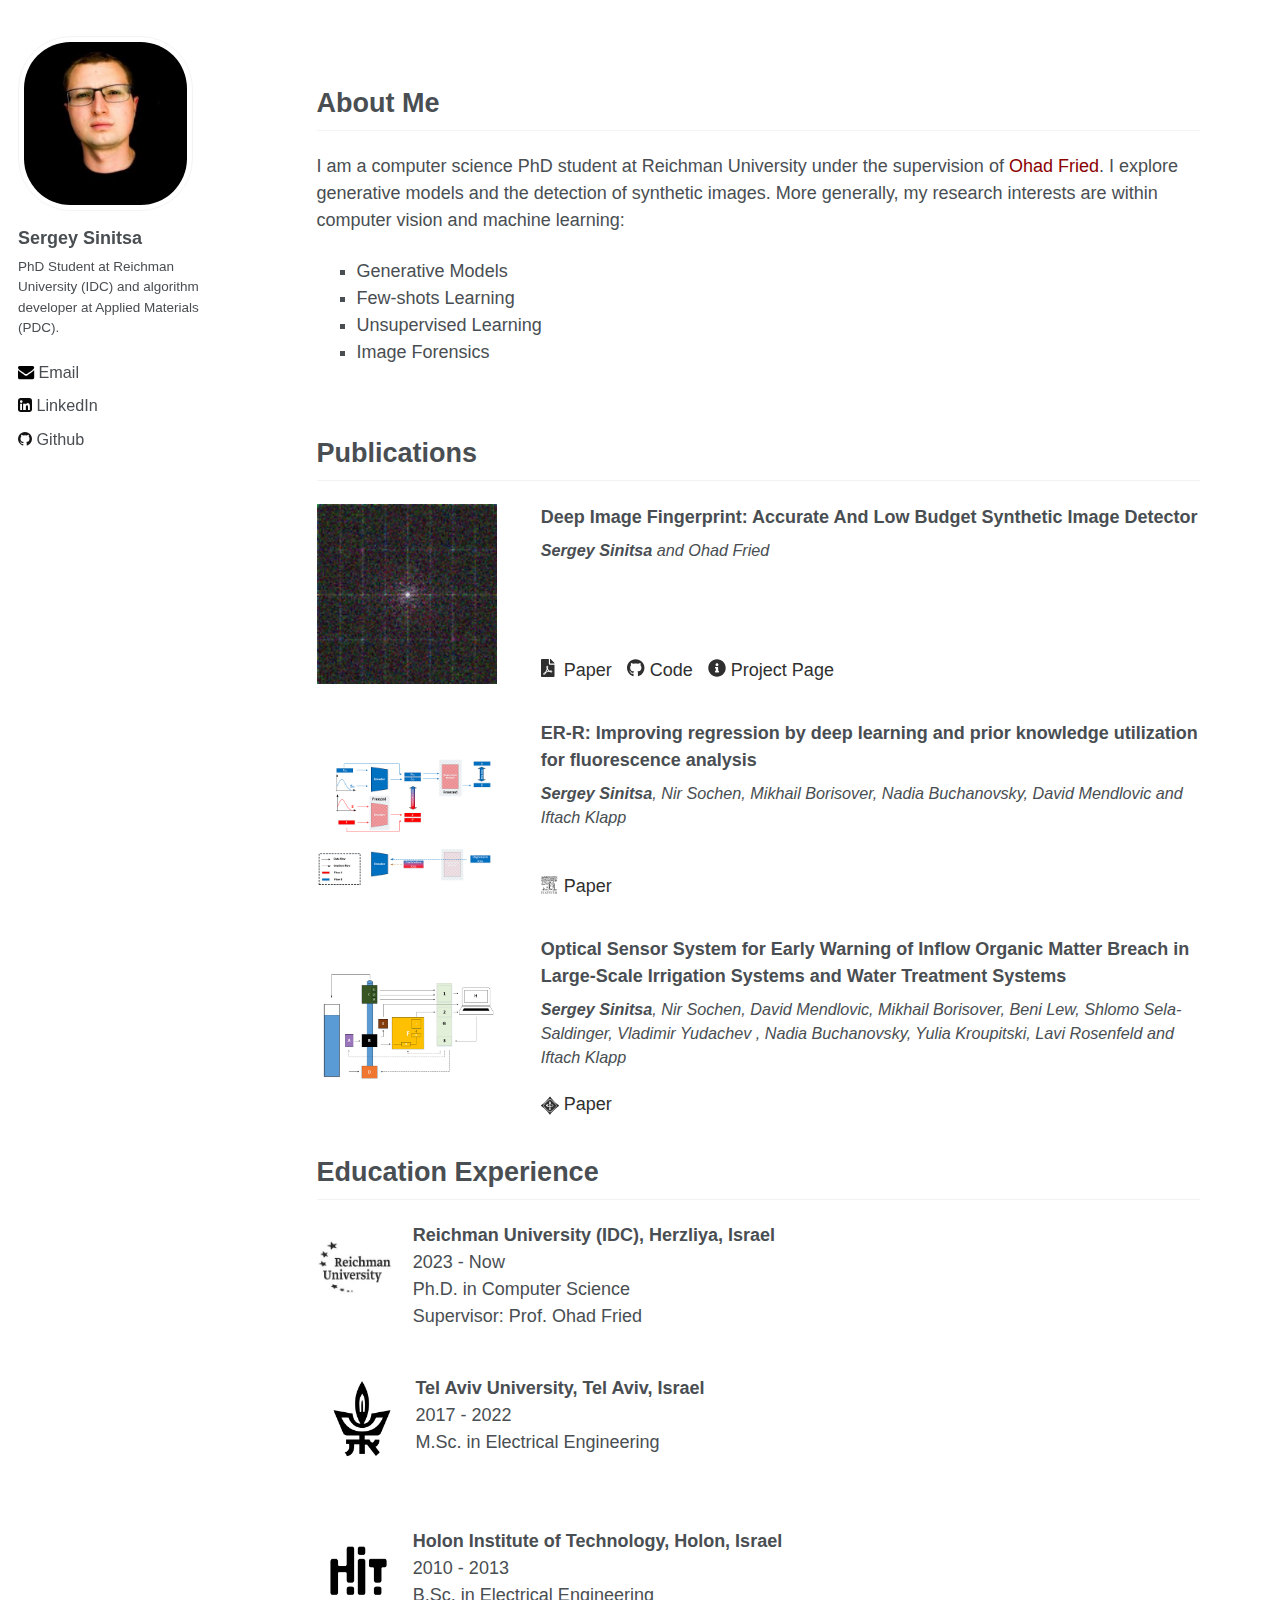
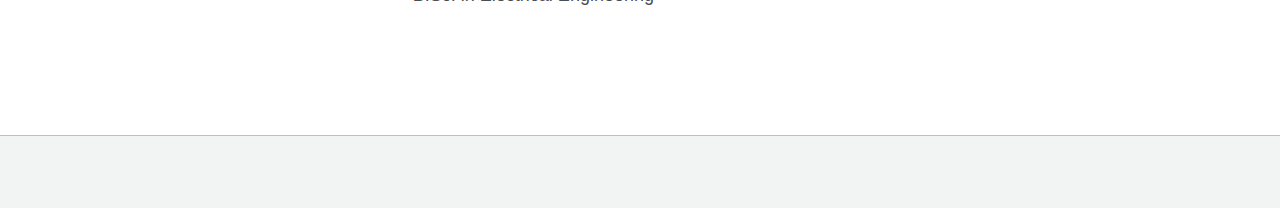
<file: index.html>
<!DOCTYPE html>
<html lang="en" class=" js ">
<head>

    <meta http-equiv="Content-Type" content="text/html; charset=UTF-8"> <!-- begin SEO --><title>Sergey Sinitsa</title>
    <meta property="og:locale" content="en-US">
    <meta property="og:site_name" content="Sergey Sinitsa">
    <meta property="og:title" content="Sergey Sinitsa">
    <meta property="og:url" content="https://sergo2020.github.io/">
    <meta property="og:description" content="About me">

    <link rel="canonical" href="https://sergo2020.github.io/">
    <link href="https://Sergo2020.github.io" type="application/atom+xml" rel="alternate" title="Sergey Sinitsa">

    <meta name="HandheldFriendly" content="True">
    <meta name="viewport" content="width=1280">
    <meta http-equiv="cleartype" content="on">
    <meta name="msapplication-TileColor" content="#000000">
    <meta name="theme-color" content="#ffffff">

    <link rel="stylesheet" href="./main_files/main.css">
    <link href="https://cdnjs.cloudflare.com/ajax/libs/font-awesome/4.3.0/css/font-awesome.css"
          rel="stylesheet" type='text/css'>

</head>
<body>
<div id="main" role="main">
    <div class="sidebar sticky">
        <div itemscope="" itemtype="http://schema.org/Person">
            <div class="author__avatar"><img src="./main_files/avatar.jpg" class="author__avatar"
                                             alt="Sergey Sinitsa"></div>
            <div class="author__content"><h3 class="author__name">Sergey Sinitsa</h3>
                <p class="author__bio">PhD Student at Reichman University (IDC) and algorithm developer at Applied
                    Materials (PDC).</p></div>
            <div class="author__urls-wrapper">
                <ul class="author__urls social-icons">
                    <li><a href="mailto:sergey.sinitsa@post.runi.ac.il">
                        <i class="fa fa-envelope" aria-hidden="true"></i> Email</a></li>
                    <li><a href="https://www.linkedin.com/in/serge2020/"><i
                            class="fa fa-linkedin-square" style="color: #0a0a0a" aria-hidden="true"></i> LinkedIn</a>
                    </li>
                    <li><a href="https://github.com/Sergo2020"><i
                            class="fa fa-github" aria-hidden="true"></i> Github</a></li>
                </ul>
            </div>
        </div>
    </div>

    <article class="page" itemscope="" itemtype="http://schema.org/CreativeWork">
        <meta itemprop="headline" content="">
        <meta itemprop="description" content="About me">
        <div class="page__inner-wrap">
            <header><h1 class="page__title" itemprop="headline"></h1></header>
            <section class="page__content" itemprop="text">
                <h2>About Me</h2>
                <p>
                    I am a computer science PhD student at Reichman University under the supervision of <a
                        href="https://www.ohadf.com/">Ohad Fried</a>. I
                    explore generative models and the detection of synthetic images. More generally, my research
                    interests are within computer vision and machine learning:</p>
                <ul style="list-style-type: square;">
                    <li>Generative Models</li>
                    <li>Few-shots Learning</li>
                    <li>Unsupervised Learning</li>
                    <li>Image Forensics</li>
                </ul>
                <br>
                <h2>Publications</h2>
                <!-- DIF                -->
                <div class="pub_section">
                    <div class="pub_img">
                        <img src="./main_files/dif_logo.png">
                    </div>
                    <div class="pub_column">
                        <div class="pub_title">
                            <p>Deep Image Fingerprint: Accurate And Low Budget Synthetic Image Detector</p>
                        </div>
                        <div class="pub_authors">
                            <p><i><strong>Sergey Sinitsa</strong> and Ohad Fried</i></p>
                        </div>
                        <div class="pub_links">
                            <div class="pub_link">
                                <a class="pub_link" href="https://arxiv.org/abs/2303.10762">
                            <span class="icon">
                            <svg class="svg-inline--fa fa-file-pdf" aria-hidden="true" focusable="false"
                                 data-prefix="fas"
                                 data-icon="file-pdf" role="img"
                                 xmlns="http://www.w3.org/2000/svg" viewBox="0 0 512 512"><path
                                    d="M181.9 256.1c-5-16-4.9-46.9-2-46.9 8.4 0 7.6 36.9 2 46.9zm-1.7 47.2c-7.7 20.2-17.3 43.3-28.4 62.7 18.3-7 39-17.2 62.9-21.9-12.7-9.6-24.9-23.4-34.5-40.8zM86.1 428.1c0 .8 13.2-5.4 34.9-40.2-6.7 6.3-29.1 24.5-34.9 40.2zM248 160h136v328c0 13.3-10.7 24-24 24H24c-13.3 0-24-10.7-24-24V24C0 10.7 10.7 0 24 0h200v136c0 13.2 10.8 24 24 24zm-8 171.8c-20-12.2-33.3-29-42.7-53.8 4.5-18.5 11.6-46.6 6.2-64.2-4.7-29.4-42.4-26.5-47.8-6.8-5 18.3-.4 44.1 8.1 77-11.6 27.6-28.7 64.6-40.8 85.8-.1 0-.1.1-.2.1-27.1 13.9-73.6 44.5-54.5 68 5.6 6.9 16 10 21.5 10 17.9 0 35.7-18 61.1-61.8 25.8-8.5 54.1-19.1 79-23.2 21.7 11.8 47.1 19.5 64 19.5 29.2 0 31.2-32 19.7-43.4-13.9-13.6-54.3-9.7-73.6-7.2zM377 105L279 7c-4.5-4.5-10.6-7-17-7h-6v128h128v-6.1c0-6.3-2.5-12.4-7-16.9zm-74.1 255.3c4.1-2.7-2.5-11.9-42.8-9 37.1 15.8 42.8 9 42.8 9z"/>
                                 </svg>
                            </span>
                                    Paper
                                </a>
                            </div>
                            &nbsp; &nbsp;
                            <div class="pub_link">
                                <a href="https://github.com/Sergo2020/DIF_pytorch_official">
                            <span class="icon">
                            <svg class="svg-inline--fa fa-github" aria-hidden="true"
                                 focusable="false"
                                 data-prefix="fab"
                                 data-icon="github" role="img" xmlns="http://www.w3.org/2000/svg" viewBox="0 0 512 512"
                                 data-fa-i2svg=""><path fill="currentColor"
                                                        d="M165.9 397.4c0 2-2.3 3.6-5.2 3.6-3.3 .3-5.6-1.3-5.6-3.6 0-2 2.3-3.6 5.2-3.6 3-.3 5.6 1.3 5.6 3.6zm-31.1-4.5c-.7 2 1.3 4.3 4.3 4.9 2.6 1 5.6 0 6.2-2s-1.3-4.3-4.3-5.2c-2.6-.7-5.5 .3-6.2 2.3zm44.2-1.7c-2.9 .7-4.9 2.6-4.6 4.9 .3 2 2.9 3.3 5.9 2.6 2.9-.7 4.9-2.6 4.6-4.6-.3-1.9-3-3.2-5.9-2.9zM244.8 8C106.1 8 0 113.3 0 252c0 110.9 69.8 205.8 169.5 239.2 12.8 2.3 17.3-5.6 17.3-12.1 0-6.2-.3-40.4-.3-61.4 0 0-70 15-84.7-29.8 0 0-11.4-29.1-27.8-36.6 0 0-22.9-15.7 1.6-15.4 0 0 24.9 2 38.6 25.8 21.9 38.6 58.6 27.5 72.9 20.9 2.3-16 8.8-27.1 16-33.7-55.9-6.2-112.3-14.3-112.3-110.5 0-27.5 7.6-41.3 23.6-58.9-2.6-6.5-11.1-33.3 2.6-67.9 20.9-6.5 69 27 69 27 20-5.6 41.5-8.5 62.8-8.5s42.8 2.9 62.8 8.5c0 0 48.1-33.6 69-27 13.7 34.7 5.2 61.4 2.6 67.9 16 17.7 25.8 31.5 25.8 58.9 0 96.5-58.9 104.2-114.8 110.5 9.2 7.9 17 22.9 17 46.4 0 33.7-.3 75.4-.3 83.6 0 6.5 4.6 14.4 17.3 12.1C428.2 457.8 496 362.9 496 252 496 113.3 383.5 8 244.8 8zM97.2 352.9c-1.3 1-1 3.3 .7 5.2 1.6 1.6 3.9 2.3 5.2 1 1.3-1 1-3.3-.7-5.2-1.6-1.6-3.9-2.3-5.2-1zm-10.8-8.1c-.7 1.3 .3 2.9 2.3 3.9 1.6 1 3.6 .7 4.3-.7 .7-1.3-.3-2.9-2.3-3.9-2-.6-3.6-.3-4.3 .7zm32.4 35.6c-1.6 1.3-1 4.3 1.3 6.2 2.3 2.3 5.2 2.6 6.5 1 1.3-1.3 .7-4.3-1.3-6.2-2.2-2.3-5.2-2.6-6.5-1zm-11.4-14.7c-1.6 1-1.6 3.6 0 5.9 1.6 2.3 4.3 3.3 5.6 2.3 1.6-1.3 1.6-3.9 0-6.2-1.4-2.3-4-3.3-5.6-2z"></path></svg>
                            </span>
                                    Code
                                </a>
                            </div>
                            &nbsp; &nbsp;
                            <div class="pub_link">
                                <a href="./DIF">
                            <span class="icon">
                                <svg class="svg-inline--fa fa-file-pdf" aria-hidden="true" focusable="false"
                                     data-prefix="fas"
                                     data-icon="info-circle" role="img"
                                     xmlns="http://www.w3.org/2000/svg" viewBox="0 0 512 512"><path
                                        d="M256 8C119.043 8 8 119.083 8 256c0 136.997 111.043 248 248 248s248-111.003 248-248C504 119.083 392.957 8 256 8zm0 110c23.196 0 42 18.804 42 42s-18.804 42-42 42-42-18.804-42-42 18.804-42 42-42zm56 254c0 6.627-5.373 12-12 12h-88c-6.627 0-12-5.373-12-12v-24c0-6.627 5.373-12 12-12h12v-64h-12c-6.627 0-12-5.373-12-12v-24c0-6.627 5.373-12 12-12h64c6.627 0 12 5.373 12 12v100h12c6.627 0 12 5.373 12 12v24z"/>
                                 </svg>
                            </span>
                                    Project Page
                                </a>
                            </div>

                        </div>
                    </div>
                </div>
                <!-- ERR                -->
                <div class="pub_section">
                    <div class="pub_img">
                        <img src="./main_files/err_img.PNG">
                    </div>
                    <div class="pub_column">
                        <div class="pub_title">
                            <p>ER-R: Improving regression by deep learning and prior knowledge utilization for
                                fluorescence analysis</p>
                        </div>
                        <div class="pub_authors">
                            <p><i><strong>Sergey Sinitsa</strong>, Nir Sochen, Mikhail Borisover, Nadia Buchanovsky,
                                David Mendlovic and Iftach Klapp</i></p>
                        </div>
                        <div class="pub_links">
                            <div class="pub_link">
                                <a class="pub_link"
                                   href="https://www.sciencedirect.com/science/article/abs/pii/S0169743923000357">
                                    <span class="icon">
                                        <svg aria-hidden="true" width="100%" height="100%" viewBox="0 0 256 256"
                                             role="img"
                                             xmlns="http://www.w3.org/2000/svg">
                                              <path
                                                      d="m 64.669897,96.6249 c 2.479613,-1.3198 3.919388,-2.91955 4.159351,-4.79925 0.399937,-1.67974 -1.119825,-1.51977 -1.479769,-1.19982 -1.399782,1.11983 -3.1995,2.83956 -4.919232,3.99938 a 17.997189,17.997189 0 0 0 -2.399625,0.31996 c -0.199969,-0.08 -0.439931,-0.39994 -0.31995,-0.51992 1.559756,-0.99984 3.279488,-1.99969 4.399313,-3.31948 0.719887,-0.83987 0.399937,-1.59975 -0.999844,-1.75973 -1.559756,-0.23996 -3.399469,0.39994 -4.839244,1.67974 -2.439619,2.07968 -3.599438,6.67896 -3.8394,9.5985 -0.519919,0.47992 -0.679894,0.47992 -1.199813,0.71988 a 12.158101,12.158101 0 0 1 1.2798,-9.47852 c 0.239963,-0.59991 0.07999,-1.55976 -0.799875,-1.83971 -0.519919,-0.19997 -0.759881,-0.08 -0.999844,0.47992 -1.199812,3.43947 -3.279487,4.91923 -6.199031,7.0789 -0.279956,0.23996 -2.919544,1.67974 -3.599438,2.07967 -2.319637,-0.71988 -4.919231,-5.03921 -7.118888,-8.2787 a 1.9996876,1.9996876 0 0 0 -1.9197,-0.83987 c -4.79925,0.51992 -8.358694,0.15996 -10.918294,-3.59944 -1.159819,-1.55976 -1.679738,-1.83971 -3.119513,-0.47993 -1.59975,1.67974 -3.1995,2.95954 -4.79925,4.31933 -0.839869,0.51993 -1.439775,0.35995 -1.799719,-0.71988 A 30.27527,30.27527 0 0 1 11.638182,79.9875 c 0,-1.43977 0.159975,-3.59943 0.199969,-4.99921 A 12.318076,12.318076 0 0 0 8.7986255,72.9486 c -4.039369,-1.9197 -8.718638,-6.399 -8.75863175,-7.71879 0,-0.31994 0.23996252,-1.11983 1.35978755,-1.75973 5.8790816,-2.59959 10.4383697,-0.39993 12.1980947,-0.6799 1.479769,-0.11998 1.959694,-1.19981 1.719731,-3.31948 A 11.598188,11.598188 0 0 1 19.07702,49.07233 c 1.999687,-2.11967 1.839712,-4.4793 1.359787,-7.0789 -0.239962,-1.19981 -0.519918,-1.51976 -1.719731,-1.39978 -3.1995,0.71989 -3.039525,0.79988 -3.639431,3.59944 -0.359944,1.79972 -0.999844,3.63943 -1.999688,5.1192 -1.2798,2.03968 -2.999531,3.75941 -4.519294,5.55913 -0.5199188,0.7199 -1.1198251,0.7199 -1.8797064,0.23997 A 10.478363,10.478363 0 0 1 2.5596001,41.87346 C 3.0795189,40.47368 3.8394002,38.99391 4.679269,38.23403 L 5.0792065,38.394 c 0,0.23996 0,0.55991 -0.079987,0.79988 l -0.95985,2.95953 c -1.1998126,3.47946 -0.9998438,6.75895 1.3197938,9.71849 0.7598813,0.95985 1.4397751,1.2398 1.8397126,0.79987 1.4797688,-1.47977 2.9995311,-2.87955 4.2793321,-4.4793 1.59975,-1.79972 2.039681,-3.99937 1.59975,-6.27902 A 39.833777,39.833777 0 0 0 12.638027,39.31386 C 12.398064,38.07405 11.878145,38.15404 11.278239,38.91392 9.8384635,40.3537 9.1585698,41.51351 8.478676,44.1931 a 2.0796751,2.0796751 0 0 1 -0.6798938,0.95985 2.7995627,2.7995627 0 0 1 -0.31995,-1.39979 C 7.8787697,41.35354 8.4386822,39.23387 9.9584448,37.67411 10.958288,36.59428 10.718326,35.99438 9.758476,35.714421 6.3190134,34.754571 3.3594757,33.794721 0.75988179,30.59522 A 2.8795502,2.8795502 0 0 1 0.03999375,28.835495 c 0,-0.679901 0.35994377,-1.199812 1.11982505,-1.759725 3.0395252,-2.079675 6.0790504,-4.239337 9.0785822,-4.879238 1.199812,-0.239962 1.839712,-0.319958 2.439618,-0.399945 C 11.318232,17.557249 9.8784568,12.478043 9.0785818,7.75878 c 0,-0.95985 0.6798937,-3.599438 1.0398372,-4.359319 0.679894,-0.07999 1.479769,-0.07999 2.679582,0.359944 1.399781,0.479925 2.679581,1.359787 3.959381,2.159662 1.239807,0.719896 1.59975,0.719896 2.399625,-0.399929 1.399782,-2.039682 2.999532,-3.8394 5.119201,-4.919232 C 24.996095,0.239963 25.47602,0 25.955945,0 c 0.679894,0 1.199813,0.399938 1.879707,1.439775 1.159818,1.879706 2.159662,4.039369 3.1995,5.999063 1.199812,2.039681 2.479612,2.159663 4.319325,0.839869 2.039681,-1.359788 3.879394,-2.679582 5.7591,-4.239338 1.759725,-1.359788 2.23965,-1.359788 4.159351,-0.03999 1.719731,1.199813 3.599437,3.399469 4.519294,5.319169 0.199968,0.359936 4.199344,-1.799719 4.319325,-2.759569 0.159975,-1.719731 0.6399,-2.959537 1.2798,-4.359319 C 56.231216,0.479925 57.431028,0 58.51086,0 c 0.999843,0 2.87955,1.119825 4.279331,1.999688 l 3.039525,1.759725 c 1.59975,0.879862 1.679738,0.879862 2.639588,-0.599907 1.079831,-1.679737 1.999687,-1.999687 4.239338,-1.999687 4.399312,0 8.398688,1.119825 11.438213,4.759256 0.559912,0.719896 1.079831,0.799875 1.759725,0.11999 1.239806,-1.2798 2.399625,-1.759726 4.719263,-1.759726 h 4.079362 c 0.919857,0 1.519763,0.07999 2.359632,-1.119825 C 98.184662,1.559764 99.464462,8e-6 101.26418,8e-6 c 2.87955,0 6.63896,4.039369 8.55866,7.518825 L 108.823,8.038752 a 20.476801,20.476801 0 0 0 -7.51883,-4.719263 c -1.759721,-0.719887 -2.519602,0 -2.279639,1.799719 0.239962,2.119669 0.799867,4.279332 1.319789,6.399001 0.59991,1.959693 2.31964,3.679425 4.23934,4.519294 l 0.11998,0.719887 c -0.31995,-0.07999 -0.71989,-0.199977 -1.19981,-0.23997 a 8.7586317,8.7586317 0 0 0 -3.759412,0.119989 c -2.399625,0.599906 -4.599281,1.639744 -6.758944,2.5596 -1.079831,0.519927 -1.079831,0.799875 -0.159975,1.679738 1.199812,1.119825 2.319638,2.399625 3.679425,3.399469 3.879396,2.919544 7.718796,2.319637 11.998126,0.679901 l 1.99969,-0.679901 c 1.79972,-0.31995 3.71942,0.399945 5.19919,1.759725 l 4.31932,3.879394 c 1.35979,1.319793 1.67974,2.479612 0.79988,4.119356 -1.39979,2.759569 -2.95954,5.559129 -4.5193,8.238709 a 2.6795814,2.6795814 0 0 1 -0.99984,1.03984 c -0.51991,-0.39994 -0.99985,-1.39978 -0.47992,-2.27964 1.9197,-2.39963 3.11951,-5.759103 3.51945,-8.038746 0.39995,-2.239651 -0.79987,-3.279488 -2.91954,-2.719576 l -1.79972,0.679894 c -0.75989,0.279964 -1.03984,0 -1.19981,-0.799867 -0.27996,-0.679902 -0.63991,-1.119825 -0.87987,-1.839712 -0.47991,-1.199813 -1.19981,-1.599751 -2.19965,-0.799867 -1.79972,1.119825 -3.07952,2.23965 -4.15935,3.999375 a 15.157632,15.157632 0 0 0 -1.67974,9.318549 c 0.04,0.39993 0.35993,0.67989 0.5999,0.91985 a 1.7197313,1.7197313 0 0 0 0.79987,-0.79987 c 0.55992,-1.39979 0.91986,-2.79957 1.15982,-4.31933 0.11997,-0.839868 0.23996,-2.35963 0.51991,-3.119512 0.19998,-0.399937 0.83987,-0.239962 1.19981,-0.119981 0.91986,0.359944 1.2798,0.799875 1.39979,1.439775 -1.79972,2.279648 -2.91955,5.679118 -4.11936,8.718638 -0.19997,0.39994 -0.95985,0.91986 -1.43978,0.91986 -0.5599,-0.04 -1.31979,-0.51992 -1.47976,-0.99985 -0.7199,-1.9197 -1.99969,-3.7994 -2.519611,-5.7191 -1.319794,-6.518986 -1.719732,-6.878929 -1.999688,-7.278867 A 40.07374,40.07374 0 0 0 87.946253,19.436988 c -0.31995,-0.319958 -0.479925,-0.679902 -0.719887,-0.95985 0.359943,-0.159975 0.6399,-0.479926 0.999843,-0.599915 1.239807,-0.519911 2.519607,-0.999844 3.799407,-1.439775 1.59975,-0.599898 2.719575,-1.59975 3.439463,-3.079519 0.439923,-0.839869 1.039837,-1.679737 1.519762,-2.519606 C 97.664735,9.63851 97.584747,8.99861 96.704885,7.958773 A 6.1990316,6.1990316 0 0 0 90.385872,5.999079 c -2.439619,0.599906 -3.959381,2.359631 -4.719263,4.679269 -0.31995,0.799875 -0.399937,1.719731 -0.399937,2.599594 0,1.319794 0.399937,1.59975 1.479769,0.919856 1.799718,-1.479769 3.799406,-2.679581 5.719106,-3.959381 -0.879862,2.039681 -2.159662,3.639431 -3.919388,4.79925 -1.199812,0.759889 -2.399625,1.399781 -3.599437,2.079675 -0.999844,0.719879 -1.359788,0.399929 -1.679738,-0.799875 -0.279956,-1.2798 -0.159975,-2.599594 -0.159975,-3.879394 A 8.4786755,8.4786755 0 0 0 77.427896,3.919404 L 74.26839,2.59961 a 3.0395252,3.0395252 0 0 0 -1.199813,2.759569 c 0.239963,3.479456 0.759882,5.999063 1.359788,8.9586 0.559912,1.199813 1.879706,1.679738 3.239494,1.9197 0.799875,-0.399929 1.439775,-1.519762 0.359944,-3.279487 L 76.468046,9.878473 C 76.308071,9.478543 76.108102,9.1186 75.988121,8.67866 c -0.03999,-0.159983 -0.119981,-0.439931 0,-0.6399 0.199969,0.07999 0.399938,0.07999 0.799875,0.479917 1.999688,2.159663 3.599438,4.599282 4.639276,7.638807 0.399937,1.199812 0.03999,1.679737 -1.119826,1.799719 -2.639587,0.239962 -5.319169,0.399937 -7.878769,0.95985 -4.199344,0.879862 -5.599125,2.399625 -7.118888,5.199188 -0.6399,1.199812 -0.95985,1.959693 -0.999843,2.679581 1.479768,0.119981 3.159506,0.03999 5.559131,-0.399938 a 15.917513,15.917513 0 0 0 5.7591,-1.879706 c 1.119826,-1.319794 1.999688,-2.639588 3.679426,-3.8394 0.479925,-0.359952 1.59975,-0.479933 2.039681,-0.239971 A 21.996564,21.996564 0 0 1 92.345566,31.23512 c 0.159975,0.479918 0.6399,0.959851 0.879862,1.359788 0.479925,0.559905 0.279949,0.759873 -0.399937,0.71988 -0.95985,-0.279957 -1.999688,-0.519911 -2.87955,-0.879863 -0.359944,-0.159975 -0.6399,-0.719887 -0.799875,-1.119825 l -0.879863,-2.479613 c -0.479925,-0.999843 -0.719887,-0.999843 -1.719731,-0.639908 -0.519919,0.199969 -1.079831,0.399946 -1.9197,0.799875 -0.719888,0.279957 -1.079832,0.399938 -1.239807,-0.399929 -0.239962,-1.199813 -0.559912,-2.399625 -0.839868,-3.479457 -0.479925,-1.319793 -0.999844,-1.59975 -2.279644,-0.95985 -2.399625,1.239807 -4.159351,3.079519 -5.359163,5.479144 -1.119825,2.319638 -1.559756,3.919388 -0.519919,10.078428 0.239963,1.19981 1.199813,2.67958 2.319638,3.03952 l 10.398375,3.1995 c 0.519919,0 0.839869,0.59991 0.199969,0.99985 -1.2798,0.87986 -2.679581,1.63974 -3.999375,2.47961 -0.679894,0.39994 -1.039838,0.19996 -1.359788,-0.39994 a 8.1587255,8.1587255 0 0 0 -4.279331,-3.91939 c -0.679894,-0.31995 -1.039838,-0.19996 -1.319794,0.51992 -0.479925,1.11983 -0.999844,2.75957 -1.439775,3.91939 -0.239963,0.59992 -0.519919,0.83987 -1.199813,0.39995 -2.959537,-2.47962 -6.07905,-2.5996 -9.718481,-2.11967 -1.799719,0.23996 -2.639588,0.71989 -2.199657,2.5196 0.999844,4.99922 5.359163,7.31886 9.078582,8.91861 a 2.5196064,2.5196064 0 0 0 1.2798,-0.99984 c 0.559913,-0.79988 0.399938,-1.59975 -0.399938,-2.31964 -1.439775,-1.23981 -4.4793,-2.67958 -5.999062,-4.03937 -0.239963,-0.79987 1.479768,-1.51976 2.399625,-0.91986 2.719575,1.23981 4.79925,3.47946 6.958913,5.59913 1.119825,1.07983 1.639744,0.95985 1.999687,-0.59991 0.399938,-1.19982 0.799875,-3.03953 1.159819,-4.39932 0.199969,-0.71989 0.6399,-0.47992 0.799875,-0.04 0.279956,1.03984 0.599906,2.39962 0.599906,3.59944 0,1.2798 -0.439931,2.39962 -0.799875,3.59943 -0.239962,1.19982 -1.159818,1.83972 -2.159662,1.59975 -4.599282,-0.43993 -8.078738,1.71974 -10.918295,1.79972 -0.6399,0 -1.999687,-0.39993 -2.679581,-0.71989 -0.999844,-0.79987 0.479925,-0.87987 0.799875,-0.87987 1.199813,0 2.999531,0 3.959382,-0.51992 -0.279957,-0.39993 -0.799876,-0.83987 -1.239807,-1.15982 -2.5596,-2.07968 -5.43915,0.11998 -7.638806,1.23981 -1.239807,0.6799 -1.319794,0.83986 -0.799876,2.15966 0.799876,1.99969 2.239651,2.75957 4.199344,2.75957 1.119826,0 2.199657,0.15997 3.359476,0.11998 a 3.9993752,3.9993752 0 0 0 1.59975,-0.39993 c 1.479769,-0.55992 2.799562,-1.2798 4.15935,-1.87971 1.679738,-0.23996 1.639744,0.59992 0.879863,1.43978 l -3.399469,2.07967 c -0.359944,0.19997 -0.759882,0.31995 -0.999844,0.55992 -0.479925,0.35995 -1.079832,0.95985 -0.999844,1.19981 0.239962,0.43994 0.719888,0.91985 1.2798,1.11982 1.59975,0.47994 3.1995,0.7199 4.719263,1.07983 2.479612,0.47993 3.51945,-0.19996 4.199344,-2.63958 0.359944,-1.35979 0.799875,-2.63959 1.439775,-3.8794 0.399937,-0.79986 0.879862,-0.87986 1.359787,-0.08 1.679738,3.11951 3.439463,6.15903 5.239182,9.19856 0.31995,0.6799 0,0.99984 -0.6399,0.91985 -3.879394,-0.39994 -7.718794,-0.83986 -11.598188,-1.43977 -1.319794,-0.19998 -2.599594,-1.03984 -3.919388,-1.59975 -1.999688,-0.91986 -3.999375,-1.75973 -6.279019,-1.67974 -1.959694,0.04 -3.079519,1.19981 -2.399625,3.07952 0.879862,2.67958 1.879706,5.43915 2.959538,8.11873 0.759881,1.83971 2.5596,2.51961 4.519294,2.67958 0.919856,0.11998 0.599906,-0.51992 0.359943,-0.95985 l -3.1995,-6.91892 c -0.399937,-1.15981 -0.07999,-1.31979 0.559913,-0.35995 1.759725,2.63959 3.599437,5.1592 5.199187,7.83878 0.95985,1.67974 -0.239962,2.15966 -1.439775,2.19965 -4.039369,-0.39993 -7.718794,-1.79971 -11.598188,-3.27948 -0.399937,-0.15998 -0.95985,-0.99985 -0.839869,-1.35979 0.719888,-0.67989 1.599751,0 2.399626,0 0.919856,0.15998 1.319793,-0.23996 0.95985,-0.95985 a 3.6794252,3.6794252 0 0 0 -1.959694,-1.79972 23.87627,23.87627 0 0 0 -5.759101,-2.07967 c -1.199812,-0.23996 -1.999687,0.27995 -1.759725,1.35978 0.31995,1.39978 0.95985,2.63959 1.679738,4.07937 0.199969,0.39993 0.199969,0.95985 0.07999,1.35978 -0.719887,-0.04 -1.59975,0.19997 -4.599281,-1.07983 -2.999531,-1.2398 -3.039525,-2.07967 -3.039525,-5.7591 0,-0.79987 0,-2.35963 0.159975,-3.07952 0.31995,-0.99984 0.399937,-1.19981 1.319794,-1.03984 3.119512,0.6399 6.279019,1.47977 9.358538,2.95954 0.919856,0.39994 1.799718,1.19982 2.759569,1.55976 0.799875,0.27996 1.199812,0 1.079831,-0.79988 a 2.7995627,2.7995627 0 0 0 -1.759725,-2.39962 c -3.279488,-1.39978 -6.558976,-2.95954 -9.838463,-4.27933 -0.799875,-0.31995 -1.079832,-0.6799 -0.6399,-1.51977 1.319793,-2.15966 1.999687,-4.67926 1.439775,-7.39884 0,-0.19997 0.239962,-0.47993 0.479925,-0.71989 a 1.9996876,1.9996876 0 0 1 1.479769,1.83971 c 0.239962,2.31964 1.799718,3.91939 3.319481,5.47914 3.079519,3.1995 3.079519,3.1995 7.398844,2.15966 0.559913,-0.08 0.95985,-0.47992 1.439775,-0.79986 -0.399937,-0.31996 -0.799875,-0.87987 -1.359787,-1.11983 -0.799875,-0.39994 -1.679738,-0.63991 -2.5596,-0.99984 -2.879551,-1.07983 -3.719419,-3.11951 -2.759569,-6.15904 a 103.98376,103.98376 0 0 0 2.679581,-8.35869 c 0.31995,-1.3198 0.399938,-2.71958 0.479925,-4.11936 0,-0.79988 0.599906,-0.79988 1.079831,-0.87986 l 6.279019,-0.39994 c 1.599751,-0.11998 3.399469,-1.99969 4.039369,-3.07952 l 2.079676,-3.39947 a 4.359319,4.359319 0 0 0 -4.279332,-0.6399 c 0.479925,-1.55975 1.119825,-3.039523 1.119825,-4.519292 0,-0.95985 -0.239962,-2.119669 -0.6399,-3.119513 -0.399937,-0.95985 -1.079831,-1.119825 -1.879706,-0.519911 -1.519763,1.2798 -2.799563,2.799563 -3.279488,4.879238 -0.479925,2.079678 -1.359788,5.879078 -0.919856,6.558978 0.95985,-0.71989 2.23965,-1.67974 3.079519,-1.9197 0.399937,-0.11998 1.079831,-0.04 1.439775,0.23996 -1.399782,1.31979 -3.079519,2.39963 -4.639275,3.1995 -1.159819,0.51992 -1.599751,-0.15997 -1.399782,-1.2798 1.359788,-5.19919 0.519919,-5.59913 0.07999,-8.158725 a 29.995314,29.995314 0 0 0 -3.879394,-8.958601 c -0.559913,-0.719879 -1.439775,-0.479925 -2.639588,0.95985 -1.9197,2.319638 -2.399625,4.279332 -3.399469,8.278707 l -0.239962,0.799875 -1.359788,1.199812 -0.599906,-0.679893 c 0.519919,-1.839713 1.079831,-2.919544 1.079831,-4.399313 0,-1.799719 -0.799875,-3.079519 -1.999688,-4.079363 -1.479768,0.95985 -2.839556,2.159663 -3.1995,2.799563 a 3.9593815,3.9593815 0 0 0 0.07999,4.559288 c 1.519762,2.67958 1.2798,5.35916 0.799875,8.51867 L 45.792845,42.35334 A 35.514452,35.514452 0 0 0 44.67302,36.27429 c -0.31995,-1.279803 -1.159819,-2.359634 -1.839712,-3.479459 -0.679894,-0.999844 -1.2798,-3.159507 -0.719888,-4.039369 0.799875,-1.399781 3.319482,-2.119669 4.279332,-3.399469 0.999843,-1.519763 0.519918,-2.159663 1.799718,-3.51945 0.759882,-0.919857 2.399626,-2.799563 3.599438,-2.159663 3.599438,1.799719 7.438838,2.199656 11.478207,1.679738 1.719731,-0.239955 2.079675,-0.199961 2.5596,-1.9197 0.399938,-1.439775 0.599906,-0.479933 2.039682,-0.95985 2.439618,-0.799876 3.719418,-2.999532 3.719418,-5.599126 0,-1.439775 0.07999,-2.919544 -0.07999,-4.399313 -0.119981,-1.2798 -0.599906,-2.519606 -0.999844,-3.679425 -0.31995,-0.759881 -0.839869,-0.599906 -1.199812,-0.03999 -0.999844,1.319793 -2.679582,3.919387 -3.599438,5.359162 -0.519919,0.839869 -0.95985,1.679738 -1.399781,2.5596 -0.239963,0.679894 -0.559913,0.839869 -1.159819,0.199969 A 13.037963,13.037963 0 0 0 61.030458,11.03826 c -1.319794,-0.839869 -1.439775,-3.479457 -0.919856,-5.159194 0.559912,0.319958 0.95985,0.95985 1.319793,1.799718 0.479925,1.119825 0.719888,2.399626 1.599751,2.799563 1.159818,0.599898 2.319637,-1.799719 2.159662,-3.439463 0,-0.199968 -0.119981,-0.799875 -0.399937,-1.199812 -1.2798,-2.279644 -4.199344,-4.119357 -5.999063,-4.119357 -2.079675,0 -3.399469,2.5596 -2.5596,4.999219 0.239962,0.6399 0.479925,1.119825 0.799875,1.719732 -4.919232,2.599594 -6.239026,4.239337 -8.19872,6.518981 -0.239962,0.279957 -0.479925,1.079832 -0.239962,1.479769 0.919856,1.759725 0.559912,2.359632 -1.319794,3.399469 -0.839869,0.479917 -1.999687,0.919856 -2.87955,1.199813 -0.119981,0.07999 -0.359944,-0.119982 -0.599906,-0.159975 a 1.1998126,1.1998126 0 0 1 0.239962,-0.479933 c 1.199813,-2.679582 2.519607,-5.239182 3.639432,-7.958757 1.199812,-2.919544 -1.439775,-5.639119 -3.799407,-6.558975 -1.559756,-0.599899 -2.799562,-0.239955 -3.8394,1.159818 -2.599594,3.119513 -3.159506,8.19872 0.479925,12.99797 0.559913,0.799875 0.399938,1.119825 -0.519919,1.199812 -2.079675,0.159975 -4.15935,0.399938 -6.319013,0.519919 a 8.398688,8.398688 0 0 0 -6.399,3.399469 c -0.479925,0.719896 -1.119825,0.879863 -1.799719,0.399938 -1.639744,-0.999844 -3.039525,-0.759874 -4.759256,0.239962 -2.799563,1.479769 -6.079051,2.639588 -7.87877,2.639588 -0.279956,0 -0.6399,-0.239963 -0.879862,-0.479925 0.159975,-0.239963 0.399937,-0.599898 0.999844,-0.799875 1.719731,-0.399938 3.119512,-0.839869 4.639275,-1.2798 0.279956,-0.279965 0.399938,-0.95985 0.559913,-1.239807 -0.279957,-0.399945 -0.879863,-0.919856 -1.319794,-0.95985 a 21.116701,21.116701 0 0 0 -4.359319,0 c -3.7994068,0.359936 -6.5989694,2.119669 -8.9985946,4.359319 -1.119825,1.119825 -1.1998125,2.279644 0,3.1995 2.7995627,1.999688 5.7990941,3.999376 9.5985006,2.999532 2.639588,-0.839869 4.279331,-2.799563 5.999063,-4.719263 1.439775,-1.519762 3.1995,-3.319481 4.879238,-1.399781 2.439618,2.799562 2.919543,5.719106 6.918919,5.199188 1.519762,-0.159975 2.159662,-0.679886 2.5596,-2.119669 l 0.31995,-1.719732 c 0.119981,-1.119825 -0.479925,-1.679737 -1.559756,-1.239806 -0.719888,0.239963 -1.359788,0.639908 -2.079676,0.799875 -0.399937,0.119981 -0.839868,-0.03999 -1.319793,-0.159967 0.03999,-0.399945 0.119981,-0.95985 0.399937,-1.199812 0.719888,-0.479917 1.59975,-0.879863 2.399625,-1.239807 2.999532,-0.799875 5.839088,-1.399781 8.798626,-1.999687 a 2.5596001,2.5596001 0 0 1 0.919856,0 l -0.279956,0.839868 c -1.079832,2.479613 -2.519607,3.239494 -4.4793,3.719419 -0.239963,0.239963 -0.719888,0.799875 -1.079832,1.9197 -1.239806,3.999376 -0.519919,8.158726 2.159663,11.038276 0.95985,1.07983 2.159662,1.95969 3.399469,2.71958 2.079675,1.19981 2.639587,3.1995 3.399469,5.31916 0.479925,1.3198 0.999844,2.63959 1.59975,3.95939 -1.679738,1.19981 -3.079519,2.59959 -4.039369,4.31932 -0.399938,0.39993 -0.719888,0.23996 -0.95985,-0.23996 l -1.159819,-2.83956 c -1.039838,-2.5196 -2.799563,-4.11935 -5.599125,-4.35932 -0.999844,-0.08 -1.999688,-0.23995 -2.959538,-0.35993 -1.159819,-0.11998 -1.9197,0.39993 -2.319638,1.71973 -1.559756,4.79925 -0.07999,8.9586 4.519294,11.5182 -3.679425,0.91986 -6.71895,2.39962 -8.598656,4.95922 0.199968,0.71988 1.319793,1.67974 2.759569,2.27965 3.599437,1.47977 7.278862,1.31979 10.678331,0.15998 1.999688,-0.71989 2.079676,-0.23997 2.439619,1.19981 l 0.999844,4.4793 c 0.239963,1.07984 -0.359944,1.67974 -1.359787,1.3198 C 34.954531,76.50805 28.43555,73.86846 23.716287,70.70895 a 24.796126,24.796126 0 0 0 -6.199032,-1.83971 c -0.719887,0.39994 -1.319793,0.91986 -1.959693,0.79988 A 35.074521,35.074521 0 0 1 9.6384863,67.58944 C 8.6786362,67.02954 8.6386425,66.74957 9.838455,66.5896 c 1.839713,0 5.199188,0.79987 6.918919,0.79987 1.679738,-0.51992 1.679738,-0.79987 0.6399,-1.51976 -4.039369,-3.1995 -8.5986565,-2.43962 -13.1179505,-1.67974 -1.5997501,0.31996 -1.7197314,1.07983 -0.7998751,2.35963 5.8390879,6.59897 10.1584136,6.55898 17.2773006,5.71911 4.639276,2.95954 9.278551,5.59913 14.677707,7.31886 l 0.119982,0.79987 c -3.879394,0.23996 -7.518826,0.87986 -11.038276,1.59975 -1.759725,0.35995 -2.119669,1.43978 -1.159819,3.03953 1.439775,2.31963 3.719419,3.39947 6.319013,4.03937 1.879707,0.55991 3.759413,0.39993 5.599125,-0.35995 2.159663,-0.99984 3.559444,-2.79956 5.599126,-3.91939 1.199812,-0.6399 3.1995,0.08 4.399313,0.39994 1.839712,0.59991 3.599437,1.39978 5.479144,1.67974 7.438837,0.99984 15.3576,1.67974 22.27652,1.11982 -0.839869,1.59975 -1.439776,3.11952 -1.999688,4.67927 -0.359944,0.95985 -0.03999,1.19982 0.95985,1.11983 1.439775,-0.04 2.87955,-0.87986 3.479456,-1.99969 0.119982,-1.11982 0.119982,-2.11967 0.359944,-3.23949 0.119981,-0.59991 0.279956,-1.43978 0.679894,-1.51977 0.279956,-0.04 1.999688,0.23997 1.799719,0.71989 -0.599906,1.75973 -1.119825,3.07952 -1.839713,4.79925 0.6399,0.11998 1.319794,0.23997 1.999688,0.23997 2.799563,0 3.239494,-0.39994 3.119513,-3.19951 a 11.598188,11.598188 0 0 0 -0.359952,-2.35963 c -0.359944,-2.07967 0.07999,-3.51945 1.879706,-4.4793 1.759725,-0.87986 3.599438,-0.5999 5.359163,-0.39993 a 32.794877,32.794877 0 0 1 15.157636,6.83893 c 2.19965,1.75972 0.27995,4.19934 0.27995,7.51882 0,2.07968 -0.39993,4.23934 -0.35993,5.31917 0.08,1.71973 0.79987,2.63959 1.43977,3.11951 1.9197,1.47977 4.03937,2.95954 6.07905,4.27934 2.07968,1.35978 3.11951,2.19965 5.59913,3.03952 0.55991,0.15997 1.2798,0.15997 1.75972,0.11997 a 6.3990004,6.3990004 0 0 0 -0.11998,-2.5596 c -1.19981,-0.79987 -2.87955,-1.19981 -4.79925,-1.83971 -0.35995,-0.11999 -0.71989,-0.59991 -0.91986,-1.03984 a 3.5994377,3.5994377 0 0 1 1.39979,-0.79987 l 3.11951,-0.67989 c 0.23996,-0.08 0.6399,-0.39994 0.79987,-0.6799 -0.15997,-0.27995 -0.39993,-0.63989 -0.6399,-0.67988 -1.2798,-0.39995 -2.95953,-0.67991 -4.03937,-0.95985 -0.39993,-0.11999 -0.5999,-0.47993 -0.91985,-0.83987 a 3.9193877,3.9193877 0 0 1 1.51976,-0.79987 l 3.1995,-0.39995 a 1.6797376,1.6797376 0 0 0 0.83987,-0.51991 c -0.11998,-0.31995 -0.27995,-0.71989 -0.51992,-0.83987 -0.67989,-0.31994 -3.95938,-1.51976 -4.31932,-1.8797 -0.27996,-0.27996 -0.35995,-0.6799 -0.47992,-1.19981 0.47992,-0.19997 1.07983,-0.39994 1.51976,-0.31995 l 2.67958,0.04 c 0.35995,0 0.79988,-0.23996 1.07983,-0.51993 a 2.3996251,2.3996251 0 0 0 -0.71988,-0.83987 c -1.2798,-0.79987 -1.75973,-1.35978 -3.1995,-1.99968 -0.6799,-0.39994 -0.99985,-0.79988 -1.11983,-1.63975 0.47993,-0.11998 1.19981,-0.19997 1.79972,-0.08 0.95985,0.23996 1.47977,0.5599 2.51961,0.71988 0.27995,0.08 0.79987,-0.04 1.11982,-0.11999 a 1.1198251,1.1198251 0 0 0 -0.27995,-0.79986 c -0.39993,-0.39994 -0.91986,-0.59992 -1.39979,-0.95985 -0.71988,-0.47993 -1.95969,-1.67974 -2.67958,-2.27965 -0.23995,-0.19997 -0.11997,-0.79987 -0.15996,-0.99984 l 0.79986,0.04 c 0.95985,0.19997 2.39963,0.59991 3.1995,0.71989 1.43978,0.27996 1.23981,0.08 0.63989,-0.95985 -0.87986,-0.79987 -1.79971,-1.31979 -2.63958,-2.23965 -0.23997,-0.31995 -0.15998,-0.83987 -0.11998,-1.2798 1.35978,0.08 2.75956,0.71989 3.99937,0.71989 0.11998,-0.23997 0.19997,-0.39994 0.19997,-0.71989 a 20.396814,20.396814 0 0 0 -0.99984,-2.39963 c -0.35996,-0.91985 0.11998,-1.2798 0.79986,-0.99984 0.95985,0.39995 2.47962,1.19981 3.51945,1.43978 0.39994,0.11998 0.91986,0 1.43978,-0.19997 -0.47992,-0.95985 -1.03984,-1.71973 -1.67974,-2.67958 -0.11997,-0.23997 0,-0.59991 0.19997,-0.87987 1.63974,0.47992 3.31948,1.59975 4.79925,1.99969 0.67989,0.27996 1.11982,0 1.2798,-0.31995 0.11998,-0.39994 -1.07983,-1.59975 -0.99984,-2.07967 0.04,-0.31995 0.11998,-0.39994 0.27995,-0.59991 l 2.79957,0.87986 c 2.03968,0.51992 3.1995,0.71989 3.51945,0.23997 0.39993,-0.11998 -0.04,-1.07983 -0.6399,-2.19965 1.59975,-0.11999 1.79971,0.6399 4.63927,1.19981 1.07983,0.27995 16.07749,-1.83971 22.15654,-3.71942 2.39962,-0.79988 5.19919,-1.99969 7.43884,-3.03953 l 0.71988,0.15997 c 1.71974,4.39931 5.35917,5.7591 9.07859,6.15904 1.07983,0.11998 2.23965,0.19997 3.39947,0.23995 1.07983,0 1.31979,-0.27995 0.99984,-1.35978 a 19.197001,19.197001 0 0 0 -5.55913,-9.43853 l -2.39963,-1.47977 c -1.03984,-1.07983 -0.91985,-2.31964 0.19997,-3.1995 1.9197,-1.2798 4.4793,-2.5196 6.399,-3.71942 2.79956,-1.79972 3.75941,-4.55929 3.59944,-7.47883 a 2.4796126,2.4796126 0 0 0 -1.03984,-1.95969 3.1195127,3.1195127 0 0 0 -1.43977,0.99984 c -0.75988,1.59975 -1.51977,2.91954 -2.19966,4.31933 -0.51993,0.27994 -1.07983,0.39993 -1.55976,0.5999 -0.11998,-0.47992 -0.39993,-0.95985 -0.27996,-1.43977 0.83987,-2.47962 3.03952,-4.4793 4.4793,-6.07905 0.5999,-0.99985 -0.27996,-1.39978 -0.71989,-1.3198 -1.59975,0.35995 -3.35947,0.95985 -4.55929,2.31964 a 32.234964,32.234964 0 0 0 -6.31901,13.07796 c -0.27995,1.2398 -0.79987,1.67974 -1.19981,2.83955 -0.51992,1.75973 -0.47993,2.15967 1.03984,3.2395 2.19965,1.43977 5.0792,2.75957 7.15888,4.23934 0.83987,0.91985 0.39994,1.2798 -0.47993,1.2398 a 8.2787067,8.2787067 0 0 1 -5.99906,-2.67958 c -0.79987,-0.87986 -1.47977,-1.43977 -2.39962,-1.55976 -2.15967,0.55992 -5.1592,1.43978 -7.39885,1.75973 -1.2798,0.23997 -2.27964,0.75988 -2.95954,1.95969 -0.43993,0.99985 -1.35978,1.19982 -2.39962,0.79988 -1.59975,-0.43993 -3.1995,-0.99985 -4.79925,-1.35979 a 17.997189,17.997189 0 0 0 -7.99875,0.55991 c -1.07983,0.15998 -1.3198,-0.08 -0.99985,-1.11982 0.27996,-1.3198 0.71989,-2.5996 0.95985,-3.8794 0.04,-0.5599 0.11999,-1.39978 -0.39993,-1.67973 -0.51991,0.23995 -1.2798,0.35993 -1.51976,0.71988 -0.83987,1.2398 -1.47977,2.5596 -2.27964,3.91938 -0.51992,1.07984 -0.71989,1.07984 -1.83971,0.59992 a 20.396814,20.396814 0 0 1 -4.5193,-2.75957 c -1.07983,-1.71973 -2.23965,-3.15951 -2.79956,-4.63928 -0.19997,-0.39993 0.39994,-0.71988 0.91986,-0.71988 1.19981,0.95985 2.63958,2.15967 3.71941,3.1995 0.71989,0.79988 0.95985,1.59975 1.43978,2.63959 0.11998,0.23997 1.2798,0.19997 1.47977,-0.23995 0.15997,-0.39994 0.35994,-0.99985 0.51991,-1.83971 0.39994,-1.59975 0.11998,-3.79941 -1.3198,-5.23919 -1.75972,-1.79971 -2.95953,-2.15966 -5.39915,-3.8394 -3.03953,-2.07967 -3.47946,-1.95969 -4.59928,0.08 -0.87987,1.67974 -1.47977,3.51945 -1.47977,5.59913 0.79987,4.87923 1.95969,6.87892 7.87877,9.91845 a 1.6397438,1.6397438 0 0 1 -0.47993,0.79987 c -0.39994,0.31995 -0.5999,0.51992 -1.2798,0.51992 -2.07967,-0.08 -4.99922,-0.11998 -7.27886,-0.31995 -0.6399,-0.04 -1.03984,-0.23996 -1.19981,-0.5999 a 29.995314,29.995314 0 0 1 2.63958,-21.59662 3.5994377,3.5994377 0 0 1 1.43978,-1.55976 c 1.23981,-0.6399 3.1995,-1.47977 4.39931,-1.99969 0.71989,-0.31996 1.07983,-0.08 1.39978,0.6399 0.51992,1.9197 0.71989,3.27949 0.87987,4.91923 0.08,0.99985 0.11998,1.99969 0.51991,2.19966 0.95985,0.39994 1.79972,-0.39995 2.27964,-1.19981 1.79972,-2.91955 2.27964,-6.19903 0.95985,-9.71848 -0.11998,-0.31995 0.15998,-0.95985 0.51992,-1.15982 4.07936,-1.63975 7.87877,-3.31948 11.99813,-4.91923 2.31963,-0.11999 5.27917,0.11998 9.39853,0.79987 0.67989,0.08 2.11967,1.2798 3.59943,2.11967 -1.8797,0.95985 -4.63927,2.95954 -6.55897,4.79925 -0.51991,0.55991 -1.19981,1.2798 -0.71988,2.79956 1.59975,-0.08 2.39962,-0.51992 3.59944,-0.87986 1.83971,-0.51992 2.99953,-0.79988 4.4793,-0.79988 a 7.9987504,7.9987504 0 0 1 1.19981,0.15999 2.1996564,2.1996564 0 0 1 -0.55992,1.2398 c -0.51992,0.47994 -1.35979,0.39995 -1.95969,0.7199 -0.59992,0.39994 -1.19982,0.99984 -0.79988,1.71973 0.27996,0.47993 1.07983,1.03984 1.63974,0.95985 1.9197,-0.11998 3.67943,-0.35994 5.67912,-0.95985 0.87986,-0.71988 4.23934,-5.1192 2.31964,-5.51914 -1.07984,-0.23996 -3.39947,-0.39993 -4.39932,-0.91985 a 1.9996876,1.9996876 0 0 1 1.19981,-1.35979 c 1.03984,0.15997 2.23966,0.47992 3.83941,0.6399 a 23.596314,23.596314 0 0 0 7.87876,-0.35994 c 1.07984,-0.39994 1.43978,-0.79988 1.07984,-1.47977 a 12.398063,12.398063 0 0 0 -7.31886,-6.399004 c -1.43978,-0.399937 -3.1995,-0.07999 -4.67927,-0.07999 l -12.87799,-0.119981 c -0.27995,0 -0.59991,-0.239971 -0.87986,-0.399946 0.23996,-0.199969 0.47993,-0.439931 0.71989,-0.559912 1.19982,-0.719888 2.5996,-1.319794 3.79941,-2.159663 1.83971,-1.239806 2.99953,-3.039525 3.51945,-5.319169 a 2.1996564,2.1996564 0 0 0 0,-1.239806 c -1.19981,-4.399313 -3.59944,-7.598813 -8.59866,-8.158726 l -2.47961,-0.399929 c -0.91985,-0.07999 -1.2798,0.31995 -1.2798,1.159819 0,1.559756 0.08,2.399625 0,3.999375 0,0.799867 0.39993,1.079831 1.3198,1.199812 a 30.795189,30.795189 0 0 1 6.79893,1.959694 c 1.3198,0.519919 1.59975,1.319794 0,2.679582 l -3.59943,2.5596 c -0.6399,0.399937 -0.91986,0.07999 -0.99985,-0.519911 -0.08,-0.95985 -0.08,-1.999688 -0.23997,-2.919544 a 1.9996876,1.9996876 0 0 0 -0.51992,-0.919856 2.6395876,2.6395876 0 0 0 -1.9197,1.59975 c -0.47993,1.2798 -0.79987,2.479612 -0.99984,3.719419 a 3.9193877,3.9193877 0 0 1 -2.75957,3.1995 c -0.7199,0.199969 -1.35979,-0.07999 -1.23981,-0.759873 0.11998,-0.799875 0.27996,-1.59975 0.51991,-2.399626 1.15982,-2.799562 1.75973,-5.199187 1.51977,-7.838775 a 56.391191,56.391191 0 0 1 -0.39993,-5.519138 c -0.08,-0.799875 0.39993,-1.519762 1.19981,-1.759725 2.15966,-0.839869 4.19934,-1.679737 6.47899,-2.399625 0.75987,-0.279964 1.39978,0.03999 1.99969,0.799867 l 4.55928,5.359163 c 1.19982,1.2798 1.51977,1.239806 2.5596,-0.199969 0.95985,-1.359787 1.99969,-2.599594 3.51945,-3.439463 0.79988,-0.399937 0.79988,-1.159818 -0.11998,-1.519762 -1.71973,-0.639892 -3.43946,-0.999844 -5.23918,-1.59975 -0.39994,-0.119982 -0.83987,-0.119982 -1.2798,-0.279957 -0.27996,-0.119981 -0.6399,-0.479925 -0.6399,-0.719895 0,-0.239955 0.35994,-0.599898 0.6399,-0.71988 3.27949,-1.159818 5.99906,-2.23965 8.91861,-3.359475 0.79987,-0.359936 1.19981,-0.999844 1.07983,-1.839712 -0.08,-1.079832 -0.39994,-1.999688 -0.55991,-3.039526 -0.15998,-0.95985 -0.79988,-1.679737 -1.79972,-1.799718 -3.99938,-0.399938 -6.399,0.719887 -9.11858,3.51945 a 2.4796126,2.4796126 0 0 0 -0.63989,2.199656 c 0.47992,0.07999 0.87986,0.07999 1.23981,-0.03999 1.9197,-0.559912 3.1995,-1.119825 4.27933,-1.799718 0.71989,-0.799875 1.2798,-1.599751 1.67974,-1.599751 0.23996,0 0.67989,0.999844 0.79987,1.359788 -0.39994,0.479917 -0.79987,0.95985 -3.95938,2.319638 a 91.305736,91.305736 0 0 1 -17.51726,6.039056 c -0.79988,0.07999 -0.75989,-0.439923 -0.55993,-0.799867 1.11983,-1.959694 2.39963,-3.999375 3.63944,-6.07905 1.19981,-0.719888 1.51976,-0.399938 1.07983,0.719887 -0.35995,0.839869 -0.79988,1.599751 -1.3198,2.479613 -0.11998,0.799875 0.23997,0.999844 0.71988,0.919856 a 6.7189504,6.7189504 0 0 0 4.95923,-5.959069 c 0,-0.999844 -0.47992,-1.359787 -1.51976,-1.319794 -1.51977,0.119982 -3.1995,0.239963 -4.67927,0.679894 -2.79957,0.719888 -4.4793,2.679582 -5.39916,5.239182 -0.39993,1.199812 -0.63989,2.399625 -0.87986,3.639431 -0.23997,1.319794 -1.35979,1.799719 -2.51961,2.439619 -1.95969,1.199813 -2.95954,0.95985 -4.63927,1.2798 a 27.595689,27.595689 0 0 0 -4.19935,0.95985 c 0,-0.479925 -0.11998,-0.919856 0,-1.199812 0.95985,-1.519763 1.79972,-2.999532 2.79956,-4.399313 1.39979,-2.039681 1.03984,-3.1995 -1.19981,-3.999375 a 8.3187005,8.3187005 0 0 0 -9.5985,3.359475 c -1.19981,1.9197 -2.07967,4.199344 -2.91954,6.279019 -0.51992,1.239806 0,1.999688 1.31979,2.279644 2.03968,0.359944 4.4793,-0.39993 6.31901,-0.919856 -0.11998,0.599906 -0.15997,2.919543 -0.35994,3.399469 l -1.19981,2.599593 c -0.75988,1.2798 -1.59975,1.719732 -2.99953,1.039838 a 63.190129,63.190129 0 0 1 -6.27902,-3.399469 c -2.39963,-1.399781 -4.71926,-2.399625 -7.39885,-2.399625 a 3.5994377,3.5994377 0 0 1 -0.79987,-0.07999 c -0.87986,-0.199968 -0.91986,-0.479925 -0.39993,-1.039837 0.67988,-0.679902 0.71988,-1.359788 0.31994,-2.199657 l -2.75957,-5.1192 a 13.997813,13.997813 0 0 1 -1.31979,-2.999531 c 0.6799,-0.119982 3.1995,0.719879 3.1995,1.199812 0.19998,2.799563 1.03984,4.799251 2.5196,6.558976 1.11983,1.119825 2.15967,0.399937 2.27965,-0.719896 0.19997,-1.479769 -1.79972,-3.879394 0.79987,-9.398532 1.11983,-2.479612 4.55929,-6.71895 6.79894,-6.71895 1.19981,0 2.19966,0.519919 2.91955,2.279644 0.39993,0.799875 0.6799,2.719575 1.03983,3.51945 0.31995,0.799875 0.71989,1.199813 1.59975,1.119825 2.15967,-0.279956 5.1592,-1.59975 7.59882,-1.9197 1.55975,-0.239962 2.75957,3.639431 3.51945,5.039213 1.19981,2.079675 1.75972,3.879394 3.11951,1.639744 2.31964,-3.199501 3.39947,-6.798938 5.87908,-7.918763 A 17.317295,17.317295 0 0 1 156.21556,2.03973 c 1.07983,0.119982 1.39978,0.519919 1.15982,1.59975 -0.19998,0.6399 -0.23998,1.319794 -0.39995,1.999688 -0.23996,0.759881 0.43994,1.039838 1.2798,0.399938 1.15982,-0.679894 1.99969,-1.599751 2.79956,-2.639588 2.07968,-2.23965 4.15935,-3.359475 8.23872,-3.359475 1.9197,0 3.39946,0.399937 5.1192,0.999844 1.31979,0.479925 1.51976,0.679893 1.15981,1.999687 l -1.15981,3.8394 c -0.39993,1.759725 -0.11998,1.999688 1.43977,2.879551 1.35979,0.799875 2.43962,1.359787 3.27949,2.399625 a 2.7995627,2.7995627 0 0 0 1.71973,-0.599907 20.67677,20.67677 0 0 1 7.39884,-8.358694 c 1.2798,-0.719887 1.59975,-0.6399 2.11967,0.599906 1.07983,2.719576 1.67974,5.079207 1.87971,7.638807 1.43977,-1.679737 3.11951,-3.479456 4.31932,-4.79925 4.31933,-4.079363 8.59866,-4.039369 14.39775,-2.599594 1.43978,0.399937 0.31996,1.839713 -0.51991,2.959538 l -1.11983,1.679737 c -0.35993,0.599907 -0.6399,0.6399 -1.11982,0.119981 -0.71989,-0.839868 -1.43978,-2.319637 -2.15967,-3.039525 -1.31979,-1.319794 -3.63943,-0.559912 -5.23918,0.399938 a 21.476645,21.476645 0 0 0 -7.75879,7.958757 41.99344,41.99344 0 0 1 -6.79893,8.038744 c -1.03984,0.399929 -1.03984,0.359935 -0.79987,-0.719896 a 28.595533,28.595533 0 0 0 4.71926,-14.837682 3.5594439,3.5594439 0 0 0 -2.75957,0.599898 c -3.99937,2.239651 -5.99906,10.198407 -6.55897,15.517576 -0.11998,1.119825 -0.11998,1.999688 -1.11983,2.5596 -1.67974,0.95985 -2.31964,1.359788 -3.99937,2.119669 -0.39993,0.07999 -0.63989,0 -0.99985,-0.03999 0.79988,-3.519451 0.23997,-5.999063 -1.79972,-9.318545 -0.35994,-0.639908 -0.79987,-0.95985 -1.55975,-0.719887 -0.39994,0.239954 -0.79988,0.559904 -1.71973,1.2798 a 15.077645,15.077645 0 0 0 -4.71927,11.558194 c 0,0.799867 0.79988,0.799867 1.35979,0.39993 0.71989,-0.599899 1.07983,-1.079832 1.51976,-1.839713 0.99985,-1.679737 1.83972,-3.439463 2.79957,-5.1192 0.15997,-0.399946 0.6399,-0.679902 0.99984,-0.799875 0.19997,0.399937 0.19997,0.839869 0.11998,1.199812 l -0.71989,3.199501 a 9.9984381,9.9984381 0 0 1 -3.1995,4.399312 c -0.27996,0.399938 -0.47993,1.119825 0.31995,1.199813 3.43946,0.159967 5.43915,-0.239963 8.39868,-1.799719 3.11952,-1.59975 5.19919,-2.919544 6.55898,-2.759569 0.91986,0.119981 5.59913,1.479769 5.99906,1.799719 -0.23997,0.479917 -0.59991,0.639892 -0.87986,0.95985 -0.47993,0.399945 -2.75957,1.639744 -3.75941,2.479613 -1.59975,1.319793 -2.15967,1.9197 -1.83972,4.599281 0.15998,1.19981 0.35995,2.31964 0.6399,3.47945 0.11998,0.35995 0.39993,0.87987 0.6399,0.95985 0.39994,0 0.79987,-0.31995 1.03984,-0.5999 1.3198,-1.59975 2.5596,-3.35948 3.8794,-4.95923 a 3.0395252,3.0395252 0 0 1 0.79987,-0.47992 c 0,0.31995 0.08,0.5999 0,0.79987 -0.27995,1.9597 -1.2798,3.43947 -2.47961,4.87924 l -0.79988,0.99984 c -1.03983,1.47977 -1.11982,1.71974 -0.08,3.1995 1.19981,1.75973 1.39978,3.71942 0.99984,5.59913 -0.27995,1.39978 -0.71988,3.47946 -0.99984,5.51914 -2.51961,1.15982 -5.07921,2.79956 -7.19888,4.23934 -1.35979,1.19981 -1.59975,2.15966 -1.59975,2.43961 0.6399,0.79988 1.23981,0.91986 2.47961,1.43978 1.75973,0.55992 5.03922,-0.11998 5.63912,-1.99969 0.19997,-0.43993 0.39993,-1.2798 0.39993,-2.03968 0.63991,0.11998 1.19981,0.11998 1.35979,0.63991 0.63991,1.99969 1.19981,3.35947 2.47961,4.67927 -0.15996,0.51992 -0.39993,0.91985 -0.95985,1.75972 -0.75987,1.23981 -1.39978,2.31964 -2.47961,2.07968 -0.39995,-0.04 -0.83987,-0.15998 -1.31979,-0.15998 -0.79988,0 -1.59975,0 -1.47977,1.43978 0.15998,1.83971 0.39994,2.67958 0,4.55929 -0.23997,1.03983 -0.55991,2.15966 -1.59975,2.11966 -2.51961,-0.19996 -4.15935,-2.03968 -6.59897,-1.99968 -2.07968,0.08 -3.51945,-0.27995 -4.59928,-0.79988 -1.2798,-0.67988 -2.19966,-1.39978 -2.79957,-1.75972 -10.11842,1.67973 -21.27667,3.71942 -29.95532,5.59912 -0.91985,0.19997 -0.87986,0.79988 -1.03983,1.75973 -0.47993,2.19965 -1.3198,4.35932 -1.67974,6.55897 -0.08,0.35995 0.39994,0.79988 0.63989,1.11983 0.23997,-0.23996 0.59991,-0.39994 0.83987,-0.71989 0.51992,-0.75988 0.87986,-1.63974 1.47977,-2.39962 1.03984,-1.11983 3.75941,0.08 4.23934,1.59975 0.39994,0.91985 -0.87987,1.35978 -0.79987,2.39962 0.08,0.87986 1.35979,1.67974 1.35979,2.79956 0,0.99985 -0.39994,1.63975 -0.55992,2.15967 3.75941,2.39962 4.67926,4.39931 4.79925,7.51882 0.11997,0.95985 0.11997,1.43978 0.6399,1.99969 0.51991,0.51991 1.35978,1.2798 1.71973,1.75972 1.75972,2.03969 3.35947,5.27918 4.55928,5.59913 0.59992,0.19997 2.11967,0.31996 3.27949,0.19997 l 0.23996,0.6399 c -0.39993,0.91985 -1.43978,2.03968 -2.39963,2.35963 -2.75957,0.87986 -4.11935,-3.23949 -5.59912,-5.59913 a 19.996876,19.996876 0 0 0 -2.31964,-3.07952 c -1.19981,1.3198 -3.1995,6.63897 -3.03953,9.15857 0.79987,3.39947 2.79957,6.75895 4.11936,9.19857 0.91986,1.51976 2.71958,2.03968 4.4793,2.71957 1.47977,0.51992 2.5596,0.79988 4.07936,0.35995 0.79988,-0.19997 1.07983,-0.23997 1.43978,-0.51992 l -0.04,-3.07952 c 0.39995,-5.59913 1.2798,-11.19825 1.63975,-15.9975 0,-1.2798 0.95985,-3.43947 2.59959,-4.55929 1.71973,-1.19981 2.39963,-2.79956 2.31964,-4.83924 a 3.7994065,3.7994065 0 0 1 0.39994,-1.99969 c 0.55991,-1.11983 -0.51992,-1.11983 -1.59975,-1.2798 -1.19982,-0.19997 -1.47977,-0.6399 -0.87987,-1.71973 1.11983,-1.87971 2.71958,-3.47946 3.99938,-5.27918 0.79987,-1.2798 1.19981,-2.19965 1.47977,-2.95954 -0.31995,-1.55975 -0.19997,-3.87939 1.35979,-3.95938 5.0792,-0.59991 7.19887,-0.15998 10.43837,2.27965 0.19996,0.31995 0.23996,0.79987 0.23996,1.19981 0,0.39994 0.91985,0.71989 2.63959,2.43962 1.31979,1.2398 2.59959,4.71926 0.35993,10.07842 1.11983,0.6799 1.07983,1.71973 0.95985,2.91955 -0.08,1.03983 0.23996,1.19981 1.19981,1.55975 1.19982,0.39993 1.83972,1.11983 2.83956,3.59944 0.87986,2.39963 3.47946,8.67865 4.99922,24.07624 -0.27996,4.83924 -1.11983,8.39869 -2.07968,12.35807 1.03984,7.39884 2.19966,16.47743 3.11952,28.91548 0.75987,11.75817 0.95985,17.79722 1.19981,22.63647 2.07967,0.15997 2.71957,0.5999 3.15951,-1.15982 l 0.39993,-1.63975 c 0.39995,-1.15982 1.55976,-0.75988 1.59975,-0.11998 l 1.2798,3.75941 c 0.27997,1.07984 0.59991,1.75973 0.99985,2.79957 1.39978,1.9197 1.99969,0.23996 1.99969,-1.15982 0.15996,-1.19981 0.15996,-2.19966 0.15996,-3.27949 0.23996,-1.39978 0.95985,-1.47977 1.47977,-0.51992 l 1.83971,4.35932 c 0.6799,1.51976 1.39978,1.9197 1.67974,0.99985 0.23996,-1.23981 0.27995,-3.43947 0.23996,-5.19919 -0.27995,-0.99985 -0.71989,-2.07968 -0.87987,-2.95954 0,-1.19981 0.95985,-0.95985 1.19982,-0.5999 a 139.5782,139.5782 0 0 1 6.51898,8.51867 c 1.19981,0.71989 1.9197,-0.51992 1.59975,-0.99984 -0.08,-0.47993 -0.6799,-1.07983 -0.6799,-2.03968 0.15998,-1.51977 1.59975,-0.83987 1.9197,-0.27996 1.3198,1.31979 2.19966,3.03952 2.95954,4.43931 a 2.7995627,2.7995627 0 0 0 1.19981,0.5999 c 0.27995,-0.39994 0.39993,-0.99984 0.35994,-1.39978 -0.08,-0.47992 -0.63989,-1.59975 -0.79987,-2.11967 0.55992,-0.91985 1.67974,0.23996 2.03968,0.59991 0.39995,0.39994 0.79988,1.07983 1.3198,1.9197 0.71989,1.11982 1.9197,2.07967 4.55929,2.43962 0.04,0.23996 0.15997,0.55991 0.15997,0.79987 -0.35994,0.23996 -0.95985,0.51992 -2.5596,0.79988 -2.75957,0.55991 -6.19903,0.6399 -9.99844,0.19997 a 11.598188,11.598188 0 0 0 -7.35885,1.59975 c -1.59975,0.91985 -3.1995,0.79987 -5.0792,0.71988 -3.59944,-0.15997 -7.19888,-0.15997 -10.87831,-0.23996 -7.59881,-0.19997 -11.39821,1.31979 -19.99687,1.75973 -2.79956,0 -8.63865,-1.43978 -8.63865,-3.2395 0,-1.2398 0.71989,-2.27964 0.71989,-2.91954 0,-0.79988 -0.15998,-0.99985 -0.87987,-1.19981 -6.11904,-1.07984 -12.1581,0.31995 -17.71723,1.35978 -4.71926,0.71989 -7.19887,-0.04 -9.67849,-1.99968 a 12.518044,12.518044 0 0 1 -3.43946,-3.63944 48.872365,48.872365 0 0 0 -9.55851,-9.07858 c -3.99937,-3.1995 -9.07858,-8.99859 -12.23808,-12.99797 -0.71989,-0.83987 -1.9597,-4.91923 -2.39963,-6.07905 a 12.238088,12.238088 0 0 1 -0.55992,-5.27917 c 0.47993,-0.39994 1.07983,-0.87987 1.51976,-0.91986 2.67958,-0.08 5.99907,-1.35979 6.11905,-2.15966 0.27995,-0.59991 -0.15998,-1.11983 -0.6799,-0.95985 -1.39978,0.23996 -3.31948,0.23996 -4.71926,0 -0.79988,-0.11998 -1.75973,-0.47993 -2.11967,-0.87986 0.47993,-0.59991 0.79988,-1.03984 1.31979,-1.3198 a 14.037807,14.037807 0 0 0 6.23903,-2.39962 1.5197626,1.5197626 0 0 0 -0.15997,-0.79988 c -1.75973,-0.08 -3.11952,-0.08 -5.07921,-0.55991 a 4.519294,4.519294 0 0 1 -1.9197,-1.11983 c 0.51991,-0.67989 0.79987,-0.91985 1.43977,-1.19981 2.23965,-0.71989 3.8794,-1.79972 5.39916,-3.1995 l -0.04,-0.87986 c -1.79972,-0.04 -3.99938,-0.15998 -6.07905,-0.6399 -0.91986,-0.47993 -0.99985,-0.55991 0.04,-1.67974 1.43977,-0.35994 4.07936,-0.59991 5.51914,-1.07983 1.07983,-0.55991 0.87986,-1.47977 -0.19997,-1.79972 a 32.794877,32.794877 0 0 1 -5.19919,-0.55991 c -1.07983,-0.95985 -1.19981,-1.03984 0.19997,-1.67974 l 4.59928,-0.95985 c 1.75973,-0.59991 1.47977,-1.71973 0,-2.15966 -1.39978,-0.15998 -2.35963,-0.47993 -3.75941,-0.71989 -1.83971,-0.91986 -1.79972,-0.99984 -0.31995,-1.59975 l 2.91954,-0.79987 c 0.79988,-0.19997 1.59975,-0.51992 1.75973,-1.11983 a 0.87986255,0.87986255 0 0 0 -0.08,-0.59991 c -1.23981,-0.35994 -3.75941,-0.11998 -4.87924,-0.47992 -0.39994,-0.08 -0.79987,-0.51992 -1.03984,-1.03984 l 1.07984,-0.5999 c 1.35978,-0.31995 2.87955,-0.91986 3.95938,-1.51977 a 3.4794564,3.4794564 0 0 0 0.43992,-0.99984 2.5995939,2.5995939 0 0 0 -0.79987,-0.39994 c -1.43978,-0.39994 -2.27965,-0.71989 -3.71942,-1.2798 -0.79988,-0.99984 -0.75989,-1.19981 0.31995,-1.63974 l 2.07967,-0.55992 a 13.317919,13.317919 0 0 0 -1.03984,-2.07968 2.0796751,2.0796751 0 0 0 -0.71989,-0.71989 c -1.19981,-0.71989 -2.91955,-1.43978 -4.19935,-2.27965 -2.39962,-1.47977 -4.91923,-2.91954 -6.79893,-4.79925 a 15.597563,15.597563 0 0 1 -5.039216,-8.23871 c -0.359944,-1.99969 -0.399937,-4.11936 -0.03999,-6.07905 0.239963,-1.51976 1.079832,-3.11951 1.879707,-4.55929 0.319949,-0.51991 0.559919,-0.99984 0.239969,-1.43977 -1.199811,-1.51977 -2.199655,-2.5996 -3.719418,-3.99938 a 6.3190129,6.3190129 0 0 0 -2.359631,-1.19981 c -4.759257,-0.83987 -7.6788,-1.79972 -9.838463,-1.51976 a 7.5988129,7.5988129 0 0 0 -1.839713,2.75956 c 0.399938,1.59975 1.199813,4.07937 1.239807,6.11905 1.759725,0.19997 3.8394,0.79987 5.999063,1.99969 1.719731,1.11982 2.119668,1.71973 2.799562,3.8394 1.479769,4.79925 1.879707,10.91829 2.919544,17.47727 0.919856,6.23902 -2.359631,11.39822 -8.678644,11.63818 -3.439463,0.15997 -6.239026,-0.51992 -7.158882,-2.83956 -1.119825,-3.27949 -1.959694,-6.03905 -3.039525,-9.31854 -4.4793,1.11982 -9.198563,2.63959 -13.997813,4.95922 -4.199344,1.99969 -7.638807,3.91939 -12.078113,5.71911 -8.438682,3.47946 -17.757226,5.59912 -26.115921,5.59912 -4.399312,0 -9.318544,-0.87986 -12.718013,-2.23965 -3.039525,-1.19981 -4.1193563,-2.43961 -4.7992501,-6.27901 a 36.434308,36.434308 0 0 1 -0.159975,-9.83847 c 0.3999375,-3.1995 0.9198563,-5.43915 3.1195127,-11.43821 0.9598504,-2.63959 2.1996564,-3.87939 4.2393374,-4.91923 a 22.396501,22.396501 0 0 1 11.038276,-2.19966 c 1.319794,0.08 3.039525,0.27996 4.239338,0.79988 2.399625,0.87986 2.759569,2.79956 2.839556,5.19918 0,1.39979 0.07999,2.79957 -0.03999,4.19935 -0.119981,1.11982 -0.07999,1.55975 -0.07999,1.99969 3.039525,0.43992 9.398532,0.27994 12.398063,-0.39994 2.479613,-0.51993 3.479456,-0.91986 7.99875,-3.03953 3.119513,-1.39978 7.358851,-4.55928 12.278082,-7.11888 z m 95.745043,53.47164 c 0.27996,0.59991 0.95985,3.59944 0.95985,4.63928 0,2.43962 -0.19997,4.67927 -0.47993,8.47867 -0.39994,4.95923 0.11998,9.99844 -0.55992,14.87768 -0.27994,2.39963 -0.87986,6.11904 -0.67989,9.39853 0.04,1.3198 0.23997,1.67974 0.99984,1.83972 2.39963,0.55992 3.99938,0.79987 5.19919,0.79987 3.67943,0 6.07905,-1.67974 5.7591,-3.71942 a 49.99219,49.99219 0 0 1 -1.71973,-13.75785 l 0.95985,-0.08 c 1.35979,5.59913 2.51961,8.3587 2.91955,11.27824 0.47992,2.63959 0,7.15888 0.51991,9.47852 6.15904,0.67989 13.51789,0.08 15.75754,-0.39994 0.55992,-5.03921 0.39995,-10.1984 -1.79972,-12.1181 -0.91985,-0.83987 -3.67942,-2.91955 -4.87923,-3.71942 a 27.555695,27.555695 0 0 1 -6.55898,-7.27887 c -2.63959,-4.15935 -3.35947,-5.47914 -5.67911,-9.51851 -2.15966,-3.75941 -3.59944,-6.99891 -5.07921,-9.19856 -0.91986,-1.47977 -1.71973,-2.39963 -2.11967,-2.79956 -1.9197,-0.59991 -3.51945,-0.79988 -5.59912,-1.03984 -2.5996,-0.27996 -4.31933,-0.55991 -5.7991,-2.19966 -1.2798,-1.2798 -1.79972,-2.31964 -1.03983,-4.03937 0.39994,-0.91985 -0.11999,-1.55975 -0.79987,-2.31964 -0.75989,-0.95985 -0.55992,-1.99968 0.39994,-2.71957 2.27964,-2.23965 4.39931,-3.35948 7.39884,-4.15935 l -0.47992,-2.07968 c -1.19982,0.15998 -2.51961,0.51992 -4.91924,0.51992 -3.31948,0 -6.31901,-1.35978 -7.51882,-5.7191 -0.43994,-1.55976 -2.39963,-5.95907 -2.95954,-7.91877 -0.39995,-1.19981 0.04,-2.67958 0.59991,-4.39931 -1.03984,-1.2798 -1.9197,-2.71957 -2.79957,-3.91939 -1.79971,-0.75989 -3.95938,-1.51976 -5.39915,-3.27948 -0.59991,-0.71988 -0.87987,-0.75988 -1.39978,-0.39993 -0.47993,0.35993 -0.59991,0.87986 -1.2798,1.47976 -0.6399,0.55991 -1.9597,0.5999 -3.1995,0.08 -1.19982,-0.47991 -1.79972,-1.71973 -1.75973,-2.91954 0.11998,-1.59975 0.91986,-2.99953 0.19997,-3.63943 -1.23981,-1.3198 -2.39963,-2.79957 -0.91986,-3.8394 0.39994,-0.35995 1.3198,-0.27996 1.87971,-0.55992 a 3.9993752,3.9993752 0 0 0 1.9197,-4.4793 c -0.31995,-1.31979 -1.03984,-1.9197 -2.35963,-2.03968 -1.87971,-0.11998 -2.71958,-1.07983 -2.71958,-2.31964 0,-1.59975 1.39978,-2.27964 2.67958,-1.99968 0.51992,0.11998 1.23981,0.39993 1.67974,0.79987 0.11998,0.59991 0.39994,1.43978 0.87986,1.35979 2.15967,-0.23996 3.8394,-2.47961 3.8394,-4.59928 0,-0.71989 -0.47991,-1.07983 -1.8797,-0.75988 -2.5596,0.39994 -5.7591,1.35978 -8.91861,2.43962 -1.75972,0.5999 -1.99969,1.99968 -1.03984,3.59943 0.31995,0.35995 0.55992,0.79988 0.79988,1.19982 0.39994,0.6399 0.23996,1.11982 -0.39994,1.47977 l -0.79987,0.5999 c -0.95985,0.71989 -1.07983,1.51976 -0.47993,2.5996 0.15998,0.39992 0.39994,0.67989 0.71989,0.95985 0.71989,0.63989 0.71989,1.19981 0.04,1.99968 a 3.0395252,3.0395252 0 0 0 -0.6399,3.2395 c 0.27996,0.91985 0.99985,6.11904 0.99985,7.11888 -0.04,2.67959 0.47992,5.35917 0.31995,7.87877 -0.11998,1.83972 0.79987,3.43947 2.5596,5.43915 1.9197,2.11967 3.31948,4.03937 5.91907,6.55898 3.07952,2.91954 4.75926,6.399 5.03922,10.67833 0.11998,1.99969 1.07983,2.71958 2.99953,3.75941 4.03937,1.11983 5.43915,3.39947 5.91907,6.47899 0.79987,5.47915 -1.8797,10.79832 -6.79894,10.31839 -2.5196,-0.23996 -3.75941,-1.75973 -3.75941,-3.07952 0,-1.39978 0.71988,-2.79956 1.87971,-3.1995 0.19996,-0.08 0.91985,0 1.07983,0 a 2.3996251,2.3996251 0 0 1 0.11998,0.87986 c 0,0.35995 -0.47992,0.55992 -0.6399,1.2798 -0.11998,0.47993 -0.11998,1.43978 0.35994,2.03968 0.51991,0.6799 1.43978,0.91986 2.39963,0.59991 1.11982,-0.35994 1.87971,-1.31979 2.39962,-2.31964 2.27965,-4.11935 1.11983,-8.99859 -3.23949,-10.07842 -1.39978,-0.39994 -3.39947,-0.59991 -4.67927,0.15997 -2.71957,1.67974 -5.03921,2.63959 -7.31886,4.71927 a 1.7597251,1.7597251 0 0 0 -0.55991,1.31979 223.68506,223.68506 0 0 0 1.9197,27.19575 c 0,1.95969 1.43978,4.39931 1.99969,4.71926 1.59975,-1.15981 1.99969,-2.31963 3.39947,-4.51929 0.67989,-0.39994 0.99984,-0.15998 1.19981,0.43993 -0.04,2.03968 -0.43993,3.99938 -0.19997,5.7591 0.11998,0.51992 0.71988,0.99985 1.11983,1.35979 0.95985,-0.87986 0.99984,-2.19966 1.39978,-3.1995 1.07983,-1.11983 1.31979,0.11998 1.35979,0.43993 -0.08,1.31979 0,2.51961 0.11998,3.1995 0.04,0.51992 0.51991,0.6399 0.95985,0.75988 1.15982,-2.31964 2.63959,-4.39931 4.51929,-5.67911 1.11983,-0.79988 1.83971,-0.11998 1.19981,0.99984 a 28.35557,28.35557 0 0 0 -2.5596,6.75895 3.9993752,3.9993752 0 0 0 1.11983,-0.11998 c 0.23996,-0.08 0.5999,-0.15998 0.71988,-0.79988 0.79987,-1.99969 1.23981,-2.23965 2.15966,-0.79987 0.39993,1.35978 0.99985,2.31963 1.79972,2.71957 1.19981,-0.31995 1.2798,-1.75972 1.75973,-2.79956 1.2798,0.08 1.35978,1.47977 1.99968,2.15966 0.43994,0.35994 4.07937,0.47992 4.75926,0.39994 l -0.11997,-2.11967 c -0.08,-4.23934 0,-7.63881 0.27994,-11.83815 0.31995,-4.39931 0.79988,-8.91861 1.03984,-12.798 0.15997,-3.1995 0.55991,-8.07874 0.79987,-11.87815 z m 59.91064,-81.74723 c -0.95985,-0.15998 -4.95922,-0.39994 -6.03906,-0.39994 -0.87986,0 -3.27948,0 -3.35947,1.23981 0,0.35994 0.47992,0.99984 1.03984,1.35978 2.91954,1.99969 11.07827,2.35963 14.39775,1.79972 0.08,-0.79987 0,-1.71973 -0.27997,-2.43962 -0.79986,-2.43962 -3.7994,-4.59928 -6.55897,-5.47914 a 22.59647,22.59647 0 0 0 -8.87862,-0.31996 l -0.55991,-1.47977 c 0.95985,-4.31932 0.83987,-8.3187 0.23997,-11.4782 -0.35995,-1.75973 -0.79987,-2.5996 -1.75972,-3.99938 -0.55991,-0.79988 -1.19981,-0.75988 -1.9197,-0.15998 -0.47993,0.39994 -0.95985,0.91985 -1.79972,1.99968 -2.75957,3.35948 -2.63959,5.59913 -2.15966,10.63834 0.31995,0.23996 0.67989,0.47992 1.59975,0.47992 0.87986,0 1.2798,-0.39993 1.39978,-1.59975 0.08,-1.67974 0.47992,-3.43946 0.71989,-4.99922 0.39993,0.11998 1.11983,0.59991 1.19982,0.87986 0.15996,2.5996 -0.67991,5.31917 -1.3198,7.75879 0.15998,0.27995 2.07968,1.11983 1.79972,1.9197 -0.23996,0.59992 -3.1995,1.35979 -5.27917,1.51976 a 10.558351,10.558351 0 0 0 -4.91924,-4.03937 c -1.19981,-0.47991 -2.5196,-0.87986 -1.51976,-1.67973 l 1.59975,-0.63989 c 2.79956,-1.15982 1.87971,-2.75957 1.75973,-5.47915 -0.11999,-1.03984 -0.51993,-1.31979 -1.47977,-1.2798 -1.39978,0.08 -2.31964,0.19997 -3.47946,0.79988 -2.07967,1.2798 -3.67942,3.39946 -5.19919,5.1192 -0.27995,0.27994 -0.87986,0.15996 -1.35978,0.15996 0.79986,-2.5196 1.83971,-5.27917 2.63958,-7.51882 0.27995,-0.79987 0.6399,-1.59975 1.51977,-1.39978 4.31932,0.99984 8.71863,0.15998 11.75816,-2.87955 1.2798,-1.35979 1.2798,-1.99969 -0.35994,-3.15951 a 10.158413,10.158413 0 0 0 -9.19856,-1.99969 c -1.31979,0.51992 -2.19966,1.2798 -2.39962,2.63959 -0.11999,0.79988 3.87939,-0.31995 5.27917,-0.19997 0.39993,0.04 0.67989,0.39993 0.95985,0.59991 -2.5596,1.11982 -5.51914,1.67974 -7.99875,2.39962 -0.79987,0.19998 -1.11982,0 -1.23981,-0.79986 a 3.4794564,3.4794564 0 0 1 1.23981,-3.51945 c 1.87971,-1.59975 3.35948,-3.47946 3.75941,-5.99907 0.23997,-1.359785 -0.87986,-3.399466 -1.47977,-4.559285 -0.08,-0.31995 0.08,-0.559913 0.11999,-0.799867 1.55975,0.399929 3.75941,1.439775 5.0792,2.399625 a 11.318232,11.318232 0 0 0 7.87877,8.718637 c 1.39978,0.47993 2.83956,0.99984 4.35932,1.43978 1.35979,0.39993 2.39963,0.04 2.31964,-1.43978 l -0.08,-1.99969 c 1.19981,-0.51992 2.5596,-0.91985 2.87955,-0.87986 2.27964,0.31995 4.59928,1.43978 6.95891,2.19966 1.59975,0.79986 0.79988,1.35978 -0.31995,1.19981 -1.75972,-0.27996 -3.47945,-0.79988 -5.15919,-1.19981 -1.07983,-0.23997 -1.95969,0.23995 -2.11967,1.2798 0.71989,1.2798 3.99938,2.79956 5.19919,3.27948 1.75972,0.6399 8.39869,1.39979 8.3187,-0.39993 a 23.436339,23.436339 0 0 0 -0.79988,-5.27918 c -0.39993,-1.47977 -1.67973,-2.31964 -3.07952,-2.67958 a 35.994377,35.994377 0 0 0 -8.87861,-1.03984 c -0.71989,0 -1.99969,0.39994 -3.1995,1.03984 l -0.35994,-1.95969 c -0.6399,-2.679585 -1.9197,-3.319485 -3.91939,-3.999378 0.11998,-0.799868 0.11998,-1.319794 0.11998,-2.159663 1.75973,-0.999844 3.91939,-2.679581 4.75926,-4.079363 -0.71989,-0.679894 -1.99969,-1.039837 -2.67958,-1.2798 -2.71958,-0.95985 -2.99953,-1.999687 -4.83925,-2.799563 a 11.998126,11.998126 0 0 0 -4.31932,-1.079831 c -1.35979,-0.03999 -3.1995,0.31995 -3.59944,0.839869 -0.19997,0.359944 0,0.919856 0.79987,1.479769 1.19981,0.919856 3.71942,1.59975 4.95922,2.479612 0.79988,0.43994 0.39994,0.639908 -0.11998,0.719896 a 12.358069,12.358069 0 0 1 -4.87924,-1.399781 c -0.91985,-0.479933 -1.19981,-0.879863 -1.8797,-1.119825 -1.19982,-0.399938 -1.39978,-0.07999 -2.19966,1.319793 -0.5999,0.999844 0.11998,1.519763 0.95985,1.999688 2.87955,1.59975 4.99922,2.519606 8.63865,2.919544 0.39993,0.399929 0.47992,1.079831 0.5999,1.879706 -3.59944,-0.479917 -4.79925,-0.519911 -7.0389,-1.319794 -3.55945,-1.9197 -6.399,-3.439462 -9.83846,-4.559287 -0.6399,-0.279965 -0.87987,-0.679902 -0.15997,-1.119825 3.59944,-2.159663 7.0389,-4.799251 10.67833,-6.798938 0.51993,-0.279965 1.35979,-0.159983 1.99969,-0.03999 1.75972,0.31995 2.35963,0.879863 4.11935,1.399781 1.03984,0.399938 2.03969,0.679886 2.23965,-0.279964 0.51992,-2.639588 1.35979,-4.599281 2.11967,-5.719107 1.59975,-2.439618 3.8794,-3.719418 6.87893,-5.599125 1.11982,-3.799406 4.79925,-7.6788 6.11904,-7.6788 3.59944,0 7.19888,6.518981 7.91877,8.9586 0.47991,1.759725 -2.39963,3.279488 -0.47994,3.279488 1.67974,0 3.2395,0.279956 3.2395,1.719731 0,2.519607 -0.7199,5.079207 -1.99969,6.918919 -1.35979,1.839713 -2.79956,3.839401 -4.63928,5.079207 l 0.11999,0.639892 c 3.11951,2.319638 6.51898,3.999375 6.51898,7.518825 0,1.879704 -0.51992,3.199494 -1.59975,4.119354 -0.83987,0.71989 -1.51977,1.43977 -1.43978,2.51961 0.11998,2.43961 0.27996,3.7994 0.11998,6.19903 -0.11998,1.59975 -4.99922,1.9197 -5.67911,2.63958 a 19.996876,19.996876 0 0 1 -1.35979,12.15811 l 0.99985,1.83971 c 4.95922,3.47945 5.59912,6.63896 6.31901,9.35854 -1.35979,1.31979 -3.59944,2.43961 -4.39931,2.43961 -3.1995,0 -10.2784,-2.39962 -11.67818,-2.59959 -0.55991,0.99984 -0.23996,1.9197 0.47993,3.91939 0.6399,1.79972 1.83971,3.03952 1.83971,4.71926 0,0.79988 -0.11998,2.07968 -2.39963,2.43962 a 16.077488,16.077488 0 0 1 -10.67833,-2.91954 c -0.63991,-0.35995 -1.19981,-0.79988 -1.83971,-1.07984 -1.07983,-0.5999 -2.43962,-0.15997 -2.79956,1.07984 l -0.71988,2.39962 c -0.39995,1.3198 -1.07983,1.43978 -2.87955,1.07983 -5.07921,-1.07983 -7.43884,-6.55897 -7.43884,-11.39822 0.23996,-0.99984 1.03984,-0.59989 1.19981,-0.11998 0.31995,2.35963 1.35979,4.63928 2.11967,6.55898 0.95985,1.83971 2.15966,2.83955 4.15935,3.07952 0.39994,0 0.95985,-0.75988 1.43978,-1.59975 1.07983,-2.27965 2.07967,-3.79941 1.75972,-6.47899 -0.11997,-0.91986 -0.39993,-2.23965 -1.07983,-3.07952 -0.31994,-0.39993 -0.83987,-0.67989 -1.43978,-1.19981 0.27996,-0.43993 0.7199,-0.91986 1.07984,-0.79988 2.23965,0.79988 3.91938,0.79988 5.31916,0.04 0.87987,-0.47993 1.2798,-1.07984 1.87971,-1.83972 1.9197,-0.47991 5.07921,-1.19981 7.71879,-1.55975 3.59944,0 6.79894,0.47991 9.47852,1.67973 z m -136.898613,87.7463 c 1.9197,0 4.239338,0.95985 4.199344,3.03952 l -0.399937,1.03984 a 1.0798313,1.0798313 0 0 1 -0.479925,-0.11998 c -0.719888,-1.55976 -1.879707,-2.43962 -3.759413,-2.07968 -1.759725,0.35995 -3.279488,1.23981 -4.399313,2.47962 -0.759881,0.79987 0.799875,1.2798 1.759725,1.79971 l 1.999688,1.19982 c 0,1.03983 -2.719575,8.63865 -1.359788,8.87861 3.439463,0.59991 7.998751,-4.11936 8.478676,-10.79831 -0.119974,-2.39963 1.239806,-3.59944 3.879394,-4.4793 3.119512,-1.19982 4.599281,-2.5996 4.079362,-5.99907 -0.239962,-1.67973 0.719896,-1.19981 1.639744,-2.59959 l 1.039836,-1.11982 c 0.15998,0.47991 0.51993,1.59975 0.39995,2.07967 -0.719898,2.75957 -0.15998,4.91923 1.19981,7.39884 l 2.5596,6.63897 c 0.5999,0.6399 1.15982,0.11998 1.75973,0.79987 2.19965,4.43931 4.67926,11.07827 8.03874,13.91783 2.75957,2.27964 5.67911,6.27902 8.27871,8.67864 1.51976,1.35979 2.5596,4.75926 4.4793,5.39916 1.35978,0.47992 1.31979,1.19981 1.11982,2.43962 -0.23996,1.51976 0.39994,1.79972 0.95985,1.79972 0.91986,-0.11998 1.79972,-0.35995 2.75957,-0.39994 2.07968,0.43993 1.59975,1.83971 0.08,2.07967 -1.03984,0.11999 -2.03968,-0.08 -3.07952,-0.08 -0.35994,0.08 -0.71989,0.23996 -1.07983,0.39993 0.11998,0.39994 0.27995,0.79988 0.55991,1.03984 1.67974,0.91986 2.87955,1.03984 4.51929,1.39978 0.31995,0 0.55991,0.23997 0.91986,0.35995 -0.11998,0.27995 -0.47992,0.91985 -0.79987,1.07983 -0.51992,0.08 -1.19982,0.08 -1.83972,0 -1.47977,-0.31995 -2.83955,-0.95985 -4.23933,-1.59975 -0.47994,-0.15998 -0.79988,-0.6799 -1.23981,-0.99985 -0.35995,-0.15997 -0.79988,-0.23996 -1.19981,-0.35994 0,0.47993 -0.15997,0.91986 -0.11998,1.31979 0.31994,0.6399 0.99985,1.75973 0.71988,1.99969 -0.11998,0.19997 -1.07983,0.79988 -1.35979,0.6399 -1.19981,-0.55991 -2.15966,-1.9197 -3.27948,-2.5596 -1.43978,-0.91985 -2.75957,-0.91985 -4.11936,0.04 -1.39978,0.95985 -2.63959,1.79971 -3.95938,2.5596 -1.63974,1.07983 -3.39947,2.79956 -5.35916,2.79956 -1.07983,0 -3.75942,-1.63975 -4.95923,-1.99969 -2.239649,-0.71989 -2.959536,-0.79987 -5.359162,-1.31979 -1.999687,-0.47993 -3.759412,0.27995 -5.799094,0.95985 -2.479612,0.75988 -5.199187,1.07983 -7.878769,1.55975 -1.519762,0.27996 -3.279488,0 -4.879238,-0.08 -2.399625,-0.08 -4.719262,-0.27996 -7.078894,-0.23997 -1.59975,0 -3.279487,0.27996 -4.79925,0.79988 -0.719888,0.19997 -1.479769,0.31995 -2.119669,0.31995 -1.079831,0 -2.119669,-0.27996 -3.119513,-0.95985 a 4.5592878,4.5592878 0 0 0 -3.399469,-0.6399 c -1.119825,0.23996 -3.319481,0.6399 -4.239337,-0.19997 -1.119825,-1.11983 -3.799407,-3.35948 -5.319169,-3.07952 -4.759257,0.79988 -7.038901,3.51945 -11.678176,2.27964 -3.279488,-0.83986 -5.43915,-1.59975 -8.63865,-0.55991 -0.799876,0.31995 -2.879551,-0.15997 -3.719419,-0.04 -1.199813,0.15997 -1.599751,-0.08 -1.439776,-1.2798 l 0.119982,-0.6399 c 0.199969,-1.23981 -0.999844,-2.15966 -2.199657,-1.71973 -1.319793,0.39993 -2.079675,1.75972 -3.319481,2.39962 -2.279644,1.11983 -4.399313,0.79988 -6.878925,-0.15997 -1.679738,-0.71989 -3.3994694,-0.39994 -4.9992195,0.39993 -1.0398375,0.55992 -2.7195751,2.99954 -3.8394002,2.99954 -0.3999375,0 -0.99984379,-0.6399 -1.19981255,-1.19982 v -1.15982 a 7.9987504,7.9987504 0 0 1 2.63958765,-2.43961 14.997657,14.997657 0 0 1 9.1185756,-1.19982 c 1.439775,0.23997 2.999531,0.39994 4.359319,-0.15997 1.079831,-0.47993 2.199656,-0.55991 3.1995,-1.07983 1.799719,-0.95985 3.359475,-1.79972 5.399157,-1.07983 1.479768,-0.6799 2.279644,-1.15982 3.039525,-2.27965 0.359944,-1.79972 -0.279956,-3.67942 0.159975,-5.43915 0.399937,-1.59975 1.079831,-3.59944 1.59975,-5.1192 0.31995,-0.79987 0.879862,-0.71989 1.399781,-0.6399 1.439775,2.11967 3.1995,4.11936 2.319638,6.07905 -0.599906,1.35979 2.519606,2.31964 1.999687,3.67943 -0.519918,1.03983 -0.279956,1.67973 0.759882,1.79972 l 0.799875,0.08 c 0.919856,0 0.95985,-0.5999 0.919856,-1.75972 0.03999,-6.55898 -2.079675,-11.11827 -4.319325,-16.27746 -0.919856,-1.99969 -0.759881,-3.99937 -0.03999,-5.99906 l 1.359788,-4.07936 c 0.719887,-1.91971 2.319637,-3.59944 4.119356,-4.31933 0.239963,-0.04 0.919856,0.23996 1.079831,0.55991 2.919544,4.11936 3.999376,9.11858 2.559601,14.0778 -0.399938,1.47977 -0.719888,3.03953 -0.999844,4.63928 -0.07999,0.39994 0.03999,0.79987 0.119981,1.19981 0.279956,-0.23996 0.6399,-0.47992 0.879863,-0.79987 1.439775,-2.15967 2.919544,-4.27934 4.079362,-6.59897 1.119825,-2.23965 2.959538,-3.15951 5.279176,-3.59944 2.519606,-0.51992 3.239494,-0.19997 2.599594,2.23965 -0.399938,1.43977 -0.839869,2.87955 -1.319794,4.15935 a 8.2787067,8.2787067 0 0 1 -4.239338,5.15919 c -1.439775,0.79988 -2.759569,1.87971 -3.999375,2.79957 -0.479925,0.6399 -0.599907,0.5999 -0.07999,1.2398 0.479925,0.59991 1.199813,0.23996 1.799719,-0.11998 2.359631,-1.71973 4.79925,-3.07952 7.198875,-4.39931 0.879863,-0.39994 1.159819,-0.08 1.079832,0.95985 -0.119981,1.19981 -0.279956,2.83955 -1.479769,3.27949 -1.319794,0.43993 -3.079519,0.6399 -4.239338,1.19981 a 7.9987504,7.9987504 0 0 0 -1.999687,1.71973 c -0.799875,1.19981 -0.799875,1.99969 -1.439775,3.27949 -0.119982,0.27995 0,0.75988 0.03999,1.19981 0.399938,-0.15997 0.799875,-0.15997 1.079832,-0.31995 1.559756,-1.11982 2.399625,-2.39962 3.959381,-3.59944 1.199813,-0.91985 1.479769,-0.79987 1.959694,0.67989 0.159975,0.47992 0.519919,0.87986 0.999844,1.31979 0.479925,-0.31995 0.999844,-0.5999 1.359787,-1.07983 1.399782,-2.07967 2.279644,-6.23902 4.119357,-8.99859 0.31995,0 0.719887,0.23996 0.95985,0.35994 0.399937,0.91986 -0.119981,4.07936 -0.03999,4.75926 0.03999,1.9197 0.6399,2.31963 2.399625,1.43977 1.359788,-0.67988 2.599594,-1.39978 3.919388,-2.11967 1.439775,-0.71988 2.599594,-0.15997 1.759725,0.95985 -0.439931,0.67991 -1.119825,1.19982 -1.519763,1.9197 -0.239962,0.39993 -0.199968,1.07983 -0.239962,1.59975 0.399937,0 0.95985,0.08 1.359788,-0.11998 1.079831,-0.27995 2.079675,-0.75988 3.119512,-1.19981 1.399782,-0.6399 2.839557,-0.43992 4.399313,0 1.479769,0.51992 2.999531,0.87986 4.399313,1.2798 1.159819,0.27996 2.439619,-0.23996 3.479456,-0.71989 a 37.114202,37.114202 0 0 1 6.319013,-2.43962 20.396814,20.396814 0 0 0 7.878769,-4.51929 c 0.519927,-0.55991 1.319794,-0.83987 1.9197,-1.39978 0.479917,-0.39994 0.879855,-2.27965 0.919855,-2.87955 0.39994,-1.59975 -0.23997,-5.35917 0.08,-7.0389 0.19996,-0.39994 0.51991,-1.2798 0.79986,-1.71973 l 0.6799,0.19996 c 0.19997,0.59991 0.47992,1.51977 0.47992,1.99969 -0.11997,2.87955 -0.15997,9.27855 -0.47992,12.07812 0,0.6399 -1.11982,1.67973 -1.75972,1.9197 -5.03921,1.83971 -10.118416,3.75941 -15.197623,5.19918 -2.279644,0.6399 -4.79925,0.27996 -7.198875,0.31995 -1.919701,0 -3.799407,-0.27995 -5.679113,-0.15997 -1.479769,0.11998 -3.599438,1.47977 -5.119201,1.71973 -4.15935,0.6399 -7.758787,0.35994 -11.878144,1.11982 -3.799406,0.71989 -7.438838,1.75973 -11.078269,2.75957 -0.95985,0.27996 -1.479769,0.55992 -2.279644,1.11983 -0.279956,0.23996 -0.359944,0.67989 -0.479925,0.95985 0.399937,0.19997 0.799875,0.47992 1.199812,0.39994 0.919857,-0.08 1.679738,0.19997 2.639588,0.08 2.23965,-0.35994 4.4793,-0.5999 6.798938,-0.79987 0.479925,0 1.119825,0.31995 1.559756,0.6399 1.119825,0.75988 2.23965,0.99984 3.51945,0.71989 1.359788,-0.31995 2.559601,0.04 3.759413,0.91985 2.079675,1.67974 2.599594,1.75973 4.999219,0.39994 1.839713,-0.99984 3.879394,-0.99984 5.919075,-0.87986 4.559288,0.23996 8.798626,0.91985 12.917982,1.67974 a 8.7986255,8.7986255 0 0 0 8.478676,-3.27949 c 1.159819,-1.47977 2.279644,-2.91955 3.1995,-4.35932 0.759881,-0.99985 1.59975,-1.67974 2.799563,-1.67974 2.559592,-0.04 5.199182,-0.6399 7.718792,-0.47992 1.43977,0.11998 2.11967,1.43977 2.11967,2.27964 -0.08,0.83987 -0.39993,1.35979 -1.39978,1.31979 -1.9597,-0.11998 -3.8794,-0.23996 -5.7591,-0.47992 -1.999688,-0.15998 -3.599439,0.39994 -4.799251,1.9197 -0.6399,0.71989 -0.479925,1.19981 0.479917,1.43977 0.399945,0.04 0.919856,0.23997 1.359787,0.27996 1.039838,0.11998 1.519757,0.59991 1.799717,1.55976 0.19997,0.5999 1.43977,1.19981 3.51945,1.31979 2.67958,0.15998 4.07936,0.15998 6.399,-0.59991 0.95985,-0.31995 1.59975,-1.43977 2.27964,-2.27964 1.51977,-2.19966 2.5596,-2.75957 5.27918,-2.19966 1.9197,0.35995 3.1995,-1.67973 4.91923,-1.55975 3.15951,0.39993 -0.39994,-5.95907 -2.39962,-8.03875 -2.75957,-2.03968 -4.95923,-6.07905 -7.35885,-9.07858 -1.75973,-2.19965 -3.8794,-3.03952 -5.39916,-5.71911 -2.91955,-4.83924 -5.31917,-10.75831 -8.558661,-14.63771 -1.279801,-1.31979 -4.039369,-0.39994 -5.399157,0.31995 a 3.7994065,3.7994065 0 0 0 -1.59975,1.11983 c 3.919388,3.31948 4.079363,7.91876 2.719575,11.31823 -0.399937,1.07983 -0.799875,1.03984 -1.9197,0.5999 -0.999844,-0.35994 -2.119669,-0.79987 -3.079519,-1.2398 -0.679894,-0.35995 -1.2798,-0.19997 -1.999688,0.23996 -2.959537,1.79972 -6.598969,4.23934 -7.198875,3.63943 -1.199813,-1.19981 -3.119513,-4.79925 -2.999531,-6.63896 0.07999,-1.51976 0.599906,-2.79956 1.159818,-3.63943 a 29.995314,29.995314 0 0 1 -3.8394,-2.47961 l -0.03999,-1.3198 c 2.479613,-2.39962 5.839088,-4.71926 8.438682,-4.71926 z M 8.558663,121.30104 c 0.31995,2.35963 1.3197938,4.27933 3.599438,5.1592 3.279487,1.35978 7.598813,2.15966 11.278238,2.19965 4.359319,0.11998 9.118575,-0.23996 14.237776,-1.19981 a 92.785505,92.785505 0 0 0 23.036401,-8.03874 63.750041,63.750041 0 0 1 13.997813,-5.31917 31.675052,31.675052 0 0 1 15.477582,-0.39993 c 2.279644,0.51991 2.759569,0.51991 2.439619,-1.11983 -0.159975,-1.07983 -0.479933,-2.15966 -0.639908,-3.27949 -0.559904,-3.8394 -0.399929,-7.43883 -1.839712,-10.71832 a 4.4393065,4.4393065 0 0 0 -2.119669,-1.95969 12.638026,12.638026 0 0 0 -3.679426,-1.11983 25.995939,25.995939 0 0 0 -7.758787,0 38.953915,38.953915 0 0 0 -11.678176,3.59944 c -3.999375,1.95969 -7.998751,4.15935 -10.998282,5.95907 a 31.595064,31.595064 0 0 1 -16.237463,4.67927 c -3.799407,0 -6.319013,-0.11999 -10.11842,-0.51993 a 36.154352,36.154352 0 0 1 -14.917669,-4.11936 c -1.039838,-0.51991 -1.59975,-0.35993 -1.999688,0.7199 a 33.474771,33.474771 0 0 0 -1.9996875,15.43759 z m 177.932207,41.99344 c -1.3198,0.19997 -4.07937,0.55991 -5.67912,0.6399 a 7.5988129,7.5988129 0 0 1 -1.55975,-0.19997 c 0.23995,-0.47992 0.39993,-0.6399 0.67989,-0.75988 1.9597,-0.99984 4.03937,-1.9197 5.47915,-3.03952 0.79986,-0.59991 0.63989,-1.19982 0.39993,-1.71973 -2.67958,1.19981 -5.19918,1.71973 -8.03874,2.19965 -0.19997,0 -0.31995,-0.19997 -0.39994,-0.31995 2.19966,-1.63974 5.1192,-2.95954 6.71895,-4.39931 1.07983,-0.87986 0.27996,-1.11983 -0.08,-1.47977 -2.31963,0.79988 -4.63927,1.55976 -7.07889,2.23965 a 2.7995627,2.7995627 0 0 1 -1.11983,-0.11998 c 0,-0.47993 0.47993,-0.67989 0.87987,-0.91986 a 37.314171,37.314171 0 0 0 6.79894,-4.4793 l -0.11999,-0.5999 -0.79986,-0.08 c -1.87971,0.31995 -6.03906,0.91986 -8.3187,1.15982 -1.11983,0 -0.91986,-0.6399 -0.71989,-0.79988 1.79972,-0.79987 3.1995,-1.75972 4.51929,-3.1595 0.47993,-0.51992 0.39994,-0.99985 0.23996,-1.23981 -2.15967,0.99984 -4.63928,1.03984 -6.07905,1.19981 -0.27996,-0.35994 0.08,-0.79987 0.23996,-0.95985 1.75972,-0.67989 2.11967,-1.2398 3.03952,-1.83971 0.59991,-0.39994 1.87971,-1.2798 2.15967,-1.75973 0.11998,-0.15996 0.08,-0.6399 -0.04,-0.79986 a 27.995627,27.995627 0 0 1 -5.31917,1.2798 2.6795814,2.6795814 0 0 1 -0.95985,-0.15999 c 0.15998,-0.39993 0.23997,-0.71987 0.47993,-0.83986 2.47961,-1.2798 3.79941,-1.79972 5.55913,-2.87955 0.51992,-0.35995 0.99984,-1.11983 1.19981,-1.55976 l -0.15997,-0.23996 c -1.99969,0.6399 -4.03937,1.31979 -6.11905,1.8797 -0.39993,-0.08 -0.5999,-0.31995 -0.95985,-0.5999 a 2.4396189,2.4396189 0 0 1 0.71989,-0.71989 32.674896,32.674896 0 0 0 11.31823,-6.51898 c 0.95985,-0.79988 1.79972,-1.71973 2.15967,-2.43962 l -0.27996,-0.47993 c -3.99937,2.79957 -7.87877,5.23919 -12.47805,7.0389 -0.91986,-0.08 -0.71989,-0.6399 -0.39994,-0.87986 0.39994,-0.39994 1.59975,-1.75972 2.5596,-3.03952 a 36.114358,36.114358 0 0 0 10.47837,-6.03906 c 0.23996,-0.23996 0.35994,-0.91986 0.19996,-1.35979 -2.03968,0.91986 -5.15919,2.67958 -7.87877,3.67943 l -0.51991,-0.15998 c 0.11998,-0.47992 0.35994,-0.91985 0.6399,-1.39978 1.83971,-1.19981 4.4793,-3.07952 6.55897,-5.35916 0.08,-0.27996 0.19997,-0.6399 0,-0.95985 -1.71973,0.91985 -3.63943,1.59975 -5.39916,2.19966 -0.5999,-0.39994 0.11999,-1.43978 0.19997,-1.67974 2.51961,-2.07968 3.71942,-3.43947 4.95923,-5.19919 0.23996,-0.39994 0.23996,-0.75987 0,-1.39978 -1.39978,0.99984 -3.39947,1.59975 -4.95923,2.19965 l -0.43993,-0.11997 c -0.08,-0.51993 0,-0.39994 0.15998,-0.79987 1.83971,-1.67974 3.39947,-2.99953 4.51929,-4.91924 0.11998,-0.19996 0.08,-0.71987 -0.11998,-1.07983 -1.51976,0.51991 -2.67958,0.95985 -4.31933,1.35979 a 1.2798001,1.2798001 0 0 1 -0.55991,-0.11999 c 0.08,-0.51992 0,-0.6399 0.19997,-1.03984 1.11983,-0.95985 2.23965,-2.27964 3.27949,-3.8394 0.27995,-0.39993 0.23995,-0.79987 0.04,-1.07983 -0.79987,0.19996 -2.23965,0.39993 -2.95954,0.47992 -0.31995,0.08 -0.71989,-0.27996 -0.91985,-0.63989 l 2.79956,-1.99969 a 2.3996251,2.3996251 0 0 0 0.47993,-0.75987 c -0.35995,-0.15998 -0.6399,-0.35995 -0.87986,-0.27996 -1.19981,0.15998 -2.31964,0.27996 -3.51945,0.51992 -2.63959,0.5599 -2.63959,0.91986 -2.87955,1.67974 a 58.51086,58.51086 0 0 1 -2.91954,8.71864 c -0.35995,0.79986 -0.79988,1.55975 -1.59975,1.8797 -1.11983,0.55992 -0.87987,1.15982 -1.19982,2.23965 -0.47992,2.15966 -0.79987,1.99969 -1.67973,4.11936 a 11.598188,11.598188 0 0 1 -2.47962,3.99937 h -0.5999 l -0.19997,-2.99953 c -0.23996,-1.99969 -0.6399,-1.55975 -0.95985,-3.59944 -0.19997,-1.79971 0.23997,-3.71941 0.47992,-5.27917 0.19997,-1.79972 0.39994,-4.91923 0.39994,-6.67896 -0.15997,-0.11997 -0.31995,-0.39993 -0.55991,-0.5599 a 1.6797376,1.6797376 0 0 0 -0.55991,0.79986 c -0.35995,1.35979 -0.99985,3.51945 -1.19982,4.91924 -0.43993,3.27948 0.23997,6.43899 0,9.75847 a 37.19419,37.19419 0 0 0 -0.39993,10.31839 c 1.07983,-0.11998 0.99984,-0.23996 2.5196,-0.83987 1.99969,-0.79987 3.43947,-1.07983 5.47915,-2.87955 1.43977,-1.23981 1.19981,-3.67942 1.71973,-5.67911 0.67989,-2.39963 1.59975,-3.27949 2.5596,-3.67943 0.27996,-0.08 0.55991,0.04 0.83987,0.11998 -0.55991,1.35979 -0.87986,2.07968 -1.39978,3.51945 -0.47993,1.23981 -0.95985,3.27949 0.39993,3.51945 l 0.99985,0.15998 c 0.08,0.23996 0.08,0.59991 -0.11998,0.79987 -1.2798,1.23981 -2.31964,2.71958 -8.19872,4.39932 -0.6799,0.19997 -2.15967,1.99968 -2.23965,2.67958 -0.11998,0.91985 -0.11998,1.99969 0.08,3.51945 0.59992,5.87908 3.51945,11.39822 6.79894,16.83737 2.75957,4.63927 4.79925,8.15872 7.79878,11.19825 1.39979,1.2798 2.87955,2.23965 5.19919,1.15982 1.23981,-0.59991 2.79956,-1.55976 3.1995,-1.9197 0.19998,-0.23996 0.23997,-0.6399 0.19998,-0.99985 z M 106.50336,78.6677 c 0.15998,2.31964 -0.27995,2.91955 -3.23949,2.15967 -3.11951,-0.95985 -4.55929,-0.6399 -6.558977,-2.91955 -1.199813,-1.39978 -2.719575,-1.39978 -3.999375,-0.08 -0.599915,0.71989 -1.039838,1.43978 -1.999688,1.59975 -0.159967,-0.31995 -0.359936,-0.75988 -0.239954,-1.11982 0.319942,-1.35979 1.159818,-2.39963 2.439618,-3.03953 0.919857,-0.47992 2.039682,-0.79987 2.999532,-1.07983 2.759569,-1.07983 4.119354,-2.71957 4.119354,-5.95907 0,-1.83971 0.55992,-3.67942 0.55992,-5.59912 0,-1.35979 -0.47993,-1.79972 -1.799716,-1.35979 -2.279644,0.87986 -4.399313,1.75973 -6.678957,2.71958 -0.799867,0.31995 -1.2798,0.79987 -1.59975,1.51976 -0.6399,1.19981 -1.039837,2.39962 -1.59975,3.59944 -0.519919,0.6799 -0.95985,0.35994 -1.119825,0.08 -1.079831,-1.71973 -2.399625,-3.51945 -3.51945,-4.99922 -0.999844,-1.19981 -0.999844,-1.59975 0.119981,-2.43961 l 3.719419,-3.2395 c 1.839713,-1.71973 2.5596,-3.99937 2.759569,-6.55897 v -3.47946 c -0.07999,-1.51976 0.239963,-1.95969 1.759725,-1.75973 1.079831,0.11999 2.159663,0.39994 3.039525,0.87987 1.679738,0.71988 3.359476,1.67973 5.039209,2.5596 0.87987,0.55991 1.51977,1.31979 1.59975,2.43962 0.04,1.31979 -0.79986,2.15966 -1.99968,1.67973 a 36.794252,36.794252 0 0 0 -5.639122,-1.95969 c -0.959851,-0.23995 -1.919701,0.27996 -2.079676,1.19981 -0.399945,2.19966 1.479769,2.31964 1.319794,2.91955 -0.479933,1.55975 -2.999531,1.99968 -3.359475,3.43946 -0.279956,1.31979 -0.279956,2.15966 0.879863,1.9197 3.159506,-0.63991 6.239025,-2.59959 8.678646,-3.59944 2.07967,-0.87986 3.1595,-0.55992 3.43946,1.75973 1.11983,6.79893 2.15966,12.63802 2.91954,18.71707 z m 49.19232,-21.59662 c 0.59991,0.15997 1.35978,0.51991 1.83971,0.95985 1.15982,2.67958 3.63943,5.67911 6.75894,7.27886 0.99985,0.51993 1.99969,0.71989 2.79957,0.79987 0.27995,-1.19981 0.79987,-3.1995 0.79987,-5.39915 0,-1.71973 -0.51992,-3.59944 -2.11967,-5.19919 a 20.796751,20.796751 0 0 0 -4.79925,-3.59944 2.0396814,2.0396814 0 0 0 -2.35963,0.19996 c -0.04,0.39995 -0.04,0.99985 0.19997,1.35979 0.75987,1.31979 2.59959,2.51961 3.39947,3.75941 0.27996,1.2798 0.19997,1.19982 -0.83987,0.79988 a 20.196845,20.196845 0 0 1 -5.71911,-4.99922 c -0.91985,-1.03984 -1.51976,-1.03984 -2.15966,0.08 a 19.356976,19.356976 0 0 0 -2.87955,8.59865 8.7986255,8.7986255 0 0 0 4.79925,9.19857 c 1.47977,0.6399 2.5596,0.47992 3.27949,-0.91986 0.75987,-1.39978 1.2798,-2.59959 1.75972,-4.15935 0.23997,-0.79987 0.23997,-1.11982 -0.35993,-1.83971 a 26.43587,26.43587 0 0 0 -2.39963,-2.67958 3.4794564,3.4794564 0 0 0 -1.19981,-0.95985 1.5997501,1.5997501 0 0 0 -0.31994,0.99984 c 0.04,1.23981 0.23995,2.51961 0.27995,3.75941 0,0.31995 -0.04,0.79988 -0.23996,1.07983 a 2.4396189,2.4396189 0 0 1 -1.35979,-1.59975 c -0.79987,-2.95953 -0.6799,-5.55913 0.83987,-7.51882 z m -138.21841,-43.5532 2.319637,2.759569 c 0.95985,1.799719 1.479769,3.439463 1.959694,4.879238 0.399938,1.439775 0.999844,1.439775 1.9197,0.799875 0.799875,-0.599914 1.439775,-1.59975 1.359788,-2.799563 A 9.3185443,9.3185443 0 0 0 24.51617,16.637393 c -0.799875,-3.119513 -0.239962,-5.7591 2.479613,-7.718794 0.919856,-0.6399 1.59975,-1.679738 1.239806,-2.799563 -0.399937,-1.559756 -0.759881,-3.039525 -1.359788,-4.4793 -0.239962,-0.6399 -1.119825,-0.799875 -1.719731,-0.479925 -3.039525,1.59975 -6.638963,6.199031 -3.879394,10.038432 0.119981,0.23997 -0.03999,0.95985 -0.239962,1.359787 -2.519607,-2.519606 -7.478832,-7.638806 -8.958601,-7.518825 -0.399937,0.719887 -0.719887,2.199656 -0.399937,5.199188 0.359943,2.919543 1.119825,5.919075 3.319481,9.998438 0.559913,0.919856 1.079831,1.479768 1.879706,2.119668 0.519919,0.479918 1.599751,0.999844 2.399626,0.999844 0.279956,-0.639908 0.31995,-1.679737 0.159975,-2.399625 -0.759882,-2.719575 -1.479769,-4.79925 -2.399626,-7.318856 z m 201.96845,11.518201 c 2.11967,-0.399938 3.8394,-0.999844 4.63927,-1.319794 3.43947,-1.319794 5.71911,-3.51945 6.47899,-7.278863 0.23996,-0.999844 -0.35994,-1.559756 -1.43977,-1.839712 l -2.23965,-0.599907 c -2.19966,-0.6399 -2.63959,0.279957 -3.47946,2.399625 -0.63989,1.599751 -1.31979,3.439463 -3.03953,4.799251 -0.51991,0.439923 -2.31963,-0.879863 -2.79956,-1.199813 3.35948,-1.999687 5.55913,-5.199188 7.19888,-9.038588 0.39994,-0.719879 0,-1.439775 -0.75988,-1.679737 -1.07983,-0.359944 -2.19965,-0.479926 -3.43946,-0.359944 a 17.237307,17.237307 0 0 0 -12.39806,9.238557 c -0.15998,0.399937 0,1.319793 0.27995,1.439775 0.47994,0.199968 1.67974,0.07999 2.19966,-0.119982 0.31995,-0.03999 0.47993,-0.479933 0.67989,-0.799875 1.39979,-2.479612 3.75942,-3.999375 6.47899,-5.199187 0.79988,-0.399938 1.07983,-0.119982 0.6399,0.799875 -0.51992,0.679885 -5.39915,4.119356 -5.51914,4.599281 -0.6399,1.399781 0.31995,1.59975 1.11983,1.59975 l 1.47977,-0.399937 c 0.51993,2.5596 2.07967,4.239337 3.87939,4.959225 z m -73.98844,-0.399938 c -0.08,1.199813 -0.51993,1.879707 -1.59975,1.479769 -2.23965,-0.95985 -3.59944,-3.399469 -6.11905,-4.239338 -0.91985,-0.31995 -1.47977,0.519927 -1.59975,1.359788 -0.39994,2.5596 -0.79987,4.839244 -0.79987,5.799094 0,3.51945 1.8797,5.43915 3.75941,7.318854 0.5599,0.47993 0.5599,0.79988 -0.04,1.07983 l -7.7188,4.31933 c -0.71989,0.47992 -1.59975,0.59991 -2.39962,0 -0.75988,-0.67989 -0.99985,-1.51976 -0.75988,-2.35963 0.91985,-3.879396 1.55975,-7.878771 2.5596,-11.678178 1.59975,-5.999063 4.19934,-8.038744 8.55866,-8.598656 1.55976,-0.239963 2.71957,-0.239963 3.91939,-0.239963 1.2798,0 1.83971,0.239963 1.99968,1.399781 0.15999,0.799875 0.19998,1.679738 0.19998,4.359319 z M 151.29636,51.152 c 0,-2.91954 -2.35963,-3.75941 -3.35947,-6.23902 -0.95985,-2.43962 -1.83971,-2.43962 -3.79941,-0.6799 -2.23965,2.11967 -3.59943,3.95938 -4.39931,6.99891 a 16.797376,16.797376 0 0 0 0.08,8.39869 c 0.19997,0.83987 0.6799,1.79972 1.59975,1.51976 a 1.5997501,1.5997501 0 0 0 1.15982,-1.59975 c 0,-2.47961 0.23997,-4.87924 1.47977,-6.47899 0.55991,-0.71989 0.79986,-0.87986 1.11982,-1.07983 0.39995,0.59991 0.23997,1.31979 0.23997,1.43977 -0.35995,1.83972 -0.63991,3.71942 -1.03984,5.55914 -0.23996,1.2398 -0.23996,1.9197 0.39993,3.03952 0.7199,1.11983 1.3198,1.23981 1.79972,0.47992 2.27965,-3.63943 4.71926,-8.87861 4.71926,-11.35823 z M 26.43587,59.23074 a 22.396501,22.396501 0 0 0 -1.59975,-7.19888 c -0.95985,-2.27964 -2.399625,-3.59943 -3.359475,-3.59943 -0.879863,0 -2.919544,2.39962 -3.599438,4.35931 -1.759725,4.91924 -0.799875,8.91861 2.039682,13.63787 0.399937,0.59992 1.199812,1.71974 2.279643,0.59992 0.879863,-0.99985 1.559757,-1.71973 2.399626,-2.79956 1.119825,-1.3198 1.879706,-3.1995 1.839712,-4.99922 z m 107.74317,77.18794 c -0.51992,-4.11936 -3.59944,-8.11873 -8.79863,-11.59819 -1.07983,-0.43993 -1.19981,0.27996 -1.19981,1.19982 0.51992,5.7191 1.19981,11.4782 1.9197,16.55741 0.19997,1.11982 0.71989,1.43977 1.75973,0.87986 1.55975,-0.71989 3.03952,-1.47977 4.51929,-2.31964 1.35979,-0.79987 2.19966,-1.55975 1.79972,-4.71926 z m 47.07265,-46.79269 c -0.79988,-1.99969 -2.15967,-2.83956 -4.15936,-2.99953 -1.99968,-0.23996 -3.67942,-0.51992 -5.79909,-0.83987 -1.19981,0.15998 -1.99969,1.11983 -2.67958,2.71958 0.04,0.31995 0.15997,0.71988 0.39994,0.79987 0.67989,0.23996 1.9197,0.47993 2.07967,0.59991 0.23996,0.15997 1.03984,0.99984 1.19981,1.63974 -0.15997,0.55991 -0.87986,1.15982 -1.79971,1.31979 -1.19982,0.23997 -1.19982,1.19982 -0.99985,2.43962 0.15998,1.19982 0.59991,2.19966 1.55976,3.47946 0.79987,-0.47992 1.19981,-0.67989 1.79972,-1.31979 a 2.7195752,2.7195752 0 0 0 0.79987,-2.31964 c -0.15997,-2.5996 1.2798,-4.4793 3.07952,-6.19903 l 0.39994,0.23996 c -0.27996,1.47977 -1.07983,2.5596 -1.23981,4.03937 -0.39994,3.03952 -1.39978,5.59912 -4.39931,7.63881 0.91986,1.19981 3.1995,0.31994 3.91939,-0.39994 1.2398,-1.15982 2.23965,-2.51961 2.71957,-4.23934 l 0.47993,-1.51976 a 1.1998126,1.1998126 0 0 1 0.39993,0.11998 c 0.5999,1.11982 -0.23996,3.39947 0.15998,5.03921 a 3.7594127,3.7594127 0 0 0 1.47977,-1.19981 c 1.11982,-2.63959 1.67974,-6.55898 0.59991,-8.9986 z M 218.9258,28.035612 c -0.51992,0 -2.59959,0.03999 -3.1995,0.159975 -0.47993,0.119982 -0.71989,1.239807 -0.47993,1.439775 0.59991,0.399946 0.95985,0.719888 1.43978,0.879863 1.87971,0.199969 2.71957,0.199969 4.87924,0.559912 0.35993,0.03999 0.79987,0.239971 1.07983,0.599907 -0.19997,0.159975 -0.39994,0.439931 -0.79988,0.519919 -3.99937,0.479933 -5.19918,0.399945 -7.99875,-1.479769 -0.75988,-0.31995 -1.03983,0.239962 -0.79987,0.95985 0.39994,1.359787 1.51976,2.479612 3.59944,3.319481 1.63974,0.719888 3.23949,1.599755 4.91923,1.559755 2.5596,-0.08 4.39931,-0.23997 6.51898,-0.59991 1.11982,-0.159978 2.23965,-0.79987 2.39962,-1.35979 0.19997,-0.559905 0,-1.799719 -0.6399,-2.599594 l -1.51977,-1.519763 c -2.39962,-2.519606 -3.95938,-4.119356 -7.51882,-3.759413 -0.47992,0.03999 -1.19981,1.319794 -1.87971,1.319794 z m 2.47961,26.635838 c 0,-1.47977 -0.19997,-2.5596 -0.59991,-3.87939 a 6.7989379,6.7989379 0 0 0 -5.91908,-4.87924 c -1.47977,-0.04 -2.19965,0.23996 -1.59975,1.59975 0.15998,0.47992 1.47977,1.87971 1.99969,2.99953 0.67989,1.35979 1.31979,2.75957 1.31979,3.95938 a 3.9993752,3.9993752 0 0 1 -0.35994,1.59975 c -0.87986,-0.47991 -1.35979,-1.55975 -1.55976,-2.07967 -0.39993,-1.2798 -0.47993,-2.03968 -0.87986,-2.75957 -0.35994,-0.6399 -0.79987,-0.79988 -0.99984,-0.79988 -0.55991,0 -0.79988,0.19997 -0.83987,0.95985 a 11.478207,11.478207 0 0 0 6.27902,11.47821 c 1.11982,0.39995 1.39978,0.11998 1.75972,-0.87986 a 23.996251,23.996251 0 0 0 1.39978,-7.27886 z M 24.036245,39.23386 c -0.559912,2.11967 -0.679894,3.51945 -0.599906,4.71927 0.03999,1.51976 0.799875,2.79956 2.199656,3.43946 a 26.795814,26.795814 0 0 0 13.31792,2.07967 c 0.159975,0 0.599906,-0.27995 0.599906,-0.39993 -0.119981,-0.91986 -0.599906,-1.07984 -1.439775,-1.3198 -1.879706,-0.6399 -6.918919,-1.99969 -7.598813,-2.79956 -0.519919,-0.71989 -0.279956,-1.47977 0.559912,-1.59975 0.719888,-0.08 1.479769,0.04 2.199657,0.35994 1.239806,0.59991 2.319637,1.39978 3.599438,2.11967 0.399937,0.23996 0.879862,0.6799 1.359787,0 0.359944,-0.5999 0.719888,-1.11982 -0.07999,-1.71973 l -2.959538,-2.31964 c -2.5596,-2.03968 -6.399,-2.99953 -11.198251,-2.5596 z m 91.465715,33.11483 c -0.19997,0.43992 -0.5999,0.87986 -1.03984,1.39978 -0.47993,-0.47993 -0.95985,-0.79987 -1.19981,-1.31979 a 96.104987,96.104987 0 0 1 -4.79925,-15.9975 c -0.08,-1.03984 0.31994,-1.39978 1.19981,-1.35979 2.27964,0.23996 4.27933,1.2798 6.27902,2.31964 0.31996,0.23996 0.55991,0.91985 0.5999,1.39978 0.39994,4.51929 -0.15996,9.5985 -1.03983,13.51789 z m -98.504615,9.19856 -0.31995,-0.15997 c 0.199968,-2.71958 1.59975,-6.59897 1.079831,-7.59882 a 5.5991253,5.5991253 0 0 0 -2.759569,0.27995 c -0.95985,0.39994 -1.359787,1.35979 -1.559756,2.95954 -0.239963,3.55944 0.31995,7.19888 1.079831,10.39838 0.239963,1.19981 0.719888,1.31979 1.59975,0.47992 2.279644,-2.07967 4.439307,-4.71926 6.159038,-6.75894 1.199813,-1.55976 1.399781,-3.03953 0.919856,-4.5193 -0.399937,-1.2398 -1.239806,-1.71973 -2.159662,-1.71973 -0.999844,0 -1.359788,0.75988 -1.59975,1.51976 -0.559913,1.9597 -1.479769,3.35948 -2.439619,5.07921 z M 201.68849,73.34853 c 1.79972,0 3.27949,0.35996 3.75942,0.51993 2.15966,0.79987 3.11951,1.75973 3.51945,2.51961 0.39992,0.71988 0.39992,1.07983 0.39992,1.43977 a 3.879394,3.879394 0 0 1 -3.55944,-0.71989 c -1.9197,-1.79971 -4.71926,-2.5596 -6.399,-1.79971 0.11998,1.2398 1.31979,2.79956 2.31964,3.59943 3.35947,2.5996 6.31901,3.03953 9.91845,2.19966 0.59991,-0.23996 0.83987,-1.07983 0.79987,-1.79972 -0.11998,-2.31964 0.04,-4.79925 -2.15966,-6.79894 -2.39962,-2.27964 -5.83909,-2.19965 -8.19872,-1.19981 -0.39994,0.19996 -0.99984,0.47992 -1.2798,0.79987 0.04,0.27996 0.35995,0.87986 0.87986,1.19981 z m -83.187,-63.390094 c 0.71989,-0.159983 0.39994,0.159975 0.19997,0.799875 -0.39994,2.039682 -1.59975,3.639432 -3.03953,5.079207 -0.79987,0.719879 -0.95985,1.839712 -0.39994,2.399625 1.03984,0.95985 2.23965,0.119981 3.03953,-0.639908 1.59975,-1.799719 2.59959,-3.999375 3.51945,-6.159038 1.11982,-2.679581 0.87986,-5.999063 -0.39993,-8.238713 -0.6799,-0.95985 -1.71973,-1.079831 -2.51961,-0.359944 a 13.877832,13.877832 0 0 0 -4.87923,9.598501 c 0,0.519927 0.04,1.479769 0.39993,1.679738 1.83972,-0.799876 2.95954,-2.799563 3.99938,-4.119357 z m 48.79238,96.784884 c 0.19996,-0.15998 0.51992,0 0.6399,0.08 0,2.15966 0.51991,4.75926 0.79987,5.51914 a 2.4796126,2.4796126 0 0 0 0.79988,-0.55992 l 0.5999,-2.91954 c 1.35979,-4.11936 0.35995,-7.39885 -1.35979,-11.15826 -0.31995,-0.71989 -0.79987,-0.79988 -1.51976,-0.47993 -0.51992,0.23996 -0.95985,0.59991 -0.51992,1.31979 0.39994,0.59991 0.35995,1.07983 0,1.67974 -0.55991,1.07983 -0.95985,2.23965 -1.55975,3.51945 -0.23997,0.79987 -0.27997,1.43977 -0.35996,2.39962 l -0.5999,14.79769 c 0.23996,0.79988 0.71989,0.6399 0.99984,0.15998 0.31994,-0.79988 0.55991,-1.55976 0.71988,-2.39963 0.39994,-2.31964 1.07983,-2.39962 1.19981,-4.71926 0.19997,-2.39963 0.19997,-4.79925 0.11999,-7.19888 z M 31.795033,15.357593 c -0.03999,-0.239971 0,-0.799875 0.07999,-0.919856 l 2.479612,0.399929 c 1.199813,0.239963 1.799719,0.07999 2.199657,-0.839869 0.679893,-1.759725 0.31995,-3.359475 -1.519763,-3.719419 -2.799563,-0.519926 -5.599125,0.399938 -7.99875,0.95985 -1.559757,0.519927 -1.919701,2.159663 -0.799876,3.279488 1.799719,1.719731 3.519451,3.439463 5.399157,4.959225 1.519763,1.239807 3.319481,1.559757 5.079207,1.199813 0.799875,-0.199977 1.479768,-0.719896 1.479768,-1.439775 A 1.9996876,1.9996876 0 0 0 37.594127,17.797204 5.3991566,5.3991566 0 0 0 36.194346,16.997337 Z M 29.275427,123.06077 c -0.159975,0.79987 -0.519919,1.47977 -1.839713,1.39978 a 16.477426,16.477426 0 0 1 -3.599438,-0.51992 c -1.2798,-0.35994 -1.639744,-0.83987 -1.719731,-1.31979 -0.399938,-2.39963 -0.159975,-5.67912 0.399938,-7.91877 0.159975,-0.39993 1.519762,-1.19981 2.079675,-1.51976 1.719731,0.19997 3.079519,0.47993 4.319325,0.79988 0.479925,0.27995 1.439775,1.71973 1.519762,1.9197 0.239963,0.75988 0.239963,1.59975 0.239963,2.39962 -0.479925,1.99969 -1.079831,3.71942 -1.399781,4.75926 z m 133.579133,72.18872 c 3.1995,1.19981 5.67911,1.55976 6.63896,1.35979 0.99985,-0.19997 1.59975,-1.15982 1.47977,-2.15966 -0.04,-0.87987 -0.47992,-1.59975 -1.59975,-1.9197 -2.43962,-0.51992 -4.95922,-0.87987 -7.27886,-1.71974 -1.35979,-0.39993 -2.39963,-0.35994 -3.59944,0.55991 -1.83971,1.39978 -3.59944,2.11967 -5.87908,2.5596 a 2.7995627,2.7995627 0 0 0 -1.47977,0.51992 c -0.63991,0.83987 -0.47993,1.43977 0.51991,1.99968 3.95938,0.35995 7.6788,-0.39993 11.19825,-1.19981 z m 13.15794,7.83878 c 1.99969,0 3.47946,-0.39994 4.83925,-1.2798 a 11.998126,11.998126 0 0 1 5.79909,-2.5596 c 0.87986,-0.15998 1.75973,-1.07984 1.83971,-1.79972 0,-0.99985 -0.79986,-1.11983 -1.47976,-1.35979 -1.9197,-0.59991 -4.19935,-0.51992 -6.15904,-0.99984 -0.63989,-0.11999 -1.55976,-0.11999 -2.07968,0.27995 -4.11935,4.15935 -4.91923,3.1995 -6.87892,5.23918 -0.51992,0.6799 -0.51992,1.51977 0.91985,1.87971 1.11983,0.27996 2.5596,0.51992 3.1995,0.59991 z M 107.5432,46.71269 c 0,-1.03983 1.83971,-2.63958 2.83956,-2.47961 0.19996,0.08 0.39994,0.19996 0.55992,0.39994 l 0.39993,2.15966 c 0.11998,0.83987 0.39993,1.59975 0.83986,1.59975 2.07968,0.15999 4.5193,-1.2798 5.67912,-3.07952 1.2398,-1.9197 2.11967,-4.11935 3.1595,-6.19903 0.95985,-2.27964 2.43962,-0.87986 1.9197,0.51992 -1.31979,3.95938 -2.95953,7.99875 -4.23933,11.87814 -0.39994,1.43978 -0.59991,1.51977 -1.99969,1.03984 l -6.59897,-2.35963 a 3.3994689,3.3994689 0 0 1 -2.5596,-3.47946 z m 50.63209,98.70459 c 1.07983,0.51991 0.99984,0.31995 2.43962,-0.47993 a 3.2794877,3.2794877 0 0 0 1.2798,-2.31964 l -0.39994,-8.67864 c 0,-0.27996 -0.39994,-0.71989 -0.55991,-0.71989 -1.19981,0 -2.63959,-0.23996 -3.59944,0.27996 -1.83971,0.99984 -3.39947,2.43962 -5.07921,3.75941 -0.6399,0.6399 -0.04,1.2798 0.91986,1.19981 0.79988,-0.31995 1.71973,-0.71989 2.51961,-1.15982 l 1.51976,-0.79987 c 0,0.27995 -0.04,0.51992 -0.15998,0.71989 -1.43978,1.59975 -2.51961,3.51945 -4.4793,4.55928 -0.51991,0.08 -0.39993,1.35979 0.35994,1.39978 0.59991,-0.08 1.79972,-0.71988 2.19966,-1.03983 1.19981,-0.95985 1.71973,-1.55976 2.91954,-2.5596 0.39994,0.5999 0.6799,1.07983 0.08,1.59975 l -3.1995,2.87955 c -0.47993,0.47992 -0.11998,0.95985 0.43992,0.87986 0.83987,-0.11998 1.59975,-0.47992 2.27965,-0.87986 0.79987,-0.51992 1.47976,-1.23981 2.19965,-1.99969 0.04,0.08 0.47992,0.51992 0.39993,0.55991 -0.59991,0.91986 -1.2798,1.79972 -2.07967,2.79957 z M 55.831278,44.83299 c -0.479925,4.83924 -1.679737,9.71848 -3.8394,11.91814 -1.759725,-3.35948 -2.959538,-7.27887 -4.15935,-10.71833 0.95985,-1.19981 2.159662,-2.99953 2.679581,-4.39931 0.239963,-0.6799 0.6399,-0.79988 1.239806,-0.31995 1.439775,1.31979 2.679582,2.39962 4.079363,3.51945 z m 5.719107,68.94923 a 3.9993752,3.9993752 0 0 1 -2.199657,2.75957 c -0.839868,0.39993 -2.199656,0.99984 -3.759412,0.99984 -0.719888,0 -1.239807,-0.15998 -1.359788,-0.79988 -0.399938,-2.23965 -0.919856,-4.31932 -1.2798,-6.47898 -0.03999,-0.51991 0.399937,-1.19982 0.839869,-1.59975 1.399781,-1.3198 3.1995,-1.67974 5.079206,-1.79972 0.399938,0 1.719732,0.5599 1.9197,0.91985 0.399938,1.99969 0.599907,3.79941 0.759882,5.99907 z M 44.073115,87.90626 c -2.5596,0.39994 -4.79925,2.67958 -4.399313,3.59944 0.03999,1.99968 0.439931,3.91938 1.519763,5.63912 0.679894,0.99984 1.199812,1.2398 2.23965,0.55992 a 19.197001,19.197001 0 0 0 7.6788,-7.83878 c 0.479925,-0.95985 -0.519918,-1.23981 -1.479768,-1.71973 -1.279801,-0.5999 -2.639588,-0.5999 -3.359476,-0.23995 -0.719887,0.35994 -0.999843,1.11982 -1.119825,1.71973 -0.799875,2.91954 -0.95985,2.99953 -1.839712,3.99937 a 7.7587879,7.7587879 0 0 1 0.759881,-5.7191 z M 61.39041,197.68911 c 0.159975,-0.31995 0.239962,-0.55991 0.519918,-0.59991 0.479925,-0.08 1.599751,-0.08 1.719732,0 2.279644,0.6399 4.399313,-0.99984 6.518981,-1.31979 0.479925,-0.04 0.999844,-0.11998 1.559757,-0.04 1.399781,0.04 2.799562,0.08 4.359319,-0.31995 0.6399,-0.23997 1.479769,0.08 2.199656,0.39993 2.439619,1.07983 4.79925,1.67974 7.158882,0.27996 1.239806,-0.83987 2.479612,-1.59975 3.799406,-2.27964 2.199657,-0.83987 2.399625,0.5999 2.479613,1.43977 a 2.0796751,2.0796751 0 0 1 -1.199813,1.23981 c -7.598813,2.71957 -14.157788,2.75957 -22.676457,1.71973 A 19.197001,19.197001 0 0 1 61.39041,197.68911 Z M 13.797845,117.7016 c -0.159975,1.03984 0.159975,2.5996 0.999843,3.43947 l 0.359944,0.35995 -0.199969,0.63989 a 17.997189,17.997189 0 0 1 -3.919387,-0.51992 c -0.559913,-0.19996 0.999843,-1.03984 1.119825,-1.99969 0.279956,-1.95969 0.799875,-5.19918 0.799875,-7.55881 0,-0.39994 -0.999844,-0.79987 -0.999844,-1.19982 a 1.4397751,1.4397751 0 0 1 0.479925,-0.79987 c 2.799563,0.67989 3.1995,0.6399 3.759413,1.95969 0.559912,1.19981 1.079831,3.1995 1.9197,4.63928 0.159975,-0.08 0.399937,-0.15998 0.519919,-0.27995 0.119981,-1.31979 0.07999,-3.23949 0.119981,-4.11936 0.07999,-0.71989 0.399937,-1.07983 1.159819,-1.07983 0.599906,0 2.079675,0.04 2.679581,0.15997 0.07999,0.11998 0.07999,0.23996 0.07999,0.39994 0,0.39994 -0.479926,0.51992 -0.599907,0.55992 -1.319794,0.47991 -1.399781,0.59989 -1.999687,4.27933 l -0.6399,4.23934 c -0.07999,0.31995 -0.159975,0.95985 -0.359944,1.39978 -0.359944,0.04 -0.999844,0 -1.119825,-0.31995 -0.919857,-2.23965 -2.119669,-4.63928 -3.279488,-6.67896 l -0.399937,-0.04 c -0.31995,0.87986 -0.31995,1.71973 -0.519919,2.5596 z m 87.986255,19.71692 c 0.11998,-0.79987 0.11998,-1.67973 0,-2.43961 -0.47993,-1.35979 -1.07983,-2.67959 -0.87986,-3.8794 0.5999,-2.07967 1.03983,-4.23934 0.83987,-6.399 a 26.955789,26.955789 0 0 1 0.23996,-7.99875 c 0.71988,0.23996 1.2798,0.7199 1.43977,1.19981 0.19996,0.83987 0.39993,1.67974 0.39993,2.43962 0.27996,2.27965 0.08,4.4793 -0.04,6.67896 -0.35994,4.31932 -0.71988,8.3187 -0.5999,12.55804 0.08,0.6399 0.19997,1.47977 0.39993,2.07967 0.55992,1.3198 0.27996,2.67958 -0.75987,4.15935 l -0.6399,-0.27995 c -0.47993,-1.79971 -1.67974,-4.23933 -2.199659,-6.15903 -0.07999,-0.35995 0,-0.6399 0.479929,-0.71989 0.79987,-0.15998 1.3198,-0.6399 1.35979,-1.19981 z m 41.5935,-31.79503 c -1.75972,-0.15997 -3.55944,-1.71973 -3.43946,-4.51929 -0.87986,1.19981 -1.95969,2.39962 -2.91954,2.83955 0.08,0.95985 2.43961,2.31964 4.07936,2.99954 0.91985,1.2398 1.59975,1.83971 2.79956,3.1995 0.7199,-1.83972 1.59975,-3.39947 1.87971,-4.39932 a 14.197782,14.197782 0 0 0 -1.39978,-6.51898 c -1.3198,-1.47977 -3.39947,-2.71957 -5.43915,-4.03937 -0.99985,1.07983 0.27995,3.39947 2.75956,4.79925 -0.55992,1.51977 -0.47993,3.8394 1.9597,5.19919 z M 23.796283,101.34416 c 1.239806,-0.08 2.5596,-0.27996 4.039369,-0.47992 0.95985,-0.23996 2.039681,-0.47992 2.079675,-1.67973 0.07999,-1.07984 -1.199813,-1.67974 -2.079675,-1.9197 a 19.037026,19.037026 0 0 0 -12.598032,1.2398 c -1.039838,0.59992 -1.959694,1.19981 -2.559601,1.83971 -0.95985,1.03984 -0.759881,1.67974 -0.03999,2.23965 0.799875,0.59992 1.959694,1.23981 3.439462,1.59975 0.199969,-0.87986 0.399938,-2.31963 0.679894,-3.1995 1.359788,-2.23965 5.199188,-2.63958 7.878769,-2.71957 0.6399,0.11998 0.6399,0.91986 0.119982,1.07983 -0.759882,0.5999 -2.279644,0.47992 -2.679582,1.11983 0,0.67988 0.6399,0.91985 1.719732,0.83986 z m 8.558663,23.19638 c -0.03999,-0.47992 0.519918,-1.07983 0.559912,-1.39978 0.119981,-0.6399 0.119981,-1.51977 0.119981,-2.19966 0.07999,-1.71973 -0.279956,-4.5193 -0.279956,-6.19903 l 0.919856,-0.59992 c 0.31995,-0.11998 0.559913,0.08 0.919857,0.39994 0.799875,0.79988 2.599594,2.79956 3.439462,3.55944 0.07999,0 0.199969,-0.19996 0.239963,-0.23996 v -1.2798 c 0,-0.87986 -0.159975,-1.51976 -0.399938,-2.47961 -0.31995,-1.07983 -1.079831,-1.83971 -0.239962,-1.9197 l 3.279488,-0.23997 c -0.31995,0.6399 -0.559913,1.11982 -0.679894,2.07967 -0.159975,1.3198 -0.399938,2.51961 -0.439932,3.75942 0.159975,1.9197 0.559913,3.8394 0.719888,5.43915 0,0.11998 -0.239963,0.27995 -0.479925,0.39993 a 2.9995314,2.9995314 0 0 1 -0.919856,-0.5999 c -1.59975,-1.59975 -2.719575,-3.07952 -4.799251,-5.03921 a 1.7597251,1.7597251 0 0 0 -0.279956,0.87986 c 0.399938,1.2398 0.919856,2.63959 1.759725,3.7994 0.519919,0.71989 0.6399,0.95985 -0.679894,1.43978 -0.719887,0.23995 -1.9197,0.5599 -2.719575,0.39993 z m 58.470865,0.35994 c 1.879707,-1.15982 2.639588,-5.03921 2.159663,-6.91892 a 2.4796126,2.4796126 0 0 0 -0.6399,-1.31979 c -0.599906,-0.59991 -1.2798,-0.39993 -1.59975,0.6399 -0.359936,1.47977 -0.519911,3.07952 -0.71988,4.4793 a 13.997813,13.997813 0 0 0 -4.239337,-0.11998 c -1.439776,0.19997 -4.239338,1.03983 -4.239338,2.75957 0,2.79956 6.438994,2.15966 9.27855,0.47992 z M 102.10405,105.5435 a 3.1995002,3.1995002 0 0 0 0.79987,2.23965 c 2.87955,2.99954 6.83894,6.11905 9.35854,6.71895 2.23965,0.59992 4.11936,1.9197 5.47915,3.71942 l 1.31979,1.79972 c 0.95985,1.19981 2.19966,1.99969 3.87939,2.23965 0.27996,0.08 0.6399,0 0.95985,0 -0.23996,-0.99984 -0.23996,-1.11982 -0.95985,-1.83971 -5.91907,-5.27918 -12.19809,-9.39853 -18.31713,-13.67786 -0.59992,-0.35995 -1.67974,-1.07983 -2.51961,-1.19982 z m -61.830342,67.98938 v -0.08 c -0.599906,-2.51961 -1.2798,-4.95923 -1.9197,-7.39885 -0.479925,-0.87986 -1.359787,-0.23996 -1.2798,0.11998 -0.6399,1.79972 -1.2798,3.59944 -1.839712,5.47915 a 2.6395876,2.6395876 0 0 0 0,1.67973 c 0.95985,2.63959 1.839712,5.23919 2.87955,7.87877 0.159975,0.35995 0.6399,0.59991 0.919856,0.79988 0.239963,-0.31995 0.599906,-0.6799 0.679894,-0.99985 z m 10.478364,-62.7102 c 0.159975,0.47992 0.399937,1.07983 0.479925,1.63974 0.03999,0.39993 0.03999,0.71988 -0.07999,0.95985 -0.03999,0.11998 -0.279956,0.08 -0.519919,-0.04 -1.239806,-0.55991 -2.639587,-1.35979 -3.759412,-0.59991 -0.399938,0.27996 -0.239963,0.99985 0.279956,1.23981 l 3.51945,1.43977 c 1.59975,0.59991 1.999688,1.3198 1.679738,3.1995 -0.279957,1.79972 -1.59975,2.51961 -3.159507,2.95954 -0.6399,0.15998 -1.319794,0.23997 -2.199656,0.15998 -0.119981,0.55991 0.03999,1.19981 -0.359944,1.43977 -0.279956,0.15998 -0.359944,0.11998 -0.6399,0.23997 A 15.437588,15.437588 0 0 1 44.793,119.10138 c 0,-0.35994 0.119982,-0.39994 0.239963,-0.51992 0.519919,0.15998 0.999844,0.87986 1.799719,1.63974 0.95985,0.31994 2.599594,0.5999 2.839556,0.31994 0.479925,-0.5999 0.679894,-0.95985 0.679894,-1.19981 0,-0.39993 -0.559912,-0.79987 -1.039838,-0.99984 -1.239806,-0.67989 -1.9197,-0.91986 -3.1995,-1.43978 -1.199812,-0.47992 -1.399781,-1.55975 -1.399781,-2.5596 0,-1.07983 0.559913,-2.23965 2.279644,-2.79956 0.519919,-0.19997 1.479769,-0.39993 1.999687,-0.55991 0.159975,-0.35995 0.279957,-1.55975 0.279957,-1.79971 0.279956,-0.04 0.799875,-0.11999 0.879862,0.08 z M 25.79597,35.47445 c -2.399625,0 -3.919388,-0.6399 -6.319013,-0.399937 -1.719731,0.119989 -3.399469,0.879867 -5.079206,1.519767 -0.999844,0.47991 -0.799875,0.91985 0.07999,1.2798 0.879863,0.39992 1.479769,0.63989 2.319638,0.59989 4.959225,-0.39993 10.518357,-0.95985 15.477582,-1.43977 0.279956,-0.39993 0.519919,-0.71989 0.799875,-1.359789 -1.879706,-1.239806 -4.319325,-0.999844 -6.598969,-1.679738 z m 56.951103,74.02844 c -0.239962,0.11998 -0.559912,0.39993 -1.159818,1.03983 a 3.1195127,3.1195127 0 0 1 -0.999844,0.7199 l -0.679894,-0.39994 1.079831,-2.59959 c 0.399938,-0.99985 0.799875,-1.11983 1.759725,-0.47994 l 0.879863,0.7199 c 0.719887,0.5999 1.679737,1.07983 2.5596,0.67989 0.839869,-0.39994 0.399938,-1.59975 -0.479925,-2.03969 -1.2798,-0.79987 -2.23965,-1.03983 -3.799406,-1.99968 -0.95985,-0.55991 -1.359788,-1.39978 -1.359788,-2.5996 0,-0.99984 0.679894,-2.19965 1.959694,-2.31963 0.479925,-0.11999 1.079831,-0.11999 1.759725,-0.11999 0.839869,0 1.399781,-0.11999 1.9197,-0.83987 0.399938,-0.51993 0.839869,-0.83987 0.95985,-0.27996 0.31995,1.43978 0.119981,2.99953 -0.239962,3.91939 -0.279957,-0.08 -0.479925,-0.08 -0.719888,-0.19998 -0.759881,-1.19981 -1.759725,-1.75972 -2.599594,-1.63974 -0.799875,0.11998 -1.199812,0.71989 -0.599906,1.35979 1.079831,1.11982 2.599594,1.71973 3.879394,2.43961 1.839712,0.99985 1.719731,2.39963 1.479769,3.39947 a 2.5995939,2.5995939 0 0 1 -2.679582,2.15967 c -0.95985,0 -1.879706,-0.23997 -2.919544,-0.91986 z m -3.639431,-3.67943 c 0.159975,3.07952 -2.319638,4.19934 -4.079363,4.15935 -1.639744,0 -2.599594,-0.35994 -3.159506,-1.99969 -0.279957,-0.95985 -0.599907,-3.87939 -0.799875,-4.95922 -0.31995,-0.39995 -0.879863,-0.55992 -1.719732,-0.79988 -0.399937,-0.08 -0.439931,-0.39993 -0.519918,-0.75989 0.599906,-0.27995 1.679737,-0.59989 2.439618,-0.71988 1.759726,-0.27995 1.759726,-0.15997 2.039682,1.43978 0.239962,1.83971 0.519919,3.75941 0.879862,5.59912 0.599907,1.79972 2.519607,1.39979 2.519607,-0.11998 0,-1.43977 0.07999,-3.07952 0,-4.59928 -0.279956,-0.35995 -0.799875,-1.11982 -1.359788,-1.63974 -0.679894,-0.79987 -0.719887,-1.03984 0.239963,-1.39978 2.23965,-0.87987 2.399625,-1.43978 2.719575,1.51976 0.119981,1.11982 0.799875,2.83956 0.799875,4.27933 z m 2.079675,15.75754 5.599125,-1.3198 c 1.479769,-0.39994 2.319638,-1.99968 2.199657,-3.39946 -0.159975,-1.07984 -0.799875,-1.67974 -1.9197,-1.9197 a 15.197626,15.197626 0 0 0 -7.198876,0.99984 c -0.199969,1.9197 0.479933,3.99937 1.319794,5.59913 z M 29.755352,101.7041 c -0.719888,0 -1.679738,0.15998 -2.399625,0.35995 -1.399782,0.35993 -2.119669,0.47991 -3.519451,0.35993 -0.799875,-0.08 -2.079675,-0.59989 -2.839556,-0.79986 -0.839869,0.08 -1.679738,0.83987 -1.999688,2.03968 -0.159975,1.19981 0.559913,2.03968 1.879707,2.27964 2.679581,0.5999 5.199187,1.07983 7.6788,1.07983 0.95985,0 1.079831,-0.11998 1.119825,-0.91985 0.119981,-1.51977 0.07999,-2.79957 0.07999,-4.39932 z M 93.745355,44.51304 a 16.19747,16.19747 0 0 1 -3.479456,-1.07983 c -0.399938,-0.11998 -0.679894,-1.07983 -0.679894,-1.59975 0.119981,-1.39978 -0.239963,-2.79957 0,-4.27933 0.119981,-0.79988 0.559913,-1.03984 1.319794,-0.87987 1.079831,0.23997 2.079675,0.47993 3.119512,0.79988 1.359788,0.55991 3.399469,4.31932 2.799563,5.63912 -0.599906,1.19981 -1.679737,1.35978 -3.039525,1.43977 z M 70.66896,110.0628 a 3.9993752,3.9993752 0 0 1 -1.119825,1.07983 c -1.319794,0.87986 -3.719419,1.39978 -5.359163,2.47961 -0.799875,0.55991 -0.399937,-1.35979 -0.479925,-2.07967 l -0.839869,-4.4793 a 5.8390878,5.8390878 0 0 0 -1.439775,-2.39963 c -0.479925,-0.55992 0.879863,-0.79987 1.559757,-0.99984 l 2.599594,-0.79987 c 0.95985,-0.31996 1.199812,0.35994 0.919856,0.55991 -1.319794,0.95985 -1.199813,1.39978 -1.039838,2.63959 0.199969,1.19981 0.199969,2.51961 0.239963,3.51945 0.199969,0.47992 0.479925,1.11983 0.839869,1.55976 0.799875,-0.23997 1.679737,-0.83987 1.679737,-1.07983 l 0.199969,-2.5596 c 0.95985,-1.19982 1.119825,-0.5999 1.2798,-0.08 0.399938,0.95985 0.599906,1.55975 0.95985,2.63959 z m 3.959382,-28.39557 c -0.559913,-1.71973 -1.079832,-3.51945 -1.519763,-5.31916 -0.119981,-0.7199 0.479925,-1.11983 1.159819,-0.99985 2.399625,0.51992 4.759256,1.07983 7.158882,1.71973 0.799875,0.15998 0.799875,0.79988 0.279956,1.3198 -1.559757,1.59975 -3.1995,2.95953 -5.359163,3.91938 -1.079831,0.59992 -1.119825,0.15998 -1.719731,-0.63989 z M 178.25215,18.237143 a 17.597251,17.597251 0 0 0 -2.75957,-6.638963 c -1.07983,-1.359787 -2.39962,-1.479769 -3.59943,-0.239962 -0.39994,0.399937 -0.75988,0.799875 -1.03984,1.199812 -1.19981,1.519763 -1.07983,1.999688 0.71989,2.87955 2.71957,0.799867 4.27933,2.399625 6.23902,4.399313 z M 51.152009,173.61287 a 11.198251,11.198251 0 0 0 -3.599438,3.1995 c -0.799875,1.47977 -1.679737,2.87955 -2.479612,4.31933 -0.279957,0.67989 -0.759882,2.31963 -0.95985,3.39946 l 0.479925,0.47993 a 19.996876,19.996876 0 0 0 3.51945,-2.59959 c 2.039681,-1.99969 2.519606,-3.8794 3.639431,-7.87877 l 0.199969,-0.47993 z M 227.40448,9.158561 c -1.07984,-2.23965 -3.07952,-5.239181 -3.91939,-6.319013 -1.07983,-1.359787 -1.59975,-1.479768 -2.79957,-0.239962 -0.39992,0.399937 -0.79986,0.799875 -1.07983,1.199812 -1.19981,1.479769 -1.9197,3.319482 0.04,3.599438 1.67973,0.279956 3.95938,0 5.03921,0.759881 0.99984,0.6399 1.87971,1.319794 2.31964,1.559757 z M 24.636151,116.62177 c -0.31995,2.91955 -0.239962,2.91955 -0.239962,4.95923 0,1.11982 0.519919,1.11982 1.519762,1.19981 0.919857,0.04 1.199813,-0.79987 1.399782,-1.87971 l 0.599906,-4.03936 c 0.159975,-1.3198 0.239963,-2.07968 -0.559912,-2.19966 -1.479769,-0.19997 -2.599594,0.71989 -2.719576,1.95969 z M 40.233715,62.55022 a 15.437588,15.437588 0 0 1 -3.759413,-1.31979 c -1.999688,-1.03984 -3.919388,-3.1995 -3.599438,-5.19919 0.159975,-0.91986 0.679894,-1.19981 1.479769,-0.75987 1.519763,1.11982 2.799563,2.79956 3.919388,3.99937 0.919856,0.91986 1.59975,1.99969 1.999687,3.27949 z m 14.997657,47.51258 c 0.03999,0.79987 0.719887,3.1595 0.95985,4.51929 0.119981,0.71989 0.279956,1.2798 1.319794,1.15982 1.359787,-0.19997 1.839712,-0.79987 1.639744,-1.87971 -0.159975,-1.2398 -0.479925,-2.47961 -0.719888,-3.75941 -0.239963,-1.19981 -0.759881,-1.8797 -1.839713,-1.83971 -1.119825,0.11998 -1.479768,0.51991 -1.359787,1.79972 z M 114.66209,34.594588 c -0.83987,1.519762 -1.59975,3.039522 -2.5996,4.359322 -0.75988,1.07983 -1.95969,1.75972 -3.03952,2.67958 -1.03984,0.27995 -1.07983,0.19997 -0.71988,-0.83987 1.55976,-2.5596 3.03952,-4.55929 4.71926,-6.758945 1.19981,-0.639908 1.63975,-0.119981 1.59975,0.559905 z M 194.88955,76.1081 c 0,0.95985 -0.15997,1.83972 -0.47992,2.75957 l -0.23997,0.11999 c -1.23981,-3.11951 -4.23934,-8.15872 -4.03937,-8.67864 -0.08,-0.35994 0.7199,-0.55991 1.07983,-0.47992 l 1.35979,0.5599 c 0.79987,1.83972 1.59975,3.59944 2.31964,5.71911 z m 8.71864,-66.269645 c 0.15998,0.03999 0.63989,0.159983 0.99985,0.479933 0.5999,0.479925 0.67989,1.039838 -0.11998,1.359788 -1.87971,0.879862 -5.03922,2.5596 -7.0789,3.319481 -0.39994,0.199969 -0.83987,0.239963 -0.6799,-0.479917 0.39994,-1.199813 5.19919,-4.679269 6.87892,-4.679269 z M 135.17888,96.74488 c -1.31979,0 -2.43962,1.03984 -2.43962,2.07967 0.04,1.15982 1.51977,2.39963 2.83956,2.39963 1.19981,0 2.03968,-0.79987 2.03968,-1.99969 0.08,-1.43977 -0.95985,-2.47961 -2.43962,-2.47961 z M 29.755352,197.64912 c -0.279957,0 -0.799875,0.87986 -1.239807,0.91985 -1.59975,0.11998 -2.159662,0.27996 -2.159662,0.95985 0,0.91986 0.479925,1.39978 1.239806,1.15982 2.399625,-0.71989 2.959538,-0.6399 6.07905,-0.39994 l 1.079832,-1.2798 c -0.359944,-0.31995 -0.6399,-0.71988 -1.079832,-0.83987 a 17.877207,17.877207 0 0 0 -3.919387,-0.51991 z M 170.61335,82.5471 c -0.51992,0.31995 -0.95985,0.6399 -0.79988,1.2398 l 0.39994,0.95985 c 0.91986,-0.15997 1.95969,-0.23996 2.91954,-0.15997 1.2798,0.39994 3.43947,0.87986 4.79925,1.11982 0.31995,0.08 0.71989,-0.27995 0.95985,-0.5999 0.08,-0.04 -0.15997,-0.27996 -0.27995,-0.51992 -1.83972,-1.83971 -4.91923,-1.87971 -7.99875,-1.99969 z M 82.507111,42.11341 79.227623,40.67364 c -0.199969,-0.11998 -0.31995,-0.71989 -0.119981,-0.95985 0.719887,-1.07983 1.479769,-2.07968 2.23965,-3.03953 0.399938,-0.39993 0.719888,-0.35994 0.919856,0.15998 l 1.639744,4.07936 c 0.31995,0.79988 -0.03999,1.11983 -1.399781,1.19981 z M 39.473833,82.30713 c 0.799875,-0.15997 1.199813,0.31995 1.079832,1.03984 -0.07999,0.39994 -0.199969,0.55991 -0.839869,0.87986 -2.479613,0.75989 -4.719263,0.71989 -7.278863,0.23997 -0.799875,-0.11998 -1.319794,-0.27996 -1.439775,-0.47993 a 1.5197626,1.5197626 0 0 1 0.919856,-0.6399 z M 62.430247,18.117162 c -0.239962,0.07999 -0.519919,0.279956 -0.679894,0.159975 -2.119668,-1.199813 -5.159194,-2.799563 -7.078894,-4.039369 -0.439931,-0.639908 -0.159975,-0.879863 0.439932,-0.799875 1.559756,0.519919 4.279331,1.319794 5.839087,1.9197 0.999844,0.479925 1.319794,1.399781 1.479769,2.759569 z M 95.025155,64.82986 c 0.239963,0.35994 0.479925,0.71988 -0.199976,1.79972 -1.079832,1.67974 -1.359788,3.39947 -2.079676,5.71911 -0.159975,0.47992 -0.479925,0.99984 -0.719895,1.35979 -0.239955,0.23996 -0.599898,0.31994 -0.879863,0.47991 -0.07999,-0.27994 -0.239962,-0.6399 -0.199968,-0.87986 l 2.159662,-7.0389 c 0.319942,-0.83987 0.95985,-1.2798 1.9197,-1.43977 z M 173.13295,41.23355 a 38.79394,38.79394 0 0 1 -8.39868,-2.95954 c -0.91986,-0.79987 -0.75988,-0.75988 0.43993,-0.79987 l 7.87877,2.11967 c 1.51977,1.15982 1.19982,1.11982 0.08,1.59975 z m -32.51492,50.07218 a 2.6795814,2.6795814 0 0 0 -1.19981,-1.47977 c -0.39994,-0.23996 -1.15982,-0.11998 -1.59975,0.23996 -0.39994,0.27996 -0.91986,0.71988 -1.2798,1.11983 -0.59991,0.83987 -0.23996,1.67973 0.71988,2.35963 0.79987,0.55991 1.67974,0.51992 2.19966,-0.23997 0.47992,-0.5999 0.91985,-1.03984 1.15981,-1.99969 z M 87.906267,52.67176 c -0.279956,0.59991 -0.359943,1.19982 -0.759881,1.63975 -1.079831,1.2798 -2.279644,2.5196 -3.439463,3.75941 -1.159818,0.51991 -1.199812,-0.19997 -1.079831,-0.75989 1.079831,-1.99969 2.599594,-3.67942 3.999375,-5.31917 0.159975,-0.15997 0.599907,-0.27995 0.799875,-0.15997 0.199969,0.11998 0.31995,0.39993 0.479925,0.79987 z M 42.713327,41.67348 c -0.279956,0.19997 -4.519294,-6.398999 -5.039212,-7.758786 0,-0.239971 0.679893,-0.719896 1.039837,-0.999844 0.279956,0.159975 0.599906,0.399938 0.719888,0.6399 1.359787,2.87955 3.719419,7.75879 3.51945,7.95876 z M 40.913609,68.02936 39.11389,67.2295 c -1.319794,0.27995 -2.399625,0.87986 -3.879394,1.03984 -1.559757,0.11998 -2.199657,-0.19997 -2.799563,-0.59991 0.239963,-0.47992 1.079831,-0.95985 2.319638,-1.19981 0.719887,-0.11999 3.879394,-0.39993 6.638963,-0.15998 z m 162.774571,-33.594747 4.63928,3.479457 c 0.47992,0.31994 0.39993,0.95985 0.59991,1.35979 l -1.03984,-0.11998 c -1.99969,-0.99984 -4.07936,-1.79972 -5.39915,-3.759409 -1.11983,-1.639744 0.71988,-1.439775 1.19981,-0.95985 z M 86.186536,40.15372 85.666617,40.95359 c -0.199968,-0.23996 -0.479925,-0.47991 -0.599906,-0.79987 -0.399938,-0.79988 -0.399938,-1.71973 -0.479925,-2.5596 -0.239963,-1.999689 -0.119981,-3.07952 1.079831,-4.279332 0.479925,-0.559905 0.879863,-0.239963 0.879863,0.279956 0.07999,2.519606 -0.03999,4.079366 -0.359944,6.558976 z M 56.431184,32.874856 c 0.439932,0.159975 1.199813,4.919234 1.719732,7.358854 0.119981,0.55991 0.07999,1.2798 0,1.79972 -0.199969,0.55991 -0.399938,0.67989 -0.879863,0.19996 -0.799875,-2.5196 -1.199812,-5.0792 -1.59975,-7.478827 -0.159975,-0.71988 -0.159975,-1.479769 0.759881,-1.879707 z M 192.08999,61.79034 c 1.9197,1.07983 4.15935,2.99953 5.07921,4.11936 0.23996,0.23996 0.11998,0.87986 0,1.35978 -0.31996,-0.11998 -0.6799,-0.15997 -0.91986,-0.35995 -1.59975,-0.99984 -3.07952,-2.11967 -4.55929,-3.1595 -0.19997,-0.15997 -0.23997,-1.3198 -0.39994,-1.55976 a 1.6797376,1.6797376 0 0 1 0.79987,-0.39994 z M 104.62366,20.596774 c 0.31994,0.199969 0.47991,0.399938 0.67988,0.679886 a 1.6797376,1.6797376 0 0 1 -0.67988,0.719896 c -1.35979,0.519911 -4.5193,0.519911 -5.839092,-0.239971 a 4.0793627,4.0793627 0 0 1 -0.679886,-0.799867 l 0.919857,-0.519927 c 1.879701,-0.399937 3.999371,-0.239962 5.599121,0.199977 z m 35.99437,7.678801 c 1.2798,1.999687 1.83972,3.919388 2.39963,6.07905 0,0.119981 -0.08,0.159975 -0.08,0.479925 -0.31995,-0.199969 -0.47993,-0.239962 -0.59991,-0.399937 a 11.198251,11.198251 0 0 1 -3.1995,-5.279176 c -0.15998,-0.479917 -0.08,-0.879862 0.51991,-1.239806 0.35995,0.03999 0.6399,0.159975 0.95985,0.359944 z M 115.74192,165.17419 c 1.51976,-0.87986 1.95969,-1.55976 3.31948,-2.39963 0.55991,-0.31995 0.47993,-0.39993 0.19997,-0.91985 -0.31994,-0.59991 -0.59991,-0.59991 -1.39978,-0.39994 -1.47977,0.51992 -2.07968,0.87986 -3.59944,1.47977 -0.63989,0.23996 -0.87986,0.51992 -0.19997,0.99984 z M 68.909235,23.356343 c 1.839713,-1.2798 3.8394,-1.959694 5.879082,-2.719575 0.31995,-0.07999 0.799875,0.03999 1.159818,0.359944 l -0.719887,0.639892 c -1.59975,1.119825 -3.1995,1.999688 -4.719263,2.919544 -0.479925,-0.03999 -1.199812,-0.159983 -1.59975,-0.279964 a 1.1998126,1.1998126 0 0 1 0,-0.919857 z M 21.116701,62.55022 c -0.439931,-2.15966 -1.039837,-4.79925 -0.679894,-6.71895 0.119982,-0.39994 0.399938,-0.79987 0.839869,-1.19981 0.399938,0.35993 0.799875,0.6399 0.839869,0.99984 0.399938,2.23965 -0.239963,4.79925 -0.399938,6.87893 z M 125.22044,14.277762 c 1.39978,-1.119826 3.71942,-2.319638 5.39915,-3.159507 a 20.196845,20.196845 0 0 1 -5.51913,5.879082 c -0.11998,-0.799875 -0.39994,-2.23965 0.11998,-2.719575 z M 99.624437,97.82471 c 0,0.87986 0.399933,1.83971 1.119823,2.51961 0.39993,-0.31996 0.71988,-0.91986 0.71988,-1.19982 0.15998,-1.67973 0.27997,-3.39947 0.27997,-5.15919 0.19996,-0.6799 -0.79988,-0.87986 -1.03984,-0.15998 -0.39994,1.3198 -1.039839,2.63959 -1.079833,3.99938 z m 87.826283,69.18919 -7.39885,2.47961 c 1.71973,1.9597 6.71895,0.35995 7.39885,-2.47961 z M 78.507736,32.634894 c 0.119981,1.959694 -0.239963,4.399316 -1.319794,6.199036 -0.119981,0.23996 -0.399938,0.39993 -0.719888,0.6399 -0.119981,-0.35995 -0.479925,-0.6399 -0.399937,-0.87987 0.399937,-1.99968 0.919856,-4.39931 1.399781,-6.398997 0.07999,-0.119982 0.399938,-0.239963 0.559913,-0.279957 z M 182.09155,174.0528 c 1.59975,0 3.11952,-0.04 4.31933,-0.39994 1.07983,-0.67989 1.03984,-2.07967 1.39978,-3.03952 l -0.39995,-0.11998 -1.75972,1.59975 c -1.19981,0.31995 -2.27964,0.55991 -3.59944,0.71989 -0.23995,0.23996 -0.39993,0.39993 -0.5599,0.71988 0.19997,0.27996 0.39994,0.47993 0.63989,0.51992 z M 167.29387,94.78518 c 0.51992,-1.15981 0.99984,-2.19965 1.39978,-3.27948 0.08,-0.23997 -0.27996,-0.83987 -0.71989,-1.23981 a 3.1195127,3.1195127 0 0 0 -0.87986,0.39994 15.997501,15.997501 0 0 0 -2.31964,3.51945 c 0.15997,0.27995 0.95985,0.27995 2.47961,0.5999 z M 43.473209,63.47008 45.032965,59.4707 c 0.279956,-0.08 0.519919,-0.08 0.719888,0.04 0.239962,1.19981 0.03999,3.11951 -0.07999,3.87939 -0.239962,1.07983 -0.6399,1.71973 -1.59975,2.19966 a 6.5189816,6.5189816 0 0 1 -0.599906,-2.11967 z m 90.265901,29.35541 c -1.07983,0 -1.9197,0.63989 -1.99969,1.59975 0,0.79988 0.87986,1.55976 1.83971,1.55976 0.99985,-0.08 1.75973,-0.79987 1.83972,-1.67974 0,-0.95985 -0.59991,-1.47977 -1.67974,-1.47977 z m -0.95985,9.83846 c 0,-1.07983 -0.6399,-1.79971 -1.79972,-1.79971 -0.91986,0 -1.59975,0.59989 -1.59975,1.43977 0,0.95985 0.99984,1.9197 1.99969,1.83971 0.87986,0 1.39978,-0.6399 1.39978,-1.47977 z m -4.03937,-10.07842 c 0,0.87986 -0.55991,1.39978 -1.39978,1.39978 -1.11983,0 -1.9597,-0.6799 -1.9597,-1.71973 0,-0.79988 0.79987,-1.59975 1.59975,-1.59975 0.83987,-0.08 1.75973,0.71989 1.75973,1.9197 z m 0.71989,3.99937 c -0.95985,0 -1.59975,0.5999 -1.59975,1.39978 0,0.83987 0.87986,1.59976 1.79971,1.59976 0.71989,0 1.39979,-0.75989 1.39979,-1.59976 0.04,-0.75988 -0.6799,-1.39978 -1.59975,-1.39978 z m -10.51836,71.50883 c -1.23981,0 -2.31964,0.59991 -2.27964,1.2798 0.08,0.6799 1.03983,1.59975 1.79971,1.59975 0.79988,0 1.23981,-0.83987 1.23981,-1.9197 -0.04,-0.79987 0,-0.95985 -0.75987,-0.95985 z M 42.713327,16.757374 c -0.599906,-2.399625 -0.31995,-4.559288 0.279957,-6.998906 0.999843,2.079675 1.079831,5.43915 -0.279957,6.998906 z M 132.69927,86.82643 c -0.6399,0.39994 -1.19981,1.03984 -1.11983,1.31979 0.08,0.47993 0.59991,0.91986 0.91986,1.39978 0.47993,-0.23996 0.87986,-0.79987 1.07983,-1.2798 0.11998,-0.27995 -0.47992,-0.79987 -0.91985,-1.43977 z"
                                                      id="path2"/>
                                              <path
                                                        d="m 211.20701,227.92439 v 11.87814 h 3.11951 c 4.4793,0 6.55897,-2.39962 6.55897,-5.95907 0,-2.87955 -1.39978,-5.91907 -7.31885,-5.91907 z m 12.39806,27.27573 a 185.13108,185.13108 0 0 1 -9.15857,-13.19793 h -3.1995 v 10.95828 l 4.83924,0.47993 v 1.9197 c -2.23965,-0.08 -3.7994,-0.15998 -5.7191,-0.15998 h -3.43947 c -1.9197,0 -3.7994,0.08 -5.99906,0.15998 v -1.9197 l 5.1592,-0.47993 v -25.07608 l -5.19919,-0.39994 v -1.99968 c 2.79956,0.11998 4.79925,0.19997 6.399,0.19997 h 7.19887 c 6.31902,0 11.79816,2.19965 11.79816,7.91876 0,3.99937 -2.95954,6.27902 -6.67896,7.39884 a 76.388067,76.388067 0 0 0 9.23856,12.07812 l 3.15951,0.31995 v 1.95969 z m -71.26887,-27.27573 -5.03921,-0.43994 v -1.95969 l 5.87908,0.15998 h 3.43946 l 6.07905,-0.15998 v 1.9197 l -5.19918,0.47993 v 25.07608 l 5.19918,0.39994 v 1.95969 c -2.23965,-0.08 -4.15935,-0.15998 -6.07905,-0.15998 h -3.43946 c -1.87971,0 -3.79941,0.08 -5.99906,0.15998 v -1.95969 l 5.15919,-0.39994 z m -12.03812,0 -9.63849,27.59568 h -3.8794 l -9.5985,-27.59568 -3.63943,-0.43994 v -1.95969 l 6.51898,0.15998 7.39885,-0.15998 v 1.9197 l -4.75926,0.47993 7.31886,21.99656 7.19887,-21.99656 -4.71926,-0.43994 v -1.95969 l 6.07905,0.15998 5.1192,-0.15998 v 1.9197 z M 5.2391815,252.96047 v -25.07608 l -5.19918775,-0.39994 v -1.99968 c 2.79956265,0.11998 4.79925025,0.19997 6.03905655,0.19997 H 20.836745 l 0.399937,-1.67974 h 2.079676 v 8.43868 h -2.079676 l -0.799875,-4.55929 H 10.358382 v 11.35823 h 7.438838 l 0.559912,-3.35948 h 1.959694 v 8.83862 h -1.959694 l -0.559912,-3.31948 h -7.438838 v 8.9586 c 0,1.99969 0.119981,2.23965 0.239962,2.35963 0.119982,0.11998 0.519919,0.23996 3.799407,0.23996 h 2.959537 c 2.399626,0 3.559444,-0.15997 4.079363,-0.67989 0.559913,-0.55991 1.199813,-2.07967 1.999688,-5.39916 h 1.999687 l -0.799875,8.3187 H 7.9587567 c -2.7995627,0 -5.7990941,0.08 -7.9587567,0.15998 v -1.95969 l 5.1991878,-0.39994 z M 79.467586,247.6813 c 0,5.07921 -4.159351,8.07874 -9.598501,8.07874 -2.799563,0 -5.479144,-0.87987 -7.35885,-2.07968 L 61.990316,256 h -1.999688 v -9.91845 h 1.999688 c 0.199969,1.35979 0.519919,3.11951 0.799875,4.35932 1.719731,1.79972 4.4793,3.07952 6.878925,3.07952 3.199501,0 4.999219,-1.83972 4.999219,-4.71927 0,-6.71895 -14.037807,-6.79893 -14.037807,-15.9975 0,-4.87923 3.999376,-7.6788 9.118576,-7.6788 1.999687,0 3.999375,0.39994 5.519138,1.03984 l 0.599906,-2.23965 h 1.959694 v 8.67864 h -1.999688 a 33.954696,33.954696 0 0 0 -0.799875,-3.8394 8.5186692,8.5186692 0 0 0 -4.679269,-1.39978 c -2.87955,0 -4.999219,1.3198 -4.999219,4.27933 0,6.55898 14.117795,6.59897 14.117795,15.99751 z m -42.713328,5.27917 v -25.07608 l -5.199187,-0.39994 v -1.99968 c 2.799562,0.11998 4.79925,0.19997 6.07905,0.19997 h 3.399469 l 6.07905,-0.15998 v 1.9197 l -5.199188,0.43993 v 22.71645 c 0,1.39978 0,1.9197 0.279957,2.15967 0.119981,0.15997 1.679737,0.19996 3.51945,0.19996 h 1.519762 c 2.719576,0 3.599438,-0.27995 3.999376,-0.67989 0.559912,-0.59991 1.319793,-2.15966 2.199656,-6.51898 h 1.999688 l -0.599907,9.43852 H 39.233871 c -2.999531,0 -5.43915,0.08 -7.6788,0.15998 v -1.9197 z m 54.151541,0 v -25.07608 l -5.199188,-0.39994 v -1.99968 c 2.799563,0.11998 4.79925,0.19997 6.399,0.19997 h 14.397749 l 0.39995,-1.67974 h 2.07967 v 8.43868 h -2.03968 l -0.79987,-4.55929 H 96.065001 v 11.35823 h 7.398849 l 0.59989,-3.35948 h 1.9197 v 8.83862 h -1.9197 l -0.59989,-3.27949 h -7.398849 v 8.91861 c 0,1.99969 0.07999,2.23965 0.199977,2.35963 0.159975,0.11998 0.519918,0.23996 3.799402,0.23996 h 3.55945 c 2.39962,0 3.55944,-0.15997 4.03937,-0.67989 0.59991,-0.55991 1.2398,-2.07967 1.99968,-5.39916 h 2.03969 l -0.83987,8.3187 H 93.665384 c -2.759569,0 -5.759101,0.08 -7.918763,0.15998 v -1.95969 l 5.159194,-0.39994 z m 83.626931,0 v -25.07608 l -5.19918,-0.39994 v -1.99968 c 2.79956,0.11998 4.79925,0.19997 6.399,0.19997 h 14.39775 l 0.43994,-1.67974 h 2.03968 v 8.43868 h -1.99969 l -0.79987,-4.55929 h -10.11842 v 11.35823 h 7.43883 l 0.55992,-3.35948 h 1.95969 v 8.83862 h -1.95969 l -0.55992,-3.27949 h -7.43883 v 8.91861 c 0,1.99969 0.11999,2.23965 0.23997,2.35963 0.11998,0.11998 0.51992,0.23996 3.7994,0.23996 h 3.03953 c 2.39962,0 3.47946,-0.15997 3.99937,-0.67989 0.55991,-0.55991 1.19982,-2.07967 1.99969,-5.39916 h 1.99969 l -0.79988,8.3187 h -16.6374 c -2.79956,0 -5.79909,0.08-7.99875,0.15998 v -1.95969 l 5.19919,-0.39994 z"
                                                        id="path4"/>
                                        </svg>
                                        </svg>
                                        </span>
                                    </span>
                                    Paper
                                </a>
                            </div>
                        </div>
                    </div>
                </div>
                <!-- System                -->
                <div class="pub_section">
                    <div class="pub_img">
                        <img src="./main_files/sys_img.png">
                    </div>
                    <div class="pub_column">
                        <div class="pub_title">
                            <p>Optical Sensor System for Early Warning of Inflow Organic Matter Breach in Large-Scale
                                Irrigation Systems and Water Treatment Systems</p>
                        </div>
                        <div class="pub_authors">
                            <p><i><strong>Sergey Sinitsa</strong>, Nir Sochen, David Mendlovic, Mikhail Borisover, Beni
                                Lew, Shlomo Sela-Saldinger,
                                Vladimir Yudachev , Nadia Buchanovsky, Yulia Kroupitski, Lavi Rosenfeld and Iftach Klapp</i>
                            </p>
                        </div>
                        <div class="pub_links">
                            <div class="pub_link">
                                <a class="pub_link" href="https://ieeexplore.ieee.org/document/9632566">
                            <span class="icon">
                            <svg aria-hidden="true" width="400%" height="400%" viewBox="0 0 256 256"
                                 role="img"
                                 xmlns="http://www.w3.org/2000/svg"><path
                                    d="M31.195 63.506a1.83 1.83 0 0 1-.506-.233c-.4-.273-1.023-.977-1.412-1.575-.535-.825-2.418-3.325-3.918-5.197-3.07-3.848-5.795-6.93-8.94-10.108-3.784-3.83-6.754-6.44-10.114-8.9-1.017-.744-3.005-2.07-3.546-2.36-1.4-.75-2.465-1.773-2.7-2.558-.1-.33-.087-1.08.017-1.442.203-.698 1.104-1.505 2.476-2.215 1.796-.93 3.825-2.418 6.5-4.772C13.67 20.108 20.68 12.87 26.144 6.512c1.657-1.924 2.523-3.034 3-3.854.738-1.244 1.4-1.947 1.994-2.162a3.08 3.08 0 0 1 1.418 0 2.08 2.08 0 0 1 .523.256c.4.273 1.116 1.075 1.535 1.715l.523.802c.186.273 2.563 3.25 3.5 4.377C45 15.272 51.3 21.718 56.492 25.862c2.284 1.82 4.685 3.46 6.074 4.133.6.296 1.163.78 1.32 1.15.157.36.15 1.064-.012 1.5-.15.4-.715.988-1.244 1.302-1.273.744-5.528 3.988-8.196 6.25-6.5 5.5-12.23 11.358-17.118 17.496-1.093 1.378-2.947 3.865-3.203 4.296a5.4 5.4 0 0 1-1.14 1.273c-.453.314-1.168.413-1.78.244zm1.75-8.027c2.244-.884 8.138-5.807 13.88-11.602 3.453-3.482 5.894-6.336 7.266-8.48.482-.76 1.035-1.883 1.163-2.377.157-.57.128-1.256-.064-1.86-.825-2.57-3.982-6.702-8.98-11.765-5.5-5.563-10.754-9.725-13.404-10.608-1-.33-1.482-.296-2.5.192C25.65 11.214 13.054 23.473 9.3 29.414c-.465.744-.9 1.628-1.058 2.145-.3.953.023 1.953 1.15 3.7 3.575 5.528 15.706 16.98 20.903 19.746 1.215.645 1.907.773 2.64.482zm-.948-1.2c-.837-.174-3.127-1.674-5.55-3.616-7.388-5.923-15.712-14.73-16.834-17.8-.215-.6-.186-.85.227-1.668 1.465-2.935 6.923-9.114 13.1-14.8 3.197-2.947 6.353-5.423 7.93-6.202.692-.35 1-.36 1.72-.08 4.325 1.716 15.77 12.496 19.903 18.74 1.215 1.837 1.668 2.96 1.5 3.697-.4 1.78-3.284 5.476-8.115 10.352-5.522 5.58-11.602 10.7-13.532 11.393-.07.023-.233.023-.36-.006zm1.866-6.946c-.017-.186-.105-2.412-.192-4.94l-.157-4.6H31.84c-.924 0-1.674.017-1.674.047a1862.95 1862.95 0 0 1-.349 4.778l-.35 4.9v.157h4.43zm.634-10.306c2.04-.145 3.743-.482 5.144-1.017a19.98 19.98 0 0 0 2.848-1.436c.738-.482 1.32-1.07 1.575-1.587a1.45 1.45 0 0 0 .198-.843c0-.942-.494-1.535-2.174-2.58-.14-.087-.227-.18-.203-.203.03-.03.267-.1.53-.18s.477-.145.465-.15a253.14 253.14 0 0 0-6.243-1.744c-.017.017.15.564.366 1.22l.4 1.197.378-.006c.2 0 .692-.023 1.075-.047l.698-.047.395.2c.535.285 1.314.872 1.598 1.2.692.83.703 1.5.035 2.226-.802.854-2.017 1.36-4.458 1.86a26.37 26.37 0 0 1-6.045.564c-2.162-.047-3.767-.33-5.307-.942-1.93-.76-2.883-1.57-2.9-2.44-.012-.982 1.436-2.087 3.918-2.988l.767-.285-.605-.35-1.738-1.023-1.133-.663-.75.262c-2.186.76-3.842 1.668-4.807 2.627-.64.645-.83 1.006-.854 1.662-.023.558.07.85.448 1.366.703.965 2.453 1.965 5.15 2.935 1.54.558 4.482 1.023 7.615 1.2a43.76 43.76 0 0 0 3.604-.017zm-1.174-2.83l-.262-8.98c.023-.023.674-.052 1.447-.058l1.4-.017-2.133-5.04-2.162-5.07c-.017-.017-.767 2.226-1.674 4.982L28.265 25.1c-.023.052.215.07 1.075.07.6 0 1.122.017 1.133.047.023.035-.18 6.522-.273 8.748l-.035.854h3.185z"/>
                                 </svg>
                                </span>
                                    Paper
                                </a>
                            </div>
                        </div>
                    </div>
                </div>

                <h2 id="education-experience">Education Experience</h2>
                <div class="inst_section">
                    <div class="inst_img">
                        <img src="./main_files/herz_logo_bw.png" width="90%" height="90%">
                    </div>
                    <div class="inst_column">
                        <p class="inst_name">Reichman University (IDC), Herzliya, Israel</p>
                        <p>2023 - Now</p>
                        <p>Ph.D. in Computer Science</p>
                        <p>Supervisor: Prof. Ohad Fried</p>
                    </div>
                </div>
                <br>
                <div class="inst_section">
                    <div class="inst_img">
                        <img src="./main_files/ta_logo_bw.png">
                    </div>
                    <div class="inst_column">
                        <p class="inst_name">Tel Aviv University, Tel Aviv, Israel</p>
                        <p>2017 - 2022</p>
                        <p> M.Sc. in Electrical Engineering</p>
                    </div>
                </div>
                <br>
                <div class="inst_section">
                    <div class="inst_img">
                        <img align="left" width="80" height="80" src="./main_files/hit_logo_bw.png">
                    </div>
                    <div class="inst_column">
                        <p class="inst_name">Holon Institute of Technology, Holon, Israel
                        <p>2010 - 2013</p>
                        <p>B.Sc. in Electrical Engineering</p>
                    </div>
                </div>
            </section>
            <footer class="page__meta"></footer>
        </div>
    </article>
</div>
<div class="page__footer">
    <footer>
    </footer>
</div>
</body>
</html>
</file>
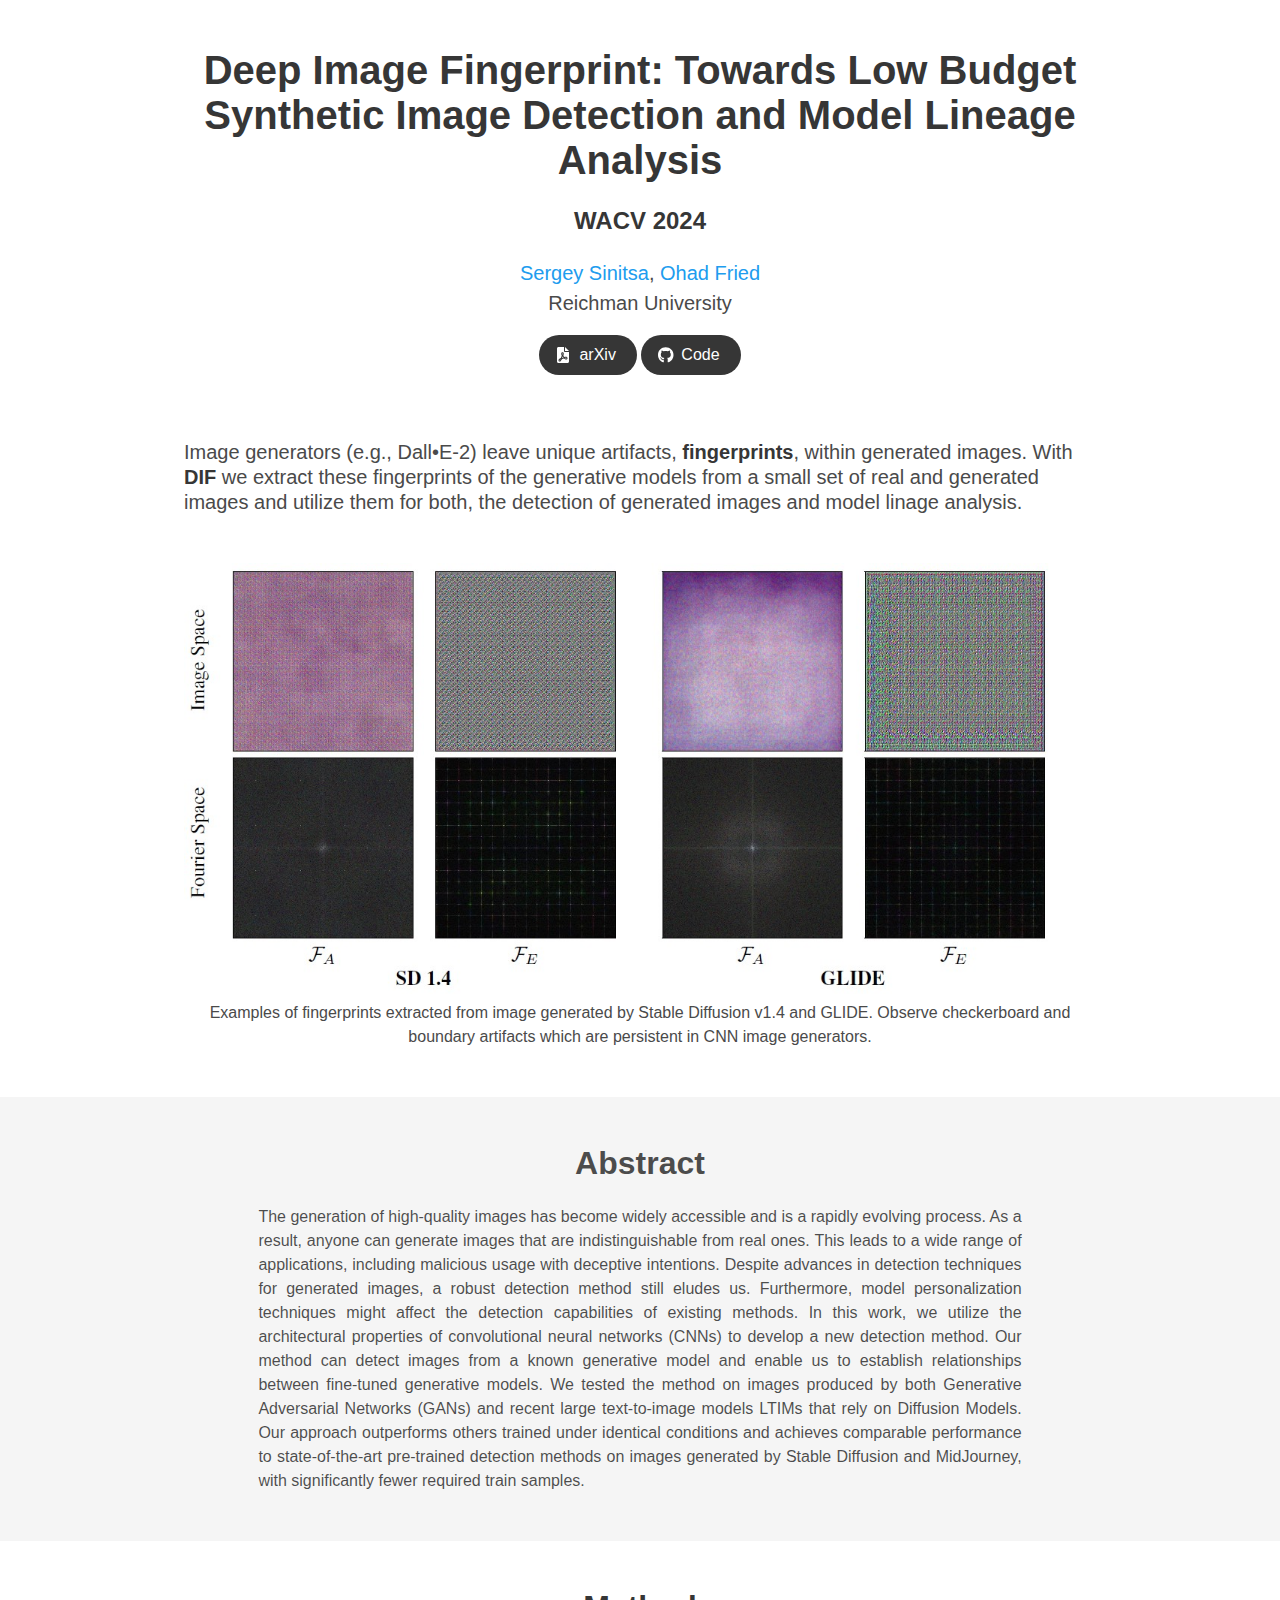
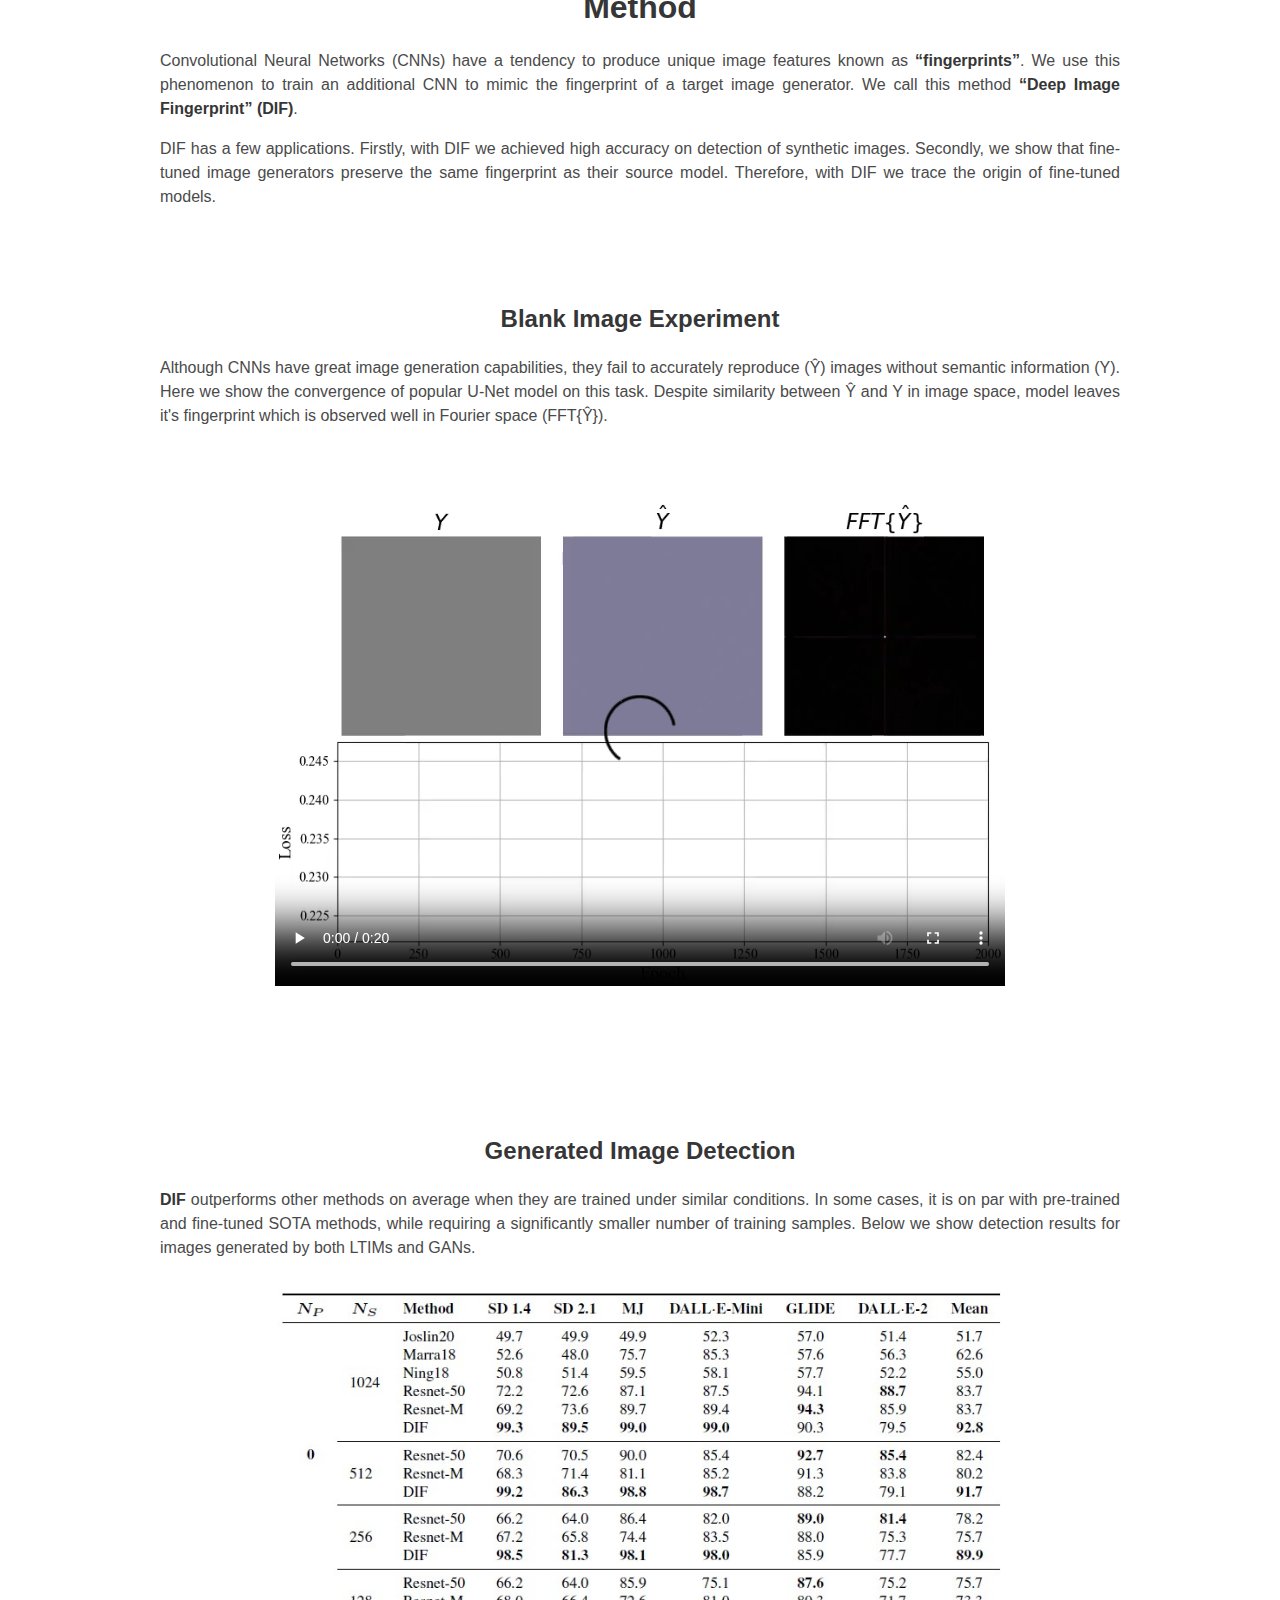
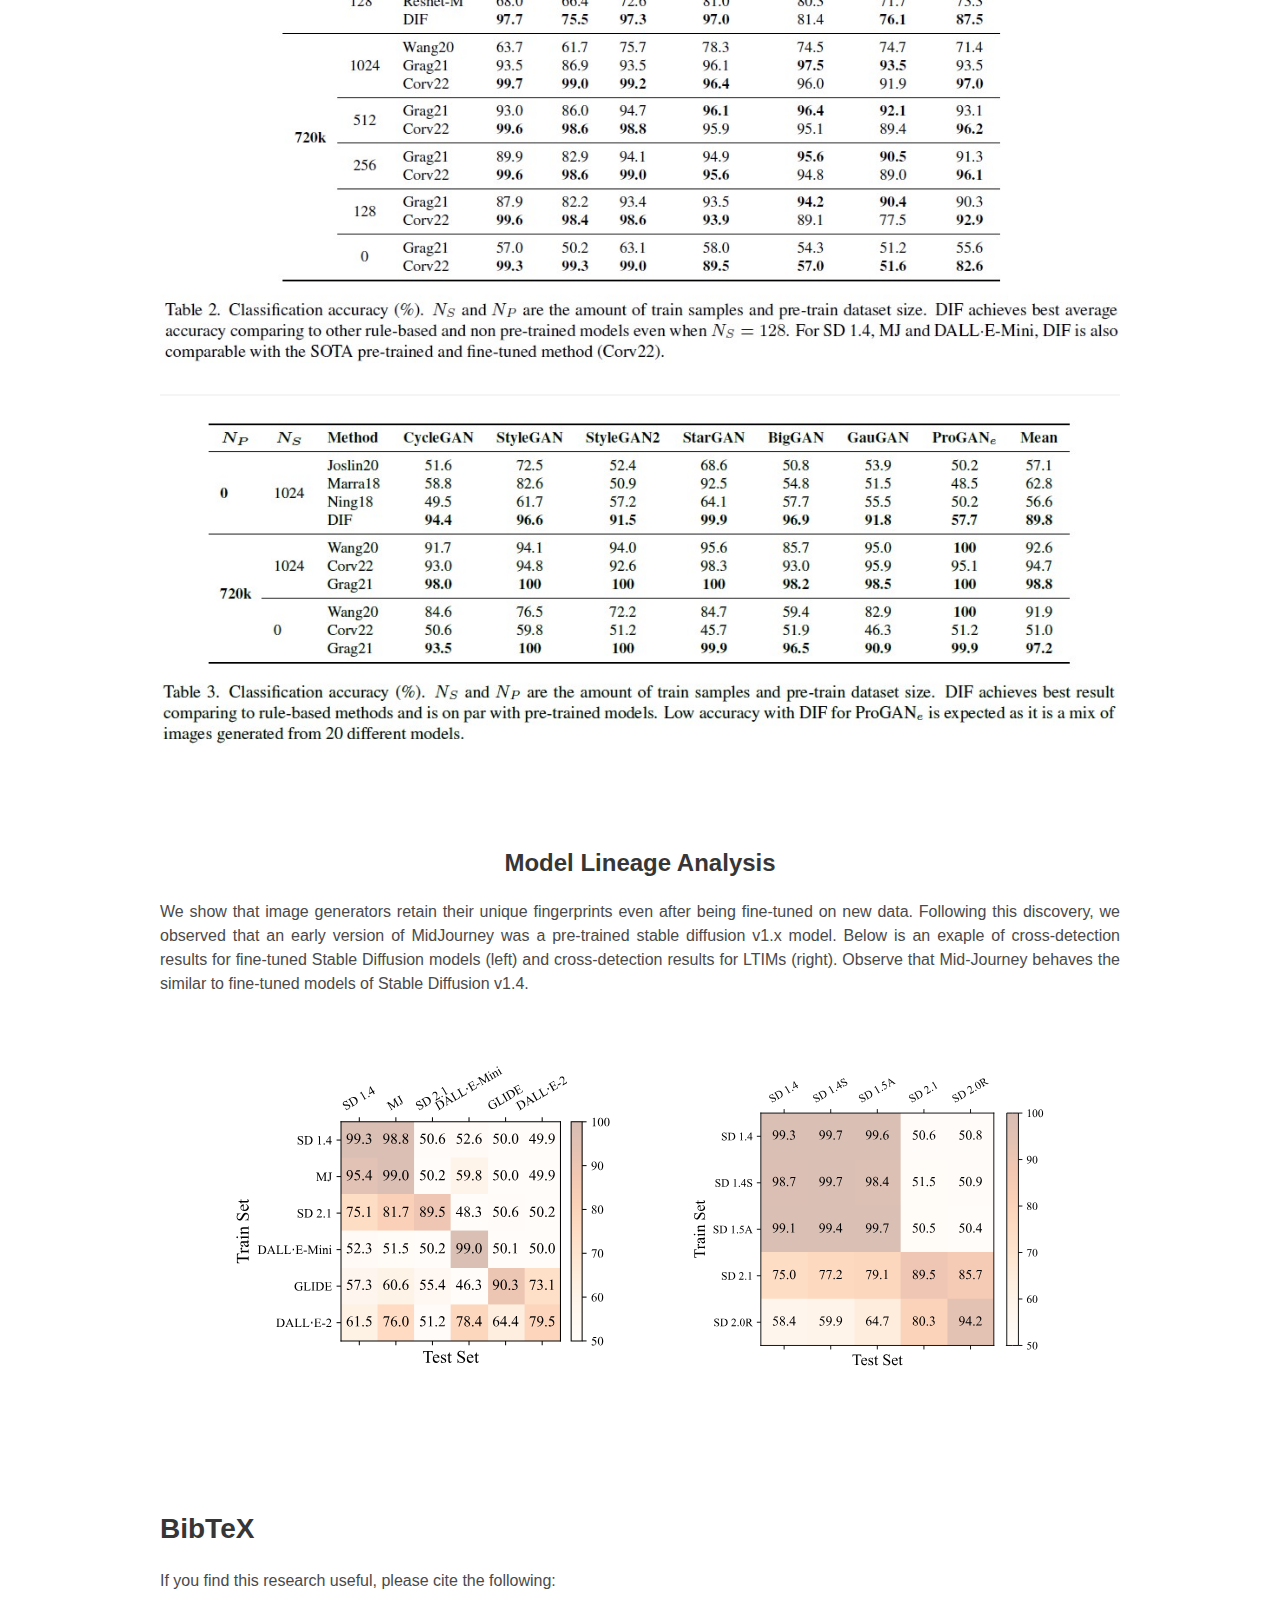
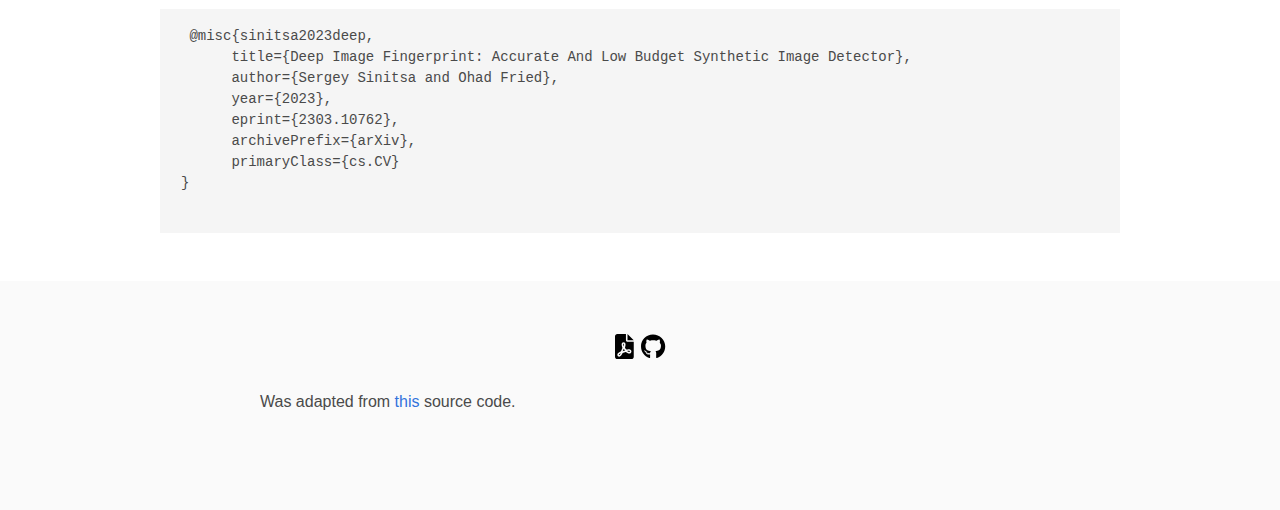
<file: DIF/index.html>
<!DOCTYPE html>
<html class="fontawesome-i2svg-active fontawesome-i2svg-complete">
<head>
    <meta http-equiv="Content-Type" content="text/html; charset=UTF-8">

    <meta name="viewport" content="width=device-width, initial-scale=1">
    <title>DIF: Accurate And Low Budget Synthetic Image Detector</title>
    <style type="text/css">:host, :root {
        --fa-font-solid: normal 900 1em/1 "Font Awesome 6 Solid";
        --fa-font-regular: normal 400 1em/1 "Font Awesome 6 Regular";
        --fa-font-light: normal 300 1em/1 "Font Awesome 6 Light";
        --fa-font-thin: normal 100 1em/1 "Font Awesome 6 Thin";
        --fa-font-duotone: normal 900 1em/1 "Font Awesome 6 Duotone";
        --fa-font-brands: normal 400 1em/1 "Font Awesome 6 Brands"
    }

    svg:not(:host).svg-inline--fa, svg:not(:root).svg-inline--fa {
        overflow: visible;
        box-sizing: content-box
    }

    .svg-inline--fa {
        display: var(--fa-display, inline-block);
        height: 1em;
        overflow: visible;
        vertical-align: -.125em
    }

    .svg-inline--fa.fa-2xs {
        vertical-align: .1em
    }

    .svg-inline--fa.fa-xs {
        vertical-align: 0
    }

    .svg-inline--fa.fa-sm {
        vertical-align: -.0714285705em
    }

    .svg-inline--fa.fa-lg {
        vertical-align: -.2em
    }

    .svg-inline--fa.fa-xl {
        vertical-align: -.25em
    }

    .svg-inline--fa.fa-2xl {
        vertical-align: -.3125em
    }

    .svg-inline--fa.fa-pull-left {
        margin-right: var(--fa-pull-margin, .3em);
        width: auto
    }

    .svg-inline--fa.fa-pull-right {
        margin-left: var(--fa-pull-margin, .3em);
        width: auto
    }

    .svg-inline--fa.fa-li {
        width: var(--fa-li-width, 2em);
        top: .25em
    }

    .svg-inline--fa.fa-fw {
        width: var(--fa-fw-width, 1.25em)
    }

    .fa-layers svg.svg-inline--fa {
        bottom: 0;
        left: 0;
        margin: auto;
        position: absolute;
        right: 0;
        top: 0
    }

    .fa-layers-counter, .fa-layers-text {
        display: inline-block;
        position: absolute;
        text-align: center
    }

    .fa-layers {
        display: inline-block;
        height: 1em;
        position: relative;
        text-align: center;
        vertical-align: -.125em;
        width: 1em
    }

    .fa-layers svg.svg-inline--fa {
        -webkit-transform-origin: center center;
        transform-origin: center center
    }

    .fa-layers-text {
        left: 50%;
        top: 50%;
        -webkit-transform: translate(-50%, -50%);
        transform: translate(-50%, -50%);
        -webkit-transform-origin: center center;
        transform-origin: center center
    }

    .fa-layers-counter {
        background-color: var(--fa-counter-background-color, #ff253a);
        border-radius: var(--fa-counter-border-radius, 1em);
        box-sizing: border-box;
        color: var(--fa-inverse, #fff);
        line-height: var(--fa-counter-line-height, 1);
        max-width: var(--fa-counter-max-width, 5em);
        min-width: var(--fa-counter-min-width, 1.5em);
        overflow: hidden;
        padding: var(--fa-counter-padding, .25em .5em);
        right: var(--fa-right, 0);
        text-overflow: ellipsis;
        top: var(--fa-top, 0);
        -webkit-transform: scale(var(--fa-counter-scale, .25));
        transform: scale(var(--fa-counter-scale, .25));
        -webkit-transform-origin: top right;
        transform-origin: top right
    }

    .fa-layers-bottom-right {
        bottom: var(--fa-bottom, 0);
        right: var(--fa-right, 0);
        top: auto;
        -webkit-transform: scale(var(--fa-layers-scale, .25));
        transform: scale(var(--fa-layers-scale, .25));
        -webkit-transform-origin: bottom right;
        transform-origin: bottom right
    }

    .fa-layers-bottom-left {
        bottom: var(--fa-bottom, 0);
        left: var(--fa-left, 0);
        right: auto;
        top: auto;
        -webkit-transform: scale(var(--fa-layers-scale, .25));
        transform: scale(var(--fa-layers-scale, .25));
        -webkit-transform-origin: bottom left;
        transform-origin: bottom left
    }

    .fa-layers-top-right {
        top: var(--fa-top, 0);
        right: var(--fa-right, 0);
        -webkit-transform: scale(var(--fa-layers-scale, .25));
        transform: scale(var(--fa-layers-scale, .25));
        -webkit-transform-origin: top right;
        transform-origin: top right
    }

    .fa-layers-top-left {
        left: var(--fa-left, 0);
        right: auto;
        top: var(--fa-top, 0);
        -webkit-transform: scale(var(--fa-layers-scale, .25));
        transform: scale(var(--fa-layers-scale, .25));
        -webkit-transform-origin: top left;
        transform-origin: top left
    }

    .fa-1x {
        font-size: 1em
    }

    .fa-2x {
        font-size: 2em
    }

    .fa-3x {
        font-size: 3em
    }

    .fa-4x {
        font-size: 4em
    }

    .fa-5x {
        font-size: 5em
    }

    .fa-6x {
        font-size: 6em
    }

    .fa-7x {
        font-size: 7em
    }

    .fa-8x {
        font-size: 8em
    }

    .fa-9x {
        font-size: 9em
    }

    .fa-10x {
        font-size: 10em
    }

    .fa-2xs {
        font-size: .625em;
        line-height: .1em;
        vertical-align: .225em
    }

    .fa-xs {
        font-size: .75em;
        line-height: .0833333337em;
        vertical-align: .125em
    }

    .fa-sm {
        font-size: .875em;
        line-height: .0714285718em;
        vertical-align: .0535714295em
    }

    .fa-lg {
        font-size: 1.25em;
        line-height: .05em;
        vertical-align: -.075em
    }

    .fa-xl {
        font-size: 1.5em;
        line-height: .0416666682em;
        vertical-align: -.125em
    }

    .fa-2xl {
        font-size: 2em;
        line-height: .03125em;
        vertical-align: -.1875em
    }

    .fa-fw {
        text-align: center;
        width: 1.25em
    }

    .fa-ul {
        list-style-type: none;
        margin-left: var(--fa-li-margin, 2.5em);
        padding-left: 0
    }

    .fa-ul > li {
        position: relative
    }

    .fa-li {
        left: calc(var(--fa-li-width, 2em) * -1);
        position: absolute;
        text-align: center;
        width: var(--fa-li-width, 2em);
        line-height: inherit
    }

    .fa-border {
        border-color: var(--fa-border-color, #eee);
        border-radius: var(--fa-border-radius, .1em);
        border-style: var(--fa-border-style, solid);
        border-width: var(--fa-border-width, .08em);
        padding: var(--fa-border-padding, .2em .25em .15em)
    }

    .fa-pull-left {
        float: left;
        margin-right: var(--fa-pull-margin, .3em)
    }

    .fa-pull-right {
        float: right;
        margin-left: var(--fa-pull-margin, .3em)
    }

    .fa-beat {
        -webkit-animation-name: fa-beat;
        animation-name: fa-beat;
        -webkit-animation-delay: var(--fa-animation-delay, 0);
        animation-delay: var(--fa-animation-delay, 0);
        -webkit-animation-direction: var(--fa-animation-direction, normal);
        animation-direction: var(--fa-animation-direction, normal);
        -webkit-animation-duration: var(--fa-animation-duration, 1s);
        animation-duration: var(--fa-animation-duration, 1s);
        -webkit-animation-iteration-count: var(--fa-animation-iteration-count, infinite);
        animation-iteration-count: var(--fa-animation-iteration-count, infinite);
        -webkit-animation-timing-function: var(--fa-animation-timing, ease-in-out);
        animation-timing-function: var(--fa-animation-timing, ease-in-out)
    }

    .fa-bounce {
        -webkit-animation-name: fa-bounce;
        animation-name: fa-bounce;
        -webkit-animation-delay: var(--fa-animation-delay, 0);
        animation-delay: var(--fa-animation-delay, 0);
        -webkit-animation-direction: var(--fa-animation-direction, normal);
        animation-direction: var(--fa-animation-direction, normal);
        -webkit-animation-duration: var(--fa-animation-duration, 1s);
        animation-duration: var(--fa-animation-duration, 1s);
        -webkit-animation-iteration-count: var(--fa-animation-iteration-count, infinite);
        animation-iteration-count: var(--fa-animation-iteration-count, infinite);
        -webkit-animation-timing-function: var(--fa-animation-timing, cubic-bezier(.28, .84, .42, 1));
        animation-timing-function: var(--fa-animation-timing, cubic-bezier(.28, .84, .42, 1))
    }

    .fa-fade {
        -webkit-animation-name: fa-fade;
        animation-name: fa-fade;
        -webkit-animation-delay: var(--fa-animation-delay, 0);
        animation-delay: var(--fa-animation-delay, 0);
        -webkit-animation-direction: var(--fa-animation-direction, normal);
        animation-direction: var(--fa-animation-direction, normal);
        -webkit-animation-duration: var(--fa-animation-duration, 1s);
        animation-duration: var(--fa-animation-duration, 1s);
        -webkit-animation-iteration-count: var(--fa-animation-iteration-count, infinite);
        animation-iteration-count: var(--fa-animation-iteration-count, infinite);
        -webkit-animation-timing-function: var(--fa-animation-timing, cubic-bezier(.4, 0, .6, 1));
        animation-timing-function: var(--fa-animation-timing, cubic-bezier(.4, 0, .6, 1))
    }

    .fa-beat-fade {
        -webkit-animation-name: fa-beat-fade;
        animation-name: fa-beat-fade;
        -webkit-animation-delay: var(--fa-animation-delay, 0);
        animation-delay: var(--fa-animation-delay, 0);
        -webkit-animation-direction: var(--fa-animation-direction, normal);
        animation-direction: var(--fa-animation-direction, normal);
        -webkit-animation-duration: var(--fa-animation-duration, 1s);
        animation-duration: var(--fa-animation-duration, 1s);
        -webkit-animation-iteration-count: var(--fa-animation-iteration-count, infinite);
        animation-iteration-count: var(--fa-animation-iteration-count, infinite);
        -webkit-animation-timing-function: var(--fa-animation-timing, cubic-bezier(.4, 0, .6, 1));
        animation-timing-function: var(--fa-animation-timing, cubic-bezier(.4, 0, .6, 1))
    }

    .fa-flip {
        -webkit-animation-name: fa-flip;
        animation-name: fa-flip;
        -webkit-animation-delay: var(--fa-animation-delay, 0);
        animation-delay: var(--fa-animation-delay, 0);
        -webkit-animation-direction: var(--fa-animation-direction, normal);
        animation-direction: var(--fa-animation-direction, normal);
        -webkit-animation-duration: var(--fa-animation-duration, 1s);
        animation-duration: var(--fa-animation-duration, 1s);
        -webkit-animation-iteration-count: var(--fa-animation-iteration-count, infinite);
        animation-iteration-count: var(--fa-animation-iteration-count, infinite);
        -webkit-animation-timing-function: var(--fa-animation-timing, ease-in-out);
        animation-timing-function: var(--fa-animation-timing, ease-in-out)
    }

    .fa-shake {
        -webkit-animation-name: fa-shake;
        animation-name: fa-shake;
        -webkit-animation-delay: var(--fa-animation-delay, 0);
        animation-delay: var(--fa-animation-delay, 0);
        -webkit-animation-direction: var(--fa-animation-direction, normal);
        animation-direction: var(--fa-animation-direction, normal);
        -webkit-animation-duration: var(--fa-animation-duration, 1s);
        animation-duration: var(--fa-animation-duration, 1s);
        -webkit-animation-iteration-count: var(--fa-animation-iteration-count, infinite);
        animation-iteration-count: var(--fa-animation-iteration-count, infinite);
        -webkit-animation-timing-function: var(--fa-animation-timing, linear);
        animation-timing-function: var(--fa-animation-timing, linear)
    }

    .fa-spin {
        -webkit-animation-name: fa-spin;
        animation-name: fa-spin;
        -webkit-animation-delay: var(--fa-animation-delay, 0);
        animation-delay: var(--fa-animation-delay, 0);
        -webkit-animation-direction: var(--fa-animation-direction, normal);
        animation-direction: var(--fa-animation-direction, normal);
        -webkit-animation-duration: var(--fa-animation-duration, 2s);
        animation-duration: var(--fa-animation-duration, 2s);
        -webkit-animation-iteration-count: var(--fa-animation-iteration-count, infinite);
        animation-iteration-count: var(--fa-animation-iteration-count, infinite);
        -webkit-animation-timing-function: var(--fa-animation-timing, linear);
        animation-timing-function: var(--fa-animation-timing, linear)
    }

    .fa-spin-reverse {
        --fa-animation-direction: reverse
    }

    .fa-pulse, .fa-spin-pulse {
        -webkit-animation-name: fa-spin;
        animation-name: fa-spin;
        -webkit-animation-direction: var(--fa-animation-direction, normal);
        animation-direction: var(--fa-animation-direction, normal);
        -webkit-animation-duration: var(--fa-animation-duration, 1s);
        animation-duration: var(--fa-animation-duration, 1s);
        -webkit-animation-iteration-count: var(--fa-animation-iteration-count, infinite);
        animation-iteration-count: var(--fa-animation-iteration-count, infinite);
        -webkit-animation-timing-function: var(--fa-animation-timing, steps(8));
        animation-timing-function: var(--fa-animation-timing, steps(8))
    }

    @media (prefers-reduced-motion: reduce) {
        .fa-beat, .fa-beat-fade, .fa-bounce, .fa-fade, .fa-flip, .fa-pulse, .fa-shake, .fa-spin, .fa-spin-pulse {
            -webkit-animation-delay: -1ms;
            animation-delay: -1ms;
            -webkit-animation-duration: 1ms;
            animation-duration: 1ms;
            -webkit-animation-iteration-count: 1;
            animation-iteration-count: 1;
            transition-delay: 0s;
            transition-duration: 0s
        }
    }

    @-webkit-keyframes fa-beat {
        0%, 90% {
            -webkit-transform: scale(1);
            transform: scale(1)
        }
        45% {
            -webkit-transform: scale(var(--fa-beat-scale, 1.25));
            transform: scale(var(--fa-beat-scale, 1.25))
        }
    }

    @keyframes fa-beat {
        0%, 90% {
            -webkit-transform: scale(1);
            transform: scale(1)
        }
        45% {
            -webkit-transform: scale(var(--fa-beat-scale, 1.25));
            transform: scale(var(--fa-beat-scale, 1.25))
        }
    }

    @-webkit-keyframes fa-bounce {
        0% {
            -webkit-transform: scale(1, 1) translateY(0);
            transform: scale(1, 1) translateY(0)
        }
        10% {
            -webkit-transform: scale(var(--fa-bounce-start-scale-x, 1.1), var(--fa-bounce-start-scale-y, .9)) translateY(0);
            transform: scale(var(--fa-bounce-start-scale-x, 1.1), var(--fa-bounce-start-scale-y, .9)) translateY(0)
        }
        30% {
            -webkit-transform: scale(var(--fa-bounce-jump-scale-x, .9), var(--fa-bounce-jump-scale-y, 1.1)) translateY(var(--fa-bounce-height, -.5em));
            transform: scale(var(--fa-bounce-jump-scale-x, .9), var(--fa-bounce-jump-scale-y, 1.1)) translateY(var(--fa-bounce-height, -.5em))
        }
        50% {
            -webkit-transform: scale(var(--fa-bounce-land-scale-x, 1.05), var(--fa-bounce-land-scale-y, .95)) translateY(0);
            transform: scale(var(--fa-bounce-land-scale-x, 1.05), var(--fa-bounce-land-scale-y, .95)) translateY(0)
        }
        57% {
            -webkit-transform: scale(1, 1) translateY(var(--fa-bounce-rebound, -.125em));
            transform: scale(1, 1) translateY(var(--fa-bounce-rebound, -.125em))
        }
        64% {
            -webkit-transform: scale(1, 1) translateY(0);
            transform: scale(1, 1) translateY(0)
        }
        100% {
            -webkit-transform: scale(1, 1) translateY(0);
            transform: scale(1, 1) translateY(0)
        }
    }

    @keyframes fa-bounce {
        0% {
            -webkit-transform: scale(1, 1) translateY(0);
            transform: scale(1, 1) translateY(0)
        }
        10% {
            -webkit-transform: scale(var(--fa-bounce-start-scale-x, 1.1), var(--fa-bounce-start-scale-y, .9)) translateY(0);
            transform: scale(var(--fa-bounce-start-scale-x, 1.1), var(--fa-bounce-start-scale-y, .9)) translateY(0)
        }
        30% {
            -webkit-transform: scale(var(--fa-bounce-jump-scale-x, .9), var(--fa-bounce-jump-scale-y, 1.1)) translateY(var(--fa-bounce-height, -.5em));
            transform: scale(var(--fa-bounce-jump-scale-x, .9), var(--fa-bounce-jump-scale-y, 1.1)) translateY(var(--fa-bounce-height, -.5em))
        }
        50% {
            -webkit-transform: scale(var(--fa-bounce-land-scale-x, 1.05), var(--fa-bounce-land-scale-y, .95)) translateY(0);
            transform: scale(var(--fa-bounce-land-scale-x, 1.05), var(--fa-bounce-land-scale-y, .95)) translateY(0)
        }
        57% {
            -webkit-transform: scale(1, 1) translateY(var(--fa-bounce-rebound, -.125em));
            transform: scale(1, 1) translateY(var(--fa-bounce-rebound, -.125em))
        }
        64% {
            -webkit-transform: scale(1, 1) translateY(0);
            transform: scale(1, 1) translateY(0)
        }
        100% {
            -webkit-transform: scale(1, 1) translateY(0);
            transform: scale(1, 1) translateY(0)
        }
    }

    @-webkit-keyframes fa-fade {
        50% {
            opacity: var(--fa-fade-opacity, .4)
        }
    }

    @keyframes fa-fade {
        50% {
            opacity: var(--fa-fade-opacity, .4)
        }
    }

    @-webkit-keyframes fa-beat-fade {
        0%, 100% {
            opacity: var(--fa-beat-fade-opacity, .4);
            -webkit-transform: scale(1);
            transform: scale(1)
        }
        50% {
            opacity: 1;
            -webkit-transform: scale(var(--fa-beat-fade-scale, 1.125));
            transform: scale(var(--fa-beat-fade-scale, 1.125))
        }
    }

    @keyframes fa-beat-fade {
        0%, 100% {
            opacity: var(--fa-beat-fade-opacity, .4);
            -webkit-transform: scale(1);
            transform: scale(1)
        }
        50% {
            opacity: 1;
            -webkit-transform: scale(var(--fa-beat-fade-scale, 1.125));
            transform: scale(var(--fa-beat-fade-scale, 1.125))
        }
    }

    @-webkit-keyframes fa-flip {
        50% {
            -webkit-transform: rotate3d(var(--fa-flip-x, 0), var(--fa-flip-y, 1), var(--fa-flip-z, 0), var(--fa-flip-angle, -180deg));
            transform: rotate3d(var(--fa-flip-x, 0), var(--fa-flip-y, 1), var(--fa-flip-z, 0), var(--fa-flip-angle, -180deg))
        }
    }

    @keyframes fa-flip {
        50% {
            -webkit-transform: rotate3d(var(--fa-flip-x, 0), var(--fa-flip-y, 1), var(--fa-flip-z, 0), var(--fa-flip-angle, -180deg));
            transform: rotate3d(var(--fa-flip-x, 0), var(--fa-flip-y, 1), var(--fa-flip-z, 0), var(--fa-flip-angle, -180deg))
        }
    }

    @-webkit-keyframes fa-shake {
        0% {
            -webkit-transform: rotate(-15deg);
            transform: rotate(-15deg)
        }
        4% {
            -webkit-transform: rotate(15deg);
            transform: rotate(15deg)
        }
        24%, 8% {
            -webkit-transform: rotate(-18deg);
            transform: rotate(-18deg)
        }
        12%, 28% {
            -webkit-transform: rotate(18deg);
            transform: rotate(18deg)
        }
        16% {
            -webkit-transform: rotate(-22deg);
            transform: rotate(-22deg)
        }
        20% {
            -webkit-transform: rotate(22deg);
            transform: rotate(22deg)
        }
        32% {
            -webkit-transform: rotate(-12deg);
            transform: rotate(-12deg)
        }
        36% {
            -webkit-transform: rotate(12deg);
            transform: rotate(12deg)
        }
        100%, 40% {
            -webkit-transform: rotate(0);
            transform: rotate(0)
        }
    }

    @keyframes fa-shake {
        0% {
            -webkit-transform: rotate(-15deg);
            transform: rotate(-15deg)
        }
        4% {
            -webkit-transform: rotate(15deg);
            transform: rotate(15deg)
        }
        24%, 8% {
            -webkit-transform: rotate(-18deg);
            transform: rotate(-18deg)
        }
        12%, 28% {
            -webkit-transform: rotate(18deg);
            transform: rotate(18deg)
        }
        16% {
            -webkit-transform: rotate(-22deg);
            transform: rotate(-22deg)
        }
        20% {
            -webkit-transform: rotate(22deg);
            transform: rotate(22deg)
        }
        32% {
            -webkit-transform: rotate(-12deg);
            transform: rotate(-12deg)
        }
        36% {
            -webkit-transform: rotate(12deg);
            transform: rotate(12deg)
        }
        100%, 40% {
            -webkit-transform: rotate(0);
            transform: rotate(0)
        }
    }

    @-webkit-keyframes fa-spin {
        0% {
            -webkit-transform: rotate(0);
            transform: rotate(0)
        }
        100% {
            -webkit-transform: rotate(360deg);
            transform: rotate(360deg)
        }
    }

    @keyframes fa-spin {
        0% {
            -webkit-transform: rotate(0);
            transform: rotate(0)
        }
        100% {
            -webkit-transform: rotate(360deg);
            transform: rotate(360deg)
        }
    }

    .fa-rotate-90 {
        -webkit-transform: rotate(90deg);
        transform: rotate(90deg)
    }

    .fa-rotate-180 {
        -webkit-transform: rotate(180deg);
        transform: rotate(180deg)
    }

    .fa-rotate-270 {
        -webkit-transform: rotate(270deg);
        transform: rotate(270deg)
    }

    .fa-flip-horizontal {
        -webkit-transform: scale(-1, 1);
        transform: scale(-1, 1)
    }

    .fa-flip-vertical {
        -webkit-transform: scale(1, -1);
        transform: scale(1, -1)
    }

    .fa-flip-both, .fa-flip-horizontal.fa-flip-vertical {
        -webkit-transform: scale(-1, -1);
        transform: scale(-1, -1)
    }

    .fa-rotate-by {
        -webkit-transform: rotate(var(--fa-rotate-angle, none));
        transform: rotate(var(--fa-rotate-angle, none))
    }

    .fa-stack {
        display: inline-block;
        vertical-align: middle;
        height: 2em;
        position: relative;
        width: 2.5em
    }

    .fa-stack-1x, .fa-stack-2x {
        bottom: 0;
        left: 0;
        margin: auto;
        position: absolute;
        right: 0;
        top: 0;
        z-index: var(--fa-stack-z-index, auto)
    }

    .svg-inline--fa.fa-stack-1x {
        height: 1em;
        width: 1.25em
    }

    .svg-inline--fa.fa-stack-2x {
        height: 2em;
        width: 2.5em
    }

    .fa-inverse {
        color: var(--fa-inverse, #fff)
    }

    .fa-sr-only, .sr-only {
        position: absolute;
        width: 1px;
        height: 1px;
        padding: 0;
        margin: -1px;
        overflow: hidden;
        clip: rect(0, 0, 0, 0);
        white-space: nowrap;
        border-width: 0
    }

    .fa-sr-only-focusable:not(:focus), .sr-only-focusable:not(:focus) {
        position: absolute;
        width: 1px;
        height: 1px;
        padding: 0;
        margin: -1px;
        overflow: hidden;
        clip: rect(0, 0, 0, 0);
        white-space: nowrap;
        border-width: 0
    }

    .svg-inline--fa .fa-primary {
        fill: var(--fa-primary-color, currentColor);
        opacity: var(--fa-primary-opacity, 1)
    }

    .svg-inline--fa .fa-secondary {
        fill: var(--fa-secondary-color, currentColor);
        opacity: var(--fa-secondary-opacity, .4)
    }

    .svg-inline--fa.fa-swap-opacity .fa-primary {
        opacity: var(--fa-secondary-opacity, .4)
    }

    .svg-inline--fa.fa-swap-opacity .fa-secondary {
        opacity: var(--fa-primary-opacity, 1)
    }

    .svg-inline--fa mask .fa-primary, .svg-inline--fa mask .fa-secondary {
        fill: #000
    }

    .fa-duotone.fa-inverse, .fad.fa-inverse {
        color: var(--fa-inverse, #fff)
    }</style>
    <link rel="icon" href="a">
    <link rel="canonical" href="https://">

    <!-- Global site tag (gtag.js) - Google Analytics -->
    <script async="" src="DIF_files/js"></script>
    <script>
        window.dataLayer = window.dataLayer || [];

        function gtag() {
            dataLayer.push(arguments);
        }

        gtag('js', new Date());

        gtag('config', 'G-YJE6NY298X');
    </script>

    <!-- Meta tags -->
    <meta name="keywords" content="Deep Image Fingerprint, Generated image detection, Synthetic image detection">
    <meta property="og:site_name" content="Deep Image Fingerprint for generated image detection">
    <meta property="og:title" content="Deep Image Fingerprint">
    <meta name="description" content="A novel method for low budget detection of a generated images.">
    <meta property="og:description" content="A novel method for low budget detection of a generated images.">
    <meta property="og:image" itemprop="image" content="teaser.jpg">
    <meta property="og:type" content="website">
    <meta property="og:image:type" content="image/jpeg">
    <meta property="og:image:width" content="300">
    <meta property="og:image:height" content="300">

    <link href="DIF_files/css" rel="stylesheet">

    <link rel="stylesheet" href="DIF_files/bulma.min.css">
    <link rel="stylesheet" href="DIF_files/bulma-carousel.min.css">
    <link rel="stylesheet" href="DIF_files/fontawesome.all.min.css">
    <link rel="stylesheet" type="text/css" href="DIF_files/slick.css">
    <link rel="stylesheet" type="text/css" href="DIF_files/slick-theme.css">
    <link rel="stylesheet" href="DIF_files/index.css">

    <script src="DIF_files/jquery.min.js.download"></script>
    <script defer="" src="DIF_files/fontawesome.all.min.js.download"></script>
    <script src="DIF_files/bulma-carousel.min.js.download"></script>
    <script type="text/javascript" src="DIF_files/slick.min.js.download"></script>
    <script src="DIF_files/index.js.download"></script>
</head>

<body>
<!--/ Title and authors. -->
<section class="hero">
    <div class="hero-body">
        <div class="container is-max-desktop">
            <div class="columns is-centered">
                <div class="column has-text-centered">
                    <h1 class="title is-2 publication-title">Deep Image Fingerprint: Towards Low Budget Synthetic Image
                        Detection and
                        Model Lineage Analysis</h1>
                    <div>
                        <p class="title is-4 publication-title">WACV 2024</p>
                    </div>
                    <br>
                    <div class="is-size-5 publication-authors">
                      <span class="author-block">
                        <a href="https://www.linkedin.com/in/serge2020/">Sergey Sinitsa</a></span>,
                        <span class="author-block">
                        <a href="https://www.ohadf.com/">Ohad Fried</a>
                      </span>
                    </div>
                    <div class="is-size-5 publication-authors">
                        <span class="author-block">Reichman University</span>
                    </div>
                    <div class="column has-text-centered">
                        <div class="publication-links">
                            <!-- PDF Link. -->
                            <span class="link-block">
                  <a href="https://arxiv.org/abs/2303.10762" class="external-link button is-normal is-rounded is-dark">
                    <span class="icon">
                      <svg class="svg-inline--fa fa-file-pdf" aria-hidden="true" focusable="false" data-prefix="fas"
                           data-icon="file-pdf" role="img" xmlns="http://www.w3.org/2000/svg" viewBox="0 0 384 512"
                           data-fa-i2svg=""><path fill="currentColor"
                                                  d="M184 208c0-4.406-3.594-8-8-8S168 203.6 168 208c0 2.062 .2969 23.31 9.141 50.25C179.1 249.6 184 226.2 184 208zM256 0v128h128L256 0zM80 422.4c0 9.656 10.47 11.97 14.38 6.375C99.27 421.9 108.8 408 120.1 388.6c-14.22 7.969-27.25 17.31-38.02 28.31C80.75 418.3 80 420.3 80 422.4zM224 128L224 0H48C21.49 0 0 21.49 0 48v416C0 490.5 21.49 512 48 512h288c26.51 0 48-21.49 48-48V160h-127.1C238.3 160 224 145.7 224 128zM292 312c24.26 0 44 19.74 44 44c0 24.67-18.94 44-43.13 44c-5.994 0-11.81-.9531-17.22-2.805c-20.06-6.758-38.38-15.96-54.55-27.39c-23.88 5.109-45.46 11.52-64.31 19.1c-14.43 26.31-27.63 46.15-36.37 58.41C112.1 457.8 100.8 464 87.94 464C65.92 464 48 446.1 48 424.1c0-11.92 3.74-21.82 11.18-29.51c16.18-16.52 37.37-30.99 63.02-43.05c11.75-22.83 21.94-46.04 30.33-69.14C136.2 242.4 136 208.4 136 208c0-22.05 17.95-40 40-40c22.06 0 40 17.95 40 40c0 24.1-7.227 55.75-8.938 62.63c-1.006 3.273-2.035 6.516-3.082 9.723c7.83 14.46 17.7 27.21 29.44 38.05C263.1 313.4 284.3 312.1 287.6 312H292zM156.5 354.6c17.98-6.5 36.13-11.44 52.92-15.19c-12.42-12.06-22.17-25.12-29.8-38.16C172.3 320.6 164.4 338.5 156.5 354.6zM292.9 368C299 368 304 363 304 356.9C304 349.4 298.6 344 292 344H288c-.3438 .0313-16.83 .9687-40.95 4.75c11.27 7 24.12 13.19 38.84 18.12C288 367.6 290.5 368 292.9 368z"></path></svg>
                    </span>
                    <span>arXiv</span>
                  </a>
                </span>
                            <span class="link-block">
                  <a href="https://github.com/Sergo2020/DIF_pytorch_official"
                     class="external-link button is-normal is-rounded is-dark">
                    <span class="icon">
                      <svg class="svg-inline--fa fa-github" aria-hidden="true" focusable="false" data-prefix="fab"
                           data-icon="github" role="img" xmlns="http://www.w3.org/2000/svg" viewBox="0 0 496 512"
                           data-fa-i2svg=""><path fill="currentColor"
                                                  d="M165.9 397.4c0 2-2.3 3.6-5.2 3.6-3.3 .3-5.6-1.3-5.6-3.6 0-2 2.3-3.6 5.2-3.6 3-.3 5.6 1.3 5.6 3.6zm-31.1-4.5c-.7 2 1.3 4.3 4.3 4.9 2.6 1 5.6 0 6.2-2s-1.3-4.3-4.3-5.2c-2.6-.7-5.5 .3-6.2 2.3zm44.2-1.7c-2.9 .7-4.9 2.6-4.6 4.9 .3 2 2.9 3.3 5.9 2.6 2.9-.7 4.9-2.6 4.6-4.6-.3-1.9-3-3.2-5.9-2.9zM244.8 8C106.1 8 0 113.3 0 252c0 110.9 69.8 205.8 169.5 239.2 12.8 2.3 17.3-5.6 17.3-12.1 0-6.2-.3-40.4-.3-61.4 0 0-70 15-84.7-29.8 0 0-11.4-29.1-27.8-36.6 0 0-22.9-15.7 1.6-15.4 0 0 24.9 2 38.6 25.8 21.9 38.6 58.6 27.5 72.9 20.9 2.3-16 8.8-27.1 16-33.7-55.9-6.2-112.3-14.3-112.3-110.5 0-27.5 7.6-41.3 23.6-58.9-2.6-6.5-11.1-33.3 2.6-67.9 20.9-6.5 69 27 69 27 20-5.6 41.5-8.5 62.8-8.5s42.8 2.9 62.8 8.5c0 0 48.1-33.6 69-27 13.7 34.7 5.2 61.4 2.6 67.9 16 17.7 25.8 31.5 25.8 58.9 0 96.5-58.9 104.2-114.8 110.5 9.2 7.9 17 22.9 17 46.4 0 33.7-.3 75.4-.3 83.6 0 6.5 4.6 14.4 17.3 12.1C428.2 457.8 496 362.9 496 252 496 113.3 383.5 8 244.8 8zM97.2 352.9c-1.3 1-1 3.3 .7 5.2 1.6 1.6 3.9 2.3 5.2 1 1.3-1 1-3.3-.7-5.2-1.6-1.6-3.9-2.3-5.2-1zm-10.8-8.1c-.7 1.3 .3 2.9 2.3 3.9 1.6 1 3.6 .7 4.3-.7 .7-1.3-.3-2.9-2.3-3.9-2-.6-3.6-.3-4.3 .7zm32.4 35.6c-1.6 1.3-1 4.3 1.3 6.2 2.3 2.3 5.2 2.6 6.5 1 1.3-1.3 .7-4.3-1.3-6.2-2.2-2.3-5.2-2.6-6.5-1zm-11.4-14.7c-1.6 1-1.6 3.6 0 5.9 1.6 2.3 4.3 3.3 5.6 2.3 1.6-1.3 1.6-3.9 0-6.2-1.4-2.3-4-3.3-5.6-2z"></path></svg>
                    </span>
                    <span>Code</span>
                  </a>
                </span>
                        </div>
                    </div>
                </div>
            </div>
        </div>
    </div>
</section>

<!--/ Teaser image. -->
<section class="hero teaser">
    <div class="container is-max-desktop">
        <div class="hero-body">
            <h2 class="subtitle has-text">
                Image generators (e.g., Dall&#x2022;E-2) leave unique artifacts, <strong>fingerprints</strong>, within
                generated images. With <strong>DIF</strong> we extract these fingerprints of the generative models from
                a small set of real and generated images and utilize them for both, the detection of generated images
                and model linage analysis.
            </h2>
            <br>
            <div id="teaser" class="has-text-centered">
                <img style="width: 110%;" src="DIF_files/teaser.jpg" alt="Blended Diffusion teaser.">
                <div class="content has-text-centered">
                    <p>
                        Examples of fingerprints extracted from image generated by Stable Diffusion v1.4 and GLIDE.
                        Observe checkerboard and boundary artifacts which are persistent in CNN image generators.
                    </p>
                </div>
            </div>
        </div>
    </div>
</section>

<!--/ Abstract. -->
<section class="section hero is-light">
    <div class="container is-max-desktop">
        <!-- Abstract. -->
        <div class="columns is-centered has-text-centered">
            <div class="column is-four-fifths">
                <h2 class="title is-3">Abstract</h2>

                <div class="content has-text-justified">
                    <p>
                        The generation of high-quality images has become widely accessible and is a rapidly evolving
                        process. As a result, anyone can generate images that are indistinguishable from real ones. This
                        leads to a wide range of applications, including malicious usage with deceptive intentions.
                        Despite advances in detection techniques for generated images, a robust detection method still
                        eludes us. Furthermore, model personalization techniques might affect the detection
                        capabilities of existing methods.
                        In this work, we utilize the architectural properties of convolutional neural networks (CNNs) to
                        develop a new detection method. Our method can detect images from a known generative model
                        and enable us to establish relationships between fine-tuned generative models. We tested
                        the method on images produced by both Generative Adversarial Networks (GANs) and recent large
                        text-to-image models LTIMs that rely on Diffusion Models. Our approach
                        outperforms others trained under identical conditions and achieves comparable performance to
                        state-of-the-art pre-trained detection methods on images
                        generated by Stable Diffusion and MidJourney, with significantly fewer required train samples.
                    </p>
                </div>
            </div>
        </div>
    </div>
</section>

<!-- Method explanation -->
<section class="section">
    <div class="container is-max-desktop">
        <div class="columns is-centered has-text-centered">
            <div class="column is-12">
                <h2 class="title is-3">Method</h2>

                <div class="content has-text-justified">
                    <p>
                        Convolutional Neural Networks (CNNs) have a tendency to produce unique image features known as
                        <strong>“fingerprints”</strong>. We use this phenomenon to train an additional CNN to mimic the
                        fingerprint of a target image generator. We call this method <strong>“Deep Image Fingerprint”
                        (DIF)</strong>.
                    </p>
                    <p>
                        DIF has a few applications. Firstly, with DIF we achieved high accuracy on detection of
                        synthetic images.
                        Secondly, we show that fine-tuned image generators preserve the same fingerprint as their source
                        model. Therefore, with DIF we trace the origin of fine-tuned models.
                    </p>
                </div>
            </div>
        </div>
    </div>
</section>

<!-- Gray Image -->
<section class="section">
    <div class="container is-max-desktop">
        <div class="columns is-centered has-text-centered">
            <div class="column is-12">

                <h3 class="title is-4">Blank Image Experiment</h3>
                <div class="content has-text-justified">
                    <p>
                        Although CNNs have great image generation capabilities, they fail to accurately reproduce (Y&#770;)
                        images without semantic information (Y). Here we show the convergence of popular U-Net model on
                        this task.
                        Despite similarity between Y&#770; and Y in image space, model leaves it's fingerprint which is
                        observed well in Fourier space (FFT{Y&#770;}).
                    </p>
                </div>
                <div class="hero-body">
                    <video width="80%" height="80%" controls autoplay loop>
                        <source src="DIF_files/video.mp4" type="video/mp4">
                    </video>
                    <br>
                </div>
                <!--                        <div class="hero-body">-->
                <!--                        <div class="content has-text-justified">-->
                <!--                        <p>-->
                <!--                            We identify two types of artifacts-->
                <!--                        </p>-->
                <!--                        </div>-->
                <!--                        <div id="blank" class="has-text-centered">-->
                <!--                                <img style="width: 80%;" src="DIF_files/blank_examples.jpg" alt="Blank Image Experiment">-->
                <!--                        </div>-->
                <!--                    </div>-->
            </div>
        </div>
    </div>
</section>

<!-- Detection -->
<section class="section">
    <div class="container is-max-desktop">
        <div class="columns is-centered has-text-centered">
            <div class="column is-12">
                <h3 class="title is-4">Generated Image Detection</h3>
                <div class="content has-text-justified">
                    <p>
                        <strong>DIF</strong> outperforms other methods on average when they are trained under similar
                        conditions.
                        In some cases, it is on par with pre-trained and fine-tuned SOTA methods, while requiring a
                        significantly smaller number of training samples. Below we show detection results for images
                        generated by both LTIMs and GANs.
                    </p>
                </div>
                <section class="hero is-small">
                    <div id="t2i" class="has-text-centered">
                        <img style="width: 120%;" src="DIF_files/t2i_table.jpg" alt="Text-to-Image Detection">
                    </div>
                    <hr>
                    <div id="gan" class="has-text-centered">
                        <img style="width: 120%;" src="DIF_files/gan_table.jpg" alt="Text-to-Image Detection">
                    </div>
                </section>
            </div>
        </div>
    </div>
</section>

<!-- Cross-Detection -->
<section class="section">
    <div class="container is-max-desktop">
        <div class="columns is-centered has-text-centered">
            <div class="column is-12">
                <h3 class="title is-4">Model Lineage Analysis</h3>
                <div class="content has-text-justified">
                    <p>
                        We show that image generators retain their unique fingerprints even after being fine-tuned on
                        new data. Following this discovery, we observed that an early version of MidJourney was a
                        pre-trained stable diffusion v1.x model. Below is an exaple of cross-detection results for fine-tuned Stable Diffusion models (left)
                        and cross-detection results for LTIMs (right). Observe that Mid-Journey behaves the similar to fine-tuned models of Stable Diffusion v1.4.
                    </p>
                </div>
                <section class="hero is-small">
                    <div class="hero-body">
                        <p align="center">
                            <img src="DIF_files/t2i_cross_eval.svg" width="45%" alt="Cross-Detection"/>
                            &nbsp; &nbsp;
                            <img src="DIF_files/t2i_cross_eval_sd.svg" width="45%" alt="Stable Diffusion 1.4"/>
                        </p>
                    </div>
                </section>
            </div>
        </div>
    </div>
</section>

<section class="section" id="BibTeX">
    <div class="container is-max-desktop content">
        <h2 class="title">BibTeX</h2>
        <p>If you find this research useful, please cite the following:</p>

        <pre><code> @misc{sinitsa2023deep,
      title={Deep Image Fingerprint: Accurate And Low Budget Synthetic Image Detector},
      author={Sergey Sinitsa and Ohad Fried},
      year={2023},
      eprint={2303.10762},
      archivePrefix={arXiv},
      primaryClass={cs.CV}
}
        </code></pre>
    </div>
</section>


<footer class="footer">
    <div class="container">
        <div class="content has-text-centered">
            <a class="icon-link" href="https://arxiv.org/pdf/2303.10762">
                <svg class="svg-inline--fa fa-file-pdf" aria-hidden="true" focusable="false" data-prefix="fas"
                     data-icon="file-pdf" role="img" xmlns="http://www.w3.org/2000/svg" viewBox="0 0 384 512"
                     data-fa-i2svg="">
                    <path fill="currentColor"
                          d="M184 208c0-4.406-3.594-8-8-8S168 203.6 168 208c0 2.062 .2969 23.31 9.141 50.25C179.1 249.6 184 226.2 184 208zM256 0v128h128L256 0zM80 422.4c0 9.656 10.47 11.97 14.38 6.375C99.27 421.9 108.8 408 120.1 388.6c-14.22 7.969-27.25 17.31-38.02 28.31C80.75 418.3 80 420.3 80 422.4zM224 128L224 0H48C21.49 0 0 21.49 0 48v416C0 490.5 21.49 512 48 512h288c26.51 0 48-21.49 48-48V160h-127.1C238.3 160 224 145.7 224 128zM292 312c24.26 0 44 19.74 44 44c0 24.67-18.94 44-43.13 44c-5.994 0-11.81-.9531-17.22-2.805c-20.06-6.758-38.38-15.96-54.55-27.39c-23.88 5.109-45.46 11.52-64.31 19.1c-14.43 26.31-27.63 46.15-36.37 58.41C112.1 457.8 100.8 464 87.94 464C65.92 464 48 446.1 48 424.1c0-11.92 3.74-21.82 11.18-29.51c16.18-16.52 37.37-30.99 63.02-43.05c11.75-22.83 21.94-46.04 30.33-69.14C136.2 242.4 136 208.4 136 208c0-22.05 17.95-40 40-40c22.06 0 40 17.95 40 40c0 24.1-7.227 55.75-8.938 62.63c-1.006 3.273-2.035 6.516-3.082 9.723c7.83 14.46 17.7 27.21 29.44 38.05C263.1 313.4 284.3 312.1 287.6 312H292zM156.5 354.6c17.98-6.5 36.13-11.44 52.92-15.19c-12.42-12.06-22.17-25.12-29.8-38.16C172.3 320.6 164.4 338.5 156.5 354.6zM292.9 368C299 368 304 363 304 356.9C304 349.4 298.6 344 292 344H288c-.3438 .0313-16.83 .9687-40.95 4.75c11.27 7 24.12 13.19 38.84 18.12C288 367.6 290.5 368 292.9 368z"></path>
                </svg><!-- <i class="fas fa-file-pdf"></i> Font Awesome fontawesome.com -->
            </a>
            <a class="icon-link" href="https://github.com/Sergo2020/DIF_pytorch_official" disabled="">
                <svg class="svg-inline--fa fa-github" aria-hidden="true" focusable="false" data-prefix="fab"
                     data-icon="github" role="img" xmlns="http://www.w3.org/2000/svg" viewBox="0 0 496 512"
                     data-fa-i2svg="">
                    <path fill="currentColor"
                          d="M165.9 397.4c0 2-2.3 3.6-5.2 3.6-3.3 .3-5.6-1.3-5.6-3.6 0-2 2.3-3.6 5.2-3.6 3-.3 5.6 1.3 5.6 3.6zm-31.1-4.5c-.7 2 1.3 4.3 4.3 4.9 2.6 1 5.6 0 6.2-2s-1.3-4.3-4.3-5.2c-2.6-.7-5.5 .3-6.2 2.3zm44.2-1.7c-2.9 .7-4.9 2.6-4.6 4.9 .3 2 2.9 3.3 5.9 2.6 2.9-.7 4.9-2.6 4.6-4.6-.3-1.9-3-3.2-5.9-2.9zM244.8 8C106.1 8 0 113.3 0 252c0 110.9 69.8 205.8 169.5 239.2 12.8 2.3 17.3-5.6 17.3-12.1 0-6.2-.3-40.4-.3-61.4 0 0-70 15-84.7-29.8 0 0-11.4-29.1-27.8-36.6 0 0-22.9-15.7 1.6-15.4 0 0 24.9 2 38.6 25.8 21.9 38.6 58.6 27.5 72.9 20.9 2.3-16 8.8-27.1 16-33.7-55.9-6.2-112.3-14.3-112.3-110.5 0-27.5 7.6-41.3 23.6-58.9-2.6-6.5-11.1-33.3 2.6-67.9 20.9-6.5 69 27 69 27 20-5.6 41.5-8.5 62.8-8.5s42.8 2.9 62.8 8.5c0 0 48.1-33.6 69-27 13.7 34.7 5.2 61.4 2.6 67.9 16 17.7 25.8 31.5 25.8 58.9 0 96.5-58.9 104.2-114.8 110.5 9.2 7.9 17 22.9 17 46.4 0 33.7-.3 75.4-.3 83.6 0 6.5 4.6 14.4 17.3 12.1C428.2 457.8 496 362.9 496 252 496 113.3 383.5 8 244.8 8zM97.2 352.9c-1.3 1-1 3.3 .7 5.2 1.6 1.6 3.9 2.3 5.2 1 1.3-1 1-3.3-.7-5.2-1.6-1.6-3.9-2.3-5.2-1zm-10.8-8.1c-.7 1.3 .3 2.9 2.3 3.9 1.6 1 3.6 .7 4.3-.7 .7-1.3-.3-2.9-2.3-3.9-2-.6-3.6-.3-4.3 .7zm32.4 35.6c-1.6 1.3-1 4.3 1.3 6.2 2.3 2.3 5.2 2.6 6.5 1 1.3-1.3 .7-4.3-1.3-6.2-2.2-2.3-5.2-2.6-6.5-1zm-11.4-14.7c-1.6 1-1.6 3.6 0 5.9 1.6 2.3 4.3 3.3 5.6 2.3 1.6-1.3 1.6-3.9 0-6.2-1.4-2.3-4-3.3-5.6-2z"></path>
                </svg><!-- <i class="fab fa-github"></i> Font Awesome fontawesome.com -->
            </a>
        </div>
        <div class="columns is-centered">
            <div class="column is-8">
                <div class="content">
                    <p>
                        Was adapted from <a href="https://github.com/nerfies/nerfies.github.io">this</a> source code.
                    </p>
                </div>
            </div>
        </div>
    </div>
</footer>


</body>
</html>
</file>
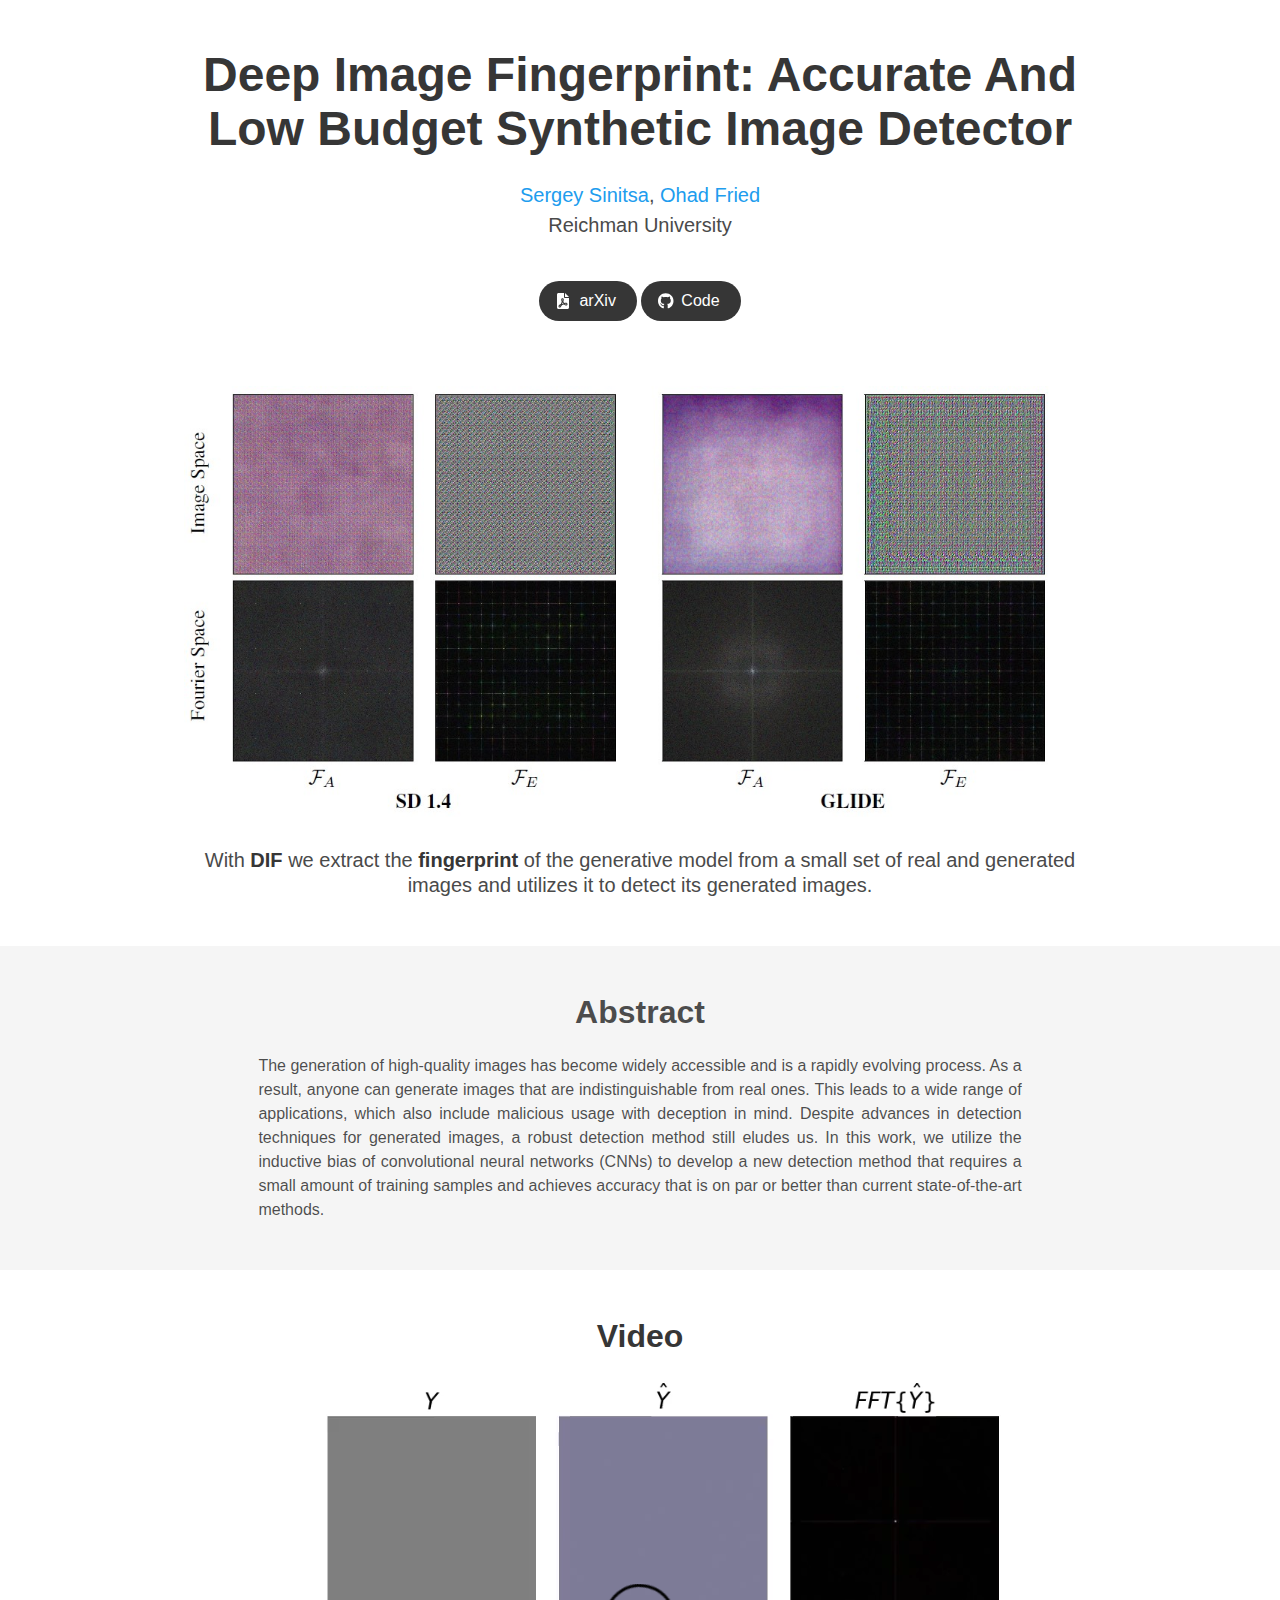
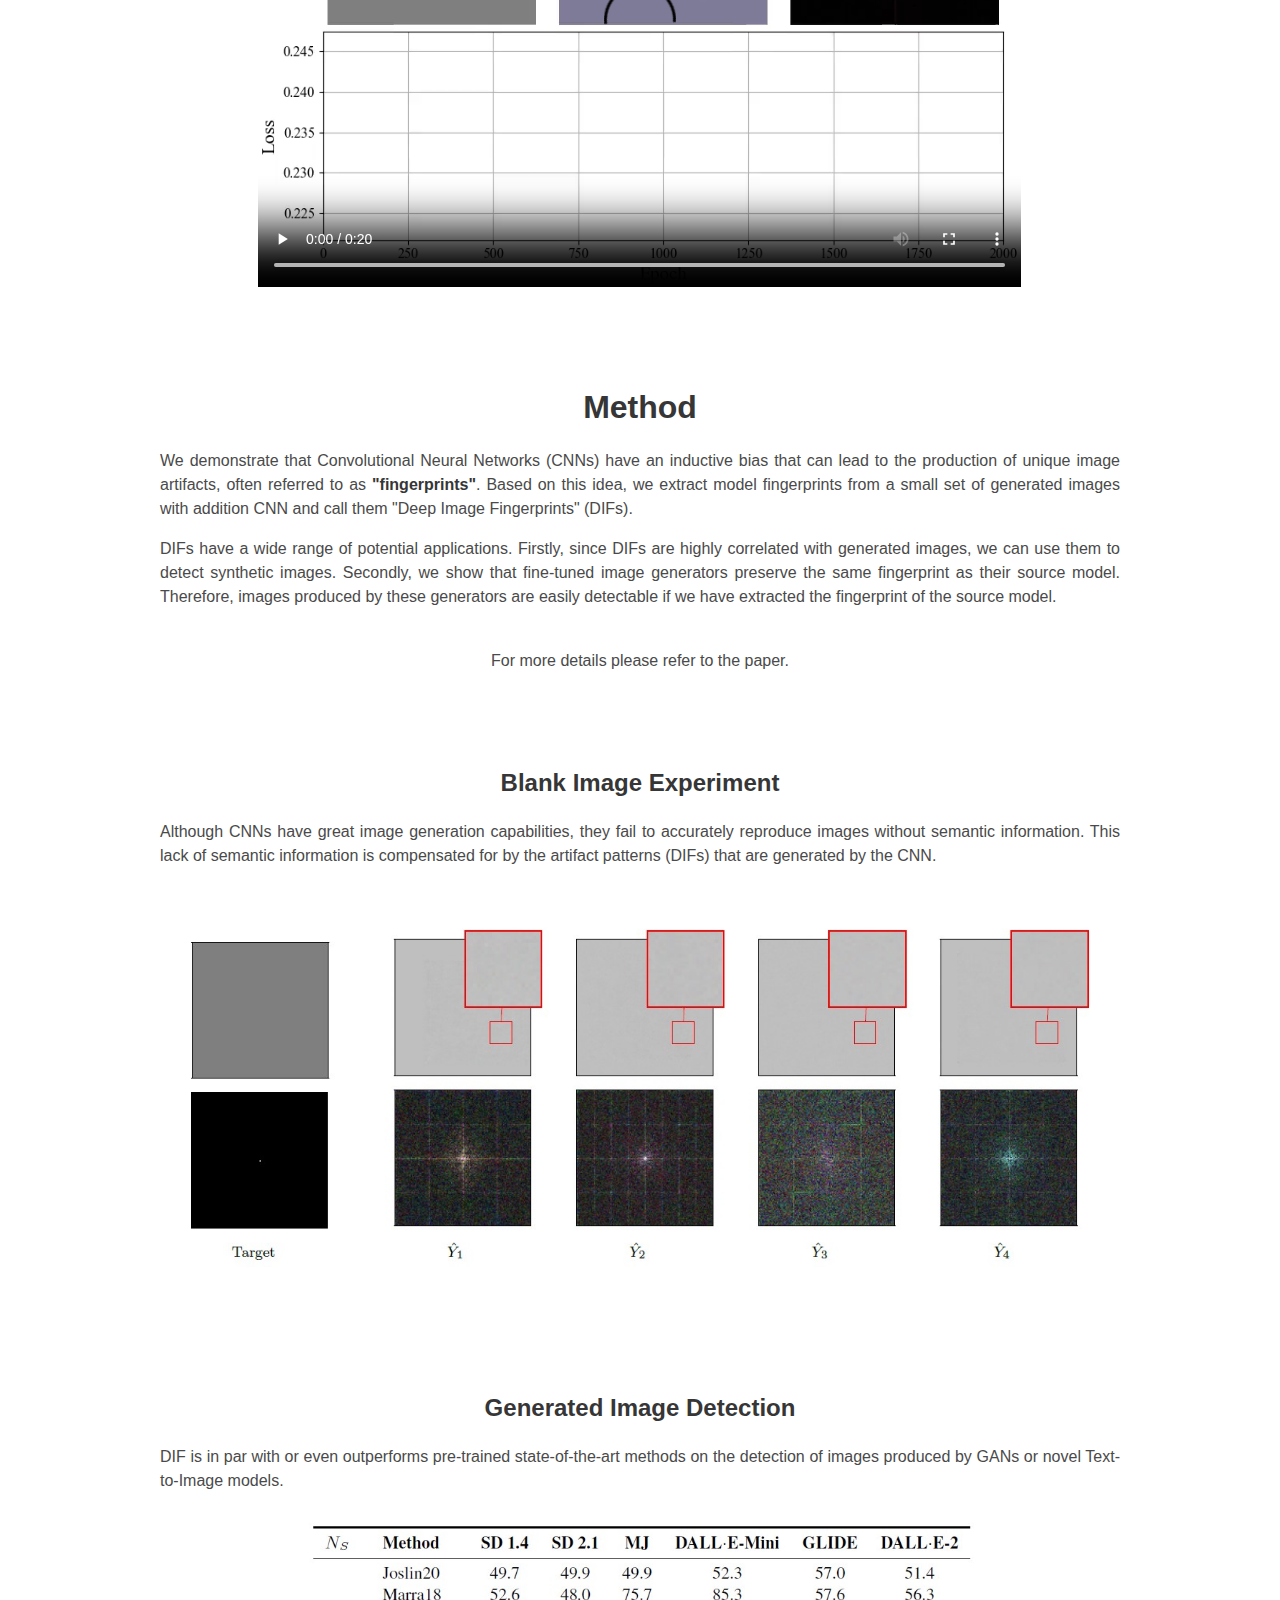
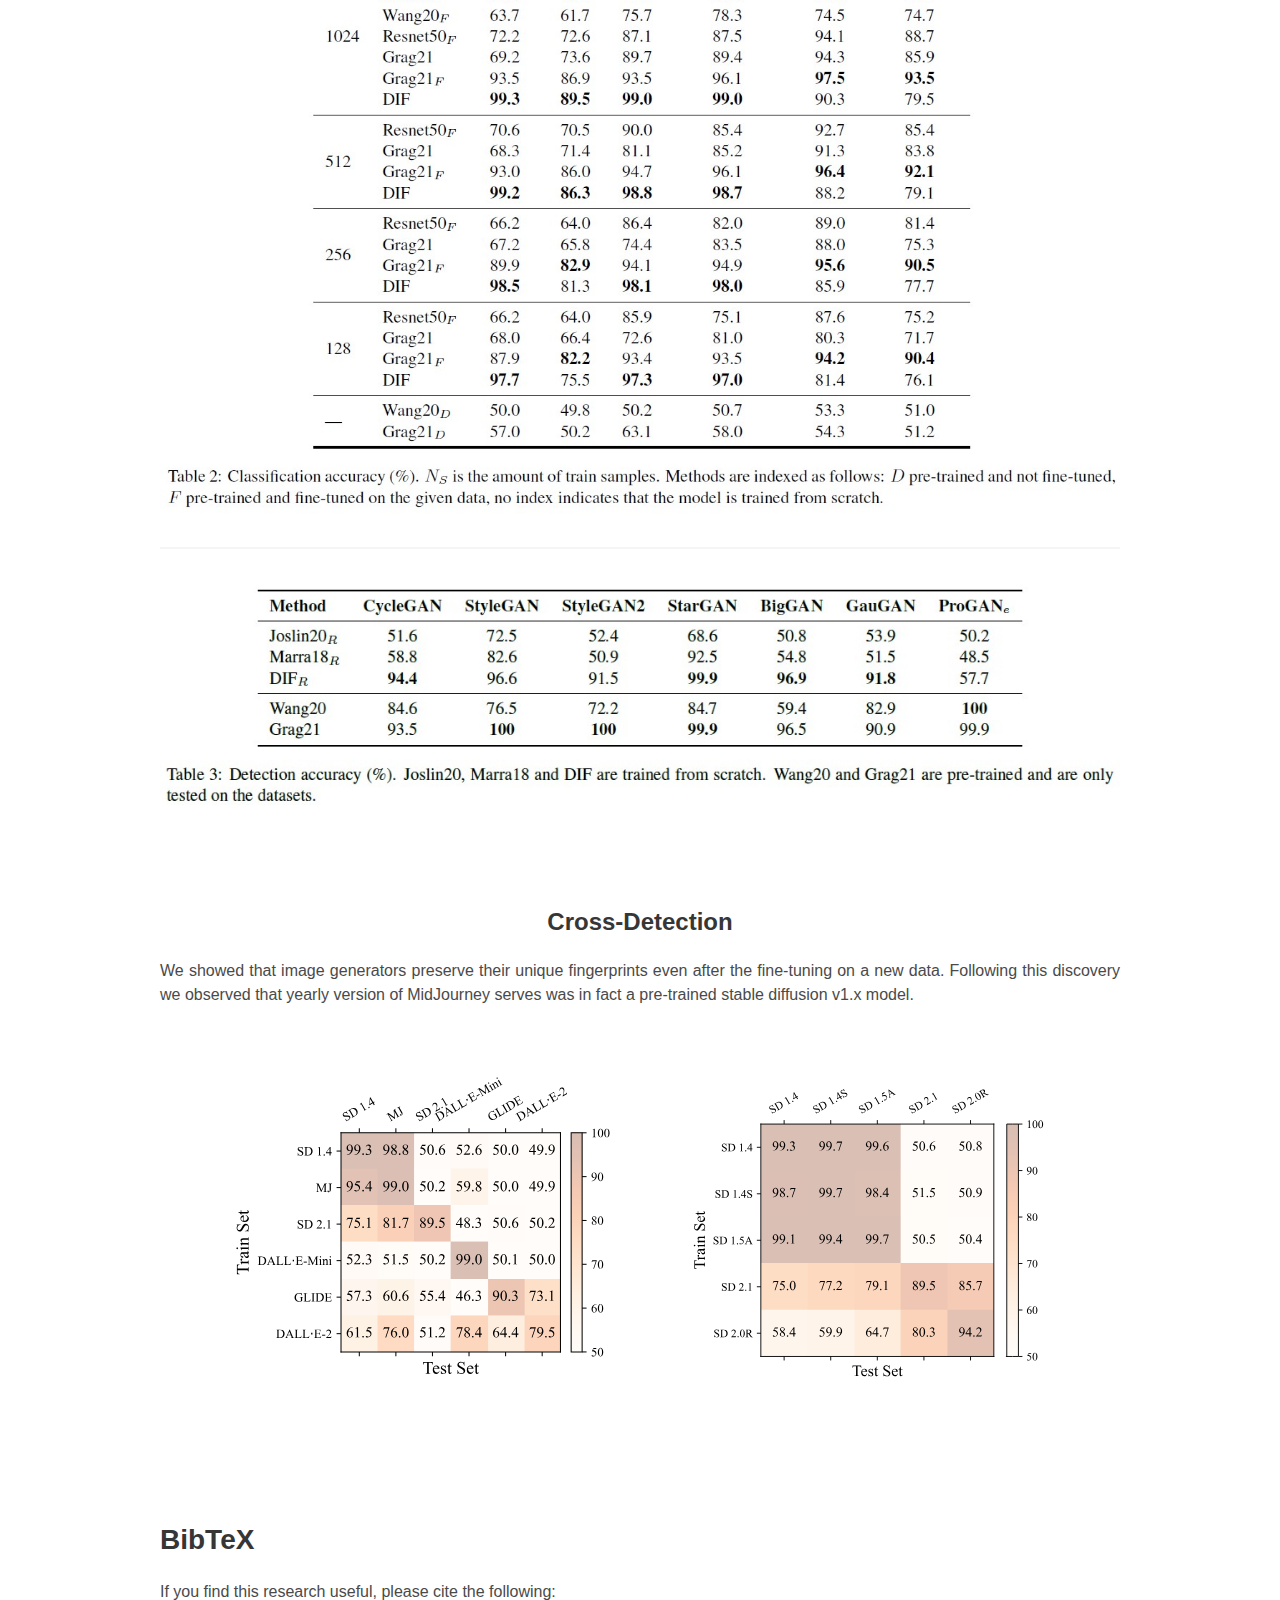
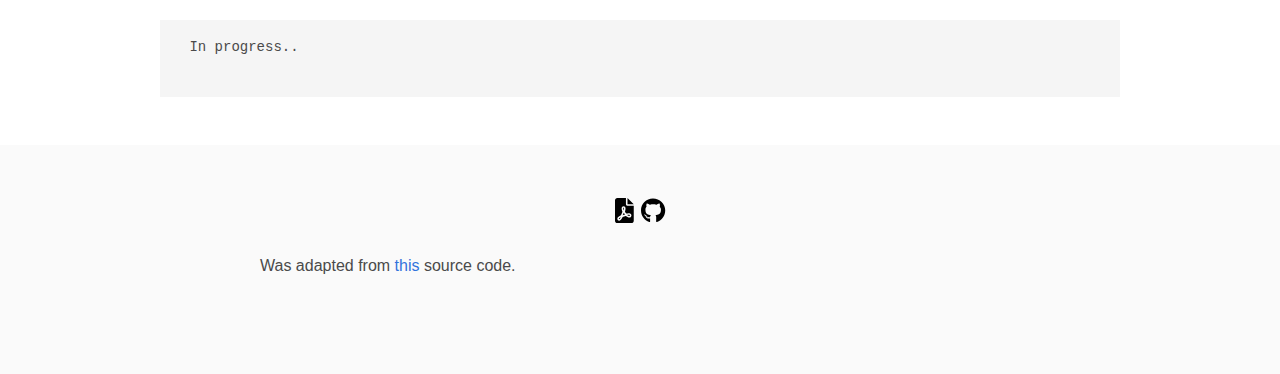
<file: dif.html>
<!DOCTYPE html>
<!-- saved from url=(0048)https://omriavrahami.com/blended-diffusion-page/ -->
<html class="fontawesome-i2svg-active fontawesome-i2svg-complete">
<head>
    <meta http-equiv="Content-Type" content="text/html; charset=UTF-8">

    <meta name="viewport" content="width=device-width, initial-scale=1">
    <title>DIF: Accurate And Low Budget Synthetic Image Detector</title>
    <style type="text/css">:host, :root {
        --fa-font-solid: normal 900 1em/1 "Font Awesome 6 Solid";
        --fa-font-regular: normal 400 1em/1 "Font Awesome 6 Regular";
        --fa-font-light: normal 300 1em/1 "Font Awesome 6 Light";
        --fa-font-thin: normal 100 1em/1 "Font Awesome 6 Thin";
        --fa-font-duotone: normal 900 1em/1 "Font Awesome 6 Duotone";
        --fa-font-brands: normal 400 1em/1 "Font Awesome 6 Brands"
    }

    svg:not(:host).svg-inline--fa, svg:not(:root).svg-inline--fa {
        overflow: visible;
        box-sizing: content-box
    }

    .svg-inline--fa {
        display: var(--fa-display, inline-block);
        height: 1em;
        overflow: visible;
        vertical-align: -.125em
    }

    .svg-inline--fa.fa-2xs {
        vertical-align: .1em
    }

    .svg-inline--fa.fa-xs {
        vertical-align: 0
    }

    .svg-inline--fa.fa-sm {
        vertical-align: -.0714285705em
    }

    .svg-inline--fa.fa-lg {
        vertical-align: -.2em
    }

    .svg-inline--fa.fa-xl {
        vertical-align: -.25em
    }

    .svg-inline--fa.fa-2xl {
        vertical-align: -.3125em
    }

    .svg-inline--fa.fa-pull-left {
        margin-right: var(--fa-pull-margin, .3em);
        width: auto
    }

    .svg-inline--fa.fa-pull-right {
        margin-left: var(--fa-pull-margin, .3em);
        width: auto
    }

    .svg-inline--fa.fa-li {
        width: var(--fa-li-width, 2em);
        top: .25em
    }

    .svg-inline--fa.fa-fw {
        width: var(--fa-fw-width, 1.25em)
    }

    .fa-layers svg.svg-inline--fa {
        bottom: 0;
        left: 0;
        margin: auto;
        position: absolute;
        right: 0;
        top: 0
    }

    .fa-layers-counter, .fa-layers-text {
        display: inline-block;
        position: absolute;
        text-align: center
    }

    .fa-layers {
        display: inline-block;
        height: 1em;
        position: relative;
        text-align: center;
        vertical-align: -.125em;
        width: 1em
    }

    .fa-layers svg.svg-inline--fa {
        -webkit-transform-origin: center center;
        transform-origin: center center
    }

    .fa-layers-text {
        left: 50%;
        top: 50%;
        -webkit-transform: translate(-50%, -50%);
        transform: translate(-50%, -50%);
        -webkit-transform-origin: center center;
        transform-origin: center center
    }

    .fa-layers-counter {
        background-color: var(--fa-counter-background-color, #ff253a);
        border-radius: var(--fa-counter-border-radius, 1em);
        box-sizing: border-box;
        color: var(--fa-inverse, #fff);
        line-height: var(--fa-counter-line-height, 1);
        max-width: var(--fa-counter-max-width, 5em);
        min-width: var(--fa-counter-min-width, 1.5em);
        overflow: hidden;
        padding: var(--fa-counter-padding, .25em .5em);
        right: var(--fa-right, 0);
        text-overflow: ellipsis;
        top: var(--fa-top, 0);
        -webkit-transform: scale(var(--fa-counter-scale, .25));
        transform: scale(var(--fa-counter-scale, .25));
        -webkit-transform-origin: top right;
        transform-origin: top right
    }

    .fa-layers-bottom-right {
        bottom: var(--fa-bottom, 0);
        right: var(--fa-right, 0);
        top: auto;
        -webkit-transform: scale(var(--fa-layers-scale, .25));
        transform: scale(var(--fa-layers-scale, .25));
        -webkit-transform-origin: bottom right;
        transform-origin: bottom right
    }

    .fa-layers-bottom-left {
        bottom: var(--fa-bottom, 0);
        left: var(--fa-left, 0);
        right: auto;
        top: auto;
        -webkit-transform: scale(var(--fa-layers-scale, .25));
        transform: scale(var(--fa-layers-scale, .25));
        -webkit-transform-origin: bottom left;
        transform-origin: bottom left
    }

    .fa-layers-top-right {
        top: var(--fa-top, 0);
        right: var(--fa-right, 0);
        -webkit-transform: scale(var(--fa-layers-scale, .25));
        transform: scale(var(--fa-layers-scale, .25));
        -webkit-transform-origin: top right;
        transform-origin: top right
    }

    .fa-layers-top-left {
        left: var(--fa-left, 0);
        right: auto;
        top: var(--fa-top, 0);
        -webkit-transform: scale(var(--fa-layers-scale, .25));
        transform: scale(var(--fa-layers-scale, .25));
        -webkit-transform-origin: top left;
        transform-origin: top left
    }

    .fa-1x {
        font-size: 1em
    }

    .fa-2x {
        font-size: 2em
    }

    .fa-3x {
        font-size: 3em
    }

    .fa-4x {
        font-size: 4em
    }

    .fa-5x {
        font-size: 5em
    }

    .fa-6x {
        font-size: 6em
    }

    .fa-7x {
        font-size: 7em
    }

    .fa-8x {
        font-size: 8em
    }

    .fa-9x {
        font-size: 9em
    }

    .fa-10x {
        font-size: 10em
    }

    .fa-2xs {
        font-size: .625em;
        line-height: .1em;
        vertical-align: .225em
    }

    .fa-xs {
        font-size: .75em;
        line-height: .0833333337em;
        vertical-align: .125em
    }

    .fa-sm {
        font-size: .875em;
        line-height: .0714285718em;
        vertical-align: .0535714295em
    }

    .fa-lg {
        font-size: 1.25em;
        line-height: .05em;
        vertical-align: -.075em
    }

    .fa-xl {
        font-size: 1.5em;
        line-height: .0416666682em;
        vertical-align: -.125em
    }

    .fa-2xl {
        font-size: 2em;
        line-height: .03125em;
        vertical-align: -.1875em
    }

    .fa-fw {
        text-align: center;
        width: 1.25em
    }

    .fa-ul {
        list-style-type: none;
        margin-left: var(--fa-li-margin, 2.5em);
        padding-left: 0
    }

    .fa-ul > li {
        position: relative
    }

    .fa-li {
        left: calc(var(--fa-li-width, 2em) * -1);
        position: absolute;
        text-align: center;
        width: var(--fa-li-width, 2em);
        line-height: inherit
    }

    .fa-border {
        border-color: var(--fa-border-color, #eee);
        border-radius: var(--fa-border-radius, .1em);
        border-style: var(--fa-border-style, solid);
        border-width: var(--fa-border-width, .08em);
        padding: var(--fa-border-padding, .2em .25em .15em)
    }

    .fa-pull-left {
        float: left;
        margin-right: var(--fa-pull-margin, .3em)
    }

    .fa-pull-right {
        float: right;
        margin-left: var(--fa-pull-margin, .3em)
    }

    .fa-beat {
        -webkit-animation-name: fa-beat;
        animation-name: fa-beat;
        -webkit-animation-delay: var(--fa-animation-delay, 0);
        animation-delay: var(--fa-animation-delay, 0);
        -webkit-animation-direction: var(--fa-animation-direction, normal);
        animation-direction: var(--fa-animation-direction, normal);
        -webkit-animation-duration: var(--fa-animation-duration, 1s);
        animation-duration: var(--fa-animation-duration, 1s);
        -webkit-animation-iteration-count: var(--fa-animation-iteration-count, infinite);
        animation-iteration-count: var(--fa-animation-iteration-count, infinite);
        -webkit-animation-timing-function: var(--fa-animation-timing, ease-in-out);
        animation-timing-function: var(--fa-animation-timing, ease-in-out)
    }

    .fa-bounce {
        -webkit-animation-name: fa-bounce;
        animation-name: fa-bounce;
        -webkit-animation-delay: var(--fa-animation-delay, 0);
        animation-delay: var(--fa-animation-delay, 0);
        -webkit-animation-direction: var(--fa-animation-direction, normal);
        animation-direction: var(--fa-animation-direction, normal);
        -webkit-animation-duration: var(--fa-animation-duration, 1s);
        animation-duration: var(--fa-animation-duration, 1s);
        -webkit-animation-iteration-count: var(--fa-animation-iteration-count, infinite);
        animation-iteration-count: var(--fa-animation-iteration-count, infinite);
        -webkit-animation-timing-function: var(--fa-animation-timing, cubic-bezier(.28, .84, .42, 1));
        animation-timing-function: var(--fa-animation-timing, cubic-bezier(.28, .84, .42, 1))
    }

    .fa-fade {
        -webkit-animation-name: fa-fade;
        animation-name: fa-fade;
        -webkit-animation-delay: var(--fa-animation-delay, 0);
        animation-delay: var(--fa-animation-delay, 0);
        -webkit-animation-direction: var(--fa-animation-direction, normal);
        animation-direction: var(--fa-animation-direction, normal);
        -webkit-animation-duration: var(--fa-animation-duration, 1s);
        animation-duration: var(--fa-animation-duration, 1s);
        -webkit-animation-iteration-count: var(--fa-animation-iteration-count, infinite);
        animation-iteration-count: var(--fa-animation-iteration-count, infinite);
        -webkit-animation-timing-function: var(--fa-animation-timing, cubic-bezier(.4, 0, .6, 1));
        animation-timing-function: var(--fa-animation-timing, cubic-bezier(.4, 0, .6, 1))
    }

    .fa-beat-fade {
        -webkit-animation-name: fa-beat-fade;
        animation-name: fa-beat-fade;
        -webkit-animation-delay: var(--fa-animation-delay, 0);
        animation-delay: var(--fa-animation-delay, 0);
        -webkit-animation-direction: var(--fa-animation-direction, normal);
        animation-direction: var(--fa-animation-direction, normal);
        -webkit-animation-duration: var(--fa-animation-duration, 1s);
        animation-duration: var(--fa-animation-duration, 1s);
        -webkit-animation-iteration-count: var(--fa-animation-iteration-count, infinite);
        animation-iteration-count: var(--fa-animation-iteration-count, infinite);
        -webkit-animation-timing-function: var(--fa-animation-timing, cubic-bezier(.4, 0, .6, 1));
        animation-timing-function: var(--fa-animation-timing, cubic-bezier(.4, 0, .6, 1))
    }

    .fa-flip {
        -webkit-animation-name: fa-flip;
        animation-name: fa-flip;
        -webkit-animation-delay: var(--fa-animation-delay, 0);
        animation-delay: var(--fa-animation-delay, 0);
        -webkit-animation-direction: var(--fa-animation-direction, normal);
        animation-direction: var(--fa-animation-direction, normal);
        -webkit-animation-duration: var(--fa-animation-duration, 1s);
        animation-duration: var(--fa-animation-duration, 1s);
        -webkit-animation-iteration-count: var(--fa-animation-iteration-count, infinite);
        animation-iteration-count: var(--fa-animation-iteration-count, infinite);
        -webkit-animation-timing-function: var(--fa-animation-timing, ease-in-out);
        animation-timing-function: var(--fa-animation-timing, ease-in-out)
    }

    .fa-shake {
        -webkit-animation-name: fa-shake;
        animation-name: fa-shake;
        -webkit-animation-delay: var(--fa-animation-delay, 0);
        animation-delay: var(--fa-animation-delay, 0);
        -webkit-animation-direction: var(--fa-animation-direction, normal);
        animation-direction: var(--fa-animation-direction, normal);
        -webkit-animation-duration: var(--fa-animation-duration, 1s);
        animation-duration: var(--fa-animation-duration, 1s);
        -webkit-animation-iteration-count: var(--fa-animation-iteration-count, infinite);
        animation-iteration-count: var(--fa-animation-iteration-count, infinite);
        -webkit-animation-timing-function: var(--fa-animation-timing, linear);
        animation-timing-function: var(--fa-animation-timing, linear)
    }

    .fa-spin {
        -webkit-animation-name: fa-spin;
        animation-name: fa-spin;
        -webkit-animation-delay: var(--fa-animation-delay, 0);
        animation-delay: var(--fa-animation-delay, 0);
        -webkit-animation-direction: var(--fa-animation-direction, normal);
        animation-direction: var(--fa-animation-direction, normal);
        -webkit-animation-duration: var(--fa-animation-duration, 2s);
        animation-duration: var(--fa-animation-duration, 2s);
        -webkit-animation-iteration-count: var(--fa-animation-iteration-count, infinite);
        animation-iteration-count: var(--fa-animation-iteration-count, infinite);
        -webkit-animation-timing-function: var(--fa-animation-timing, linear);
        animation-timing-function: var(--fa-animation-timing, linear)
    }

    .fa-spin-reverse {
        --fa-animation-direction: reverse
    }

    .fa-pulse, .fa-spin-pulse {
        -webkit-animation-name: fa-spin;
        animation-name: fa-spin;
        -webkit-animation-direction: var(--fa-animation-direction, normal);
        animation-direction: var(--fa-animation-direction, normal);
        -webkit-animation-duration: var(--fa-animation-duration, 1s);
        animation-duration: var(--fa-animation-duration, 1s);
        -webkit-animation-iteration-count: var(--fa-animation-iteration-count, infinite);
        animation-iteration-count: var(--fa-animation-iteration-count, infinite);
        -webkit-animation-timing-function: var(--fa-animation-timing, steps(8));
        animation-timing-function: var(--fa-animation-timing, steps(8))
    }

    @media (prefers-reduced-motion: reduce) {
        .fa-beat, .fa-beat-fade, .fa-bounce, .fa-fade, .fa-flip, .fa-pulse, .fa-shake, .fa-spin, .fa-spin-pulse {
            -webkit-animation-delay: -1ms;
            animation-delay: -1ms;
            -webkit-animation-duration: 1ms;
            animation-duration: 1ms;
            -webkit-animation-iteration-count: 1;
            animation-iteration-count: 1;
            transition-delay: 0s;
            transition-duration: 0s
        }
    }

    @-webkit-keyframes fa-beat {
        0%, 90% {
            -webkit-transform: scale(1);
            transform: scale(1)
        }
        45% {
            -webkit-transform: scale(var(--fa-beat-scale, 1.25));
            transform: scale(var(--fa-beat-scale, 1.25))
        }
    }

    @keyframes fa-beat {
        0%, 90% {
            -webkit-transform: scale(1);
            transform: scale(1)
        }
        45% {
            -webkit-transform: scale(var(--fa-beat-scale, 1.25));
            transform: scale(var(--fa-beat-scale, 1.25))
        }
    }

    @-webkit-keyframes fa-bounce {
        0% {
            -webkit-transform: scale(1, 1) translateY(0);
            transform: scale(1, 1) translateY(0)
        }
        10% {
            -webkit-transform: scale(var(--fa-bounce-start-scale-x, 1.1), var(--fa-bounce-start-scale-y, .9)) translateY(0);
            transform: scale(var(--fa-bounce-start-scale-x, 1.1), var(--fa-bounce-start-scale-y, .9)) translateY(0)
        }
        30% {
            -webkit-transform: scale(var(--fa-bounce-jump-scale-x, .9), var(--fa-bounce-jump-scale-y, 1.1)) translateY(var(--fa-bounce-height, -.5em));
            transform: scale(var(--fa-bounce-jump-scale-x, .9), var(--fa-bounce-jump-scale-y, 1.1)) translateY(var(--fa-bounce-height, -.5em))
        }
        50% {
            -webkit-transform: scale(var(--fa-bounce-land-scale-x, 1.05), var(--fa-bounce-land-scale-y, .95)) translateY(0);
            transform: scale(var(--fa-bounce-land-scale-x, 1.05), var(--fa-bounce-land-scale-y, .95)) translateY(0)
        }
        57% {
            -webkit-transform: scale(1, 1) translateY(var(--fa-bounce-rebound, -.125em));
            transform: scale(1, 1) translateY(var(--fa-bounce-rebound, -.125em))
        }
        64% {
            -webkit-transform: scale(1, 1) translateY(0);
            transform: scale(1, 1) translateY(0)
        }
        100% {
            -webkit-transform: scale(1, 1) translateY(0);
            transform: scale(1, 1) translateY(0)
        }
    }

    @keyframes fa-bounce {
        0% {
            -webkit-transform: scale(1, 1) translateY(0);
            transform: scale(1, 1) translateY(0)
        }
        10% {
            -webkit-transform: scale(var(--fa-bounce-start-scale-x, 1.1), var(--fa-bounce-start-scale-y, .9)) translateY(0);
            transform: scale(var(--fa-bounce-start-scale-x, 1.1), var(--fa-bounce-start-scale-y, .9)) translateY(0)
        }
        30% {
            -webkit-transform: scale(var(--fa-bounce-jump-scale-x, .9), var(--fa-bounce-jump-scale-y, 1.1)) translateY(var(--fa-bounce-height, -.5em));
            transform: scale(var(--fa-bounce-jump-scale-x, .9), var(--fa-bounce-jump-scale-y, 1.1)) translateY(var(--fa-bounce-height, -.5em))
        }
        50% {
            -webkit-transform: scale(var(--fa-bounce-land-scale-x, 1.05), var(--fa-bounce-land-scale-y, .95)) translateY(0);
            transform: scale(var(--fa-bounce-land-scale-x, 1.05), var(--fa-bounce-land-scale-y, .95)) translateY(0)
        }
        57% {
            -webkit-transform: scale(1, 1) translateY(var(--fa-bounce-rebound, -.125em));
            transform: scale(1, 1) translateY(var(--fa-bounce-rebound, -.125em))
        }
        64% {
            -webkit-transform: scale(1, 1) translateY(0);
            transform: scale(1, 1) translateY(0)
        }
        100% {
            -webkit-transform: scale(1, 1) translateY(0);
            transform: scale(1, 1) translateY(0)
        }
    }

    @-webkit-keyframes fa-fade {
        50% {
            opacity: var(--fa-fade-opacity, .4)
        }
    }

    @keyframes fa-fade {
        50% {
            opacity: var(--fa-fade-opacity, .4)
        }
    }

    @-webkit-keyframes fa-beat-fade {
        0%, 100% {
            opacity: var(--fa-beat-fade-opacity, .4);
            -webkit-transform: scale(1);
            transform: scale(1)
        }
        50% {
            opacity: 1;
            -webkit-transform: scale(var(--fa-beat-fade-scale, 1.125));
            transform: scale(var(--fa-beat-fade-scale, 1.125))
        }
    }

    @keyframes fa-beat-fade {
        0%, 100% {
            opacity: var(--fa-beat-fade-opacity, .4);
            -webkit-transform: scale(1);
            transform: scale(1)
        }
        50% {
            opacity: 1;
            -webkit-transform: scale(var(--fa-beat-fade-scale, 1.125));
            transform: scale(var(--fa-beat-fade-scale, 1.125))
        }
    }

    @-webkit-keyframes fa-flip {
        50% {
            -webkit-transform: rotate3d(var(--fa-flip-x, 0), var(--fa-flip-y, 1), var(--fa-flip-z, 0), var(--fa-flip-angle, -180deg));
            transform: rotate3d(var(--fa-flip-x, 0), var(--fa-flip-y, 1), var(--fa-flip-z, 0), var(--fa-flip-angle, -180deg))
        }
    }

    @keyframes fa-flip {
        50% {
            -webkit-transform: rotate3d(var(--fa-flip-x, 0), var(--fa-flip-y, 1), var(--fa-flip-z, 0), var(--fa-flip-angle, -180deg));
            transform: rotate3d(var(--fa-flip-x, 0), var(--fa-flip-y, 1), var(--fa-flip-z, 0), var(--fa-flip-angle, -180deg))
        }
    }

    @-webkit-keyframes fa-shake {
        0% {
            -webkit-transform: rotate(-15deg);
            transform: rotate(-15deg)
        }
        4% {
            -webkit-transform: rotate(15deg);
            transform: rotate(15deg)
        }
        24%, 8% {
            -webkit-transform: rotate(-18deg);
            transform: rotate(-18deg)
        }
        12%, 28% {
            -webkit-transform: rotate(18deg);
            transform: rotate(18deg)
        }
        16% {
            -webkit-transform: rotate(-22deg);
            transform: rotate(-22deg)
        }
        20% {
            -webkit-transform: rotate(22deg);
            transform: rotate(22deg)
        }
        32% {
            -webkit-transform: rotate(-12deg);
            transform: rotate(-12deg)
        }
        36% {
            -webkit-transform: rotate(12deg);
            transform: rotate(12deg)
        }
        100%, 40% {
            -webkit-transform: rotate(0);
            transform: rotate(0)
        }
    }

    @keyframes fa-shake {
        0% {
            -webkit-transform: rotate(-15deg);
            transform: rotate(-15deg)
        }
        4% {
            -webkit-transform: rotate(15deg);
            transform: rotate(15deg)
        }
        24%, 8% {
            -webkit-transform: rotate(-18deg);
            transform: rotate(-18deg)
        }
        12%, 28% {
            -webkit-transform: rotate(18deg);
            transform: rotate(18deg)
        }
        16% {
            -webkit-transform: rotate(-22deg);
            transform: rotate(-22deg)
        }
        20% {
            -webkit-transform: rotate(22deg);
            transform: rotate(22deg)
        }
        32% {
            -webkit-transform: rotate(-12deg);
            transform: rotate(-12deg)
        }
        36% {
            -webkit-transform: rotate(12deg);
            transform: rotate(12deg)
        }
        100%, 40% {
            -webkit-transform: rotate(0);
            transform: rotate(0)
        }
    }

    @-webkit-keyframes fa-spin {
        0% {
            -webkit-transform: rotate(0);
            transform: rotate(0)
        }
        100% {
            -webkit-transform: rotate(360deg);
            transform: rotate(360deg)
        }
    }

    @keyframes fa-spin {
        0% {
            -webkit-transform: rotate(0);
            transform: rotate(0)
        }
        100% {
            -webkit-transform: rotate(360deg);
            transform: rotate(360deg)
        }
    }

    .fa-rotate-90 {
        -webkit-transform: rotate(90deg);
        transform: rotate(90deg)
    }

    .fa-rotate-180 {
        -webkit-transform: rotate(180deg);
        transform: rotate(180deg)
    }

    .fa-rotate-270 {
        -webkit-transform: rotate(270deg);
        transform: rotate(270deg)
    }

    .fa-flip-horizontal {
        -webkit-transform: scale(-1, 1);
        transform: scale(-1, 1)
    }

    .fa-flip-vertical {
        -webkit-transform: scale(1, -1);
        transform: scale(1, -1)
    }

    .fa-flip-both, .fa-flip-horizontal.fa-flip-vertical {
        -webkit-transform: scale(-1, -1);
        transform: scale(-1, -1)
    }

    .fa-rotate-by {
        -webkit-transform: rotate(var(--fa-rotate-angle, none));
        transform: rotate(var(--fa-rotate-angle, none))
    }

    .fa-stack {
        display: inline-block;
        vertical-align: middle;
        height: 2em;
        position: relative;
        width: 2.5em
    }

    .fa-stack-1x, .fa-stack-2x {
        bottom: 0;
        left: 0;
        margin: auto;
        position: absolute;
        right: 0;
        top: 0;
        z-index: var(--fa-stack-z-index, auto)
    }

    .svg-inline--fa.fa-stack-1x {
        height: 1em;
        width: 1.25em
    }

    .svg-inline--fa.fa-stack-2x {
        height: 2em;
        width: 2.5em
    }

    .fa-inverse {
        color: var(--fa-inverse, #fff)
    }

    .fa-sr-only, .sr-only {
        position: absolute;
        width: 1px;
        height: 1px;
        padding: 0;
        margin: -1px;
        overflow: hidden;
        clip: rect(0, 0, 0, 0);
        white-space: nowrap;
        border-width: 0
    }

    .fa-sr-only-focusable:not(:focus), .sr-only-focusable:not(:focus) {
        position: absolute;
        width: 1px;
        height: 1px;
        padding: 0;
        margin: -1px;
        overflow: hidden;
        clip: rect(0, 0, 0, 0);
        white-space: nowrap;
        border-width: 0
    }

    .svg-inline--fa .fa-primary {
        fill: var(--fa-primary-color, currentColor);
        opacity: var(--fa-primary-opacity, 1)
    }

    .svg-inline--fa .fa-secondary {
        fill: var(--fa-secondary-color, currentColor);
        opacity: var(--fa-secondary-opacity, .4)
    }

    .svg-inline--fa.fa-swap-opacity .fa-primary {
        opacity: var(--fa-secondary-opacity, .4)
    }

    .svg-inline--fa.fa-swap-opacity .fa-secondary {
        opacity: var(--fa-primary-opacity, 1)
    }

    .svg-inline--fa mask .fa-primary, .svg-inline--fa mask .fa-secondary {
        fill: #000
    }

    .fa-duotone.fa-inverse, .fad.fa-inverse {
        color: var(--fa-inverse, #fff)
    }</style>
    <link rel="icon" href="a">
    <link rel="canonical" href="https://">

    <!-- Global site tag (gtag.js) - Google Analytics -->
    <script async="" src="./DIF_files/js"></script>
    <script>
        window.dataLayer = window.dataLayer || [];

        function gtag() {
            dataLayer.push(arguments);
        }

        gtag('js', new Date());

        gtag('config', 'G-YJE6NY298X');
    </script>

    <!-- Meta tags -->
    <meta name="keywords" content="Deep Image Fingerprint, Generated image detection, Synthetic image detection">
    <meta property="og:site_name" content="Deep Image Fingerprint for generated image detection">
    <meta property="og:title" content="Deep Image Fingerprint">
    <meta name="description" content="A novel method for low budget detection of a generated images.">
    <meta property="og:description" content="A novel method for low budget detection of a generated images.">
    <meta property="og:image" itemprop="image" content="teaser.jpg">
    <meta property="og:type" content="website">
    <meta property="og:image:type" content="image/jpeg">
    <meta property="og:image:width" content="300">
    <meta property="og:image:height" content="300">

    <link href="./DIF_files/css" rel="stylesheet">

    <link rel="stylesheet" href="./DIF_files/bulma.min.css">
    <link rel="stylesheet" href="./DIF_files/bulma-carousel.min.css">
    <link rel="stylesheet" href="./DIF_files/fontawesome.all.min.css">
    <link rel="stylesheet" href="./DIF_files/academicons.min.css">
    <link rel="stylesheet" type="text/css" href="./DIF_files/slick.css">
    <link rel="stylesheet" type="text/css" href="./DIF_files/slick-theme.css">
    <link rel="stylesheet" href="./DIF_files/index.css">

    <script src="./DIF_files/jquery.min.js.download"></script>
    <script defer="" src="./DIF_files/fontawesome.all.min.js.download"></script>
    <script src="./DIF_files/bulma-carousel.min.js.download"></script>
    <script type="text/javascript" src="./DIF_files/slick.min.js.download"></script>
    <script src="./DIF_files/index.js.download"></script>
</head>

<body>
<section class="hero">
    <div class="hero-body">
        <div class="container is-max-desktop">
            <div class="columns is-centered">
                <div class="column has-text-centered">
                    <h1 class="title is-1 publication-title">Deep Image Fingerprint: Accurate And Low Budget Synthetic
                        Image Detector</h1>
                    <div class="is-size-5 publication-authors">
                      <span class="author-block">
                        <a href="https://www.linkedin.com/in/serge2020/">Sergey Sinitsa</a></span>,
                        <span class="author-block">
                        <a href="https://www.ohadf.com/">Ohad Fried</a>
                      </span>
                    </div>
                    <div class="is-size-5 publication-authors">
                        <span class="author-block">Reichman University</span>
                    </div>
                    <br>

                    <!--            <div>-->
                    <!--              <p style="font-size:23px;font-weight:bold;padding-top: 5px;">CVPR 2022</p>-->
                    <!--            </div>-->

                    <div class="column has-text-centered">
                        <div class="publication-links">
                            <!-- PDF Link. -->
                            <span class="link-block">
                  <a href="https://" class="external-link button is-normal is-rounded is-dark">
                    <span class="icon">
                      <svg class="svg-inline--fa fa-file-pdf" aria-hidden="true" focusable="false" data-prefix="fas"
                           data-icon="file-pdf" role="img" xmlns="http://www.w3.org/2000/svg" viewBox="0 0 384 512"
                           data-fa-i2svg=""><path fill="currentColor"
                                                  d="M184 208c0-4.406-3.594-8-8-8S168 203.6 168 208c0 2.062 .2969 23.31 9.141 50.25C179.1 249.6 184 226.2 184 208zM256 0v128h128L256 0zM80 422.4c0 9.656 10.47 11.97 14.38 6.375C99.27 421.9 108.8 408 120.1 388.6c-14.22 7.969-27.25 17.31-38.02 28.31C80.75 418.3 80 420.3 80 422.4zM224 128L224 0H48C21.49 0 0 21.49 0 48v416C0 490.5 21.49 512 48 512h288c26.51 0 48-21.49 48-48V160h-127.1C238.3 160 224 145.7 224 128zM292 312c24.26 0 44 19.74 44 44c0 24.67-18.94 44-43.13 44c-5.994 0-11.81-.9531-17.22-2.805c-20.06-6.758-38.38-15.96-54.55-27.39c-23.88 5.109-45.46 11.52-64.31 19.1c-14.43 26.31-27.63 46.15-36.37 58.41C112.1 457.8 100.8 464 87.94 464C65.92 464 48 446.1 48 424.1c0-11.92 3.74-21.82 11.18-29.51c16.18-16.52 37.37-30.99 63.02-43.05c11.75-22.83 21.94-46.04 30.33-69.14C136.2 242.4 136 208.4 136 208c0-22.05 17.95-40 40-40c22.06 0 40 17.95 40 40c0 24.1-7.227 55.75-8.938 62.63c-1.006 3.273-2.035 6.516-3.082 9.723c7.83 14.46 17.7 27.21 29.44 38.05C263.1 313.4 284.3 312.1 287.6 312H292zM156.5 354.6c17.98-6.5 36.13-11.44 52.92-15.19c-12.42-12.06-22.17-25.12-29.8-38.16C172.3 320.6 164.4 338.5 156.5 354.6zM292.9 368C299 368 304 363 304 356.9C304 349.4 298.6 344 292 344H288c-.3438 .0313-16.83 .9687-40.95 4.75c11.27 7 24.12 13.19 38.84 18.12C288 367.6 290.5 368 292.9 368z"></path></svg>
                        <!-- <i class="fas fa-file-pdf"></i> Font Awesome fontawesome.com -->
                    </span>
                    <span>arXiv</span>
                  </a>
                </span>

                            <!-- Code Link. -->
                <span class="link-block">
                  <a href="https://github.com/Sergo2020/DIF_pytorch_official"
                     class="external-link button is-normal is-rounded is-dark">
                    <span class="icon">
                      <svg class="svg-inline--fa fa-github" aria-hidden="true" focusable="false" data-prefix="fab"
                           data-icon="github" role="img" xmlns="http://www.w3.org/2000/svg" viewBox="0 0 496 512"
                           data-fa-i2svg=""><path fill="currentColor"
                                                  d="M165.9 397.4c0 2-2.3 3.6-5.2 3.6-3.3 .3-5.6-1.3-5.6-3.6 0-2 2.3-3.6 5.2-3.6 3-.3 5.6 1.3 5.6 3.6zm-31.1-4.5c-.7 2 1.3 4.3 4.3 4.9 2.6 1 5.6 0 6.2-2s-1.3-4.3-4.3-5.2c-2.6-.7-5.5 .3-6.2 2.3zm44.2-1.7c-2.9 .7-4.9 2.6-4.6 4.9 .3 2 2.9 3.3 5.9 2.6 2.9-.7 4.9-2.6 4.6-4.6-.3-1.9-3-3.2-5.9-2.9zM244.8 8C106.1 8 0 113.3 0 252c0 110.9 69.8 205.8 169.5 239.2 12.8 2.3 17.3-5.6 17.3-12.1 0-6.2-.3-40.4-.3-61.4 0 0-70 15-84.7-29.8 0 0-11.4-29.1-27.8-36.6 0 0-22.9-15.7 1.6-15.4 0 0 24.9 2 38.6 25.8 21.9 38.6 58.6 27.5 72.9 20.9 2.3-16 8.8-27.1 16-33.7-55.9-6.2-112.3-14.3-112.3-110.5 0-27.5 7.6-41.3 23.6-58.9-2.6-6.5-11.1-33.3 2.6-67.9 20.9-6.5 69 27 69 27 20-5.6 41.5-8.5 62.8-8.5s42.8 2.9 62.8 8.5c0 0 48.1-33.6 69-27 13.7 34.7 5.2 61.4 2.6 67.9 16 17.7 25.8 31.5 25.8 58.9 0 96.5-58.9 104.2-114.8 110.5 9.2 7.9 17 22.9 17 46.4 0 33.7-.3 75.4-.3 83.6 0 6.5 4.6 14.4 17.3 12.1C428.2 457.8 496 362.9 496 252 496 113.3 383.5 8 244.8 8zM97.2 352.9c-1.3 1-1 3.3 .7 5.2 1.6 1.6 3.9 2.3 5.2 1 1.3-1 1-3.3-.7-5.2-1.6-1.6-3.9-2.3-5.2-1zm-10.8-8.1c-.7 1.3 .3 2.9 2.3 3.9 1.6 1 3.6 .7 4.3-.7 .7-1.3-.3-2.9-2.3-3.9-2-.6-3.6-.3-4.3 .7zm32.4 35.6c-1.6 1.3-1 4.3 1.3 6.2 2.3 2.3 5.2 2.6 6.5 1 1.3-1.3 .7-4.3-1.3-6.2-2.2-2.3-5.2-2.6-6.5-1zm-11.4-14.7c-1.6 1-1.6 3.6 0 5.9 1.6 2.3 4.3 3.3 5.6 2.3 1.6-1.3 1.6-3.9 0-6.2-1.4-2.3-4-3.3-5.6-2z"></path></svg>
                        <!-- <i class="fab fa-github"></i> Font Awesome fontawesome.com -->
                    </span>
                    <span>Code</span>
                  </a>
                </span>
                        </div>
                    </div>
                </div>
            </div>
        </div>
    </div>
</section>

<!--/ Teaser image. -->
<section class="hero teaser">
    <div class="container is-max-desktop">
        <div class="hero-body">
            <div id="teaser" class="has-text-centered">
                <img style="width: 110%;" src="./DIF_files/teaser.jpg" alt="Blended Diffusion teaser.">
            </div>
            <br>
            <h2 class="subtitle has-text-centered">
                With <strong>DIF</strong> we extract the <strong>fingerprint</strong> of the generative model from a
                small set of real and generated images and
                utilizes it to detect its generated images.
            </h2>
        </div>
    </div>
</section>

<!--/ Abstract. -->
<section class="section hero is-light">
    <div class="container is-max-desktop">
        <!-- Abstract. -->
        <div class="columns is-centered has-text-centered">
            <div class="column is-four-fifths">
                <h2 class="title is-3">Abstract</h2>

                <div class="content has-text-justified">
                    <p>
                        The generation of high-quality images has become widely accessible and is a rapidly evolving
                        process. As a result, anyone can generate images that are indistinguishable from real ones. This
                        leads to a wide range of applications, which also include malicious usage with deception in
                        mind. Despite advances in detection techniques for generated images, a robust detection method
                        still eludes us. In this work, we utilize the inductive bias of convolutional neural networks
                        (CNNs) to develop a new detection method that requires a small amount of training samples and
                        achieves accuracy that is on par or better than current state-of-the-art methods.
                    </p>
                </div>
            </div>
        </div>
    </div>
</section>

<!-- Paper video. -->

<section class="section">
    <div class="container is-max-desktop">
        <div class="columns is-centered has-text-centered">
            <div class="column is-12">
                <div class="content has-text-justified">
                    <div class="columns is-centered has-text-centered">
                        <div class="column is-four-fifths">
                            <h2 class="title is-3">Video</h2>
                            <video width="100%" height="100%" controls autoplay loop>
                                <source src="DIF_files/video.mp4" type="video/mp4">
                            </video>
                        </div>
                    </div>
                </div>
            </div>
        </div>
    </div>
</section>


<!-- Method explanation -->
<section class="section">
    <div class="container is-max-desktop">
        <div class="columns is-centered has-text-centered">
            <div class="column is-12">
                <h2 class="title is-3">Method</h2>

                <div class="content has-text-justified">
                    <p>
                        We demonstrate that Convolutional Neural Networks (CNNs) have an inductive bias that can lead to
                        the production of unique image artifacts, often referred to as <strong>"fingerprints"</strong>.
                        Based on this idea, we extract model fingerprints from a small set of generated images with
                        addition CNN
                        and call them "Deep Image Fingerprints" (DIFs).
                    </p>
                    <p>
                        DIFs have a wide range of potential applications. Firstly, since DIFs are highly correlated with
                        generated images, we can use them to detect synthetic images. Secondly, we show that fine-tuned
                        image generators preserve the same fingerprint as their source model. Therefore, images produced
                        by these generators are easily detectable if we have extracted the fingerprint of the source
                        model.
                    </p>
                    <br>
                    <p align="center">For more details please refer to the paper.</p>
                </div>
            </div>
        </div>
    </div>
</section>

<!-- Gray Image -->
<section class="section">
    <div class="container is-max-desktop">
        <div class="columns is-centered has-text-centered">
            <div class="column is-12">
                <!--<h2 class="title is-3">Applications</h2>-->

                <h3 class="title is-4">Blank Image Experiment</h3>
                <div class="content has-text-justified">
                    <p>
                        Although CNNs have great image generation capabilities, they fail to accurately reproduce
                        images without semantic information. This lack of semantic information is compensated for
                        by the artifact patterns (DIFs) that are generated by the CNN.
                    </p>
                </div>

                <section class="hero is-small">
                    <div class="hero-body">
                        <div id="blank" class="has-text-centered">
                            <img style="width: 120%;" src="./DIF_files/blank_examples.jpg" alt="Blank Image Experiment">
                        </div>
                    </div>
                </section>
            </div>
        </div>
    </div>
</section>

<!-- Detection -->
<section class="section">
    <div class="container is-max-desktop">
        <div class="columns is-centered has-text-centered">
            <div class="column is-12">
                <h3 class="title is-4">Generated Image Detection</h3>
                <div class="content has-text-justified">
                    <p>
                        DIF is in par with or even outperforms pre-trained state-of-the-art methods on the detection
                        of images produced by GANs or novel Text-to-Image models.
                    </p>
                </div>
                <section class="hero is-small">
                    <div id="t2i" class="has-text-centered">
                        <img style="width: 120%;" src="./DIF_files/t2i_table.jpg" alt="Text-to-Image Detection">
                    </div>
                    <hr>
                    <div id="gan" class="has-text-centered">
                        <img style="width: 120%;" src="./DIF_files/gan_table.jpg" alt="Text-to-Image Detection">
                    </div>
                </section>
            </div>
        </div>
    </div>
</section>

<!-- Cross-Detection -->
<section class="section">
    <div class="container is-max-desktop">
        <div class="columns is-centered has-text-centered">
            <div class="column is-12">
                <h3 class="title is-4">Cross-Detection</h3>
                <div class="content has-text-justified">
                    <p>
                        We showed that image generators preserve their unique fingerprints even after the fine-tuning on
                        a new data. Following this discovery we observed that yearly version of MidJourney serves was in
                        fact
                        a pre-trained stable diffusion v1.x model.
                    </p>
                </div>
                <section class="hero is-small">
                    <div class="hero-body">
                        <p align="center">
                            <img src="./DIF_files/t2i_cross_eval.svg" width="45%" alt="Cross-Detection"/>
                            &nbsp; &nbsp;
                            <img src="./DIF_files/t2i_cross_eval_sd.svg" width="45%" alt="Stable Diffusion 1.4"/>
                        </p>
                    </div>
                </section>
            </div>
        </div>
    </div>
</section>

<section class="section" id="BibTeX">
    <div class="container is-max-desktop content">
        <h2 class="title">BibTeX</h2>
        <p>If you find this research useful, please cite the following:</p>

        <pre><code> In progress..
        </code></pre>
    </div>
</section>


<footer class="footer">
    <div class="container">
        <div class="content has-text-centered">
            <a class="icon-link" href="https://">
                <svg class="svg-inline--fa fa-file-pdf" aria-hidden="true" focusable="false" data-prefix="fas"
                     data-icon="file-pdf" role="img" xmlns="http://www.w3.org/2000/svg" viewBox="0 0 384 512"
                     data-fa-i2svg="">
                    <path fill="currentColor"
                          d="M184 208c0-4.406-3.594-8-8-8S168 203.6 168 208c0 2.062 .2969 23.31 9.141 50.25C179.1 249.6 184 226.2 184 208zM256 0v128h128L256 0zM80 422.4c0 9.656 10.47 11.97 14.38 6.375C99.27 421.9 108.8 408 120.1 388.6c-14.22 7.969-27.25 17.31-38.02 28.31C80.75 418.3 80 420.3 80 422.4zM224 128L224 0H48C21.49 0 0 21.49 0 48v416C0 490.5 21.49 512 48 512h288c26.51 0 48-21.49 48-48V160h-127.1C238.3 160 224 145.7 224 128zM292 312c24.26 0 44 19.74 44 44c0 24.67-18.94 44-43.13 44c-5.994 0-11.81-.9531-17.22-2.805c-20.06-6.758-38.38-15.96-54.55-27.39c-23.88 5.109-45.46 11.52-64.31 19.1c-14.43 26.31-27.63 46.15-36.37 58.41C112.1 457.8 100.8 464 87.94 464C65.92 464 48 446.1 48 424.1c0-11.92 3.74-21.82 11.18-29.51c16.18-16.52 37.37-30.99 63.02-43.05c11.75-22.83 21.94-46.04 30.33-69.14C136.2 242.4 136 208.4 136 208c0-22.05 17.95-40 40-40c22.06 0 40 17.95 40 40c0 24.1-7.227 55.75-8.938 62.63c-1.006 3.273-2.035 6.516-3.082 9.723c7.83 14.46 17.7 27.21 29.44 38.05C263.1 313.4 284.3 312.1 287.6 312H292zM156.5 354.6c17.98-6.5 36.13-11.44 52.92-15.19c-12.42-12.06-22.17-25.12-29.8-38.16C172.3 320.6 164.4 338.5 156.5 354.6zM292.9 368C299 368 304 363 304 356.9C304 349.4 298.6 344 292 344H288c-.3438 .0313-16.83 .9687-40.95 4.75c11.27 7 24.12 13.19 38.84 18.12C288 367.6 290.5 368 292.9 368z"></path>
                </svg><!-- <i class="fas fa-file-pdf"></i> Font Awesome fontawesome.com -->
            </a>
            <a class="icon-link" href="https://github.com/Sergo2020/DIF_pytorch_official" disabled="">
                <svg class="svg-inline--fa fa-github" aria-hidden="true" focusable="false" data-prefix="fab"
                     data-icon="github" role="img" xmlns="http://www.w3.org/2000/svg" viewBox="0 0 496 512"
                     data-fa-i2svg="">
                    <path fill="currentColor"
                          d="M165.9 397.4c0 2-2.3 3.6-5.2 3.6-3.3 .3-5.6-1.3-5.6-3.6 0-2 2.3-3.6 5.2-3.6 3-.3 5.6 1.3 5.6 3.6zm-31.1-4.5c-.7 2 1.3 4.3 4.3 4.9 2.6 1 5.6 0 6.2-2s-1.3-4.3-4.3-5.2c-2.6-.7-5.5 .3-6.2 2.3zm44.2-1.7c-2.9 .7-4.9 2.6-4.6 4.9 .3 2 2.9 3.3 5.9 2.6 2.9-.7 4.9-2.6 4.6-4.6-.3-1.9-3-3.2-5.9-2.9zM244.8 8C106.1 8 0 113.3 0 252c0 110.9 69.8 205.8 169.5 239.2 12.8 2.3 17.3-5.6 17.3-12.1 0-6.2-.3-40.4-.3-61.4 0 0-70 15-84.7-29.8 0 0-11.4-29.1-27.8-36.6 0 0-22.9-15.7 1.6-15.4 0 0 24.9 2 38.6 25.8 21.9 38.6 58.6 27.5 72.9 20.9 2.3-16 8.8-27.1 16-33.7-55.9-6.2-112.3-14.3-112.3-110.5 0-27.5 7.6-41.3 23.6-58.9-2.6-6.5-11.1-33.3 2.6-67.9 20.9-6.5 69 27 69 27 20-5.6 41.5-8.5 62.8-8.5s42.8 2.9 62.8 8.5c0 0 48.1-33.6 69-27 13.7 34.7 5.2 61.4 2.6 67.9 16 17.7 25.8 31.5 25.8 58.9 0 96.5-58.9 104.2-114.8 110.5 9.2 7.9 17 22.9 17 46.4 0 33.7-.3 75.4-.3 83.6 0 6.5 4.6 14.4 17.3 12.1C428.2 457.8 496 362.9 496 252 496 113.3 383.5 8 244.8 8zM97.2 352.9c-1.3 1-1 3.3 .7 5.2 1.6 1.6 3.9 2.3 5.2 1 1.3-1 1-3.3-.7-5.2-1.6-1.6-3.9-2.3-5.2-1zm-10.8-8.1c-.7 1.3 .3 2.9 2.3 3.9 1.6 1 3.6 .7 4.3-.7 .7-1.3-.3-2.9-2.3-3.9-2-.6-3.6-.3-4.3 .7zm32.4 35.6c-1.6 1.3-1 4.3 1.3 6.2 2.3 2.3 5.2 2.6 6.5 1 1.3-1.3 .7-4.3-1.3-6.2-2.2-2.3-5.2-2.6-6.5-1zm-11.4-14.7c-1.6 1-1.6 3.6 0 5.9 1.6 2.3 4.3 3.3 5.6 2.3 1.6-1.3 1.6-3.9 0-6.2-1.4-2.3-4-3.3-5.6-2z"></path>
                </svg><!-- <i class="fab fa-github"></i> Font Awesome fontawesome.com -->
            </a>
        </div>
        <div class="columns is-centered">
            <div class="column is-8">
                <div class="content">
                    <p>
                        Was adapted from <a href="https://github.com/nerfies/nerfies.github.io">this</a> source code.
                    </p>
                </div>
            </div>
        </div>
    </div>
</footer>


</body>
</html>
</file>
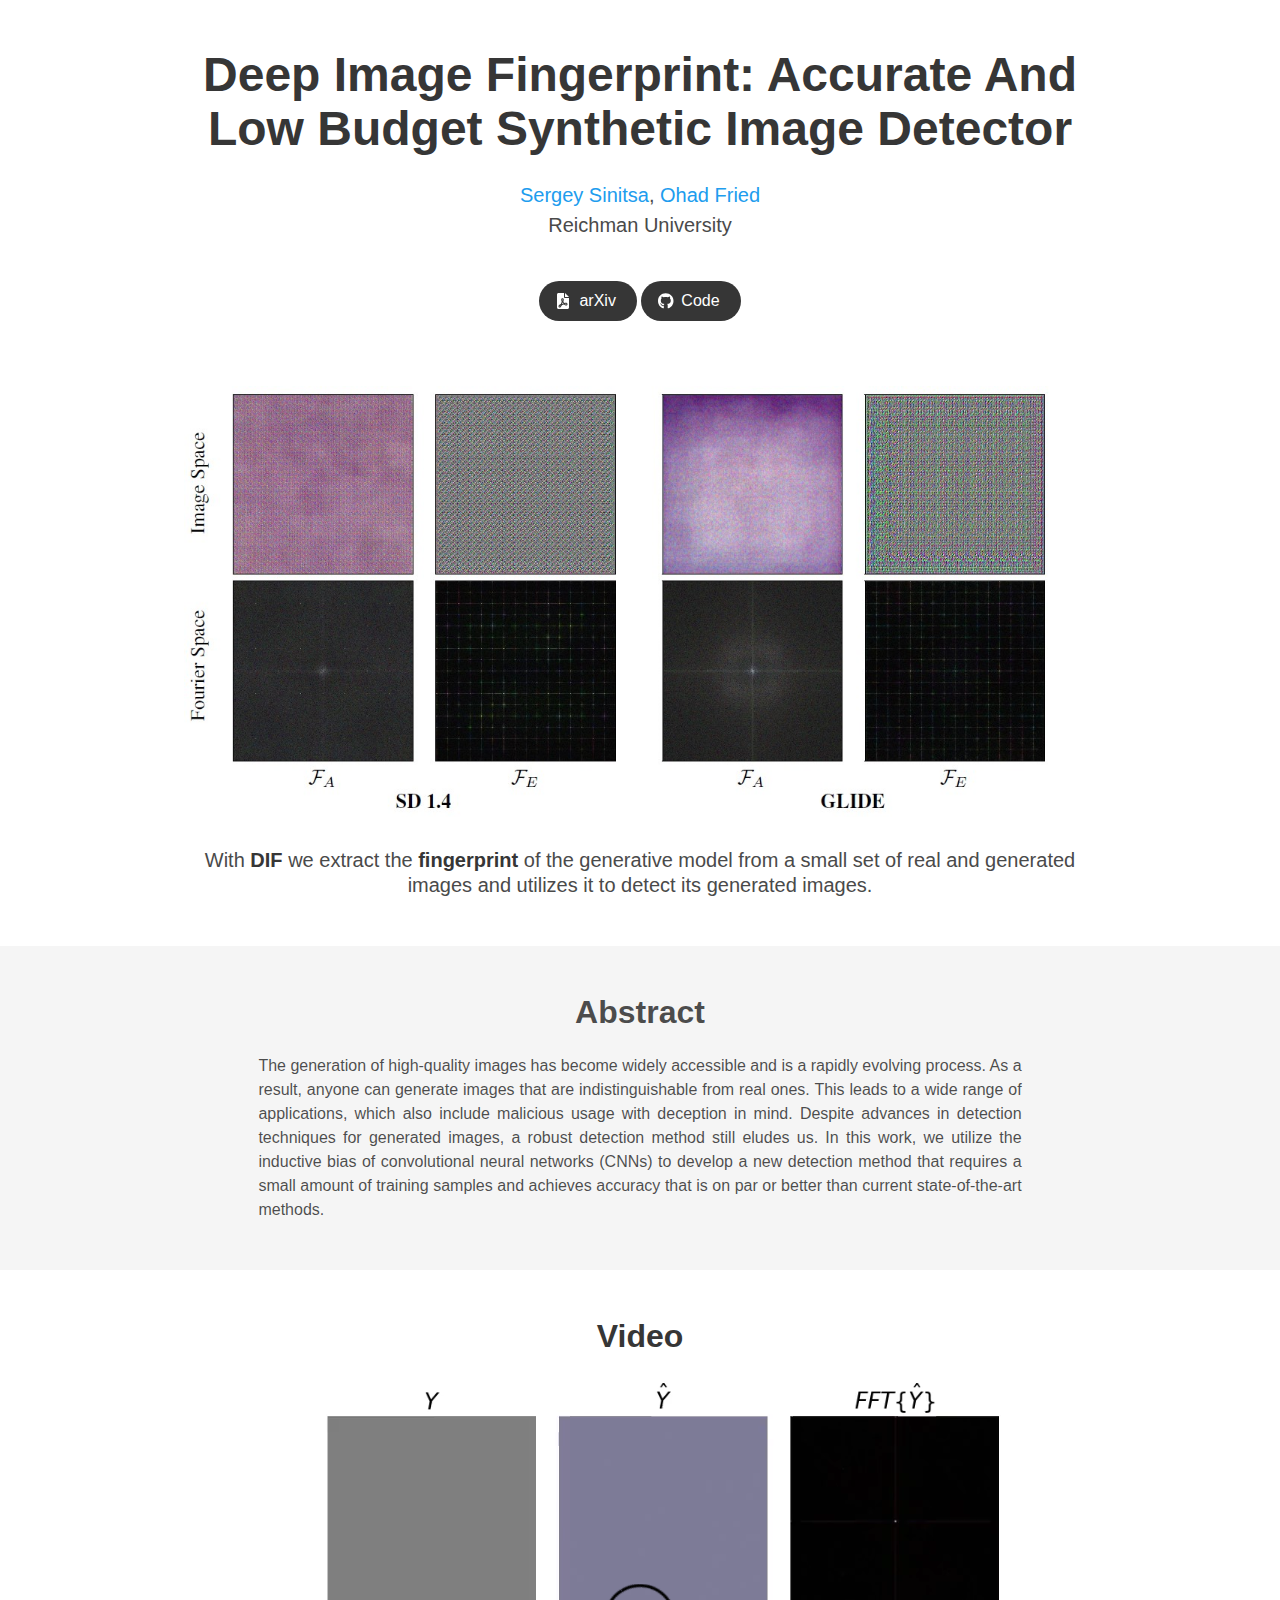
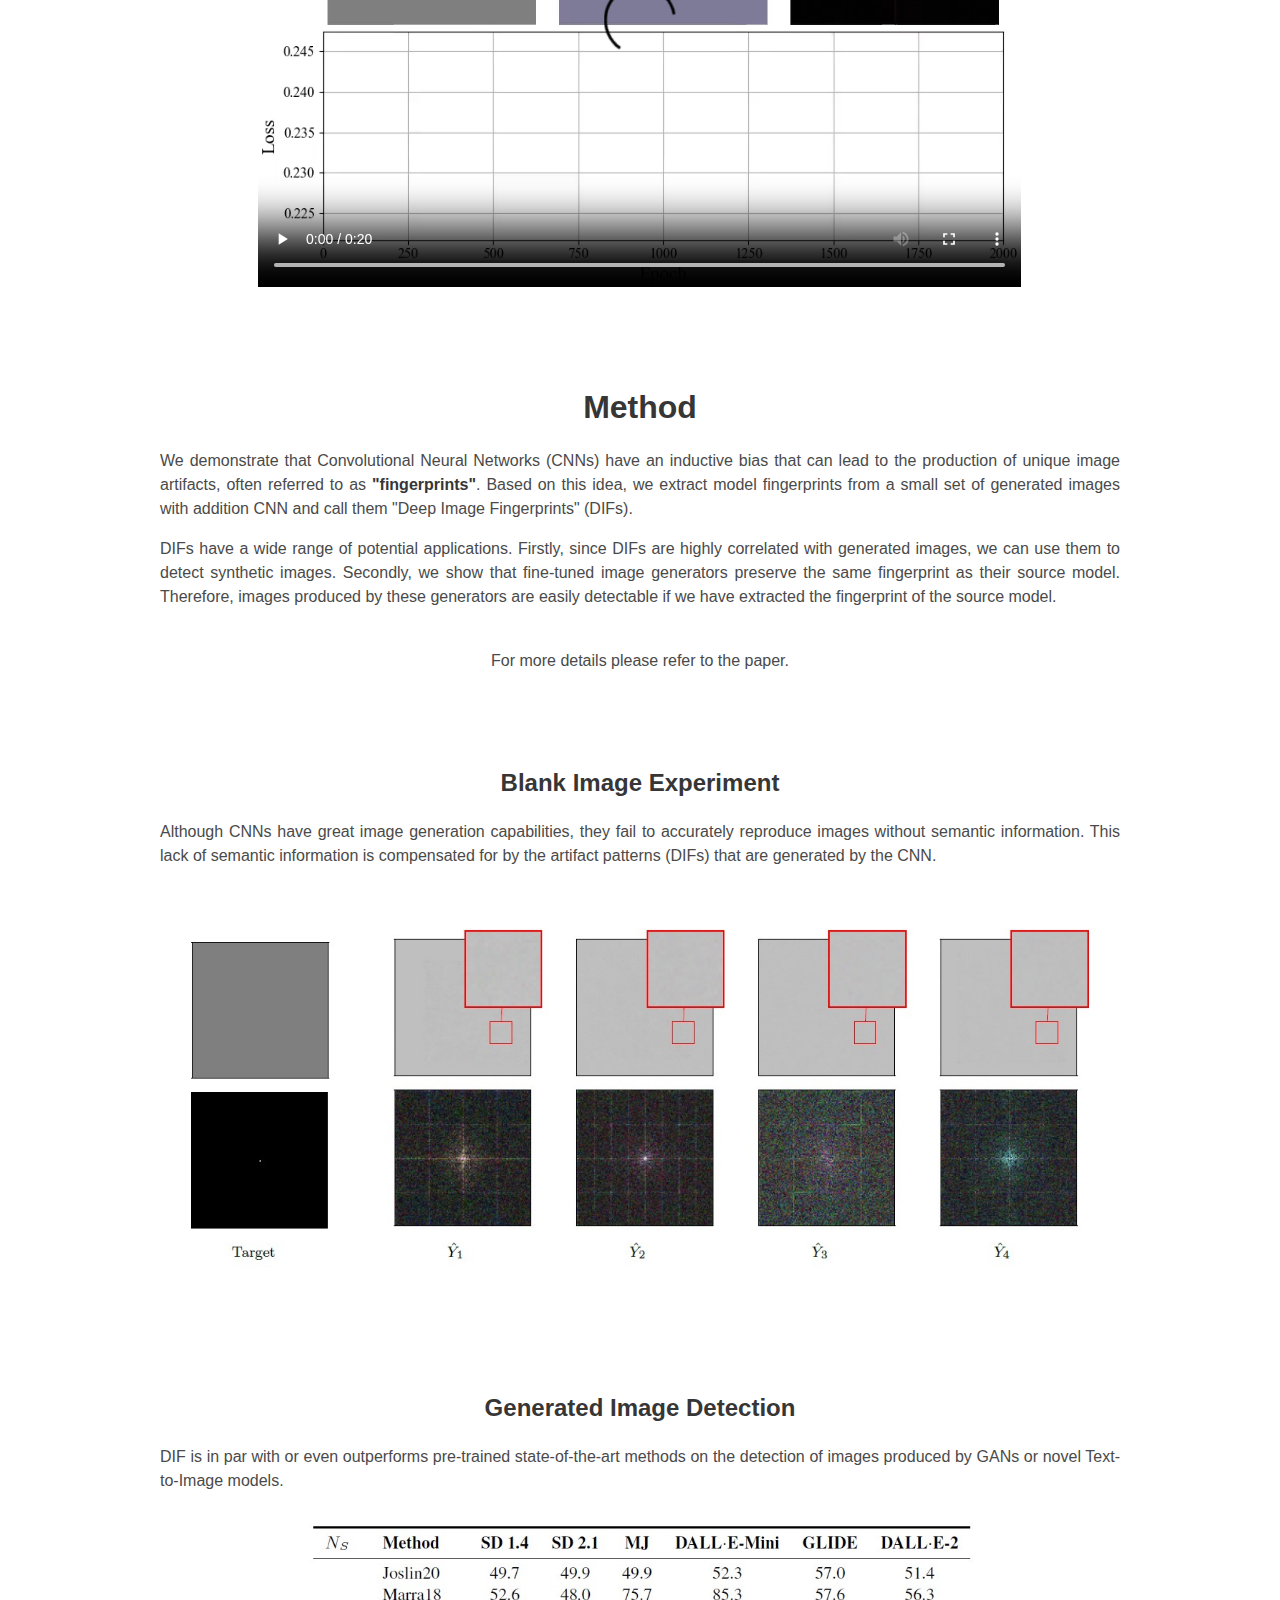
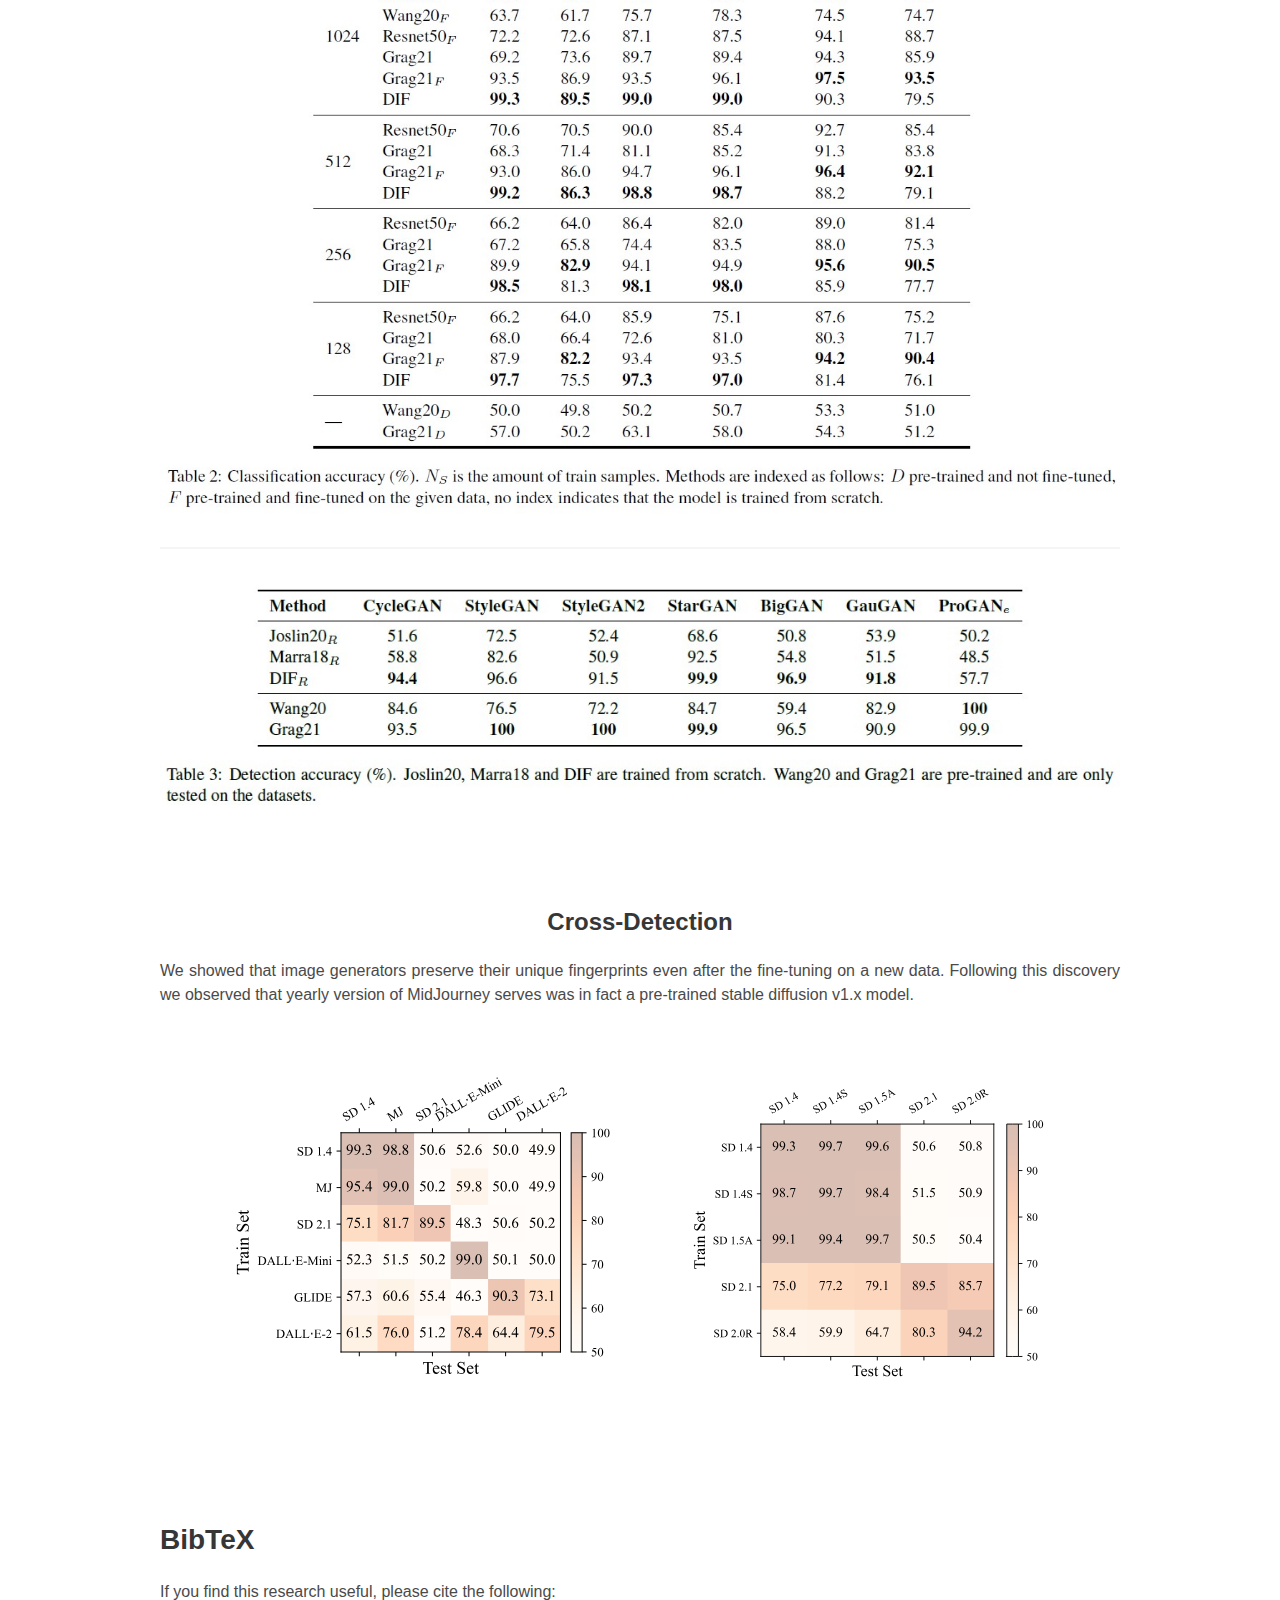
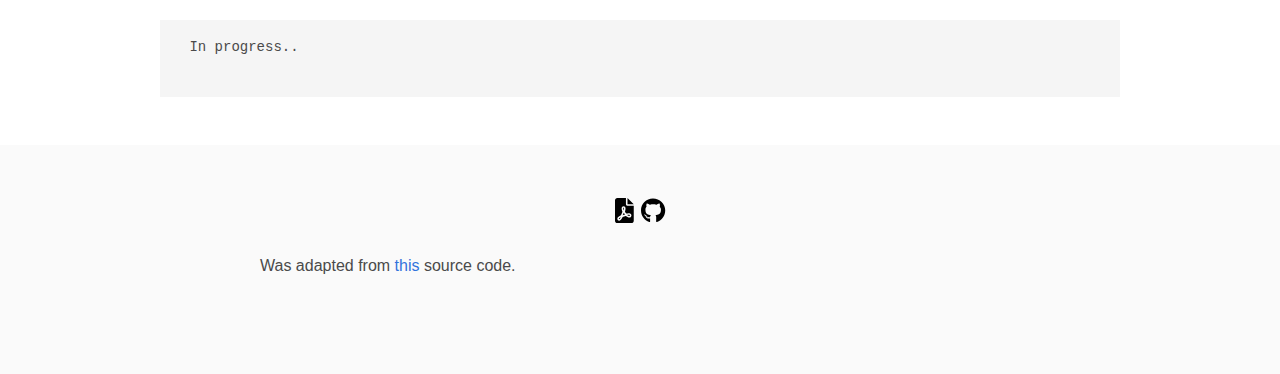
<file: DIF.html>
<!DOCTYPE html>
<!-- saved from url=(0048)https://omriavrahami.com/blended-diffusion-page/ -->
<html class="fontawesome-i2svg-active fontawesome-i2svg-complete">
<head>
    <meta http-equiv="Content-Type" content="text/html; charset=UTF-8">

    <meta name="viewport" content="width=device-width, initial-scale=1">
    <title>DIF: Accurate And Low Budget Synthetic Image Detector</title>
    <style type="text/css">:host, :root {
        --fa-font-solid: normal 900 1em/1 "Font Awesome 6 Solid";
        --fa-font-regular: normal 400 1em/1 "Font Awesome 6 Regular";
        --fa-font-light: normal 300 1em/1 "Font Awesome 6 Light";
        --fa-font-thin: normal 100 1em/1 "Font Awesome 6 Thin";
        --fa-font-duotone: normal 900 1em/1 "Font Awesome 6 Duotone";
        --fa-font-brands: normal 400 1em/1 "Font Awesome 6 Brands"
    }

    svg:not(:host).svg-inline--fa, svg:not(:root).svg-inline--fa {
        overflow: visible;
        box-sizing: content-box
    }

    .svg-inline--fa {
        display: var(--fa-display, inline-block);
        height: 1em;
        overflow: visible;
        vertical-align: -.125em
    }

    .svg-inline--fa.fa-2xs {
        vertical-align: .1em
    }

    .svg-inline--fa.fa-xs {
        vertical-align: 0
    }

    .svg-inline--fa.fa-sm {
        vertical-align: -.0714285705em
    }

    .svg-inline--fa.fa-lg {
        vertical-align: -.2em
    }

    .svg-inline--fa.fa-xl {
        vertical-align: -.25em
    }

    .svg-inline--fa.fa-2xl {
        vertical-align: -.3125em
    }

    .svg-inline--fa.fa-pull-left {
        margin-right: var(--fa-pull-margin, .3em);
        width: auto
    }

    .svg-inline--fa.fa-pull-right {
        margin-left: var(--fa-pull-margin, .3em);
        width: auto
    }

    .svg-inline--fa.fa-li {
        width: var(--fa-li-width, 2em);
        top: .25em
    }

    .svg-inline--fa.fa-fw {
        width: var(--fa-fw-width, 1.25em)
    }

    .fa-layers svg.svg-inline--fa {
        bottom: 0;
        left: 0;
        margin: auto;
        position: absolute;
        right: 0;
        top: 0
    }

    .fa-layers-counter, .fa-layers-text {
        display: inline-block;
        position: absolute;
        text-align: center
    }

    .fa-layers {
        display: inline-block;
        height: 1em;
        position: relative;
        text-align: center;
        vertical-align: -.125em;
        width: 1em
    }

    .fa-layers svg.svg-inline--fa {
        -webkit-transform-origin: center center;
        transform-origin: center center
    }

    .fa-layers-text {
        left: 50%;
        top: 50%;
        -webkit-transform: translate(-50%, -50%);
        transform: translate(-50%, -50%);
        -webkit-transform-origin: center center;
        transform-origin: center center
    }

    .fa-layers-counter {
        background-color: var(--fa-counter-background-color, #ff253a);
        border-radius: var(--fa-counter-border-radius, 1em);
        box-sizing: border-box;
        color: var(--fa-inverse, #fff);
        line-height: var(--fa-counter-line-height, 1);
        max-width: var(--fa-counter-max-width, 5em);
        min-width: var(--fa-counter-min-width, 1.5em);
        overflow: hidden;
        padding: var(--fa-counter-padding, .25em .5em);
        right: var(--fa-right, 0);
        text-overflow: ellipsis;
        top: var(--fa-top, 0);
        -webkit-transform: scale(var(--fa-counter-scale, .25));
        transform: scale(var(--fa-counter-scale, .25));
        -webkit-transform-origin: top right;
        transform-origin: top right
    }

    .fa-layers-bottom-right {
        bottom: var(--fa-bottom, 0);
        right: var(--fa-right, 0);
        top: auto;
        -webkit-transform: scale(var(--fa-layers-scale, .25));
        transform: scale(var(--fa-layers-scale, .25));
        -webkit-transform-origin: bottom right;
        transform-origin: bottom right
    }

    .fa-layers-bottom-left {
        bottom: var(--fa-bottom, 0);
        left: var(--fa-left, 0);
        right: auto;
        top: auto;
        -webkit-transform: scale(var(--fa-layers-scale, .25));
        transform: scale(var(--fa-layers-scale, .25));
        -webkit-transform-origin: bottom left;
        transform-origin: bottom left
    }

    .fa-layers-top-right {
        top: var(--fa-top, 0);
        right: var(--fa-right, 0);
        -webkit-transform: scale(var(--fa-layers-scale, .25));
        transform: scale(var(--fa-layers-scale, .25));
        -webkit-transform-origin: top right;
        transform-origin: top right
    }

    .fa-layers-top-left {
        left: var(--fa-left, 0);
        right: auto;
        top: var(--fa-top, 0);
        -webkit-transform: scale(var(--fa-layers-scale, .25));
        transform: scale(var(--fa-layers-scale, .25));
        -webkit-transform-origin: top left;
        transform-origin: top left
    }

    .fa-1x {
        font-size: 1em
    }

    .fa-2x {
        font-size: 2em
    }

    .fa-3x {
        font-size: 3em
    }

    .fa-4x {
        font-size: 4em
    }

    .fa-5x {
        font-size: 5em
    }

    .fa-6x {
        font-size: 6em
    }

    .fa-7x {
        font-size: 7em
    }

    .fa-8x {
        font-size: 8em
    }

    .fa-9x {
        font-size: 9em
    }

    .fa-10x {
        font-size: 10em
    }

    .fa-2xs {
        font-size: .625em;
        line-height: .1em;
        vertical-align: .225em
    }

    .fa-xs {
        font-size: .75em;
        line-height: .0833333337em;
        vertical-align: .125em
    }

    .fa-sm {
        font-size: .875em;
        line-height: .0714285718em;
        vertical-align: .0535714295em
    }

    .fa-lg {
        font-size: 1.25em;
        line-height: .05em;
        vertical-align: -.075em
    }

    .fa-xl {
        font-size: 1.5em;
        line-height: .0416666682em;
        vertical-align: -.125em
    }

    .fa-2xl {
        font-size: 2em;
        line-height: .03125em;
        vertical-align: -.1875em
    }

    .fa-fw {
        text-align: center;
        width: 1.25em
    }

    .fa-ul {
        list-style-type: none;
        margin-left: var(--fa-li-margin, 2.5em);
        padding-left: 0
    }

    .fa-ul > li {
        position: relative
    }

    .fa-li {
        left: calc(var(--fa-li-width, 2em) * -1);
        position: absolute;
        text-align: center;
        width: var(--fa-li-width, 2em);
        line-height: inherit
    }

    .fa-border {
        border-color: var(--fa-border-color, #eee);
        border-radius: var(--fa-border-radius, .1em);
        border-style: var(--fa-border-style, solid);
        border-width: var(--fa-border-width, .08em);
        padding: var(--fa-border-padding, .2em .25em .15em)
    }

    .fa-pull-left {
        float: left;
        margin-right: var(--fa-pull-margin, .3em)
    }

    .fa-pull-right {
        float: right;
        margin-left: var(--fa-pull-margin, .3em)
    }

    .fa-beat {
        -webkit-animation-name: fa-beat;
        animation-name: fa-beat;
        -webkit-animation-delay: var(--fa-animation-delay, 0);
        animation-delay: var(--fa-animation-delay, 0);
        -webkit-animation-direction: var(--fa-animation-direction, normal);
        animation-direction: var(--fa-animation-direction, normal);
        -webkit-animation-duration: var(--fa-animation-duration, 1s);
        animation-duration: var(--fa-animation-duration, 1s);
        -webkit-animation-iteration-count: var(--fa-animation-iteration-count, infinite);
        animation-iteration-count: var(--fa-animation-iteration-count, infinite);
        -webkit-animation-timing-function: var(--fa-animation-timing, ease-in-out);
        animation-timing-function: var(--fa-animation-timing, ease-in-out)
    }

    .fa-bounce {
        -webkit-animation-name: fa-bounce;
        animation-name: fa-bounce;
        -webkit-animation-delay: var(--fa-animation-delay, 0);
        animation-delay: var(--fa-animation-delay, 0);
        -webkit-animation-direction: var(--fa-animation-direction, normal);
        animation-direction: var(--fa-animation-direction, normal);
        -webkit-animation-duration: var(--fa-animation-duration, 1s);
        animation-duration: var(--fa-animation-duration, 1s);
        -webkit-animation-iteration-count: var(--fa-animation-iteration-count, infinite);
        animation-iteration-count: var(--fa-animation-iteration-count, infinite);
        -webkit-animation-timing-function: var(--fa-animation-timing, cubic-bezier(.28, .84, .42, 1));
        animation-timing-function: var(--fa-animation-timing, cubic-bezier(.28, .84, .42, 1))
    }

    .fa-fade {
        -webkit-animation-name: fa-fade;
        animation-name: fa-fade;
        -webkit-animation-delay: var(--fa-animation-delay, 0);
        animation-delay: var(--fa-animation-delay, 0);
        -webkit-animation-direction: var(--fa-animation-direction, normal);
        animation-direction: var(--fa-animation-direction, normal);
        -webkit-animation-duration: var(--fa-animation-duration, 1s);
        animation-duration: var(--fa-animation-duration, 1s);
        -webkit-animation-iteration-count: var(--fa-animation-iteration-count, infinite);
        animation-iteration-count: var(--fa-animation-iteration-count, infinite);
        -webkit-animation-timing-function: var(--fa-animation-timing, cubic-bezier(.4, 0, .6, 1));
        animation-timing-function: var(--fa-animation-timing, cubic-bezier(.4, 0, .6, 1))
    }

    .fa-beat-fade {
        -webkit-animation-name: fa-beat-fade;
        animation-name: fa-beat-fade;
        -webkit-animation-delay: var(--fa-animation-delay, 0);
        animation-delay: var(--fa-animation-delay, 0);
        -webkit-animation-direction: var(--fa-animation-direction, normal);
        animation-direction: var(--fa-animation-direction, normal);
        -webkit-animation-duration: var(--fa-animation-duration, 1s);
        animation-duration: var(--fa-animation-duration, 1s);
        -webkit-animation-iteration-count: var(--fa-animation-iteration-count, infinite);
        animation-iteration-count: var(--fa-animation-iteration-count, infinite);
        -webkit-animation-timing-function: var(--fa-animation-timing, cubic-bezier(.4, 0, .6, 1));
        animation-timing-function: var(--fa-animation-timing, cubic-bezier(.4, 0, .6, 1))
    }

    .fa-flip {
        -webkit-animation-name: fa-flip;
        animation-name: fa-flip;
        -webkit-animation-delay: var(--fa-animation-delay, 0);
        animation-delay: var(--fa-animation-delay, 0);
        -webkit-animation-direction: var(--fa-animation-direction, normal);
        animation-direction: var(--fa-animation-direction, normal);
        -webkit-animation-duration: var(--fa-animation-duration, 1s);
        animation-duration: var(--fa-animation-duration, 1s);
        -webkit-animation-iteration-count: var(--fa-animation-iteration-count, infinite);
        animation-iteration-count: var(--fa-animation-iteration-count, infinite);
        -webkit-animation-timing-function: var(--fa-animation-timing, ease-in-out);
        animation-timing-function: var(--fa-animation-timing, ease-in-out)
    }

    .fa-shake {
        -webkit-animation-name: fa-shake;
        animation-name: fa-shake;
        -webkit-animation-delay: var(--fa-animation-delay, 0);
        animation-delay: var(--fa-animation-delay, 0);
        -webkit-animation-direction: var(--fa-animation-direction, normal);
        animation-direction: var(--fa-animation-direction, normal);
        -webkit-animation-duration: var(--fa-animation-duration, 1s);
        animation-duration: var(--fa-animation-duration, 1s);
        -webkit-animation-iteration-count: var(--fa-animation-iteration-count, infinite);
        animation-iteration-count: var(--fa-animation-iteration-count, infinite);
        -webkit-animation-timing-function: var(--fa-animation-timing, linear);
        animation-timing-function: var(--fa-animation-timing, linear)
    }

    .fa-spin {
        -webkit-animation-name: fa-spin;
        animation-name: fa-spin;
        -webkit-animation-delay: var(--fa-animation-delay, 0);
        animation-delay: var(--fa-animation-delay, 0);
        -webkit-animation-direction: var(--fa-animation-direction, normal);
        animation-direction: var(--fa-animation-direction, normal);
        -webkit-animation-duration: var(--fa-animation-duration, 2s);
        animation-duration: var(--fa-animation-duration, 2s);
        -webkit-animation-iteration-count: var(--fa-animation-iteration-count, infinite);
        animation-iteration-count: var(--fa-animation-iteration-count, infinite);
        -webkit-animation-timing-function: var(--fa-animation-timing, linear);
        animation-timing-function: var(--fa-animation-timing, linear)
    }

    .fa-spin-reverse {
        --fa-animation-direction: reverse
    }

    .fa-pulse, .fa-spin-pulse {
        -webkit-animation-name: fa-spin;
        animation-name: fa-spin;
        -webkit-animation-direction: var(--fa-animation-direction, normal);
        animation-direction: var(--fa-animation-direction, normal);
        -webkit-animation-duration: var(--fa-animation-duration, 1s);
        animation-duration: var(--fa-animation-duration, 1s);
        -webkit-animation-iteration-count: var(--fa-animation-iteration-count, infinite);
        animation-iteration-count: var(--fa-animation-iteration-count, infinite);
        -webkit-animation-timing-function: var(--fa-animation-timing, steps(8));
        animation-timing-function: var(--fa-animation-timing, steps(8))
    }

    @media (prefers-reduced-motion: reduce) {
        .fa-beat, .fa-beat-fade, .fa-bounce, .fa-fade, .fa-flip, .fa-pulse, .fa-shake, .fa-spin, .fa-spin-pulse {
            -webkit-animation-delay: -1ms;
            animation-delay: -1ms;
            -webkit-animation-duration: 1ms;
            animation-duration: 1ms;
            -webkit-animation-iteration-count: 1;
            animation-iteration-count: 1;
            transition-delay: 0s;
            transition-duration: 0s
        }
    }

    @-webkit-keyframes fa-beat {
        0%, 90% {
            -webkit-transform: scale(1);
            transform: scale(1)
        }
        45% {
            -webkit-transform: scale(var(--fa-beat-scale, 1.25));
            transform: scale(var(--fa-beat-scale, 1.25))
        }
    }

    @keyframes fa-beat {
        0%, 90% {
            -webkit-transform: scale(1);
            transform: scale(1)
        }
        45% {
            -webkit-transform: scale(var(--fa-beat-scale, 1.25));
            transform: scale(var(--fa-beat-scale, 1.25))
        }
    }

    @-webkit-keyframes fa-bounce {
        0% {
            -webkit-transform: scale(1, 1) translateY(0);
            transform: scale(1, 1) translateY(0)
        }
        10% {
            -webkit-transform: scale(var(--fa-bounce-start-scale-x, 1.1), var(--fa-bounce-start-scale-y, .9)) translateY(0);
            transform: scale(var(--fa-bounce-start-scale-x, 1.1), var(--fa-bounce-start-scale-y, .9)) translateY(0)
        }
        30% {
            -webkit-transform: scale(var(--fa-bounce-jump-scale-x, .9), var(--fa-bounce-jump-scale-y, 1.1)) translateY(var(--fa-bounce-height, -.5em));
            transform: scale(var(--fa-bounce-jump-scale-x, .9), var(--fa-bounce-jump-scale-y, 1.1)) translateY(var(--fa-bounce-height, -.5em))
        }
        50% {
            -webkit-transform: scale(var(--fa-bounce-land-scale-x, 1.05), var(--fa-bounce-land-scale-y, .95)) translateY(0);
            transform: scale(var(--fa-bounce-land-scale-x, 1.05), var(--fa-bounce-land-scale-y, .95)) translateY(0)
        }
        57% {
            -webkit-transform: scale(1, 1) translateY(var(--fa-bounce-rebound, -.125em));
            transform: scale(1, 1) translateY(var(--fa-bounce-rebound, -.125em))
        }
        64% {
            -webkit-transform: scale(1, 1) translateY(0);
            transform: scale(1, 1) translateY(0)
        }
        100% {
            -webkit-transform: scale(1, 1) translateY(0);
            transform: scale(1, 1) translateY(0)
        }
    }

    @keyframes fa-bounce {
        0% {
            -webkit-transform: scale(1, 1) translateY(0);
            transform: scale(1, 1) translateY(0)
        }
        10% {
            -webkit-transform: scale(var(--fa-bounce-start-scale-x, 1.1), var(--fa-bounce-start-scale-y, .9)) translateY(0);
            transform: scale(var(--fa-bounce-start-scale-x, 1.1), var(--fa-bounce-start-scale-y, .9)) translateY(0)
        }
        30% {
            -webkit-transform: scale(var(--fa-bounce-jump-scale-x, .9), var(--fa-bounce-jump-scale-y, 1.1)) translateY(var(--fa-bounce-height, -.5em));
            transform: scale(var(--fa-bounce-jump-scale-x, .9), var(--fa-bounce-jump-scale-y, 1.1)) translateY(var(--fa-bounce-height, -.5em))
        }
        50% {
            -webkit-transform: scale(var(--fa-bounce-land-scale-x, 1.05), var(--fa-bounce-land-scale-y, .95)) translateY(0);
            transform: scale(var(--fa-bounce-land-scale-x, 1.05), var(--fa-bounce-land-scale-y, .95)) translateY(0)
        }
        57% {
            -webkit-transform: scale(1, 1) translateY(var(--fa-bounce-rebound, -.125em));
            transform: scale(1, 1) translateY(var(--fa-bounce-rebound, -.125em))
        }
        64% {
            -webkit-transform: scale(1, 1) translateY(0);
            transform: scale(1, 1) translateY(0)
        }
        100% {
            -webkit-transform: scale(1, 1) translateY(0);
            transform: scale(1, 1) translateY(0)
        }
    }

    @-webkit-keyframes fa-fade {
        50% {
            opacity: var(--fa-fade-opacity, .4)
        }
    }

    @keyframes fa-fade {
        50% {
            opacity: var(--fa-fade-opacity, .4)
        }
    }

    @-webkit-keyframes fa-beat-fade {
        0%, 100% {
            opacity: var(--fa-beat-fade-opacity, .4);
            -webkit-transform: scale(1);
            transform: scale(1)
        }
        50% {
            opacity: 1;
            -webkit-transform: scale(var(--fa-beat-fade-scale, 1.125));
            transform: scale(var(--fa-beat-fade-scale, 1.125))
        }
    }

    @keyframes fa-beat-fade {
        0%, 100% {
            opacity: var(--fa-beat-fade-opacity, .4);
            -webkit-transform: scale(1);
            transform: scale(1)
        }
        50% {
            opacity: 1;
            -webkit-transform: scale(var(--fa-beat-fade-scale, 1.125));
            transform: scale(var(--fa-beat-fade-scale, 1.125))
        }
    }

    @-webkit-keyframes fa-flip {
        50% {
            -webkit-transform: rotate3d(var(--fa-flip-x, 0), var(--fa-flip-y, 1), var(--fa-flip-z, 0), var(--fa-flip-angle, -180deg));
            transform: rotate3d(var(--fa-flip-x, 0), var(--fa-flip-y, 1), var(--fa-flip-z, 0), var(--fa-flip-angle, -180deg))
        }
    }

    @keyframes fa-flip {
        50% {
            -webkit-transform: rotate3d(var(--fa-flip-x, 0), var(--fa-flip-y, 1), var(--fa-flip-z, 0), var(--fa-flip-angle, -180deg));
            transform: rotate3d(var(--fa-flip-x, 0), var(--fa-flip-y, 1), var(--fa-flip-z, 0), var(--fa-flip-angle, -180deg))
        }
    }

    @-webkit-keyframes fa-shake {
        0% {
            -webkit-transform: rotate(-15deg);
            transform: rotate(-15deg)
        }
        4% {
            -webkit-transform: rotate(15deg);
            transform: rotate(15deg)
        }
        24%, 8% {
            -webkit-transform: rotate(-18deg);
            transform: rotate(-18deg)
        }
        12%, 28% {
            -webkit-transform: rotate(18deg);
            transform: rotate(18deg)
        }
        16% {
            -webkit-transform: rotate(-22deg);
            transform: rotate(-22deg)
        }
        20% {
            -webkit-transform: rotate(22deg);
            transform: rotate(22deg)
        }
        32% {
            -webkit-transform: rotate(-12deg);
            transform: rotate(-12deg)
        }
        36% {
            -webkit-transform: rotate(12deg);
            transform: rotate(12deg)
        }
        100%, 40% {
            -webkit-transform: rotate(0);
            transform: rotate(0)
        }
    }

    @keyframes fa-shake {
        0% {
            -webkit-transform: rotate(-15deg);
            transform: rotate(-15deg)
        }
        4% {
            -webkit-transform: rotate(15deg);
            transform: rotate(15deg)
        }
        24%, 8% {
            -webkit-transform: rotate(-18deg);
            transform: rotate(-18deg)
        }
        12%, 28% {
            -webkit-transform: rotate(18deg);
            transform: rotate(18deg)
        }
        16% {
            -webkit-transform: rotate(-22deg);
            transform: rotate(-22deg)
        }
        20% {
            -webkit-transform: rotate(22deg);
            transform: rotate(22deg)
        }
        32% {
            -webkit-transform: rotate(-12deg);
            transform: rotate(-12deg)
        }
        36% {
            -webkit-transform: rotate(12deg);
            transform: rotate(12deg)
        }
        100%, 40% {
            -webkit-transform: rotate(0);
            transform: rotate(0)
        }
    }

    @-webkit-keyframes fa-spin {
        0% {
            -webkit-transform: rotate(0);
            transform: rotate(0)
        }
        100% {
            -webkit-transform: rotate(360deg);
            transform: rotate(360deg)
        }
    }

    @keyframes fa-spin {
        0% {
            -webkit-transform: rotate(0);
            transform: rotate(0)
        }
        100% {
            -webkit-transform: rotate(360deg);
            transform: rotate(360deg)
        }
    }

    .fa-rotate-90 {
        -webkit-transform: rotate(90deg);
        transform: rotate(90deg)
    }

    .fa-rotate-180 {
        -webkit-transform: rotate(180deg);
        transform: rotate(180deg)
    }

    .fa-rotate-270 {
        -webkit-transform: rotate(270deg);
        transform: rotate(270deg)
    }

    .fa-flip-horizontal {
        -webkit-transform: scale(-1, 1);
        transform: scale(-1, 1)
    }

    .fa-flip-vertical {
        -webkit-transform: scale(1, -1);
        transform: scale(1, -1)
    }

    .fa-flip-both, .fa-flip-horizontal.fa-flip-vertical {
        -webkit-transform: scale(-1, -1);
        transform: scale(-1, -1)
    }

    .fa-rotate-by {
        -webkit-transform: rotate(var(--fa-rotate-angle, none));
        transform: rotate(var(--fa-rotate-angle, none))
    }

    .fa-stack {
        display: inline-block;
        vertical-align: middle;
        height: 2em;
        position: relative;
        width: 2.5em
    }

    .fa-stack-1x, .fa-stack-2x {
        bottom: 0;
        left: 0;
        margin: auto;
        position: absolute;
        right: 0;
        top: 0;
        z-index: var(--fa-stack-z-index, auto)
    }

    .svg-inline--fa.fa-stack-1x {
        height: 1em;
        width: 1.25em
    }

    .svg-inline--fa.fa-stack-2x {
        height: 2em;
        width: 2.5em
    }

    .fa-inverse {
        color: var(--fa-inverse, #fff)
    }

    .fa-sr-only, .sr-only {
        position: absolute;
        width: 1px;
        height: 1px;
        padding: 0;
        margin: -1px;
        overflow: hidden;
        clip: rect(0, 0, 0, 0);
        white-space: nowrap;
        border-width: 0
    }

    .fa-sr-only-focusable:not(:focus), .sr-only-focusable:not(:focus) {
        position: absolute;
        width: 1px;
        height: 1px;
        padding: 0;
        margin: -1px;
        overflow: hidden;
        clip: rect(0, 0, 0, 0);
        white-space: nowrap;
        border-width: 0
    }

    .svg-inline--fa .fa-primary {
        fill: var(--fa-primary-color, currentColor);
        opacity: var(--fa-primary-opacity, 1)
    }

    .svg-inline--fa .fa-secondary {
        fill: var(--fa-secondary-color, currentColor);
        opacity: var(--fa-secondary-opacity, .4)
    }

    .svg-inline--fa.fa-swap-opacity .fa-primary {
        opacity: var(--fa-secondary-opacity, .4)
    }

    .svg-inline--fa.fa-swap-opacity .fa-secondary {
        opacity: var(--fa-primary-opacity, 1)
    }

    .svg-inline--fa mask .fa-primary, .svg-inline--fa mask .fa-secondary {
        fill: #000
    }

    .fa-duotone.fa-inverse, .fad.fa-inverse {
        color: var(--fa-inverse, #fff)
    }</style>
    <link rel="icon" href="a">
    <link rel="canonical" href="https://">

    <!-- Global site tag (gtag.js) - Google Analytics -->
    <script async="" src="./DIF_files/js"></script>
    <script>
        window.dataLayer = window.dataLayer || [];

        function gtag() {
            dataLayer.push(arguments);
        }

        gtag('js', new Date());

        gtag('config', 'G-YJE6NY298X');
    </script>

    <!-- Meta tags -->
    <meta name="keywords" content="Deep Image Fingerprint, Generated image detection, Synthetic image detection">
    <meta property="og:site_name" content="Deep Image Fingerprint for generated image detection">
    <meta property="og:title" content="Deep Image Fingerprint">
    <meta name="description" content="A novel method for low budget detection of a generated images.">
    <meta property="og:description" content="A novel method for low budget detection of a generated images.">
    <meta property="og:image" itemprop="image" content="teaser.jpg">
    <meta property="og:type" content="website">
    <meta property="og:image:type" content="image/jpeg">
    <meta property="og:image:width" content="300">
    <meta property="og:image:height" content="300">

    <link href="./DIF_files/css" rel="stylesheet">

    <link rel="stylesheet" href="./DIF_files/bulma.min.css">
    <link rel="stylesheet" href="./DIF_files/bulma-carousel.min.css">
    <link rel="stylesheet" href="./DIF_files/fontawesome.all.min.css">
    <link rel="stylesheet" href="./DIF_files/academicons.min.css">
    <link rel="stylesheet" type="text/css" href="./DIF_files/slick.css">
    <link rel="stylesheet" type="text/css" href="./DIF_files/slick-theme.css">
    <link rel="stylesheet" href="./DIF_files/index.css">

    <script src="./DIF_files/jquery.min.js.download"></script>
    <script defer="" src="./DIF_files/fontawesome.all.min.js.download"></script>
    <script src="./DIF_files/bulma-carousel.min.js.download"></script>
    <script type="text/javascript" src="./DIF_files/slick.min.js.download"></script>
    <script src="./DIF_files/index.js.download"></script>
</head>

<body>
<section class="hero">
    <div class="hero-body">
        <div class="container is-max-desktop">
            <div class="columns is-centered">
                <div class="column has-text-centered">
                    <h1 class="title is-1 publication-title">Deep Image Fingerprint: Accurate And Low Budget Synthetic
                        Image Detector</h1>
                    <div class="is-size-5 publication-authors">
                      <span class="author-block">
                        <a href="https://www.linkedin.com/in/serge2020/">Sergey Sinitsa</a></span>,
                        <span class="author-block">
                        <a href="https://www.ohadf.com/">Ohad Fried</a>
                      </span>
                    </div>
                    <div class="is-size-5 publication-authors">
                        <span class="author-block">Reichman University</span>
                    </div>
                    <br>

                    <!--            <div>-->
                    <!--              <p style="font-size:23px;font-weight:bold;padding-top: 5px;">CVPR 2022</p>-->
                    <!--            </div>-->

                    <div class="column has-text-centered">
                        <div class="publication-links">
                            <!-- PDF Link. -->
                            <span class="link-block">
                  <a href="https://arxiv.org/abs/2111.14818" class="external-link button is-normal is-rounded is-dark">
                    <span class="icon">
                      <svg class="svg-inline--fa fa-file-pdf" aria-hidden="true" focusable="false" data-prefix="fas"
                           data-icon="file-pdf" role="img" xmlns="http://www.w3.org/2000/svg" viewBox="0 0 384 512"
                           data-fa-i2svg=""><path fill="currentColor"
                                                  d="M184 208c0-4.406-3.594-8-8-8S168 203.6 168 208c0 2.062 .2969 23.31 9.141 50.25C179.1 249.6 184 226.2 184 208zM256 0v128h128L256 0zM80 422.4c0 9.656 10.47 11.97 14.38 6.375C99.27 421.9 108.8 408 120.1 388.6c-14.22 7.969-27.25 17.31-38.02 28.31C80.75 418.3 80 420.3 80 422.4zM224 128L224 0H48C21.49 0 0 21.49 0 48v416C0 490.5 21.49 512 48 512h288c26.51 0 48-21.49 48-48V160h-127.1C238.3 160 224 145.7 224 128zM292 312c24.26 0 44 19.74 44 44c0 24.67-18.94 44-43.13 44c-5.994 0-11.81-.9531-17.22-2.805c-20.06-6.758-38.38-15.96-54.55-27.39c-23.88 5.109-45.46 11.52-64.31 19.1c-14.43 26.31-27.63 46.15-36.37 58.41C112.1 457.8 100.8 464 87.94 464C65.92 464 48 446.1 48 424.1c0-11.92 3.74-21.82 11.18-29.51c16.18-16.52 37.37-30.99 63.02-43.05c11.75-22.83 21.94-46.04 30.33-69.14C136.2 242.4 136 208.4 136 208c0-22.05 17.95-40 40-40c22.06 0 40 17.95 40 40c0 24.1-7.227 55.75-8.938 62.63c-1.006 3.273-2.035 6.516-3.082 9.723c7.83 14.46 17.7 27.21 29.44 38.05C263.1 313.4 284.3 312.1 287.6 312H292zM156.5 354.6c17.98-6.5 36.13-11.44 52.92-15.19c-12.42-12.06-22.17-25.12-29.8-38.16C172.3 320.6 164.4 338.5 156.5 354.6zM292.9 368C299 368 304 363 304 356.9C304 349.4 298.6 344 292 344H288c-.3438 .0313-16.83 .9687-40.95 4.75c11.27 7 24.12 13.19 38.84 18.12C288 367.6 290.5 368 292.9 368z"></path></svg>
                        <!-- <i class="fas fa-file-pdf"></i> Font Awesome fontawesome.com -->
                    </span>
                    <span>arXiv</span>
                  </a>
                </span>

                            <!-- Code Link. -->
                <span class="link-block">
                  <a href="https://github.com/Sergo2020/DIF_pytorch_official"
                     class="external-link button is-normal is-rounded is-dark">
                    <span class="icon">
                      <svg class="svg-inline--fa fa-github" aria-hidden="true" focusable="false" data-prefix="fab"
                           data-icon="github" role="img" xmlns="http://www.w3.org/2000/svg" viewBox="0 0 496 512"
                           data-fa-i2svg=""><path fill="currentColor"
                                                  d="M165.9 397.4c0 2-2.3 3.6-5.2 3.6-3.3 .3-5.6-1.3-5.6-3.6 0-2 2.3-3.6 5.2-3.6 3-.3 5.6 1.3 5.6 3.6zm-31.1-4.5c-.7 2 1.3 4.3 4.3 4.9 2.6 1 5.6 0 6.2-2s-1.3-4.3-4.3-5.2c-2.6-.7-5.5 .3-6.2 2.3zm44.2-1.7c-2.9 .7-4.9 2.6-4.6 4.9 .3 2 2.9 3.3 5.9 2.6 2.9-.7 4.9-2.6 4.6-4.6-.3-1.9-3-3.2-5.9-2.9zM244.8 8C106.1 8 0 113.3 0 252c0 110.9 69.8 205.8 169.5 239.2 12.8 2.3 17.3-5.6 17.3-12.1 0-6.2-.3-40.4-.3-61.4 0 0-70 15-84.7-29.8 0 0-11.4-29.1-27.8-36.6 0 0-22.9-15.7 1.6-15.4 0 0 24.9 2 38.6 25.8 21.9 38.6 58.6 27.5 72.9 20.9 2.3-16 8.8-27.1 16-33.7-55.9-6.2-112.3-14.3-112.3-110.5 0-27.5 7.6-41.3 23.6-58.9-2.6-6.5-11.1-33.3 2.6-67.9 20.9-6.5 69 27 69 27 20-5.6 41.5-8.5 62.8-8.5s42.8 2.9 62.8 8.5c0 0 48.1-33.6 69-27 13.7 34.7 5.2 61.4 2.6 67.9 16 17.7 25.8 31.5 25.8 58.9 0 96.5-58.9 104.2-114.8 110.5 9.2 7.9 17 22.9 17 46.4 0 33.7-.3 75.4-.3 83.6 0 6.5 4.6 14.4 17.3 12.1C428.2 457.8 496 362.9 496 252 496 113.3 383.5 8 244.8 8zM97.2 352.9c-1.3 1-1 3.3 .7 5.2 1.6 1.6 3.9 2.3 5.2 1 1.3-1 1-3.3-.7-5.2-1.6-1.6-3.9-2.3-5.2-1zm-10.8-8.1c-.7 1.3 .3 2.9 2.3 3.9 1.6 1 3.6 .7 4.3-.7 .7-1.3-.3-2.9-2.3-3.9-2-.6-3.6-.3-4.3 .7zm32.4 35.6c-1.6 1.3-1 4.3 1.3 6.2 2.3 2.3 5.2 2.6 6.5 1 1.3-1.3 .7-4.3-1.3-6.2-2.2-2.3-5.2-2.6-6.5-1zm-11.4-14.7c-1.6 1-1.6 3.6 0 5.9 1.6 2.3 4.3 3.3 5.6 2.3 1.6-1.3 1.6-3.9 0-6.2-1.4-2.3-4-3.3-5.6-2z"></path></svg>
                        <!-- <i class="fab fa-github"></i> Font Awesome fontawesome.com -->
                    </span>
                    <span>Code</span>
                  </a>
                </span>
                        </div>
                    </div>
                </div>
            </div>
        </div>
    </div>
</section>

<!--/ Teaser image. -->
<section class="hero teaser">
    <div class="container is-max-desktop">
        <div class="hero-body">
            <div id="teaser" class="has-text-centered">
                <img style="width: 110%;" src="./DIF_files/teaser.jpg" alt="Blended Diffusion teaser.">
            </div>
            <br>
            <h2 class="subtitle has-text-centered">
                With <strong>DIF</strong> we extract the <strong>fingerprint</strong> of the generative model from a
                small set of real and generated images and
                utilizes it to detect its generated images.
            </h2>
        </div>
    </div>
</section>

<!--/ Abstract. -->
<section class="section hero is-light">
    <div class="container is-max-desktop">
        <!-- Abstract. -->
        <div class="columns is-centered has-text-centered">
            <div class="column is-four-fifths">
                <h2 class="title is-3">Abstract</h2>

                <div class="content has-text-justified">
                    <p>
                        The generation of high-quality images has become widely accessible and is a rapidly evolving
                        process. As a result, anyone can generate images that are indistinguishable from real ones. This
                        leads to a wide range of applications, which also include malicious usage with deception in
                        mind. Despite advances in detection techniques for generated images, a robust detection method
                        still eludes us. In this work, we utilize the inductive bias of convolutional neural networks
                        (CNNs) to develop a new detection method that requires a small amount of training samples and
                        achieves accuracy that is on par or better than current state-of-the-art methods.
                    </p>
                </div>
            </div>
        </div>
    </div>
</section>

<!-- Paper video. -->

<section class="section">
    <div class="container is-max-desktop">
        <div class="columns is-centered has-text-centered">
            <div class="column is-12">
                <div class="content has-text-justified">
                    <div class="columns is-centered has-text-centered">
                        <div class="column is-four-fifths">
                            <h2 class="title is-3">Video</h2>
                            <video width="100%" height="100%" controls autoplay loop>
                                <source src="DIF_files/video.mp4" type="video/mp4">
                            </video>
                        </div>
                    </div>
                </div>
            </div>
        </div>
    </div>
</section>


<!-- Method explanation -->
<section class="section">
    <div class="container is-max-desktop">
        <div class="columns is-centered has-text-centered">
            <div class="column is-12">
                <h2 class="title is-3">Method</h2>

                <div class="content has-text-justified">
                    <p>
                        We demonstrate that Convolutional Neural Networks (CNNs) have an inductive bias that can lead to
                        the production of unique image artifacts, often referred to as <strong>"fingerprints"</strong>.
                        Based on this idea, we extract model fingerprints from a small set of generated images with
                        addition CNN
                        and call them "Deep Image Fingerprints" (DIFs).
                    </p>
                    <p>
                        DIFs have a wide range of potential applications. Firstly, since DIFs are highly correlated with
                        generated images, we can use them to detect synthetic images. Secondly, we show that fine-tuned
                        image generators preserve the same fingerprint as their source model. Therefore, images produced
                        by these generators are easily detectable if we have extracted the fingerprint of the source
                        model.
                    </p>
                    <br>
                    <p align="center">For more details please refer to the paper.</p>
                </div>
            </div>
        </div>
    </div>
</section>

<!-- Gray Image -->
<section class="section">
    <div class="container is-max-desktop">
        <div class="columns is-centered has-text-centered">
            <div class="column is-12">
                <!--<h2 class="title is-3">Applications</h2>-->

                <h3 class="title is-4">Blank Image Experiment</h3>
                <div class="content has-text-justified">
                    <p>
                        Although CNNs have great image generation capabilities, they fail to accurately reproduce
                        images without semantic information. This lack of semantic information is compensated for
                        by the artifact patterns (DIFs) that are generated by the CNN.
                    </p>
                </div>

                <section class="hero is-small">
                    <div class="hero-body">
                        <div id="blank" class="has-text-centered">
                            <img style="width: 120%;" src="./DIF_files/blank_examples.jpg" alt="Blank Image Experiment">
                        </div>
                    </div>
                </section>
            </div>
        </div>
    </div>
</section>

<!-- Detection -->
<section class="section">
    <div class="container is-max-desktop">
        <div class="columns is-centered has-text-centered">
            <div class="column is-12">
                <h3 class="title is-4">Generated Image Detection</h3>
                <div class="content has-text-justified">
                    <p>
                        DIF is in par with or even outperforms pre-trained state-of-the-art methods on the detection
                        of images produced by GANs or novel Text-to-Image models.
                    </p>
                </div>
                <section class="hero is-small">
                    <div id="t2i" class="has-text-centered">
                        <img style="width: 120%;" src="./DIF_files/t2i_table.jpg" alt="Text-to-Image Detection">
                    </div>
                    <hr>
                    <div id="gan" class="has-text-centered">
                        <img style="width: 120%;" src="./DIF_files/gan_table.jpg" alt="Text-to-Image Detection">
                    </div>
                </section>
            </div>
        </div>
    </div>
</section>

<!-- Cross-Detection -->
<section class="section">
    <div class="container is-max-desktop">
        <div class="columns is-centered has-text-centered">
            <div class="column is-12">
                <h3 class="title is-4">Cross-Detection</h3>
                <div class="content has-text-justified">
                    <p>
                        We showed that image generators preserve their unique fingerprints even after the fine-tuning on
                        a new data. Following this discovery we observed that yearly version of MidJourney serves was in
                        fact
                        a pre-trained stable diffusion v1.x model.
                    </p>
                </div>
                <section class="hero is-small">
                    <div class="hero-body">
                        <p align="center">
                            <img src="./DIF_files/t2i_cross_eval.svg" width="45%" alt="Cross-Detection"/>
                            &nbsp; &nbsp;
                            <img src="./DIF_files/t2i_cross_eval_sd.svg" width="45%" alt="Stable Diffusion 1.4"/>
                        </p>
                    </div>
                </section>
            </div>
        </div>
    </div>
</section>

<section class="section" id="BibTeX">
    <div class="container is-max-desktop content">
        <h2 class="title">BibTeX</h2>
        <p>If you find this research useful, please cite the following:</p>

        <pre><code> In progress..
        </code></pre>
    </div>
</section>


<footer class="footer">
    <div class="container">
        <div class="content has-text-centered">
            <a class="icon-link" href="https://">
                <svg class="svg-inline--fa fa-file-pdf" aria-hidden="true" focusable="false" data-prefix="fas"
                     data-icon="file-pdf" role="img" xmlns="http://www.w3.org/2000/svg" viewBox="0 0 384 512"
                     data-fa-i2svg="">
                    <path fill="currentColor"
                          d="M184 208c0-4.406-3.594-8-8-8S168 203.6 168 208c0 2.062 .2969 23.31 9.141 50.25C179.1 249.6 184 226.2 184 208zM256 0v128h128L256 0zM80 422.4c0 9.656 10.47 11.97 14.38 6.375C99.27 421.9 108.8 408 120.1 388.6c-14.22 7.969-27.25 17.31-38.02 28.31C80.75 418.3 80 420.3 80 422.4zM224 128L224 0H48C21.49 0 0 21.49 0 48v416C0 490.5 21.49 512 48 512h288c26.51 0 48-21.49 48-48V160h-127.1C238.3 160 224 145.7 224 128zM292 312c24.26 0 44 19.74 44 44c0 24.67-18.94 44-43.13 44c-5.994 0-11.81-.9531-17.22-2.805c-20.06-6.758-38.38-15.96-54.55-27.39c-23.88 5.109-45.46 11.52-64.31 19.1c-14.43 26.31-27.63 46.15-36.37 58.41C112.1 457.8 100.8 464 87.94 464C65.92 464 48 446.1 48 424.1c0-11.92 3.74-21.82 11.18-29.51c16.18-16.52 37.37-30.99 63.02-43.05c11.75-22.83 21.94-46.04 30.33-69.14C136.2 242.4 136 208.4 136 208c0-22.05 17.95-40 40-40c22.06 0 40 17.95 40 40c0 24.1-7.227 55.75-8.938 62.63c-1.006 3.273-2.035 6.516-3.082 9.723c7.83 14.46 17.7 27.21 29.44 38.05C263.1 313.4 284.3 312.1 287.6 312H292zM156.5 354.6c17.98-6.5 36.13-11.44 52.92-15.19c-12.42-12.06-22.17-25.12-29.8-38.16C172.3 320.6 164.4 338.5 156.5 354.6zM292.9 368C299 368 304 363 304 356.9C304 349.4 298.6 344 292 344H288c-.3438 .0313-16.83 .9687-40.95 4.75c11.27 7 24.12 13.19 38.84 18.12C288 367.6 290.5 368 292.9 368z"></path>
                </svg><!-- <i class="fas fa-file-pdf"></i> Font Awesome fontawesome.com -->
            </a>
            <a class="icon-link" href="https://github.com/Sergo2020/DIF_pytorch_official" disabled="">
                <svg class="svg-inline--fa fa-github" aria-hidden="true" focusable="false" data-prefix="fab"
                     data-icon="github" role="img" xmlns="http://www.w3.org/2000/svg" viewBox="0 0 496 512"
                     data-fa-i2svg="">
                    <path fill="currentColor"
                          d="M165.9 397.4c0 2-2.3 3.6-5.2 3.6-3.3 .3-5.6-1.3-5.6-3.6 0-2 2.3-3.6 5.2-3.6 3-.3 5.6 1.3 5.6 3.6zm-31.1-4.5c-.7 2 1.3 4.3 4.3 4.9 2.6 1 5.6 0 6.2-2s-1.3-4.3-4.3-5.2c-2.6-.7-5.5 .3-6.2 2.3zm44.2-1.7c-2.9 .7-4.9 2.6-4.6 4.9 .3 2 2.9 3.3 5.9 2.6 2.9-.7 4.9-2.6 4.6-4.6-.3-1.9-3-3.2-5.9-2.9zM244.8 8C106.1 8 0 113.3 0 252c0 110.9 69.8 205.8 169.5 239.2 12.8 2.3 17.3-5.6 17.3-12.1 0-6.2-.3-40.4-.3-61.4 0 0-70 15-84.7-29.8 0 0-11.4-29.1-27.8-36.6 0 0-22.9-15.7 1.6-15.4 0 0 24.9 2 38.6 25.8 21.9 38.6 58.6 27.5 72.9 20.9 2.3-16 8.8-27.1 16-33.7-55.9-6.2-112.3-14.3-112.3-110.5 0-27.5 7.6-41.3 23.6-58.9-2.6-6.5-11.1-33.3 2.6-67.9 20.9-6.5 69 27 69 27 20-5.6 41.5-8.5 62.8-8.5s42.8 2.9 62.8 8.5c0 0 48.1-33.6 69-27 13.7 34.7 5.2 61.4 2.6 67.9 16 17.7 25.8 31.5 25.8 58.9 0 96.5-58.9 104.2-114.8 110.5 9.2 7.9 17 22.9 17 46.4 0 33.7-.3 75.4-.3 83.6 0 6.5 4.6 14.4 17.3 12.1C428.2 457.8 496 362.9 496 252 496 113.3 383.5 8 244.8 8zM97.2 352.9c-1.3 1-1 3.3 .7 5.2 1.6 1.6 3.9 2.3 5.2 1 1.3-1 1-3.3-.7-5.2-1.6-1.6-3.9-2.3-5.2-1zm-10.8-8.1c-.7 1.3 .3 2.9 2.3 3.9 1.6 1 3.6 .7 4.3-.7 .7-1.3-.3-2.9-2.3-3.9-2-.6-3.6-.3-4.3 .7zm32.4 35.6c-1.6 1.3-1 4.3 1.3 6.2 2.3 2.3 5.2 2.6 6.5 1 1.3-1.3 .7-4.3-1.3-6.2-2.2-2.3-5.2-2.6-6.5-1zm-11.4-14.7c-1.6 1-1.6 3.6 0 5.9 1.6 2.3 4.3 3.3 5.6 2.3 1.6-1.3 1.6-3.9 0-6.2-1.4-2.3-4-3.3-5.6-2z"></path>
                </svg><!-- <i class="fab fa-github"></i> Font Awesome fontawesome.com -->
            </a>
        </div>
        <div class="columns is-centered">
            <div class="column is-8">
                <div class="content">
                    <p>
                        Was adapted from <a href="https://github.com/nerfies/nerfies.github.io">this</a> source code.
                    </p>
                </div>
            </div>
        </div>
    </div>
</footer>


</body>
</html>
</file>
<file: main_files/main.css>
a:focus {
    outline: thin dotted #f89406;
    outline: 5px auto #f89406;
    outline-offset: -2px
}

*, *:before, *:after {
    -moz-box-sizing: border-box;
    -webkit-box-sizing: border-box;
    box-sizing: border-box
}

html {
    box-sizing: border-box;
    background-color: #fff;
    font-size: 16px;
    -webkit-text-size-adjust: 100%;
    -ms-text-size-adjust: 100%
}

@media (min-width: 48em) {
    html {
        font-size: 18px
    }
}

body {
    margin: 0;
}

::-moz-selection {
    color: #fff;
    background: #000
}

::selection {
    color: #fff;
    background: #000
}

article, aside, details, figcaption, figure, footer, header, hgroup, main, nav, section {
    display: block
}

a {
    color: darkred
}

button, input, select, textarea {
    margin: 0;
    font-size: 100%;
    vertical-align: middle
}

button, input {
    *overflow: visible;
    line-height: normal
}

button::-moz-focus-inner, input::-moz-focus-inner {
    padding: 0;
    border: 0
}

textarea {
    overflow: auto;
    vertical-align: top
}

body {
    margin: 0;
    padding: 0;
    color: #494e52;
    font-family: -apple-system, "Roboto", Arial, sans-serif;
    line-height: 1.5
}


small, .small {
    font-size: .75em
}

u a, ins a {
    color: inherit
}

del a {
    color: inherit
}

p, pre, blockquote, ul, ol, dl, figure, table, fieldset {
    orphans: 3;
    widows: 3
}

a:hover, a:active {
    outline: 0
}

tt, code, kbd, samp, pre {
    font-family: Monaco, Consolas, "Lucida Console", monospace
}

pre {
    overflow-x: auto
}

p > code, a > code, li > code, figcaption > code, td > code {
    padding-top: 0.1rem;
    padding-bottom: 0.1rem;
    font-size: .75em;
    background: #fafafa;
    border: 1px solid #f2f3f3;
    border-radius: 4px;
    box-shadow: 0 1px 1px rgba(0, 0, 0, 0.125)
}


hr {
    display: block;
    margin: 1em 0;
    border: 0;
    border-top: 1px solid #f2f3f3
}


@media (min-width: 37.5em) {
    figure.half > a, figure.half > img {
        width: calc(50% - 0.5em)
    }
}

figure.half figcaption {
    width: 100%
}

@media (min-width: 37.5em) {
    figure.third > a, figure.third > img {
        width: calc(33.3333% - 0.5em)
    }
}

figure.third figcaption {
    width: 100%
}

figcaption {
    margin-bottom: 0.5em;
    color: #777a7d;
    font-family: Georgia, Times, serif;
    font-size: .75em
}


.hidden {
    display: none;
    visibility: hidden
}

.load {
    display: none
}

.transparent {
    opacity: 0
}


.screen-reader-text:focus, .screen-reader-shortcut:focus {
    clip: auto !important;
    height: auto !important;
    width: auto !important;
    display: block;
    font-size: 1em;
    font-weight: bold;
    padding: 15px 23px 14px;
    background: #fff;
    z-index: 100000;
    text-decoration: none;
    box-shadow: 0 0 2px 2px rgba(0, 0, 0, 0.6)
}

.skip-link {
    position: fixed;
    z-index: 20;
    margin: 0;
    font-family: -apple-system, ".SFNSText-Regular", "San Francisco", "Roboto", "Segoe UI", "Helvetica Neue", "Lucida Grande", Arial, sans-serif;
    white-space: nowrap
}

.skip-link li {
    height: 0;
    width: 0;
    list-style: none
}

.text-left {
    text-align: left
}

.text-center {
    text-align: center
}

.text-right {
    text-align: right
}

.text-justify {
    text-align: justify
}

.text-nowrap {
    white-space: nowrap
}

.cf {
    clear: both
}

.wrapper {
    max-width: 925px;
    margin-left: auto;
    margin-right: auto
}

.wrapper:after {
    content: " ";
    display: block;
    clear: both
}

.align-left {
    display: block;
    margin-left: auto;
    margin-right: auto
}

@media (min-width: 37.5em) {
    .align-left {
        float: left;
        margin-right: 1em
    }
}

.align-right {
    display: block;
    margin-left: auto;
    margin-right: auto
}

@media (min-width: 37.5em) {
    .align-right {
        float: right;
        margin-left: 1em
    }
}

.align-center {
    display: block;
    margin-left: auto;
    margin-right: auto
}

@media (min-width: 57.8125em) {
    .full {
        margin-right: -19.4915254237% !important
    }
}

.icon {
    display: inline-block;
    fill: currentColor;
    width: 1em;
    height: 1.1em;
    line-height: 1;
    position: relative;
    top: -0.1em;
    vertical-align: middle
}

.social-icons .fa {
    color: #000
}

.social-icons .fa-behance, .social-icons .fa-behance-square {
    color: #1769FF
}

.social-icons .fa-dribbble {
    color: #ea4c89
}

.social-icons .fa-facebook, .social-icons .fa-facebook-square {
    color: #3b5998
}

.social-icons .fa-flickr {
    color: #ff0084
}

.social-icons .fa-foursquare {
    color: #0072b1
}

.social-icons .fa-github, .social-icons .fa-github-alt, .social-icons .fa-github-square {
    color: #171516
}

.social-icons .fa-google-plus, .social-icons .fa-google-plus-square {
    color: #dd4b39
}

.social-icons .fa-instagram {
    color: #517fa4
}

.social-icons .fa-lastfm, .social-icons .fa-lastfm-square {
    color: #d51007
}

.social-icons .fa-linkedin, .social-icons .fa-linkedin-square {
    color: #007bb6
}

.social-icons .fa-pinterest, .social-icons .fa-pinterest-p, .social-icons .fa-pinterest-square {
    color: #cb2027
}

.social-icons .fa-rss, .social-icons .fa-rss-square {
    color: #fa9b39
}

.social-icons .fa-soundcloud {
    color: #f30
}

.social-icons .fa-stack-exchange, .social-icons .fa-stack-overflow {
    color: #fe7a15
}

.social-icons .fa-tumblr, .social-icons .fa-tumblr-square {
    color: #32506d
}

.social-icons .fa-twitter, .social-icons .fa-twitter-square {
    color: #55acee
}

.social-icons .fa-vimeo, .social-icons .fa-vimeo-square {
    color: #1ab7ea
}

.social-icons .fa-vine {
    color: #00bf8f
}

.social-icons .fa-youtube, .social-icons .fa-youtube-square, .social-icons .fa-youtube-play {
    color: #b00
}

.social-icons .fa-xing, .social-icons .fa-xing-square {
    color: #006567
}

.navicon {
    position: relative;
    width: 28px;
    height: 4px;
    background: #fff;
    margin: auto;
    -webkit-transition: 0.3s;
    transition: 0.3s
}

.navicon:before, .navicon:after {
    content: "";
    position: absolute;
    left: 0;
    width: 28px;
    height: 4px;
    background: #fff;
    -webkit-transition: 0.3s;
    transition: 0.3s
}

.navicon:before {
    top: -8px
}

.navicon:after {
    bottom: -8px
}

.close .navicon {
    background: transparent
}

.close .navicon:before, .close .navicon:after {
    -webkit-transform-origin: 50% 50%;
    -ms-transform-origin: 50% 50%;
    transform-origin: 50% 50%;
    top: 0;
    width: 28px
}

.close .navicon:before {
    -webkit-transform: rotate3d(0, 0, 1, 45deg);
    transform: rotate3d(0, 0, 1, 45deg)
}

.close .navicon:after {
    -webkit-transform: rotate3d(0, 0, 1, -45deg);
    transform: rotate3d(0, 0, 1, -45deg)
}

@media (min-width: 57.8125em) {
    .sticky {
        clear: both;
        position: -webkit-sticky;
        position: sticky;
        top: 2em
    }

    .sticky::after {
        clear: both;
        content: "";
        display: table
    }

    .sticky > * {
        display: block
    }
}

.well {
    min-height: 20px;
    padding: 19px;
    margin-bottom: 20px;
    background-color: #f5f5f5;
    border: 1px solid #e3e3e3;
    border-radius: 4px;
    box-shadow: inset 0 1px 1px rgba(0, 0, 0, 0.05)
}

.show-modal {
    overflow: hidden;
    position: relative
}

.show-modal:before {
    position: absolute;
    content: "";
    top: 0;
    left: 0;
    width: 100%;
    height: 100%;
    z-index: 999;
    background-color: rgba(255, 255, 255, 0.85)
}

.show-modal .modal {
    display: block
}

.modal {
    display: none;
    position: fixed;
    width: 300px;
    top: 50%;
    left: 50%;
    margin-left: -150px;
    margin-top: -150px;
    min-height: 0;
    z-index: 9999;
    background: #fff;
    border: 1px solid #f2f3f3;
    border-radius: 4px;
    box-shadow: 0 1px 1px rgba(0, 0, 0, 0.125)
}

.modal__title {
    margin: 0;
    padding: 0.5em 1em
}

.modal__supporting-text {
    padding: 0 1em 0.5em 1em
}

.modal__actions {
    padding: 0.5em 1em;
    border-top: 1px solid #f2f3f3
}

.footnote {
    color: #9ba1a6;
    text-decoration: none
}

.footnotes {
    color: #9ba1a6
}

.footnotes ol, .footnotes li, .footnotes p {
    margin-bottom: 0;
    font-size: .75em
}

a.reversefootnote {
    color: #7a8288;
    text-decoration: none
}

a.reversefootnote:hover {
    text-decoration: underline
}

.required {
    color: #ee5f5b;
    font-weight: bold
}

@-webkit-keyframes intro {
    0% {
        opacity: 0
    }
    100% {
        opacity: 1
    }
}

@keyframes intro {
    0% {
        opacity: 0
    }
    100% {
        opacity: 1
    }
}

table {
    margin-bottom: 1em;
    width: 100%;
    font-family: -apple-system, ".SFNSText-Regular", "San Francisco", "Roboto", "Segoe UI", "Helvetica Neue", "Lucida Grande", Arial, sans-serif;
    font-size: .75em;
    border-collapse: collapse;
    border: 1px solid #bdc1c4
}

table + table {
    margin-top: 1em
}

thead {
    background-color: #f2f3f3;
    border-bottom: 1px solid #bdc1c4
}

th {
    padding: 0.5em;
    font-weight: bold;
    text-align: left;
    border-right: 1px solid #bdc1c4
}

td {
    padding: 0.5em;
    border-bottom: 1px solid #bdc1c4;
    border-right: 1px solid #bdc1c4
}

tr, td, th {
    vertical-align: middle
}

.btn, #goog-wm-sb {
    display: inline-block;
    margin-bottom: 0.25em;
    padding: 0.5em 1em;
    color: #fff !important;
    font-family: -apple-system, ".SFNSText-Regular", "San Francisco", "Roboto", "Segoe UI", "Helvetica Neue", "Lucida Grande", Arial, sans-serif;
    font-size: .75em;
    font-weight: bold;
    text-align: center;
    text-decoration: none;
    background-color: #7a8288;
    border: 0 !important;
    border-radius: 4px;
    cursor: pointer
}

.btn:hover, #goog-wm-sb:hover {
    background-color: #333
}

.btn .icon, #goog-wm-sb .icon {
    margin-right: 0.5em
}

.btn .icon + .hidden, #goog-wm-sb .icon + .hidden {
    margin-left: -0.5em
}

.btn--block {
    display: block;
    width: 100%
}

.btn--block + .btn--block {
    margin-top: 0.25em
}

.btn--inverse {
    color: #7a8288 !important;
    border: 1px solid #bdc1c4 !important;
    background-color: #fff
}

.btn--inverse:hover {
    color: #fff !important;
    border-color: #7a8288
}

.btn--light-outline {
    border: 1px solid #fff !important;
    background-color: transparent
}

.btn--info {
    background-color: #52adc8
}

.btn--info:hover {
    background-color: #428aa0
}

.btn--warning {
    background-color: #f89406
}

.btn--warning:hover {
    background-color: #c67605
}

.btn--success {
    background-color: #62c462
}

.btn--success:hover {
    background-color: #4e9d4e
}

.btn--danger {
    background-color: #ee5f5b
}

.btn--danger:hover {
    background-color: #be4c49
}

.btn--disabled {
    pointer-events: none;
    cursor: not-allowed;
    filter: alpha(opacity=65);
    box-shadow: none;
    opacity: 0.65
}

.btn--facebook {
    background-color: #3b5998
}

.btn--facebook:hover {
    background-color: #2f477a
}

.btn--twitter {
    background-color: #55acee
}

.btn--twitter:hover {
    background-color: #448abe
}

.btn--google-plus {
    background-color: #dd4b39
}

.btn--google-plus:hover {
    background-color: #b13c2e
}

.btn--linkedin {
    background-color: #007bb6
}

.btn--linkedin:hover {
    background-color: #006292
}

.btn--x-large {
    font-size: 1.25em
}

.btn--large {
    font-size: 1em
}

.btn--small {
    font-size: .6875em
}

.notice {
    margin: 2em 0 !important;
    padding: 1em;
    font-family: -apple-system, ".SFNSText-Regular", "San Francisco", "Roboto", "Segoe UI", "Helvetica Neue", "Lucida Grande", Arial, sans-serif;
    font-size: .75em !important;
    text-indent: initial;
    background-color: #f8f9f9;
    border-radius: 4px;
    box-shadow: 0 1px 1px rgba(189, 193, 196, 0.25)
}

.notice h4 {
    margin-top: 0 !important;
    margin-bottom: 0.75em
}

.page__content .notice h4 {
    margin-bottom: 0;
    font-size: 1em
}

.notice p:last-child {
    margin-bottom: 0 !important
}

.notice h4 + p {
    margin-top: 0;
    padding-top: 0
}

.notice a {
    color: #bdc1c4
}

.notice a:hover {
    color: #717476
}

.notice code {
    background-color: #fcfcfc
}

.notice ul:last-child {
    margin-bottom: 0
}

.notice--primary {
    margin: 2em 0 !important;
    padding: 1em;
    font-family: -apple-system, ".SFNSText-Regular", "San Francisco", "Roboto", "Segoe UI", "Helvetica Neue", "Lucida Grande", Arial, sans-serif;
    font-size: .75em !important;
    text-indent: initial;
    background-color: #f2f3f3;
    border-radius: 4px;
    box-shadow: 0 1px 1px rgba(122, 130, 136, 0.25)
}

.notice--primary h4 {
    margin-top: 0 !important;
    margin-bottom: 0.75em
}

.page__content .notice--primary h4 {
    margin-bottom: 0;
    font-size: 1em
}

.notice--primary p:last-child {
    margin-bottom: 0 !important
}

.notice--primary h4 + p {
    margin-top: 0;
    padding-top: 0
}

.notice--primary a {
    color: #7a8288
}

.notice--primary a:hover {
    color: #494e52
}

.notice--primary code {
    background-color: #f8f9f9
}

.notice--primary ul:last-child {
    margin-bottom: 0
}

.notice--info {
    margin: 2em 0 !important;
    padding: 1em;
    font-family: -apple-system, ".SFNSText-Regular", "San Francisco", "Roboto", "Segoe UI", "Helvetica Neue", "Lucida Grande", Arial, sans-serif;
    font-size: .75em !important;
    text-indent: initial;
    background-color: #eef7fa;
    border-radius: 4px;
    box-shadow: 0 1px 1px rgba(82, 173, 200, 0.25)
}

.notice--info h4 {
    margin-top: 0 !important;
    margin-bottom: 0.75em
}

.page__content .notice--info h4 {
    margin-bottom: 0;
    font-size: 1em
}

.notice--info p:last-child {
    margin-bottom: 0 !important
}

.notice--info h4 + p {
    margin-top: 0;
    padding-top: 0
}

.notice--info a {
    color: #52adc8
}

.notice--info a:hover {
    color: #316878
}

.notice--info code {
    background-color: #f6fbfc
}

.notice--info ul:last-child {
    margin-bottom: 0
}

.notice--warning {
    margin: 2em 0 !important;
    padding: 1em;
    font-family: -apple-system, ".SFNSText-Regular", "San Francisco", "Roboto", "Segoe UI", "Helvetica Neue", "Lucida Grande", Arial, sans-serif;
    font-size: .75em !important;
    text-indent: initial;
    background-color: #fef4e6;
    border-radius: 4px;
    box-shadow: 0 1px 1px rgba(248, 148, 6, 0.25)
}

.notice--warning h4 {
    margin-top: 0 !important;
    margin-bottom: 0.75em
}

.page__content .notice--warning h4 {
    margin-bottom: 0;
    font-size: 1em
}

.notice--warning p:last-child {
    margin-bottom: 0 !important
}

.notice--warning h4 + p {
    margin-top: 0;
    padding-top: 0
}

.notice--warning a {
    color: #f89406
}

.notice--warning a:hover {
    color: #955904
}

.notice--warning code {
    background-color: #fffaf3
}

.notice--warning ul:last-child {
    margin-bottom: 0
}

.notice--success {
    margin: 2em 0 !important;
    padding: 1em;
    font-family: -apple-system, ".SFNSText-Regular", "San Francisco", "Roboto", "Segoe UI", "Helvetica Neue", "Lucida Grande", Arial, sans-serif;
    font-size: .75em !important;
    text-indent: initial;
    background-color: #eff9ef;
    border-radius: 4px;
    box-shadow: 0 1px 1px rgba(98, 196, 98, 0.25)
}

.notice--success h4 {
    margin-top: 0 !important;
    margin-bottom: 0.75em
}

.page__content .notice--success h4 {
    margin-bottom: 0;
    font-size: 1em
}

.notice--success p:last-child {
    margin-bottom: 0 !important
}

.notice--success h4 + p {
    margin-top: 0;
    padding-top: 0
}

.notice--success a {
    color: #62c462
}

.notice--success a:hover {
    color: #3b763b
}

.notice--success code {
    background-color: #f7fcf7
}

.notice--success ul:last-child {
    margin-bottom: 0
}

.notice--danger {
    margin: 2em 0 !important;
    padding: 1em;
    font-family: -apple-system, ".SFNSText-Regular", "San Francisco", "Roboto", "Segoe UI", "Helvetica Neue", "Lucida Grande", Arial, sans-serif;
    font-size: .75em !important;
    text-indent: initial;
    background-color: #fdefef;
    border-radius: 4px;
    box-shadow: 0 1px 1px rgba(238, 95, 91, 0.25)
}

.notice--danger h4 {
    margin-top: 0 !important;
    margin-bottom: 0.75em
}

.page__content .notice--danger h4 {
    margin-bottom: 0;
    font-size: 1em
}

.notice--danger p:last-child {
    margin-bottom: 0 !important
}

.notice--danger h4 + p {
    margin-top: 0;
    padding-top: 0
}

.notice--danger a {
    color: #ee5f5b
}

.notice--danger a:hover {
    color: #8f3937
}

.notice--danger code {
    background-color: #fef7f7
}

.notice--danger ul:last-child {
    margin-bottom: 0
}

.masthead {
    position: relative;
    border-bottom: 1px solid #f2f3f3;
    -webkit-animation: intro 0.3s both;
    animation: intro 0.3s both;
    -webkit-animation-delay: 0.15s;
    animation-delay: 0.15s;
    z-index: 20;
    /*background: #0a0a0a;*/
}

.masthead__inner-wrap {
    max-width: 925px;
    margin-left: auto;
    margin-right: auto;
    clear: both;
    padding: 1em 1em 1em;
    font-family: -apple-system, ".SFNSText-Regular", "San Francisco", "Roboto", "Segoe UI", "Helvetica Neue", "Lucida Grande", Arial, sans-serif
}

.masthead__inner-wrap:after {
    content: " ";
    display: block;
    clear: both
}

@media (min-width: 80em) {
    .masthead__inner-wrap {
        max-width: 1280px

    }
}

.masthead__inner-wrap nav {
    z-index: 10
}

.masthead__inner-wrap a {
    text-decoration: none
}

.masthead__menu ul {
    margin: 0;
    padding: 0;
    clear: both;
    list-style-type: none
}

.masthead__menu-item {
    display: block;
    list-style-type: none;
    white-space: nowrap
}

.masthead__menu-item--lg {
    padding-right: 2em;
    font-weight: 700
}

.breadcrumbs {
    max-width: 925px;
    margin-left: auto;
    margin-right: auto;
    clear: both;
    margin-top: 0;
    margin-bottom: 0;
    padding-left: 2em;
    padding-right: 2em;
    font-family: -apple-system, ".SFNSText-Regular", "San Francisco", "Roboto", "Segoe UI", "Helvetica Neue", "Lucida Grande", Arial, sans-serif;
    -webkit-animation: intro 0.3s both;
    animation: intro 0.3s both;
    -webkit-animation-delay: 0.30s;
    animation-delay: 0.30s
}

.breadcrumbs:after {
    content: " ";
    display: block;
    clear: both
}

.breadcrumbs::after {
    clear: both;
    content: "";
    display: table
}

@media (min-width: 57.8125em) {
    .breadcrumbs {
        padding-left: 1em;
        padding-right: 1em
    }
}

@media (min-width: 80em) {
    .breadcrumbs {
        max-width: 1280px
    }
}

.breadcrumbs ol {
    padding: 0;
    list-style: none;
    font-size: .75em
}

@media (min-width: 57.8125em) {
    .breadcrumbs ol {
        width: 83.0508474576%;
        float: right;
        margin-right: 0
    }
}

@media (min-width: 80em) {
    .breadcrumbs ol {
        padding-left: 4.2372881356%
    }
}

.breadcrumbs li {
    display: inline
}

.breadcrumbs .current {
    font-weight: bold
}

.pagination {
    clear: both;
    width: 100%;
    float: left;
    margin-left: 0;
    margin-right: 0;
    clear: both;
    margin-top: 1em;
    padding-top: 1em
}

.pagination::after {
    clear: both;
    content: "";
    display: table
}

.pagination ul {
    margin: 0;
    padding: 0;
    list-style-type: none;
    font-family: -apple-system, ".SFNSText-Regular", "San Francisco", "Roboto", "Segoe UI", "Helvetica Neue", "Lucida Grande", Arial, sans-serif
}

.pagination li {
    display: block;
    float: left;
    margin-left: -1px
}

.pagination li a {
    margin-bottom: 0.25em;
    padding: 0.5em 1em;
    font-family: -apple-system, ".SFNSText-Regular", "San Francisco", "Roboto", "Segoe UI", "Helvetica Neue", "Lucida Grande", Arial, sans-serif;
    font-size: 14px;
    font-weight: bold;
    line-height: 1.5;
    text-align: center;
    text-decoration: none;
    color: #9ba1a6;
    border: 1px solid #bdc1c4;
    border-radius: 0
}

.pagination li a:hover {
    color: #3e8296
}

.pagination li a.current {
    color: #fff;
    background: #7a8288
}

.pagination li a.disabled {
    color: #dee0e1;
    pointer-events: none;
    cursor: not-allowed
}

.pagination li:first-child {
    margin-left: 0
}

.pagination li:first-child a {
    border-top-left-radius: 4px;
    border-bottom-left-radius: 4px
}

.pagination li:last-child a {
    border-top-right-radius: 4px;
    border-bottom-right-radius: 4px
}

.pagination--pager {
    display: block;
    padding: 1em 2em;
    float: left;
    width: 50%;
    font-family: -apple-system, ".SFNSText-Regular", "San Francisco", "Roboto", "Segoe UI", "Helvetica Neue", "Lucida Grande", Arial, sans-serif;
    font-size: 1em;
    font-weight: bold;
    text-align: center;
    text-decoration: none;
    color: #bdc1c4;
    border: 1px solid #bdc1c4;
    border-radius: 4px
}

.pagination--pager:hover {
    color: #3e8296
}

.pagination--pager:first-child {
    border-top-right-radius: 0;
    border-bottom-right-radius: 0
}

.pagination--pager:last-child {
    margin-left: -1px;
    border-top-left-radius: 0;
    border-bottom-left-radius: 0
}

.pagination--pager.disabled {
    color: #dee0e1;
    pointer-events: none;
    cursor: not-allowed
}

.page__content + .pagination, .page__meta + .pagination, .comment__date + .pagination, .page__share + .pagination, .page__comments + .pagination {
    margin-top: 2em;
    padding-top: 2em;
    border-top: 1px solid #f2f3f3
}

.greedy-nav {
    position: relative;
    min-width: 250px;
    background: #fff
}

.greedy-nav a {
    display: block;
    margin: 0 1rem;
    padding: 0.5rem 0;
    color: #7a8288;
    text-decoration: none
}

.greedy-nav a:hover {
    color: #5c6266
}

.greedy-nav button {
    position: absolute;
    height: 100%;
    right: 0;
    padding: 0 0.5rem;
    border: 0;
    outline: none;
    background-color: #7a8288;
    color: #fff;
    cursor: pointer
}

.greedy-nav .visible-links {
    display: table
}

.greedy-nav .visible-links li {
    display: table-cell;
    vertical-align: middle
}

.greedy-nav .visible-links li:first-child {
    font-weight: bold
}

.greedy-nav .visible-links li:first-child a {
    margin-left: 0
}

.greedy-nav .visible-links li:last-child a {
    margin-right: 0
}

.greedy-nav .visible-links a {
    position: relative
}

.greedy-nav .visible-links a:before {
    content: "";
    position: absolute;
    left: 0;
    bottom: 0;
    height: 4px;
    background: #bdc1c4;
    width: 100%;
    -webkit-transition: all 0.2s ease-in-out;
    transition: all 0.2s ease-in-out;
    -webkit-transform: scaleX(0);
    -ms-transform: scaleX(0);
    transform: scaleX(0)
}

.greedy-nav .visible-links a:hover:before {
    -webkit-transform: scaleX(1);
    -ms-transform: scaleX(1);
    transform: scaleX(1)
}

.greedy-nav .hidden-links {
    position: absolute;
    top: 100%;
    right: 0;
    margin-top: 15px;
    padding: 5px;
    border: 1px solid #f2f3f3;
    border-radius: 4px;
    background: #fff;
    box-shadow: 0 0 10px rgba(0, 0, 0, 0.25)
}

.greedy-nav .hidden-links a {
    margin: 0;
    padding: 10px 20px;
    font-size: 1em
}

.greedy-nav .hidden-links a:hover {
    color: #5c6266;
    background: #dee0e1
}

.greedy-nav .hidden-links:before {
    content: "";
    position: absolute;
    top: -11px;
    right: 10px;
    width: 0;
    border-style: solid;
    border-width: 0 10px 10px;
    border-color: #f2f3f3 transparent;
    display: block;
    z-index: 0
}

.greedy-nav .hidden-links:after {
    content: "";
    position: absolute;
    top: -10px;
    right: 10px;
    width: 0;
    border-style: solid;
    border-width: 0 10px 10px;
    border-color: #fff transparent;
    display: block;
    z-index: 1
}

.greedy-nav .hidden-links li {
    display: block;
    border-bottom: 1px solid #f2f3f3
}

.greedy-nav .hidden-links li:last-child {
    border-bottom: none
}

.nav__list {
    font-size: 1.25rem
}

.nav__list ul {
    margin-bottom: 1em
}

.nav__list a {
    display: block;
    padding: 0.125em 0;
    color: inherit
}

.nav__list a:hover {
    text-decoration: underline
}

.nav__list .active {
    margin-left: -0.5em;
    padding-left: 0.5em;
    padding-right: 0.5em;
    color: #fff;
    font-weight: bold;
    background: #7a8288;
    border-radius: 4px
}

.nav__list .active:hover {
    color: #fff
}

.nav__title {
    margin: 0;
    padding: 0.5rem 1rem;
    font-family: -apple-system, ".SFNSText-Regular", "San Francisco", "Roboto", "Segoe UI", "Helvetica Neue", "Lucida Grande", Arial, sans-serif;
    font-size: 1em;
    font-weight: bold
}

.nav__sub-title {
    display: block;
    margin: 0.5rem 0;
    padding: 0.5rem 0;
    font-family: -apple-system, ".SFNSText-Regular", "San Francisco", "Roboto", "Segoe UI", "Helvetica Neue", "Lucida Grande", Arial, sans-serif;
    font-size: .75em;
    font-weight: bold;
    text-transform: uppercase;
    border-bottom: 1px solid #f2f3f3
}

.toc {
    font-family: -apple-system, ".SFNSText-Regular", "San Francisco", "Roboto", "Segoe UI", "Helvetica Neue", "Lucida Grande", Arial, sans-serif;
    color: #7a8288;
    text-transform: uppercase;
    letter-spacing: 1px;
    background-color: #fff;
    border: 1px solid #f2f3f3;
    border-radius: 4px;
    box-shadow: 0 1px 1px rgba(0, 0, 0, 0.125)
}

.toc .nav__title {
    color: #fff;
    font-size: .75em;
    background: #7a8288;
    border-top-left-radius: 4px;
    border-top-right-radius: 4px
}

.toc__menu {
    margin: 0;
    padding: 0;
    width: 100%;
    list-style: none;
    font-size: 0.8rem
}

.toc__menu a {
    display: block;
    padding: 0.5rem 1rem;
    color: #7a8288;
    font-size: .6875em;
    font-weight: bold;
    line-height: 1.5;
    border-bottom: 1px solid #f2f3f3
}

.toc__menu a:hover {
    color: #000;
    background: #f2f3f3
}

.toc__menu > li:last-child a {
    border-bottom: none
}

.toc__menu li ul > li a {
    padding-left: 2rem;
    font-weight: normal
}

.toc__menu li > ul li {
    display: none
}

@media (min-width: 48em) {
    .toc__menu li > ul li {
        display: block
    }
}

.page__footer {
    clear: both;
    width: 100%;
    float: left;
    margin-left: 0;
    margin-right: 0;
    clear: both;
    margin-top: 3em;
    color: #9ba1a6;
    -webkit-animation: intro 0.3s both;
    animation: intro 0.3s both;
    -webkit-animation-delay: 0.45s;
    animation-delay: 0.45s;
    background-color: #f2f3f3;
    border-top: 1px solid #bdc1c4
}

.page__footer::after {
    clear: both;
    content: "";
    display: table
}

.page__footer footer {
    max-width: 925px;
    margin-left: auto;
    margin-right: auto;
    clear: both;
    margin-top: 2em;
    padding: 0 1em 2em
}

.page__footer footer:after {
    content: " ";
    display: block;
    clear: both
}

.page__footer footer::after {
    clear: both;
    content: "";
    display: table
}

@media (min-width: 80em) {
    .page__footer footer {
        max-width: 1280px
    }
}

.page__footer a {
    color: inherit;
    text-decoration: none
}

.page__footer a:hover {
    text-decoration: underline
}

.page__footer .fa {
    color: #9ba1a6
}

.page__footer-copyright {
    width: 60%;
    font-family: -apple-system, ".SFNSText-Regular", "San Francisco", "Roboto", "Segoe UI", "Helvetica Neue", "Lucida Grande", Arial, sans-serif;
    font-size: .6875em
}

.page__footer-follow {
    width: 50%
}

.page__footer-follow ul {
    margin: 0;
    padding: 0;
    list-style-type: none
}

.page__footer-follow li {
    display: inline-block;
    padding-top: 5px;
    padding-bottom: 5px;
    font-family: -apple-system, ".SFNSText-Regular", "San Francisco", "Roboto", "Segoe UI", "Helvetica Neue", "Lucida Grande", Arial, sans-serif;
    font-size: .75em;
    text-transform: uppercase
}

.page__footer-follow li + li:before {
    content: "";
    padding-right: 5px
}

.page__footer-follow a {
    padding-right: 10px;
    font-weight: bold
}


label, input, button, select, textarea {
    vertical-align: baseline;
    *vertical-align: middle
}

input, button, select, textarea {
    box-sizing: border-box;
    font-family: -apple-system, ".SFNSText-Regular", "San Francisco", "Roboto", "Segoe UI", "Helvetica Neue", "Lucida Grande", Arial, sans-serif
}

label {
    display: block;
    margin-bottom: 0.25em;
    color: #494e52;
    cursor: pointer
}

label small {
    font-size: .75em
}

label input, label textarea, label select {
    display: block
}

input, textarea, select {
    display: inline-block;
    width: 100%;
    padding: 0.25em;
    margin-bottom: 0.5em;
    color: #494e52;
    background-color: #fff;
    border: 1px solid #ccc;
    border-radius: 4px;
    box-shadow: 0 1px 1px rgba(0, 0, 0, 0.125)
}

input:hover, textarea:hover, select:hover {
    border-color: #bdc1c4
}

.input-mini {
    width: 60px
}

.input-small {
    width: 90px
}


select, input[type="file"] {
    *margin-top: 4px
}

select {
    width: auto;
    background-color: #fff
}

select[multiple], select[size] {
    height: auto
}

textarea {
    resize: vertical;
    height: auto;
    overflow: auto;
    vertical-align: top
}

input[type="hidden"] {
    display: none
}

.form {
    position: relative
}

.radio, .checkbox {
    padding-left: 18px;
    font-weight: normal
}

.radio input[type="radio"], .checkbox input[type="checkbox"] {
    float: left;
    margin-left: -18px
}

.radio.inline, .checkbox.inline {
    display: inline-block;
    padding-top: 5px;
    margin-bottom: 0;
    vertical-align: middle
}

.radio.inline + .radio.inline, .checkbox.inline + .checkbox.inline {
    margin-left: 10px
}

input[disabled], select[disabled], textarea[disabled], input[readonly], select[readonly], textarea[readonly] {
    opacity: 0.5;
    cursor: not-allowed
}

input:focus, textarea:focus {
    border-color: #7a8288;
    outline: 0;
    outline: thin dotted \9
}

input[type="file"]:focus, input[type="radio"]:focus, input[type="checkbox"]:focus, select:focus {
    box-shadow: none
}

.help-block, .help-inline {
    color: #52adc8
}

.help-block {
    display: block;
    margin-bottom: 1em;
    line-height: 1em
}

.help-inline {
    display: inline-block;
    vertical-align: middle;
    padding-left: 5px
}

.form-inline input, .form-inline textarea, .form-inline select {
    display: inline-block;
    margin-bottom: 0
}

.form-inline label {
    display: inline-block
}

.form-inline .radio, .form-inline .checkbox, .form-inline .radio {
    padding-left: 0;
    margin-bottom: 0;
    vertical-align: middle
}

.form-inline .radio input[type="radio"], .form-inline .checkbox input[type="checkbox"] {
    float: left;
    margin-left: 0;
    margin-right: 3px
}

.form-search input, .form-search textarea, .form-search select {
    display: inline-block;
    margin-bottom: 0
}

.form-search .search-query {
    padding-left: 14px;
    padding-right: 14px;
    margin-bottom: 0;
    border-radius: 14px
}

.form-search label {
    display: inline-block
}

.form-search .radio, .form-search .checkbox, .form-inline .radio {
    padding-left: 0;
    margin-bottom: 0;
    vertical-align: middle
}

.form-search .radio input[type="radio"], .form-search .checkbox input[type="checkbox"] {
    float: left;
    margin-left: 0;
    margin-right: 3px
}

.form--loading:before {
    content: ''
}

.form--loading .form__spinner {
    display: block
}

.form:before {
    position: absolute;
    top: 0;
    left: 0;
    width: 100%;
    height: 100%;
    background-color: rgba(255, 255, 255, 0.7);
    z-index: 10
}

.form__spinner {
    display: none;
    position: absolute;
    top: 50%;
    left: 50%;
    z-index: 11
}


#goog-wm-qt {
    width: auto;
    margin-right: 10px;
    margin-bottom: 20px;
    padding: 8px 20px;
    display: inline-block;
    font-size: .75em;
    background-color: #fff;
    color: #000;
    border-width: 2px !important;
    border-style: solid !important;
    border-color: gray;
    border-radius: 4px
}

#main {
    max-width: 925px;
    margin-left: auto;
    margin-right: auto;
    clear: both;
    margin-top: 2em;
    padding-left: 1em;
    padding-right: 1em;
    animation: intro 0.3s both;
    animation-delay: 0.35s
}

#main:after {
    content: " ";
    display: block;
    clear: both
}

#main::after {
    clear: both;
    content: "";
    display: table
}

@media (min-width: 80em) {
    #main {
        max-width: 1280px
    }
}

@media (min-width: 57.8125em) {
    .page {
        width: 80%;
        float: right;
        margin-right: 0;
        padding-left: 4%;
        padding-right: 5%
    }
}

.page .page__inner-wrap {
    clear: both;
    width: 100%;
    float: left;
    margin-left: 0;
    margin-right: 0
}

.page .page__inner-wrap .page__content, .page .page__inner-wrap .page__meta, .page .page__inner-wrap .comment__date, .page .page__inner-wrap .page__share {
    clear: both;
    width: 100%;
    float: left;
    margin-left: 0;
    margin-right: 0
}

.page__title {
    margin-top: 0;
    line-height: 1
}

.page__title + .page__meta, .page__title + .comment__date {
    margin-top: -0.5em
}

.page__lead {
    font-family: -apple-system, ".SFNSText-Regular", "San Francisco", "Roboto", "Segoe UI", "Helvetica Neue", "Lucida Grande", Arial, sans-serif;
    font-size: 1.25em
}

.page__content h2 {
    padding-bottom: 0.25em;
    border-bottom: 1px solid #f2f3f3
}

.page__content p, .page__content li, .page__content dl {
    font-size: 1em
}

.page__content p {
    margin: 0 0 1.3em
}

.page__content a {
    text-decoration: none
}

.page__content a:hover {
    text-decoration: underline
}

.page__content a:hover img {
    box-shadow: 0 0 10px rgba(0, 0, 0, 0.25)
}

.page__content dt {
    margin-top: 1em;
    font-family: -apple-system, ".SFNSText-Regular", "San Francisco", "Roboto", "Segoe UI", "Helvetica Neue", "Lucida Grande", Arial, sans-serif;
    font-weight: bold
}

.page__content dd {
    margin-left: 1em;
    font-family: -apple-system, ".SFNSText-Regular", "San Francisco", "Roboto", "Segoe UI", "Helvetica Neue", "Lucida Grande", Arial, sans-serif;
    font-size: .75em
}

.page__content .small {
    font-size: .75em
}

.page__content blockquote + .small {
    margin-top: -1.5em;
    padding-left: 1.25rem
}

.page__hero {
    position: relative;
    margin-bottom: 2em;
    clear: both;
    animation: intro 0.3s both;
    animation-delay: 0.25s
}

.page__hero::after {
    clear: both;
    content: "";
    display: table
}

.page__hero--overlay {
    position: relative;
    margin-bottom: 2em;
    padding: 3em 0;
    clear: both;
    background-size: cover;
    background-repeat: no-repeat;
    background-position: center;
    animation: intro 0.3s both;
    animation-delay: 0.25s
}

.page__hero--overlay::after {
    clear: both;
    content: "";
    display: table
}

.page__hero--overlay a {
    color: #fff
}

.page__hero--overlay .wrapper {
    padding-left: 1em;
    padding-right: 1em
}

@media (min-width: 80em) {
    .page__hero--overlay .wrapper {
        max-width: 1280px
    }
}

.page__hero--overlay .page__title, .page__hero--overlay .page__meta, .page__hero--overlay .comment__date, .page__hero--overlay .page__lead, .page__hero--overlay .btn, .page__hero--overlay #goog-wm-sb {
    color: #fff;
    text-shadow: 1px 1px 4px rgba(0, 0, 0, 0.5)
}

.page__hero--overlay .page__lead {
    max-width: 768px
}

.page__hero--overlay .page__title {
    font-size: 1.953em
}

@media (min-width: 37.5em) {
    .page__hero--overlay .page__title {
        font-size: 2.441em
    }
}

.page__hero-image {
    width: 100%;
    height: auto;
    -ms-interpolation-mode: bicubic
}

.page__hero-caption {
    position: absolute;
    bottom: 0;
    right: 0;
    margin: 0 auto;
    padding: 2px 5px;
    color: #fff;
    font-family: Georgia, Times, serif;
    font-size: .6875em;
    background: #000;
    text-align: right;
    z-index: 5;
    opacity: 0.5;
    border-radius: 4px 0 4px 0
}

@media (min-width: 57.8125em) {
    .page__hero-caption {
        padding: 5px 10px
    }
}

.page__hero-caption a {
    color: #fff;
    text-decoration: none
}

.page__share {
    margin-top: 2em;
    padding-top: 1em;
    border-top: 1px solid #f2f3f3
}

@media (max-width: 37.5em) {
    .page__share .btn span, .page__share #goog-wm-sb span {
        border: 0;
        clip: rect(0 0 0 0);
        height: 1px;
        margin: -1px;
        overflow: hidden;
        padding: 0;
        position: absolute;
        width: 1px
    }
}

.page__share-title {
    margin-bottom: 10px;
    font-size: .75em;
    text-transform: uppercase
}

.page__meta, .comment__date {
    margin-top: 2em;
    color: #9ba1a6;
    font-family: -apple-system, ".SFNSText-Regular", "San Francisco", "Roboto", "Segoe UI", "Helvetica Neue", "Lucida Grande", Arial, sans-serif;
    font-size: .75em
}

.page__meta p, .comment__date p {
    margin: 0
}

.page__meta a, .comment__date a {
    color: inherit
}

.page__meta-title {
    margin-bottom: 10px;
    font-size: .75em;
    text-transform: uppercase
}

.page__taxonomy .sep {
    display: none
}

.page__taxonomy strong {
    margin-right: 10px
}

.page__taxonomy-item {
    display: inline-block;
    margin-right: 5px;
    margin-bottom: 8px;
    padding: 5px 10px;
    text-decoration: none;
    border: 1px solid #bdc1c4;
    border-radius: 4px
}

.page__taxonomy-item:hover {
    text-decoration: none;
    color: #3e8296
}

.page__comments {
    clear: both;
    width: 100%;
    float: left;
    margin-left: 0;
    margin-right: 0
}

.page__comments-title {
    margin-top: 2rem;
    margin-bottom: 10px;
    padding-top: 2rem;
    font-size: .75em;
    border-top: 1px solid #f2f3f3;
    text-transform: uppercase
}

.page__comments-form {
    padding: 1em;
    background: #f2f3f3;
    transition: all 0.2s ease-in-out
}

.page__comments-form.disabled input, .page__comments-form.disabled button, .page__comments-form.disabled textarea, .page__comments-form.disabled label {
    pointer-events: none;
    cursor: not-allowed;
    filter: alpha(opacity=65);
    box-shadow: none;
    opacity: 0.65
}

.comment {
    clear: both;
    margin: 1em 0
}

.comment::after {
    clear: both;
    content: "";
    display: table
}

.comment:not(:last-child) {
    border-bottom: 1px solid #f2f3f3
}

.comment__avatar-wrapper {
    float: left;
    width: 60px;
    height: 60px
}

@media (min-width: 57.8125em) {
    .comment__avatar-wrapper {
        width: 100px;
        height: 100px
    }
}

.comment__avatar {
    width: 40px;
    height: 40px;
    border-radius: 50%
}

@media (min-width: 57.8125em) {
    .comment__avatar {
        width: 80px;
        height: 80px;
        padding: 5px;
        border: 1px solid #f2f3f3
    }
}

.comment__content-wrapper {
    float: right;
    width: calc(100% - 60px)
}

@media (min-width: 57.8125em) {
    .comment__content-wrapper {
        width: calc(100% - 100px)
    }
}

.comment__author {
    margin: 0
}

.comment__author a {
    text-decoration: none
}

.comment__date {
    margin: 0
}

.comment__date a {
    text-decoration: none
}

.page__related {
    margin-top: 2em;
    padding-top: 1em;
    border-top: 1px solid #f2f3f3;
    clear: both;
    float: left
}

.page__related::after {
    clear: both;
    content: "";
    display: table
}

@media (min-width: 57.8125em) {
    .page__related {
        margin-left: 21.186440678%
    }
}

.page__related a {
    color: inherit;
    text-decoration: none
}

.page__related-title {
    margin-bottom: 10px;
    font-size: .75em;
    text-transform: uppercase
}

.archive {
    margin-bottom: 2em
}

@media (min-width: 48em) {
    .archive {
        width: 100%;
        float: left;
        margin-left: 0;
        margin-right: 0
    }
}

@media (min-width: 57.8125em) {
    .archive {
        width: 83.0508474576%;
        float: right;
        margin-right: 0;
        padding-left: 4.2372881356%
    }
}

.archive a {
    color: inherit;
    text-decoration: none
}

.archive__subtitle {
    margin: 1.414em 0 0;
    padding-bottom: 0.5em;
    font-size: 1em;
    color: #9ba1a6;
    border-bottom: 1px solid #f2f3f3
}

.archive__subtitle + .list__item .archive__item-title {
    margin-top: 0.5em
}

.archive__item-title {
    margin-bottom: 0.25em;
    font-family: -apple-system, ".SFNSText-Regular", "San Francisco", "Roboto", "Segoe UI", "Helvetica Neue", "Lucida Grande", Arial, sans-serif
}

.archive__item-title a + a {
    opacity: 0.5
}

.page__content .archive__item-title {
    margin-top: 1em;
    border-bottom: none
}

.archive__item-excerpt {
    margin-top: 0;
    font-size: .75em
}

.archive__item-excerpt + p {
    text-indent: 0
}

.archive__item-teaser {
    border-radius: 4px;
    overflow: hidden
}

.archive__item-teaser img {
    width: 100%
}

.archive__item:hover .archive__item-teaser {
    box-shadow: 0 0 10px rgba(0, 0, 0, 0.25)
}

.archive__item:hover .archive__item-title {
    text-decoration: underline
}

@media (min-width: 48em) {
    .list__item {
        padding-right: 0px
    }
}

@media (min-width: 57.8125em) {
    .list__item {
        padding-right: 0px
    }
}

@media (min-width: 80em) {
    .list__item {
        padding-right: 0px
    }
}

.list__item .page__meta, .list__item .comment__date {
    margin: 0 0 4px
}

.grid__item {
    margin-bottom: 2em
}

.grid__item .page__meta, .grid__item .comment__date {
    margin: 0 0 4px
}

.grid__item .archive__item-title {
    margin-top: 0.5em;
    font-size: 1em
}

.grid__item .archive__item-excerpt {
    display: none
}

@media (min-width: 37.5em) {
    .grid__item {
        width: 48.9795918367%;
        float: left
    }

    .grid__item:nth-child(2n+1) {
        margin-left: 0;
        margin-right: -100%;
        clear: both;
        margin-left: 0
    }

    .grid__item:nth-child(2n+2) {
        margin-left: 51.0204081633%;
        margin-right: -100%;
        clear: none
    }

    .grid__item .archive__item-teaser {
        max-height: 200px
    }
}

@media (min-width: 48em) {
    .grid__item {
        margin-left: 0;
        margin-right: 0;
        width: 23.4693877551%;
        float: left
    }

    .grid__item:nth-child(4n+1) {
        margin-left: 0;
        margin-right: -100%;
        clear: both;
        margin-left: 0
    }

    .grid__item:nth-child(4n+2) {
        margin-left: 25.5102040816%;
        margin-right: -100%;
        clear: none
    }

    .grid__item:nth-child(4n+3) {
        margin-left: 51.0204081633%;
        margin-right: -100%;
        clear: none
    }

    .grid__item:nth-child(4n+4) {
        margin-left: 76.5306122449%;
        margin-right: -100%;
        clear: none
    }

    .grid__item .archive__item-teaser {
        max-height: 120px
    }

    .grid__item .archive__item-excerpt {
        display: block;
        font-size: .75em
    }
}

.feature__wrapper {
    clear: both;
    margin-bottom: 2em;
    border-bottom: 1px solid #f2f3f3
}

.feature__wrapper::after {
    clear: both;
    content: "";
    display: table
}

.feature__item {
    margin-bottom: 2em;
    font-size: 1.25rem
}

@media (min-width: 37.5em) {
    .feature__item {
        margin-bottom: 0;
        width: 32.2033898305%;
        float: left
    }

    .feature__item:nth-child(3n+1) {
        margin-left: 0;
        margin-right: -100%;
        clear: both;
        margin-left: 0
    }

    .feature__item:nth-child(3n+2) {
        margin-left: 33.8983050847%;
        margin-right: -100%;
        clear: none
    }

    .feature__item:nth-child(3n+3) {
        margin-left: 67.7966101695%;
        margin-right: -100%;
        clear: none
    }

    .feature__item .feature__item-teaser {
        max-height: 200px;
        overflow: hidden
    }
}

.feature__item--left {
    clear: both;
    width: 100%;
    float: left;
    margin-left: 0;
    margin-right: 0;
    font-size: 1.25rem
}

.feature__item--left .archive__item-teaser {
    margin-bottom: 2em
}

@media (min-width: 37.5em) {
    .feature__item--left .archive__item-teaser {
        width: 40.6779661017%;
        float: left;
        margin-right: 1.6949152542%
    }

    .feature__item--left .archive__item-body {
        width: 57.6271186441%;
        float: right;
        margin-right: 0;
        padding-left: 4.2372881356%;
        padding-right: 8.4745762712%
    }
}

.feature__item--right {
    clear: both;
    width: 100%;
    float: left;
    margin-left: 0;
    margin-right: 0;
    font-size: 1.25rem
}

.feature__item--right .archive__item-teaser {
    margin-bottom: 2em
}

@media (min-width: 37.5em) {
    .feature__item--right {
        text-align: right
    }

    .feature__item--right .archive__item-teaser {
        width: 40.6779661017%;
        float: right;
        margin-left: 1.6949152542%
    }

    .feature__item--right .archive__item-body {
        width: 57.6271186441%;
        float: left;
        margin-left: 0;
        padding-left: 4.2372881356%;
        padding-right: 8.4745762712%
    }
}

.feature__item--center {
    clear: both;
    width: 100%;
    float: left;
    margin-left: 0;
    margin-right: 0;
    font-size: 1.25rem
}

.feature__item--center .archive__item-teaser {
    margin-bottom: 2em
}

@media (min-width: 37.5em) {
    .feature__item--center {
        text-align: center
    }

    .feature__item--center .archive__item-teaser {
        margin: 0 auto;
        width: 40.6779661017%
    }

    .feature__item--center .archive__item-body {
        margin: 0 auto;
        width: 57.6271186441%
    }
}

.sidebar {
    -webkit-transform: translate3d(0, 0, 0);
    transform: translate3d(0, 0, 0);
    clear: both;
    margin-bottom: 1em
}

.sidebar::after {
    clear: both;
    content: "";
    display: table
}

@media (min-width: 57.8125em) {
    .sidebar {
        width: 15.2542372881%;
        float: left;
        margin-right: 1.6949152542%;
        opacity: 1;
        -webkit-transition: opacity 0.2s ease-in-out;
        transition: opacity 0.2s ease-in-out
    }

    .sidebar:hover {
        opacity: 1
    }
}

@media (min-width: 80em) {
    .sidebar {
        padding-right: 0
    }
}

.sidebar h2, .sidebar h3, .sidebar h4, .sidebar h5, .sidebar h6 {
    margin-bottom: 0;
    font-family: -apple-system, ".SFNSText-Regular", "San Francisco", "Roboto", "Segoe UI", "Helvetica Neue", "Lucida Grande", Arial, sans-serif
}

.sidebar h3, .sidebar h4 {
    font-size: 1em
}

.sidebar p, .sidebar li {
    font-family: -apple-system, ".SFNSText-Regular", "San Francisco", "Roboto", "Segoe UI", "Helvetica Neue", "Lucida Grande", Arial, sans-serif;
    font-size: .75em;
    line-height: 1.5
}

.sidebar img {
    width: 100%
}

.sidebar__right {
    margin-bottom: 1em
}

@media (min-width: 57.8125em) {
    .sidebar__right {
        position: relative;
        float: right;
        width: 0px;
        margin-left: 2.5423728814%;
        z-index: 10
    }
}

@media (min-width: 80em) {
    .sidebar__right {
        width: 0px
    }
}

.author__avatar img {
    max-width: 175px;
    border-radius: 30%
}

@media (min-width: 57.8125em) {
    .author__avatar img {
        padding: 5px;
        border: 1px solid #f2f3f3
    }
}

.author__content {
    display: table-cell;
    vertical-align: top;
    padding-left: 15px;
    padding-right: 25px;
    line-height: 1
}

@media (min-width: 57.8125em) {
    .author__content {
        display: block;
        width: 100%;
        padding-left: 0;
        padding-right: 0
    }
}

.author__name {
    margin: 0
}

@media (min-width: 57.8125em) {
    .author__name {
        margin-top: 10px;
        margin-bottom: 10px
    }
}

.sidebar .author__name {
    font-family: -apple-system, ".SFNSText-Regular", "San Francisco", "Roboto", "Segoe UI", "Helvetica Neue", "Lucida Grande", Arial, sans-serif;
    font-size: 1em
}

.author__bio {
    margin: 0
}

@media (min-width: 57.8125em) {
    .author__bio {
        margin-top: 10px;
        margin-bottom: 20px
    }
}

.author__urls-wrapper {
    position: relative;
    display: table-cell;
    vertical-align: middle;
    font-family: -apple-system, ".SFNSText-Regular", "San Francisco", "Roboto", "Segoe UI", "Helvetica Neue", "Lucida Grande", Arial, sans-serif;
    z-index: 10;
    position: relative;
    cursor: pointer
}

.author__urls-wrapper li:last-child a {
    margin-bottom: 0
}

@media (min-width: 57.8125em) {
    .author__urls-wrapper {
        display: block
    }
}

.author__urls-wrapper button {
    margin-bottom: 0
}

@media (min-width: 57.8125em) {
    .author__urls-wrapper button {
        display: none
    }
}

.author__urls {
    display: none;
    position: absolute;
    right: 0;
    margin-top: 15px;
    padding: 10px;
    list-style-type: none;
    border: 1px solid #f2f3f3;
    border-radius: 4px;
    background: #fff;
    z-index: -1;
    box-shadow: 0 0 10px rgba(0, 0, 0, 0.25);
    cursor: default
}

@media (min-width: 57.8125em) {
    .author__urls {
        display: block;
        position: relative;
        margin: 0;
        padding: 0;
        border: 0;
        background: transparent;
        box-shadow: none
    }
}

.author__urls:before {
    display: block;
    content: "";
    position: absolute;
    top: -11px;
    left: calc(50% - 10px);
    width: 0;
    border-style: solid;
    border-width: 0 10px 10px;
    border-color: #f2f3f3 transparent;
    z-index: 0
}

@media (min-width: 57.8125em) {
    .author__urls:before {
        display: none
    }
}

.author__urls:after {
    display: block;
    content: "";
    position: absolute;
    top: -10px;
    left: calc(50% - 10px);
    width: 0;
    border-style: solid;
    border-width: 0 10px 10px;
    border-color: #fff transparent;
    z-index: 1
}

@media (min-width: 57.8125em) {
    .author__urls:after {
        display: none
    }
}

.author__urls li {
    white-space: nowrap
}

.author__urls a {
    display: block;
    margin-bottom: 5px;
    padding-right: 5px;
    padding-top: 2px;
    padding-bottom: 2px;
    color: inherit;
    font-size: 1.2em;
    text-decoration: none
}

.author__urls a:hover {
    font-weight: 700;
}

.sr-only {
    position: absolute;
    width: 1px;
    height: 1px;
    padding: 0;
    margin: -1px;
    overflow: hidden;
    clip: rect(0, 0, 0, 0);
    border: 0
}

.sr-only-focusable:active, .sr-only-focusable:focus {
    position: static;
    width: auto;
    height: auto;
    margin: 0;
    overflow: visible;
    clip: auto
}


@media screen and (max-width: 800px) and (orientation: landscape), screen and (max-height: 300px) {
    .mfp-img-mobile .mfp-image-holder {
        padding-left: 0;
        padding-right: 0
    }

    .mfp-img-mobile img.mfp-img {
        padding: 0
    }

    .mfp-img-mobile .mfp-figure:after {
        top: 0;
        bottom: 0
    }

    .mfp-img-mobile .mfp-figure small {
        display: inline;
        margin-left: 5px
    }

    .mfp-img-mobile .mfp-bottom-bar {
        background: rgba(0, 0, 0, 0.6);
        bottom: 0;
        margin: 0;
        top: auto;
        padding: 3px 5px;
        position: fixed;
        -webkit-box-sizing: border-box;
        -moz-box-sizing: border-box;
        box-sizing: border-box
    }

    .mfp-img-mobile .mfp-bottom-bar:empty {
        padding: 0
    }

    .mfp-img-mobile .mfp-counter {
        right: 5px;
        top: 3px
    }

    .mfp-img-mobile .mfp-close {
        top: 0;
        right: 0;
        width: 35px;
        height: 35px;
        line-height: 35px;
        background: rgba(0, 0, 0, 0.6);
        position: fixed;
        text-align: center;
        padding: 0
    }
}

@media all and (max-width: 900px) {
    .mfp-arrow {
        -webkit-transform: scale(0.75);
        transform: scale(0.75)
    }

    .mfp-arrow-left {
        -webkit-transform-origin: 0;
        transform-origin: 0
    }

    .mfp-arrow-right {
        -webkit-transform-origin: 100%;
        transform-origin: 100%
    }

    .mfp-container {
        padding-left: 6px;
        padding-right: 6px
    }
}

@media print {
    .masthead, .toc, .page__share, .page__related, .ads, .page__footer {
        display: none
    }
}


/*Custom */

.pub_section {
    height: 10em;
    display: flex;
    margin-bottom: 2em;
}

.pub_img {
    flex: 20%;
    margin-top: auto;
    margin-bottom: auto;
}

.pub_img img {
    height: 10em;
    margin-top: auto;
    margin-bottom: auto;
}

.pub_column {
    margin-left: 5%;
    flex: 80%;
    object-fit: cover;
    display: flex;
    flex-direction: column;
}

.pub_title {

    justify-content: left;
    font-weight: bold;
    font-size: 1em;
    border-bottom: 0em;
}

.pub_authors {
    margin-top: -1em;
    justify-content: left;
    font-size: 0.9em;
}

.pub_links {

    display: flex;
    justify-content: left;
    font-size: 1.0em;
    align-items: flex-end;
    margin-top: auto;

}

.pub_link a, .pub_link a:link, .pub_link a:visited {
    color: #2f2f2f;
    text-decoration: none;
    outline: 0
}

 .pub_link a:hover, .pub_link a:active {
    font-weight: 700;
    text-decoration: none;
    outline: 0
}

.pub_text {
    font-family: Monaco, Consolas, "Lucida Console", monospace;
    font-size: 1em;
}

.inst_section {
    height: 5em;
    display: flex;
    margin-bottom: 2em;
}

.inst_img {
    flex: 10%;
    margin-top: auto;
    margin-bottom: auto;
}

.inst_img img {
    height: 5em;
    margin-top: auto;
    margin-bottom: auto;
}

.inst_column {
    margin-left: 1%;
    flex: 90%;
    object-fit: cover;
    display: flex;
    flex-direction: column;
}

.inst_name{
    justify-content: left;
    font-weight: bold;
    font-size: 1em;
    border-bottom: 0em;
    margin-bottom: 0em;
}

.inst_column p {
    margin-top: 0.0em;
    margin-bottom: 0.0em;
}

mark {
  display: inline-block;
  line-height: 0em;
  padding-bottom: 0.5em;
}
</file>
<file: DIF/DIF_files/index.css>
body {
  font-family: 'Noto Sans', sans-serif;
}


.footer .icon-link {
  font-size: 25px;
  color: #000;
}

.link-block a {
  margin-top: 5px;
  margin-bottom: 5px;
}

.method-name {
  font-variant: small-caps;
}


.teaser .hero-body {
  padding-top: 0;
  padding-bottom: 3rem;
}

.teaser {
  font-family: 'Google Sans', sans-serif;
}


.publication-banner {
  max-height: parent;

}

.publication-banner video {
  position: relative;
  left: auto;
  top: auto;
  transform: none;
  object-fit: fit;
}

.publication-header .hero-body {}

.publication-title {
  font-family: 'Google Sans', sans-serif;
}

.publication-authors {
  font-family: 'Google Sans', sans-serif;
}

.publication-venue {
  color: #555;
  width: fit-content;
  font-weight: bold;
}

.publication-awards {
  color: #ff3860;
  width: fit-content;
  font-weight: bolder;
}

.publication-authors {}

.publication-authors a {
  color: hsl(204, 86%, 53%) !important;
}

.publication-authors a:hover {
  text-decoration: underline;
}

.author-block {
  display: inline-block;
}

.results-carousel .item {
  padding-left: 5px;
  font-size: 0;
}

.results-carousel video {
  margin: 0;
}

.slider-navigation-previous {
  width: 30px;
  height: 30px;
}

.slider-navigation-next {
  width: 30px;
  height: 30px;
}

.slick-prev:before,
.slick-next:before {
  color: black;
  font-size: 45px;
}

.slick-next {
  right: -20px;
}

.slick-prev {
  left: -45px;
}

.publication-video {
  position: relative;
  width: 100%;
  height: 0;
  padding-bottom: 56.25%;

  overflow: hidden;
  border-radius: 10px !important;
}

.publication-video iframe {
  position: absolute;
  top: 0;
  left: 0;
  width: 100%;
  height: 100%;
}
</file>
<file: DIF_files/index.css>
body {
  font-family: 'Noto Sans', sans-serif;
}


.footer .icon-link {
  font-size: 25px;
  color: #000;
}

.link-block a {
  margin-top: 5px;
  margin-bottom: 5px;
}

.method-name {
  font-variant: small-caps;
}


.teaser .hero-body {
  padding-top: 0;
  padding-bottom: 3rem;
}

.teaser {
  font-family: 'Google Sans', sans-serif;
}


.publication-banner {
  max-height: parent;

}

.publication-banner video {
  position: relative;
  left: auto;
  top: auto;
  transform: none;
  object-fit: fit;
}

.publication-header .hero-body {}

.publication-title {
  font-family: 'Google Sans', sans-serif;
}

.publication-authors {
  font-family: 'Google Sans', sans-serif;
}

.publication-venue {
  color: #555;
  width: fit-content;
  font-weight: bold;
}

.publication-awards {
  color: #ff3860;
  width: fit-content;
  font-weight: bolder;
}

.publication-authors {}

.publication-authors a {
  color: hsl(204, 86%, 53%) !important;
}

.publication-authors a:hover {
  text-decoration: underline;
}

.author-block {
  display: inline-block;
}

.results-carousel .item {
  padding-left: 5px;
  font-size: 0;
}

.results-carousel video {
  margin: 0;
}

.slider-navigation-previous {
  width: 30px;
  height: 30px;
}

.slider-navigation-next {
  width: 30px;
  height: 30px;
}

.slick-prev:before,
.slick-next:before {
  color: black;
  font-size: 45px;
}

.slick-next {
  right: -20px;
}

.slick-prev {
  left: -45px;
}

.publication-video {
  position: relative;
  width: 100%;
  height: 0;
  padding-bottom: 56.25%;

  overflow: hidden;
  border-radius: 10px !important;
}

.publication-video iframe {
  position: absolute;
  top: 0;
  left: 0;
  width: 100%;
  height: 100%;
}
</file>
<file: DIF_files/academicons.min.css>
@font-face {font-family: 'Academicons';font-style: normal;font-weight: 400;font-display: block;src:url('../fonts/academicons.eot');src:url('../fonts/academicons.eot') format('embedded-opentype'), url('../fonts/academicons.ttf') format('truetype'), url('../fonts/academicons.woff') format('woff'), url('../fonts/academicons.svg') format('svg');}.ai {font-family: 'Academicons';font-weight: 400;-moz-osx-font-smoothing: grayscale;-webkit-font-smoothing: antialiased;display: inline-block;font-style: normal;font-variant: normal;text-rendering: auto;line-height: 1;}.ai-academia:before {content: "\e9af";}.ai-academia-square:before {content: "\e93d";}.ai-acclaim:before {content: "\e92e";}.ai-acclaim-square:before {content: "\e93a";}.ai-acm:before {content: "\e93c";}.ai-acm-square:before {content: "\e95d";}.ai-acmdl:before {content: "\e96a";}.ai-acmdl-square:before {content: "\e9d3";}.ai-ads:before {content: "\e9cb";}.ai-ads-square:before {content: "\e94a";}.ai-africarxiv:before {content: "\e91b";}.ai-africarxiv-square:before {content: "\e90b";}.ai-archive:before {content: "\e955";}.ai-archive-square:before {content: "\e956";}.ai-arxiv:before {content: "\e974";}.ai-arxiv-square:before {content: "\e9a6";}.ai-biorxiv:before {content: "\e9a2";}.ai-biorxiv-square:before {content: "\e98b";}.ai-ceur:before {content: "\e96d";}.ai-ceur-square:before {content: "\e92f";}.ai-ciencia-vitae:before {content: "\e912";}.ai-ciencia-vitae-square:before {content: "\e913";}.ai-clarivate:before {content: "\e924";}.ai-clarivate-square:before {content: "\e925";}.ai-closed-access:before {content: "\e942";}.ai-closed-access-square:before {content: "\e943";}.ai-conversation:before {content: "\e94c";}.ai-conversation-square:before {content: "\e915";}.ai-coursera:before {content: "\e95f";}.ai-coursera-square:before {content: "\e97f";}.ai-crossref:before {content: "\e918";}.ai-crossref-square:before {content: "\e919";}.ai-cv:before {content: "\e9a5";}.ai-cv-square:before {content: "\e90a";}.ai-datacite:before {content: "\e91c";}.ai-datacite-square:before {content: "\e91d";}.ai-dataverse:before {content: "\e9f7";}.ai-dataverse-square:before {content: "\e9e4";}.ai-dblp:before {content: "\e94f";}.ai-dblp-square:before {content: "\e93f";}.ai-depsy:before {content: "\e97a";}.ai-depsy-square:before {content: "\e94b";}.ai-doi:before {content: "\e97e";}.ai-doi-square:before {content: "\e98f";}.ai-dryad:before {content: "\e97c";}.ai-dryad-square:before {content: "\e98c";}.ai-elsevier:before {content: "\e961";}.ai-elsevier-square:before {content: "\e910";}.ai-figshare:before {content: "\e981";}.ai-figshare-square:before {content: "\e9e7";}.ai-google-scholar:before {content: "\e9d4";}.ai-google-scholar-square:before {content: "\e9f9";}.ai-hal:before {content: "\e92c";}.ai-hal-square:before {content: "\e92d";}.ai-hypothesis:before {content: "\e95a";}.ai-hypothesis-square:before {content: "\e95b";}.ai-ideas-repec:before {content: "\e9ed";}.ai-ideas-repec-square:before {content: "\e9f8";}.ai-ieee:before {content: "\e929";}.ai-ieee-square:before {content: "\e9b9";}.ai-impactstory:before {content: "\e9cf";}.ai-impactstory-square:before {content: "\e9aa";}.ai-inaturalist:before {content: "\e900";}.ai-inaturalist-square:before {content: "\e901";}.ai-inpn:before {content: "\e902";}.ai-inpn-square:before {content: "\e903";}.ai-inspire:before {content: "\e9e9";}.ai-inspire-square:before {content: "\e9fe";}.ai-isidore:before {content: "\e936";}.ai-isidore-square:before {content: "\e954";}.ai-jstor:before {content: "\e938";}.ai-jstor-square:before {content: "\e944";}.ai-lattes:before {content: "\e9b3";}.ai-lattes-square:before {content: "\e99c";}.ai-mathoverflow:before {content: "\e9f6";}.ai-mathoverflow-square:before {content: "\e97b";}.ai-mendeley:before {content: "\e9f0";}.ai-mendeley-square:before {content: "\e9f3";}.ai-moodle:before {content: "\e907";}.ai-moodle-square:before {content: "\e908";}.ai-mtmt:before {content: "\e950";}.ai-mtmt-square:before {content: "\e951";}.ai-nakala:before {content: "\e940";}.ai-nakala-square:before {content: "\e941";}.ai-obp:before {content: "\e92a";}.ai-obp-square:before {content: "\e92b";}.ai-open-access:before {content: "\e939";}.ai-open-access-square:before {content: "\e9f4";}.ai-open-data:before {content: "\e966";}.ai-open-data-square:before {content: "\e967";}.ai-open-materials:before {content: "\e968";}.ai-open-materials-square:before {content: "\e969";}.ai-openedition:before {content: "\e946";}.ai-openedition-square:before {content: "\e947";}.ai-orcid:before {content: "\e9d9";}.ai-orcid-square:before {content: "\e9c3";}.ai-osf:before {content: "\e9ef";}.ai-osf-square:before {content: "\e931";}.ai-overleaf:before {content: "\e914";}.ai-overleaf-square:before {content: "\e98d";}.ai-philpapers:before {content: "\e98a";}.ai-philpapers-square:before {content: "\e96f";}.ai-piazza:before {content: "\e99a";}.ai-piazza-square:before {content: "\e90c";}.ai-preregistered:before {content: "\e906";}.ai-preregistered-square:before {content: "\e96b";}.ai-protocols:before {content: "\e952";}.ai-protocols-square:before {content: "\e953";}.ai-psyarxiv:before {content: "\e90e";}.ai-psyarxiv-square:before {content: "\e90f";}.ai-publons:before {content: "\e937";}.ai-publons-square:before {content: "\e94e";}.ai-pubmed:before {content: "\e99f";}.ai-pubmed-square:before {content: "\e97d";}.ai-pubpeer:before {content: "\e922";}.ai-pubpeer-square:before {content: "\e923";}.ai-researcherid:before {content: "\e91a";}.ai-researcherid-square:before {content: "\e95c";}.ai-researchgate:before {content: "\e95e";}.ai-researchgate-square:before {content: "\e99e";}.ai-ror:before {content: "\e948";}.ai-ror-square:before {content: "\e949";}.ai-sci-hub:before {content: "\e959";}.ai-sci-hub-square:before {content: "\e905";}.ai-scirate:before {content: "\e98e";}.ai-scirate-square:before {content: "\e99d";}.ai-scopus:before {content: "\e91e";}.ai-scopus-square:before {content: "\e91f";}.ai-semantic-scholar:before {content: "\e96e";}.ai-semantic-scholar-square:before {content: "\e96c";}.ai-springer:before {content: "\e928";}.ai-springer-square:before {content: "\e99b";}.ai-ssrn:before {content: "\e916";}.ai-ssrn-square:before {content: "\e917";}.ai-stackoverflow:before {content: "\e920";}.ai-stackoverflow-square:before {content: "\e921";}.ai-zenodo:before {content: "\e911";}.ai-zotero:before {content: "\e962";}.ai-zotero-square:before {content: "\e932";}.ai-lg {font-size: 1.33333em;line-height: 0.75em;vertical-align: -.0667em;}.ai-xs {font-size: .75em;}.ai-sm {font-size: .875em;}.ai-1x {font-size: 1em;}.ai-2x {font-size: 2em;}.ai-3x {font-size: 3em;}.ai-4x {font-size: 4em;}.ai-5x {font-size: 5em;}.ai-6x {font-size: 6em;}.ai-7x {font-size: 7em;}.ai-8x {font-size: 8em;}.ai-9x {font-size: 9em;}.ai-10x {font-size: 10em;}.ai-fw {text-align: center;width: 1.25em;}.ai-ul {list-style-type: none;margin-left: 2.5em;padding-left: 0;}.ai-ul > li {position: relative;}.ai-li {left: -2em;position: absolute;text-align: center;width: 2em;line-height: inherit;}.ai-border {border: solid 0.08em #eee;border-radius: .1em;padding: .2em .25em .15em;}.ai-pull-left {float: left;}.ai-pull-right {float: right;}.ai.ai-pull-left {margin-right: .3em;}.ai.ai-pull-right {margin-right: .3em;}.ai-stack {display: inline-block;height: 2em;line-height: 2em;position: relative;vertical-align: middle;width: 2.5em;}.ai-stack-1x, .ai-stack-2x {left: 0;position: absolute;text-align: center;width: 100%;}.ai-stack-1x {line-height: inherit;}.ai-stack-2x {font-size: 2em;}.ai-inverse {color: #fff;}
</file>
